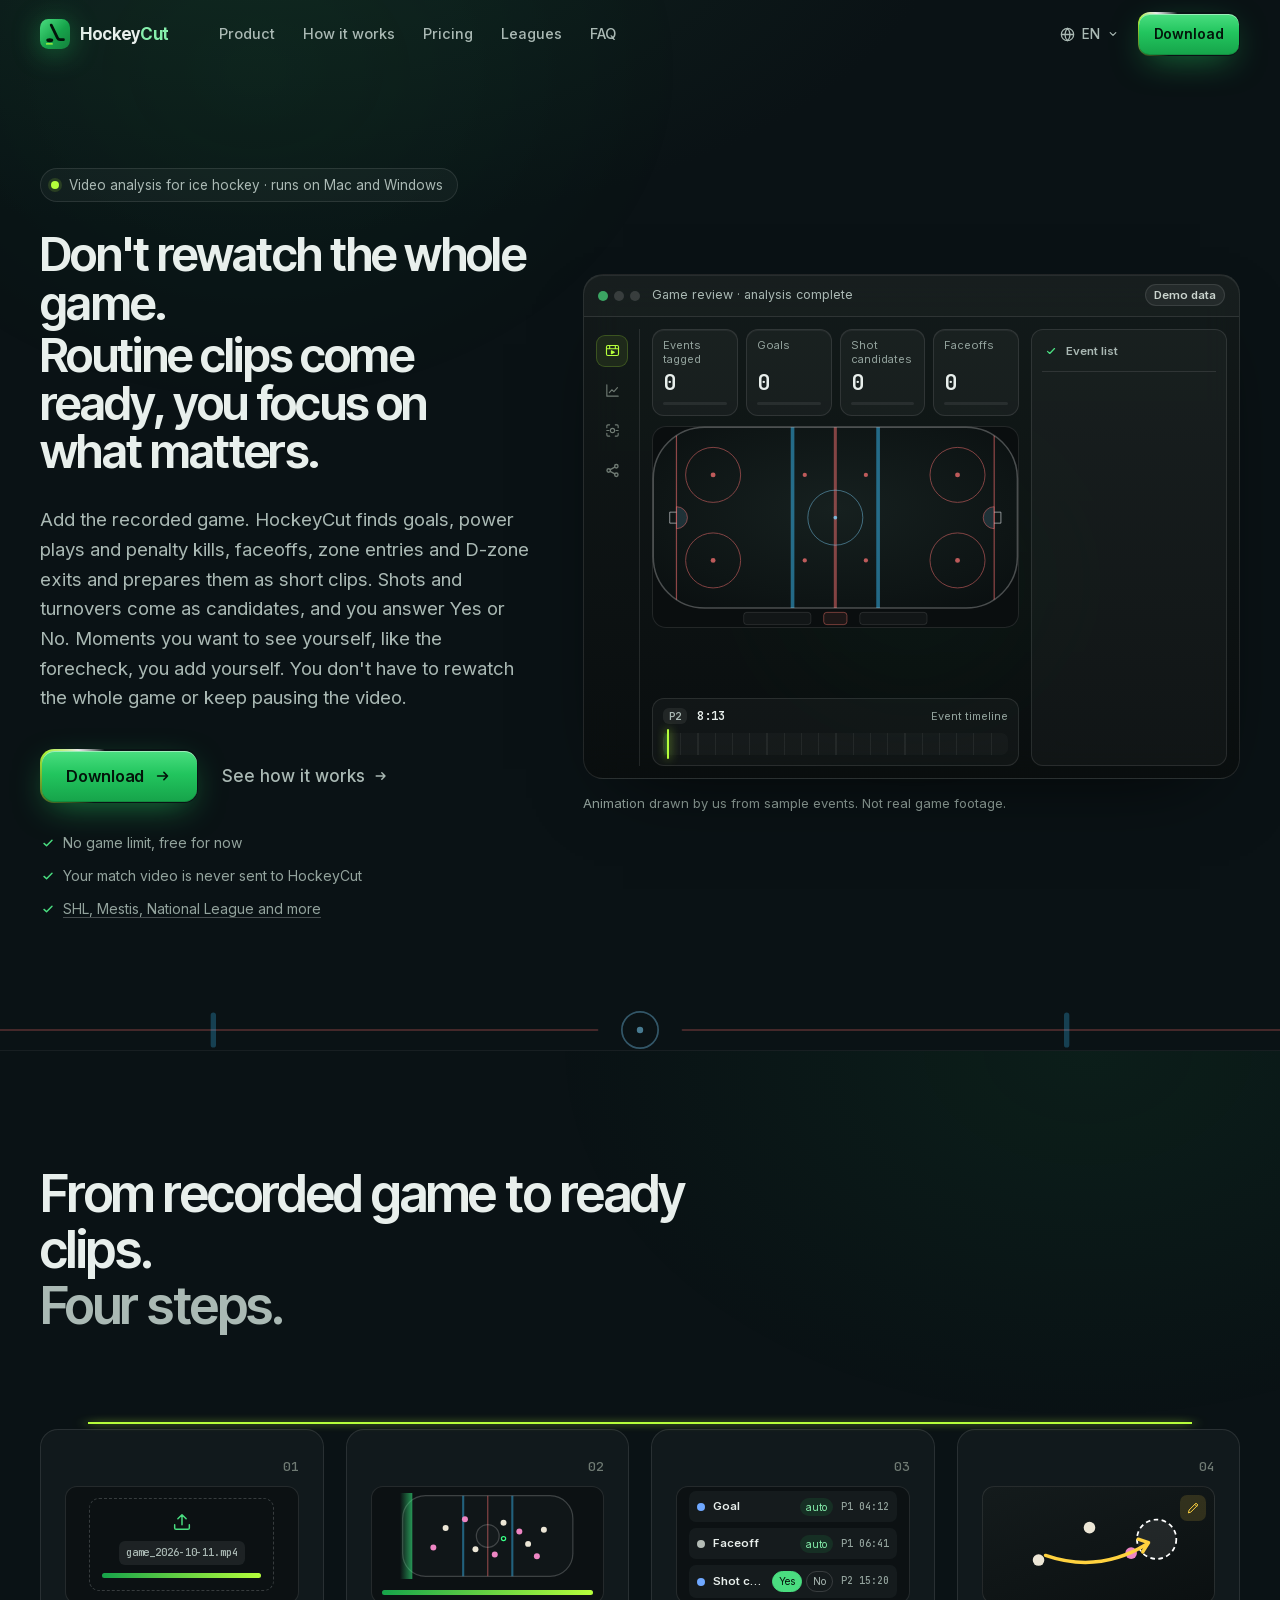
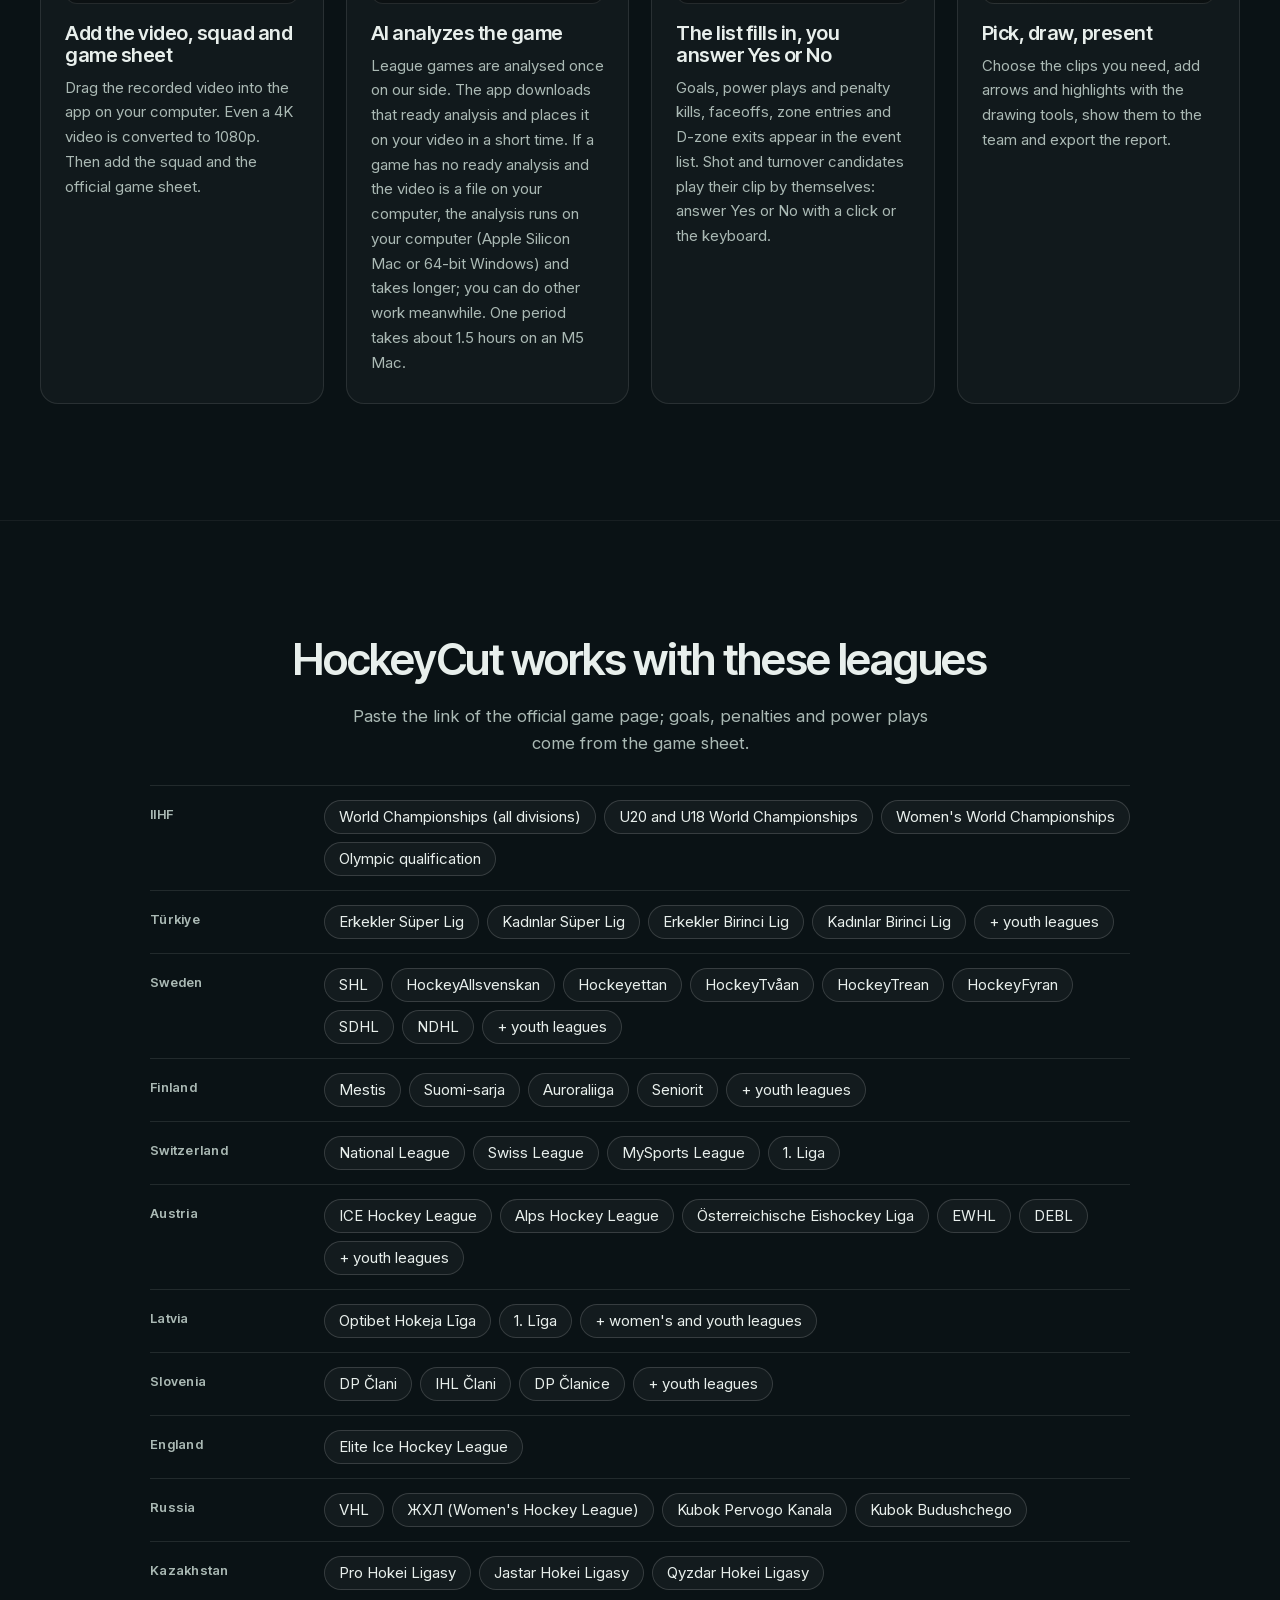
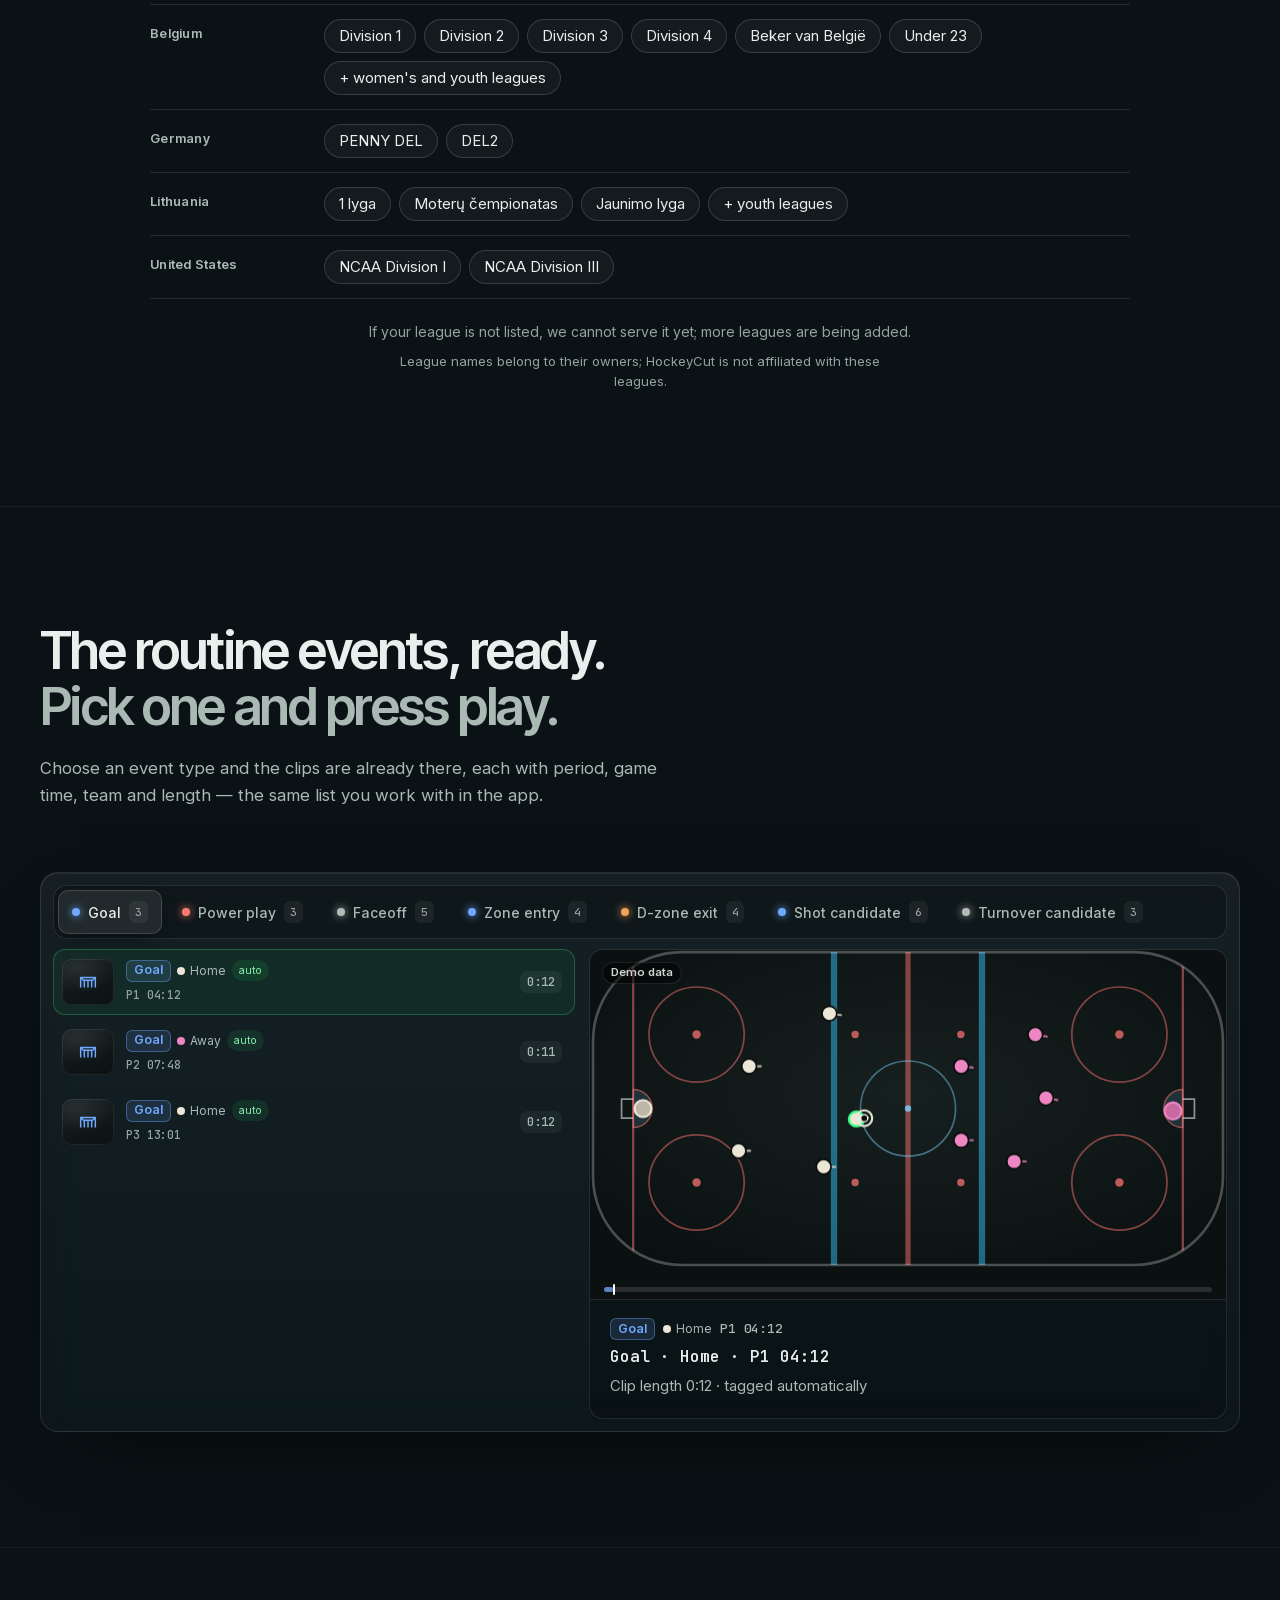
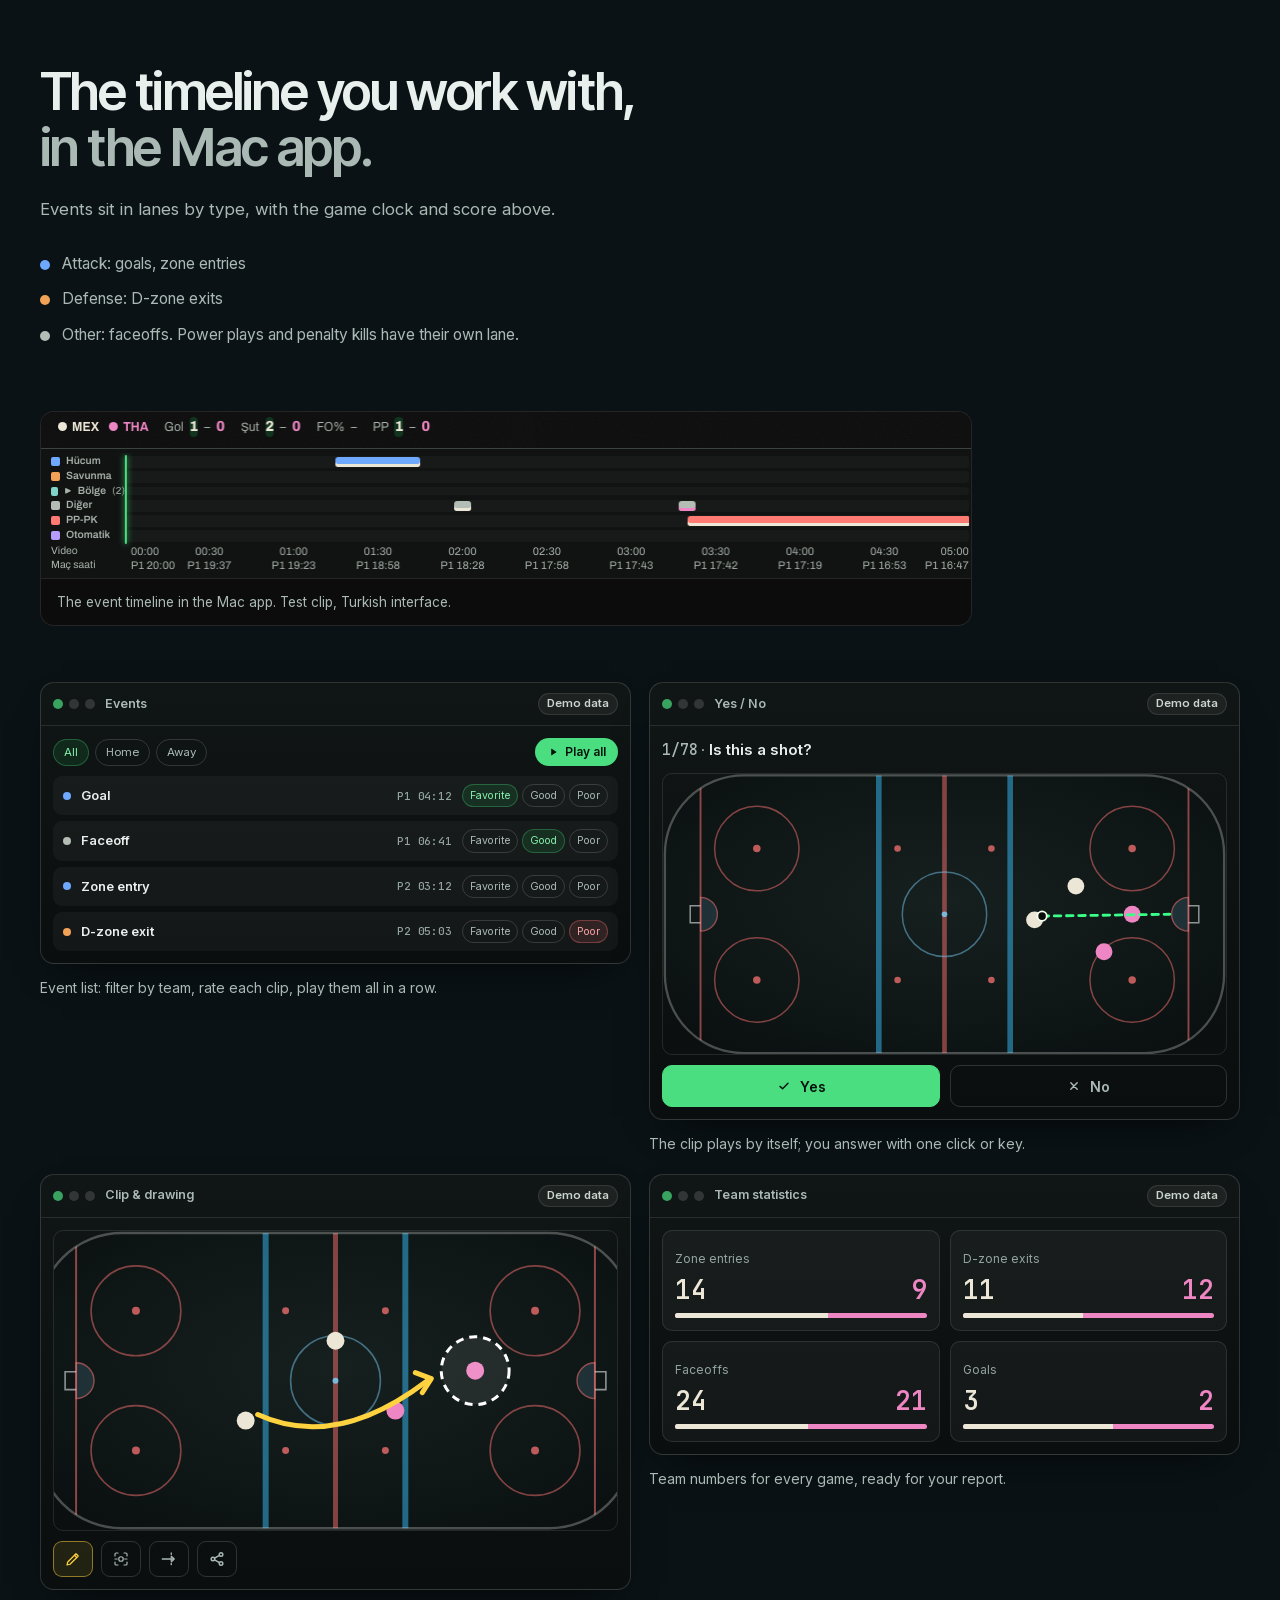
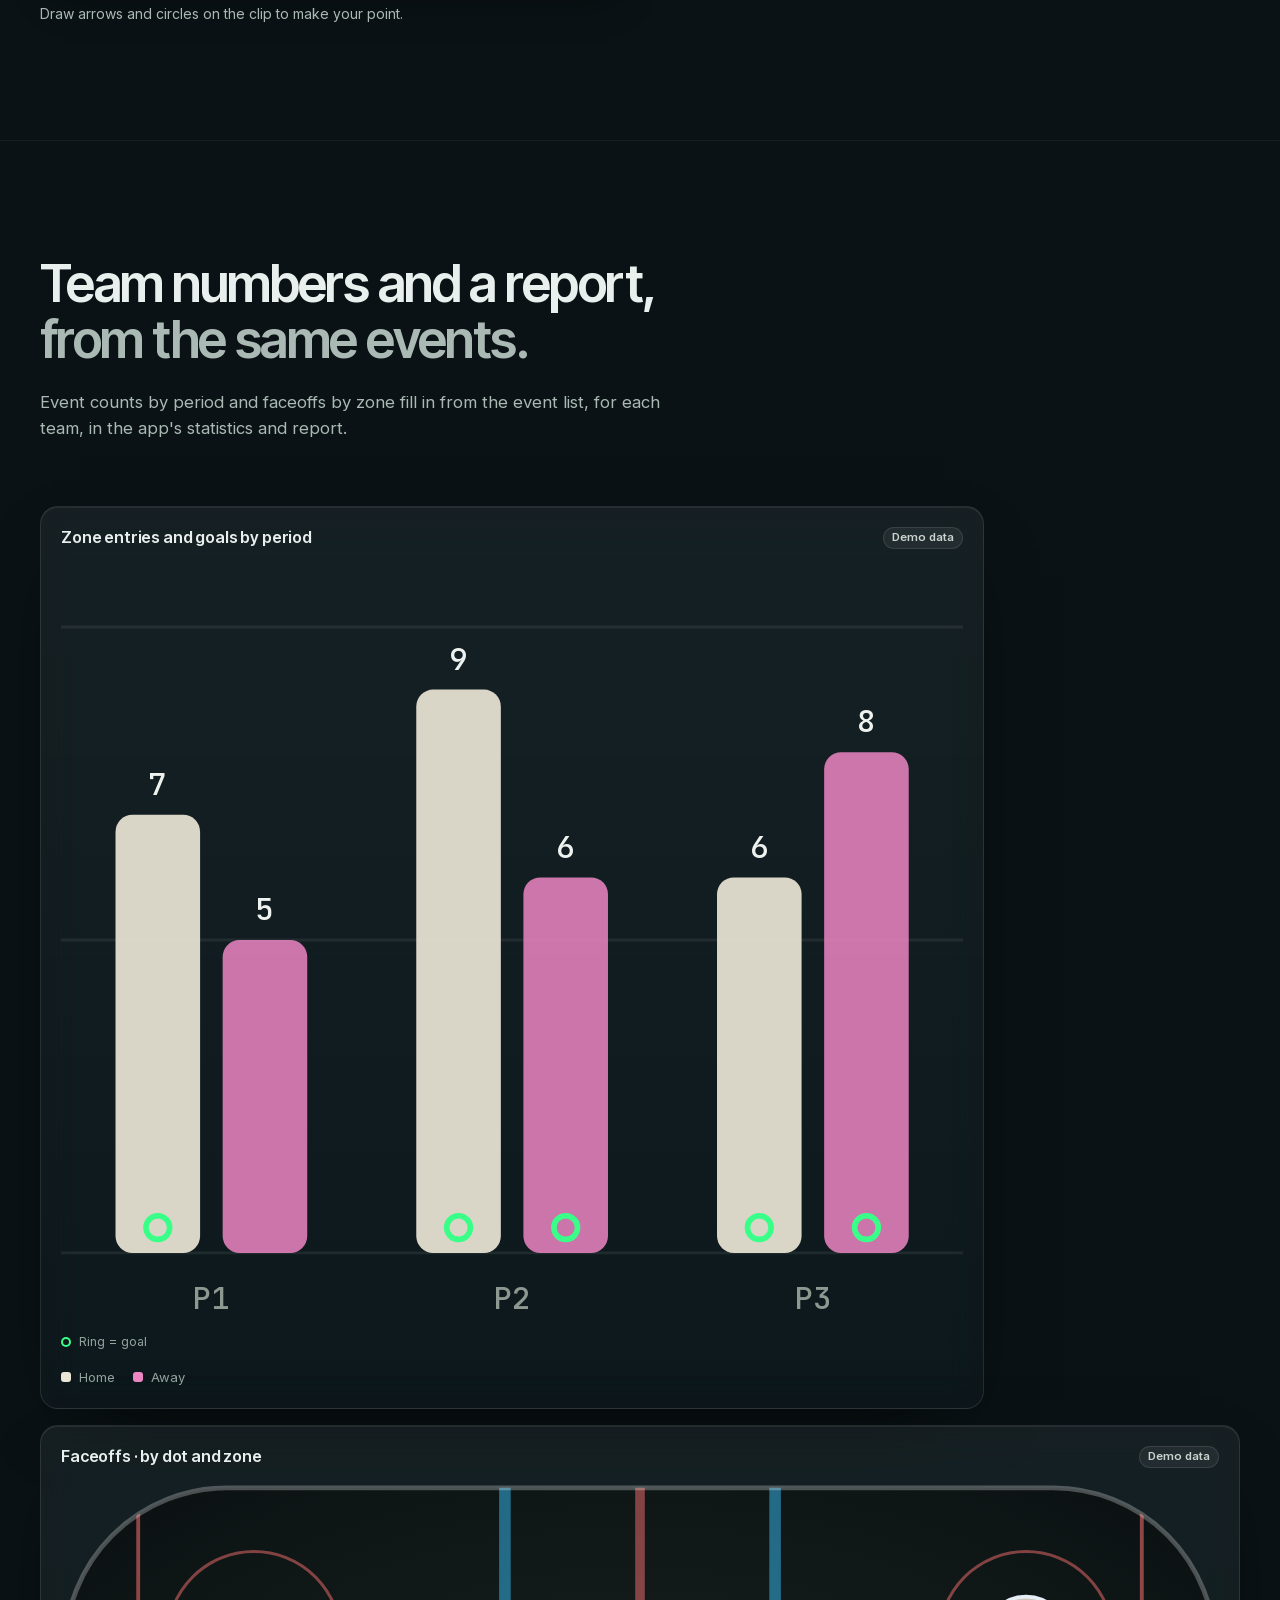
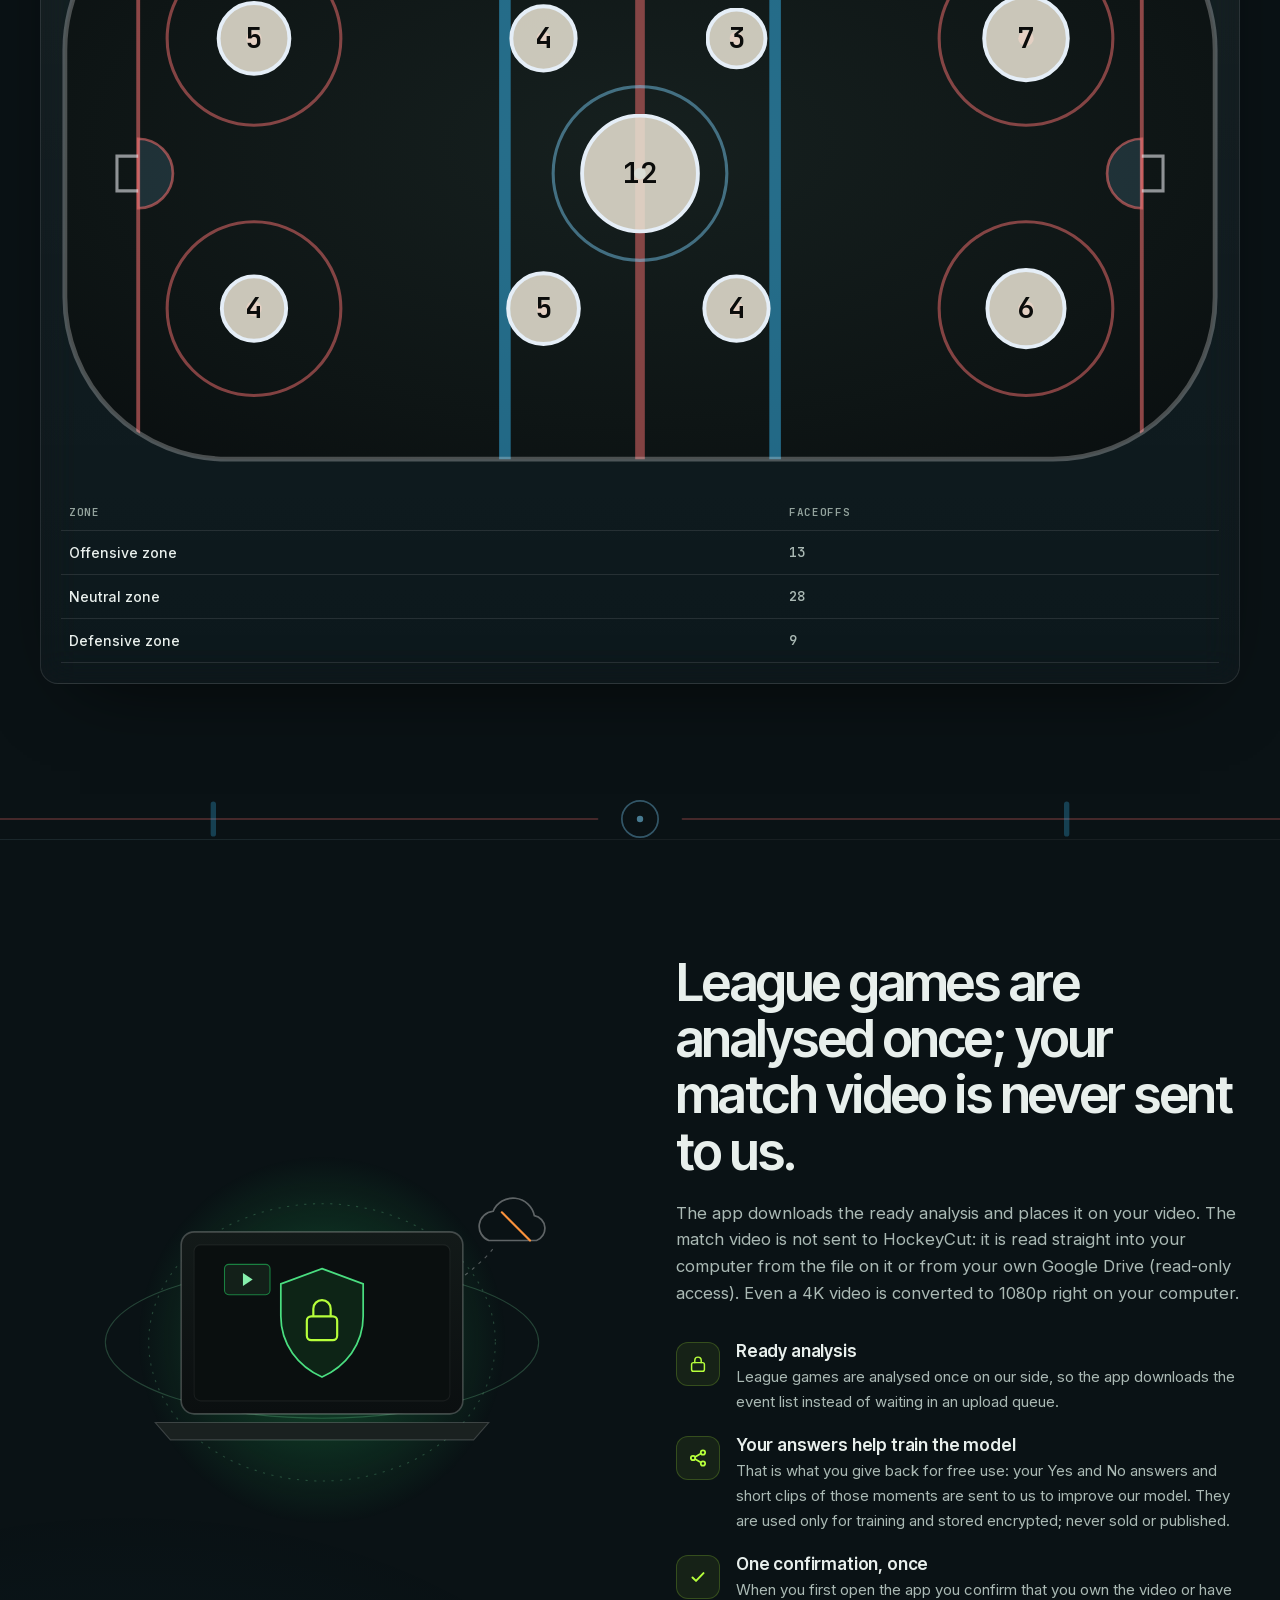
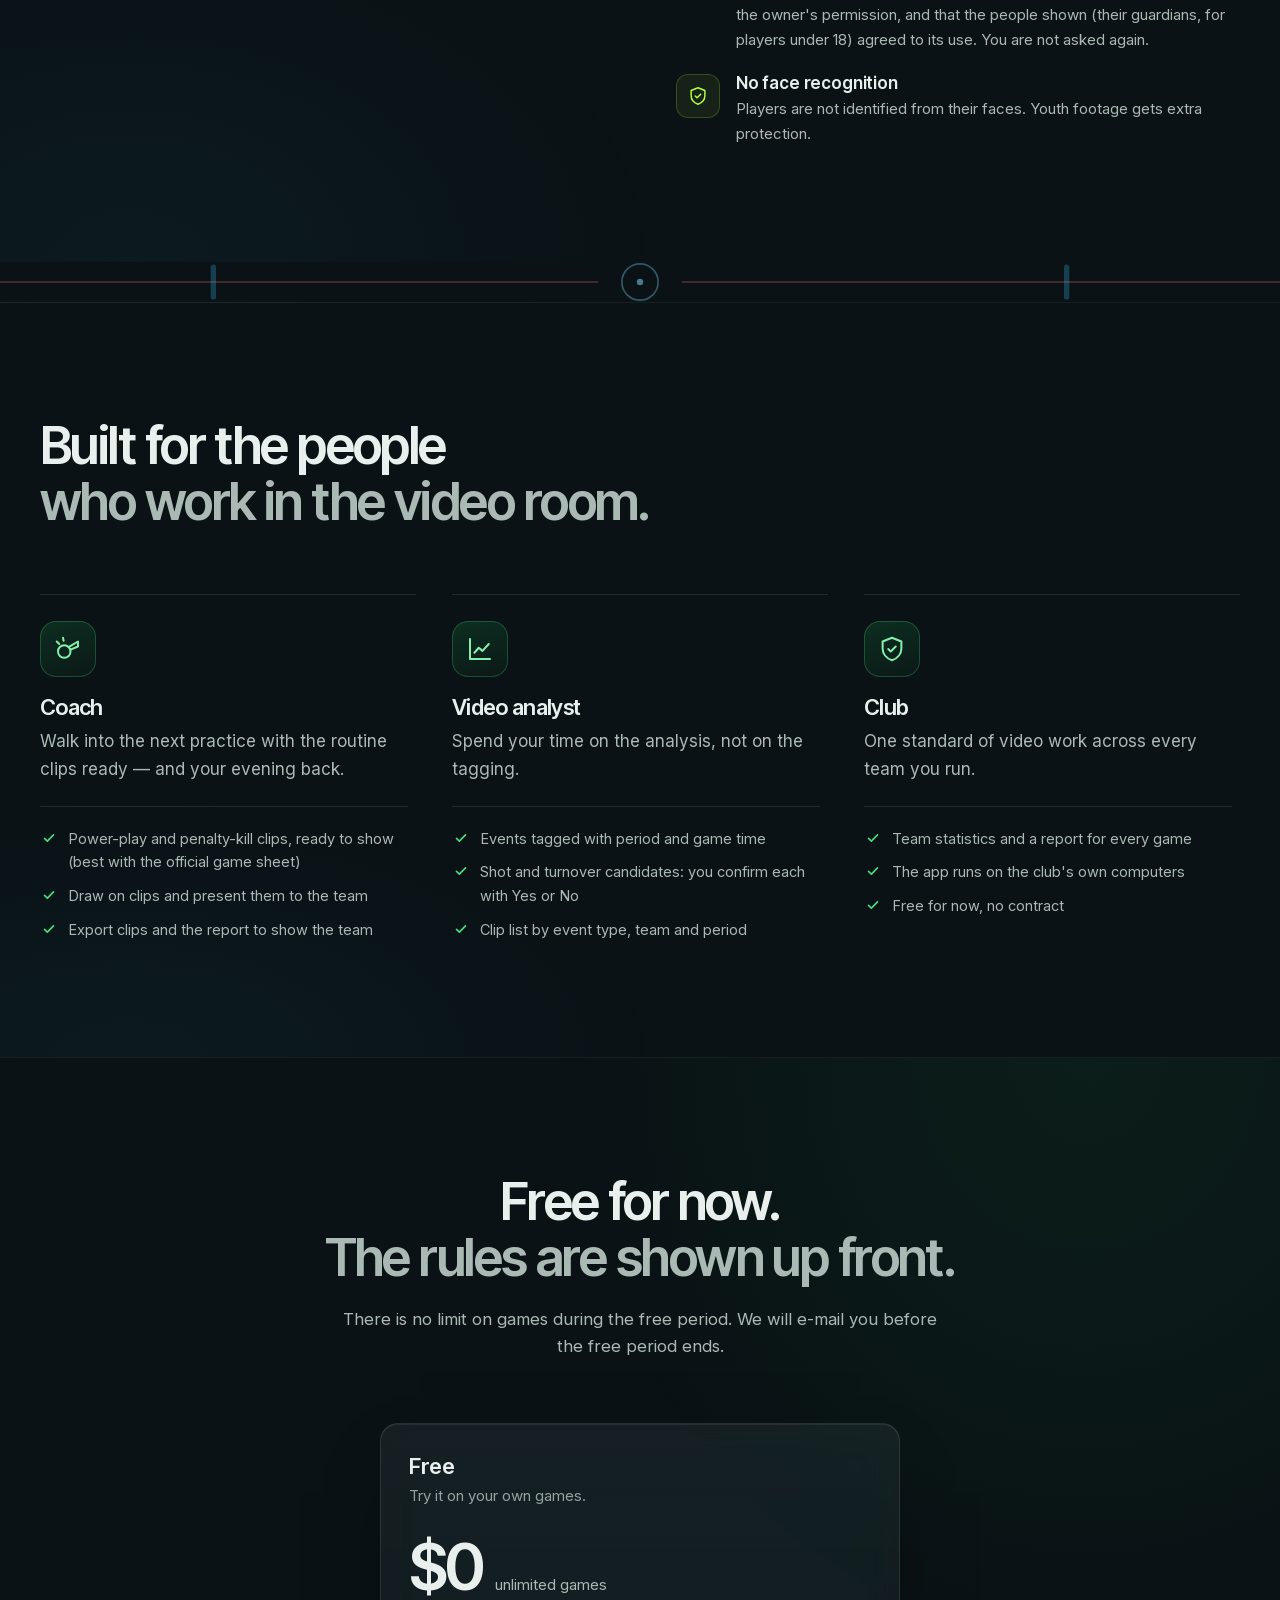
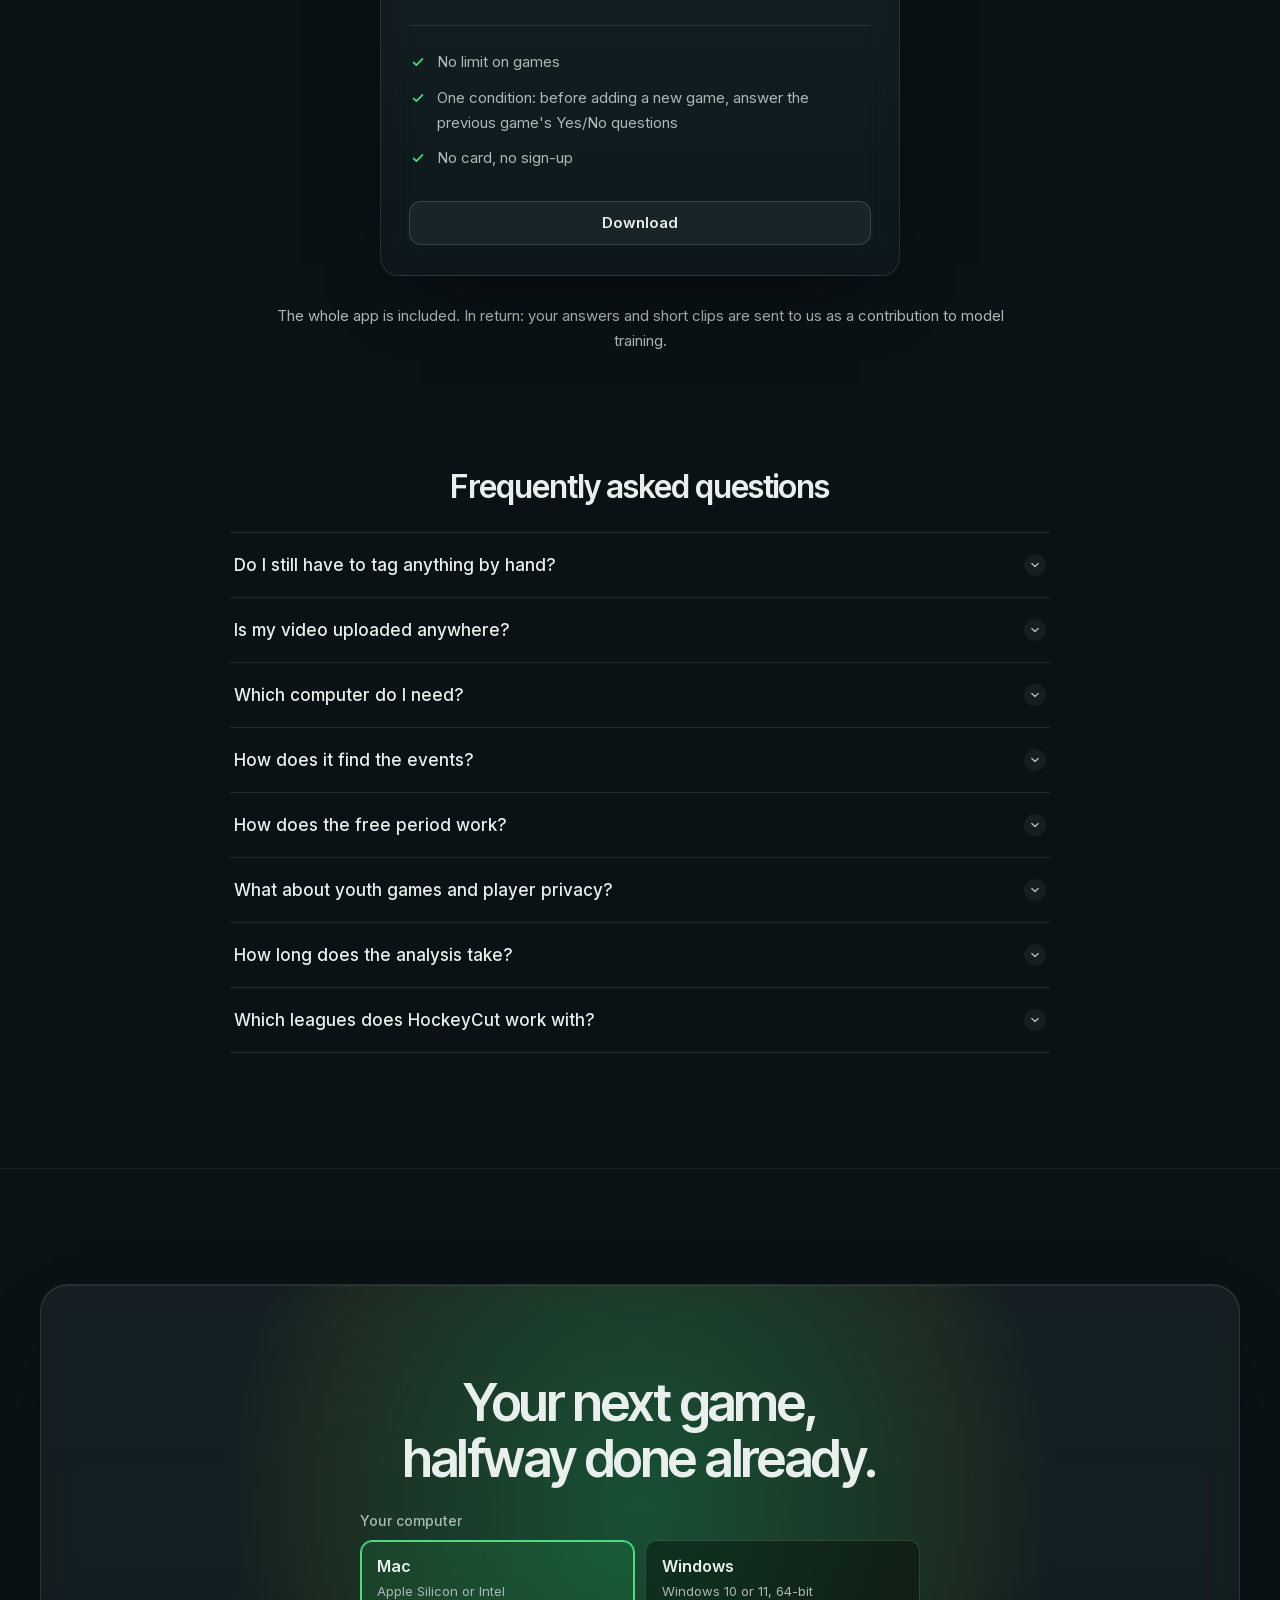
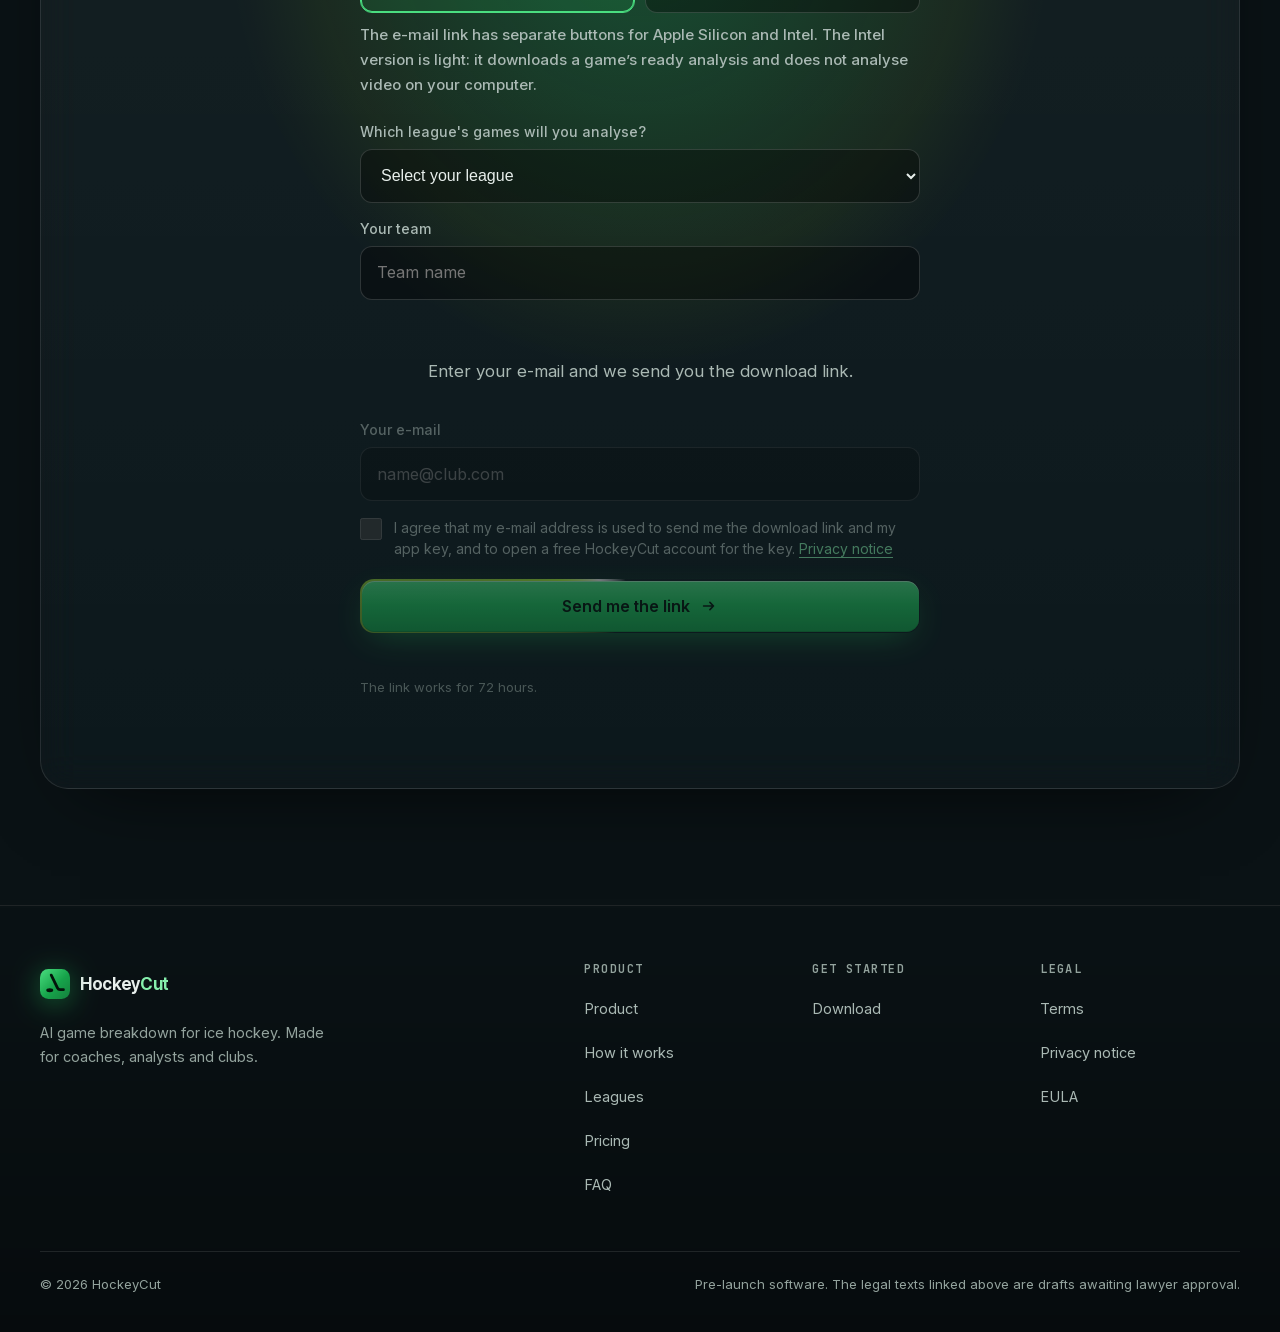
<file: index.html>
<!doctype html>
<html lang="en" dir="ltr">
<head>
<meta charset="utf-8">
<meta http-equiv="Content-Security-Policy" content="default-src 'self'; img-src 'self' data:; style-src 'self' 'unsafe-inline'; script-src 'self' 'unsafe-inline'; font-src 'self'; connect-src 'self' https://portal.hockeycut.com; base-uri 'self'; form-action 'self' https://portal.hockeycut.com">
<meta name="referrer" content="strict-origin-when-cross-origin">
<meta name="viewport" content="width=device-width,initial-scale=1">
<title>HockeyCut — AI game breakdown for ice hockey, on Mac and Windows</title>
<meta name="description" content="Add the recorded game: HockeyCut finds goals, power plays and penalty kills, faceoffs, zone entries and D-zone exits and prepares them as clips. Shots and turnovers come as candidates you confirm with Yes or No; moments you want to see yourself, you add. League games come as a ready analysis; if there is none, the analysis runs on your own computer (Mac or Windows).">
<meta name="theme-color" content="#07090a">
<meta property="og:title" content="HockeyCut — Don't rewatch the whole game.">
<meta property="og:description" content="HockeyCut lists the events of your recorded hockey game as clips. Shots and turnovers come as candidates you confirm. Runs on Mac and Windows.">
<meta property="og:type" content="website">
<link rel="canonical" href="https://hockeycut.com/">
<meta property="og:url" content="https://hockeycut.com/">
<link rel="alternate" hreflang="en" href="https://hockeycut.com/">
<link rel="alternate" hreflang="tr" href="https://hockeycut.com/?lang=tr">
<link rel="alternate" hreflang="de" href="https://hockeycut.com/?lang=de">
<link rel="alternate" hreflang="ru" href="https://hockeycut.com/?lang=ru">
<link rel="alternate" hreflang="es" href="https://hockeycut.com/?lang=es">
<link rel="alternate" hreflang="fr" href="https://hockeycut.com/?lang=fr">
<link rel="alternate" hreflang="it" href="https://hockeycut.com/?lang=it">
<link rel="alternate" hreflang="nl" href="https://hockeycut.com/?lang=nl">
<link rel="alternate" hreflang="cs" href="https://hockeycut.com/?lang=cs">
<link rel="alternate" hreflang="sk" href="https://hockeycut.com/?lang=sk">
<link rel="alternate" hreflang="sl" href="https://hockeycut.com/?lang=sl">
<link rel="alternate" hreflang="hr" href="https://hockeycut.com/?lang=hr">
<link rel="alternate" hreflang="bg" href="https://hockeycut.com/?lang=bg">
<link rel="alternate" hreflang="zh" href="https://hockeycut.com/?lang=zh">
<link rel="alternate" hreflang="ko" href="https://hockeycut.com/?lang=ko">
<link rel="alternate" hreflang="ja" href="https://hockeycut.com/?lang=ja">
<link rel="alternate" hreflang="x-default" href="https://hockeycut.com/">
<link rel="icon" href="img/favicon.svg" type="image/svg+xml">
<link rel="stylesheet" href="css/fonts.css">
<link rel="stylesheet" href="css/site.css">
<link rel="stylesheet" href="css/hareket.css">
<script>document.documentElement.classList.add('js')</script>
</head>
<body>
<svg width="0" height="0" style="position:absolute" aria-hidden="true" focusable="false">
  <symbol id="i-arrow" viewBox="0 0 20 20"><path d="M4 10h11m-4-4 4 4-4 4" fill="none" stroke="currentColor" stroke-width="1.8" stroke-linecap="round" stroke-linejoin="round"/></symbol>
  <symbol id="i-check" viewBox="0 0 20 20"><path d="m5 10.5 3.2 3L15 6.5" fill="none" stroke="currentColor" stroke-width="1.8" stroke-linecap="round" stroke-linejoin="round"/></symbol>
  <symbol id="i-x" viewBox="0 0 20 20"><path d="m6 6 8 8m0-8-8 8" fill="none" stroke="currentColor" stroke-width="1.8" stroke-linecap="round"/></symbol>
  <symbol id="i-dash" viewBox="0 0 20 20"><path d="M6 10h8" fill="none" stroke="currentColor" stroke-width="1.8" stroke-linecap="round"/></symbol>
  <symbol id="i-globe" viewBox="0 0 20 20"><g fill="none" stroke="currentColor" stroke-width="1.5"><circle cx="10" cy="10" r="7.25"/><path d="M2.75 10h14.5M10 2.75c2.2 2.3 3 4.7 3 7.25s-.8 4.95-3 7.25c-2.2-2.3-3-4.7-3-7.25s.8-4.95 3-7.25Z"/></g></symbol>
  <symbol id="i-chev" viewBox="0 0 20 20"><path d="m6 8 4 4 4-4" fill="none" stroke="currentColor" stroke-width="1.7" stroke-linecap="round" stroke-linejoin="round"/></symbol>
  <symbol id="i-menu" viewBox="0 0 20 20"><path d="M3.5 6.5h13M3.5 13.5h13" fill="none" stroke="currentColor" stroke-width="1.7" stroke-linecap="round"/></symbol>
  <symbol id="i-play" viewBox="0 0 20 20"><path d="M7 5.2v9.6a.6.6 0 0 0 .9.5l7.6-4.8a.6.6 0 0 0 0-1L7.9 4.7a.6.6 0 0 0-.9.5Z" fill="currentColor"/></symbol>
  <symbol id="i-upload" viewBox="0 0 24 24"><g fill="none" stroke="currentColor" stroke-width="1.6" stroke-linecap="round" stroke-linejoin="round"><path d="M4 15v3.5A1.5 1.5 0 0 0 5.5 20h13a1.5 1.5 0 0 0 1.5-1.5V15"/><path d="M12 15V4m-4.5 4.5L12 4l4.5 4.5"/></g></symbol>
  <symbol id="i-scan" viewBox="0 0 24 24"><g fill="none" stroke="currentColor" stroke-width="1.6" stroke-linecap="round"><path d="M4 8V5.5A1.5 1.5 0 0 1 5.5 4H8m8 0h2.5A1.5 1.5 0 0 1 20 5.5V8m0 8v2.5a1.5 1.5 0 0 1-1.5 1.5H16m-8 0H5.5A1.5 1.5 0 0 1 4 18.5V16"/><circle cx="12" cy="12" r="3"/><path d="M4 12h3m10 0h3"/></g></symbol>
  <symbol id="i-clips" viewBox="0 0 24 24"><g fill="none" stroke="currentColor" stroke-width="1.6" stroke-linecap="round" stroke-linejoin="round"><rect x="3.5" y="5" width="17" height="14" rx="2"/><path d="M3.5 9.5h17M8 5v4.5m8-4.5v4.5"/><path d="m10.5 12.5 4 2-4 2z" fill="currentColor"/></g></symbol>
  <symbol id="i-whistle" viewBox="0 0 24 24"><g fill="none" stroke="currentColor" stroke-width="1.6" stroke-linecap="round" stroke-linejoin="round"><circle cx="9" cy="14" r="5"/><path d="M12.5 10.5 20 6v4l-6 2.5M3 6l2 2m3-5 .5 2.5"/></g></symbol>
  <symbol id="i-chart" viewBox="0 0 24 24"><g fill="none" stroke="currentColor" stroke-width="1.6" stroke-linecap="round" stroke-linejoin="round"><path d="M4 20V4m0 16h16"/><path d="m7.5 15 3.5-4 3 2.5L19 8"/></g></symbol>
  <symbol id="i-club" viewBox="0 0 24 24"><g fill="none" stroke="currentColor" stroke-width="1.6" stroke-linecap="round" stroke-linejoin="round"><path d="M12 3 4.5 6v5.5c0 4.4 3.1 8 7.5 9.5 4.4-1.5 7.5-5.1 7.5-9.5V6z"/><path d="m9 12 2 2 4-4"/></g></symbol>
  <symbol id="i-lock" viewBox="0 0 24 24"><g fill="none" stroke="currentColor" stroke-width="1.6" stroke-linecap="round" stroke-linejoin="round"><rect x="5" y="10.5" width="14" height="9.5" rx="2"/><path d="M8.5 10.5V8a3.5 3.5 0 0 1 7 0v2.5"/></g></symbol>
  <symbol id="i-ev-shot" viewBox="0 0 24 24"><g fill="none" stroke="currentColor" stroke-width="1.7" stroke-linecap="round"><path d="M3 10h7M5 14h6"/><ellipse cx="16.5" cy="12.5" rx="4.5" ry="2.4"/></g></symbol>
  <symbol id="i-ev-turn" viewBox="0 0 24 24"><g fill="none" stroke="currentColor" stroke-width="1.7" stroke-linecap="round" stroke-linejoin="round"><path d="M4 9h13m-3.5-3.5L17 9l-3.5 3.5M20 15H7m3.5-3.5L7 15l3.5 3.5"/></g></symbol>
  <symbol id="i-ev-goal" viewBox="0 0 24 24"><g fill="none" stroke="currentColor" stroke-width="1.6" stroke-linejoin="round"><path d="M4 18V7h16v11M4 7l3 3h10l3-3M8 10v8m4-8v8m4-8v8"/></g></symbol>
  <symbol id="i-ev-fo" viewBox="0 0 24 24"><g fill="none" stroke="currentColor" stroke-width="1.7"><circle cx="12" cy="12" r="7.5"/><circle cx="12" cy="12" r="1.8" fill="currentColor"/></g></symbol>
  <symbol id="i-ev-pp" viewBox="0 0 24 24"><g fill="none" stroke="currentColor" stroke-width="1.7" stroke-linecap="round"><circle cx="12" cy="13.5" r="7"/><path d="M12 10v3.5l2.5 2M9.5 3.5h5"/></g></symbol>
  <symbol id="i-ev-entry" viewBox="0 0 24 24"><g fill="none" stroke="currentColor" stroke-width="1.7" stroke-linecap="round" stroke-linejoin="round"><path d="M15 4v16" stroke-dasharray="2 2.5"/><path d="M3 12h16m-3.5-3.5L19 12l-3.5 3.5"/></g></symbol>
  <symbol id="i-ev-exit" viewBox="0 0 24 24"><g fill="none" stroke="currentColor" stroke-width="1.7" stroke-linecap="round" stroke-linejoin="round"><path d="M9 4v16" stroke-dasharray="2 2.5"/><path d="M21 12H5m3.5-3.5L5 12l3.5 3.5"/></g></symbol>
  <symbol id="i-pen" viewBox="0 0 24 24"><g fill="none" stroke="currentColor" stroke-width="1.6" stroke-linecap="round" stroke-linejoin="round"><path d="M4 20l1-4L16 5l3 3L8 19z"/><path d="m14 7 3 3"/></g></symbol>
  <symbol id="i-sep" viewBox="0 0 1200 40" preserveAspectRatio="xMidYMid slice"><g fill="none" stroke-linecap="round"><path d="M0 20h560M640 20h560" stroke="#f87171" stroke-opacity=".28" stroke-width="2"/><path d="M200 6v28M1000 6v28" stroke="#38bdf8" stroke-opacity=".3" stroke-width="5"/><circle cx="600" cy="20" r="17" stroke="#7dd3fc" stroke-opacity=".4" stroke-width="1.6"/><circle cx="600" cy="20" r="3" fill="#7dd3fc" fill-opacity=".6" stroke="none"/></g></symbol>
  <symbol id="i-share" viewBox="0 0 20 20"><g fill="none" stroke="currentColor" stroke-width="1.6" stroke-linecap="round" stroke-linejoin="round"><circle cx="14.5" cy="5" r="2"/><circle cx="5.5" cy="10" r="2"/><circle cx="14.5" cy="15" r="2"/><path d="m7.3 9 5.4-3m-5.4 5 5.4 3"/></g></symbol>
</svg>

<div class="bg" aria-hidden="true"><div class="aurora a1"></div><div class="aurora a2"></div><div class="aurora a3"></div><div class="grid"></div><div class="noise"></div></div>

<a class="skip" href="#main" data-i18n="nav.skip">Skip to content</a>

<header class="nav" id="nav">
  <div class="wrap nav-in">
    <a class="brand" href="#top" aria-label="HockeyCut — home">
      <svg class="brand-mark" viewBox="0 0 32 32" aria-hidden="true"><defs><linearGradient id="lg-b" x1="0" y1="0" x2="1" y2="1"><stop offset="0" stop-color="#4ade80"/><stop offset=".55" stop-color="#16a34a"/><stop offset="1" stop-color="#15803d"/></linearGradient></defs><rect width="32" height="32" rx="9" fill="url(#lg-b)"/><path d="M12 6.5l6.6 13.6q.9 1.9 2.9 1.9H25" fill="none" stroke="#03140a" stroke-width="3" stroke-linecap="round" stroke-linejoin="round"/><ellipse cx="10.4" cy="22.6" rx="3.7" ry="2.1" fill="#03140a"/><path d="M7 26.6h6" stroke="#b6ff3b" stroke-width="1.4" stroke-linecap="round"/></svg>
      <span class="brand-name">Hockey<em>Cut</em></span>
    </a>
    <nav class="nav-links" id="navLinks" aria-label="Main">
      <a href="#product" data-i18n="nav.product">Product</a>
      <a href="#how" data-i18n="nav.how">How it works</a>
      <a href="#pricing" data-i18n="nav.pricing">Pricing</a>
      <a href="#leagues" data-i18n="nav.leagues">Leagues</a>
      <a href="#faq" data-i18n="nav.faq">FAQ</a>
    </nav>
    <div class="nav-actions">
      <div class="lang" id="lang">
        <button class="lang-btn" type="button" aria-expanded="false" aria-controls="langList" data-i18n-aria="lang.label" aria-label="Language: English">
          <svg aria-hidden="true"><use href="#i-globe"/></svg><span>EN</span><svg class="chev" aria-hidden="true"><use href="#i-chev"/></svg>
        </button>
        <ul class="lang-list glass" id="langList" hidden>
          <li><a href="?lang=en" lang="en" aria-current="true">English <span class="lc">EN</span></a></li>
          <li><span class="soon" lang="tr" aria-disabled="true">Türkçe <i data-i18n="lang.soon">soon</i></span></li>
          <li><span class="soon" lang="de" aria-disabled="true">Deutsch <i data-i18n="lang.soon">soon</i></span></li>
          <li><span class="soon" lang="ru" aria-disabled="true">Русский <i data-i18n="lang.soon">soon</i></span></li>
          <li><span class="soon" lang="es" aria-disabled="true">Español <i data-i18n="lang.soon">soon</i></span></li>
          <li><span class="soon" lang="fr" aria-disabled="true">Français <i data-i18n="lang.soon">soon</i></span></li>
          <li><span class="soon" lang="it" aria-disabled="true">Italiano <i data-i18n="lang.soon">soon</i></span></li>
          <li><span class="soon" lang="nl" aria-disabled="true">Nederlands <i data-i18n="lang.soon">soon</i></span></li>
          <li><span class="soon" lang="cs" aria-disabled="true">Čeština <i data-i18n="lang.soon">soon</i></span></li>
          <li><span class="soon" lang="sk" aria-disabled="true">Slovenčina <i data-i18n="lang.soon">soon</i></span></li>
          <li><span class="soon" lang="sl" aria-disabled="true">Slovenščina <i data-i18n="lang.soon">soon</i></span></li>
          <li><span class="soon" lang="hr" aria-disabled="true">Hrvatski <i data-i18n="lang.soon">soon</i></span></li>
          <li><span class="soon" lang="bg" aria-disabled="true">Български <i data-i18n="lang.soon">soon</i></span></li>
          <li><span class="soon" lang="zh" aria-disabled="true">中文 <i data-i18n="lang.soon">soon</i></span></li>
          <li><span class="soon" lang="ko" aria-disabled="true">한국어 <i data-i18n="lang.soon">soon</i></span></li>
          <li><span class="soon" lang="ja" aria-disabled="true">日本語 <i data-i18n="lang.soon">soon</i></span></li>
        </ul>
      </div>
      <a class="btn btn-primary btn-sm" href="#download"><span data-i18n="nav.dl">Download</span></a>
      <button class="nav-toggle" type="button" id="navToggle" aria-expanded="false" aria-controls="navLinks" data-i18n-aria="nav.menu" aria-label="Menu"><svg aria-hidden="true"><use href="#i-menu"/></svg></button>
    </div>
  </div>
</header>

<main id="main">

<!-- 1–2 · HERO -->
<section class="hero" id="top" aria-labelledby="hero-title">
  <div class="wrap hero-grid">
    <div class="hero-copy">
      <p class="pill rv"><span class="pill-dot" aria-hidden="true"></span><span data-i18n="hero.eyebrow">Video analysis for ice hockey · runs on your Mac</span></p>
      <h1 id="hero-title" class="hero-title"><span class="ln" data-i18n="hero.title1">Don't rewatch the whole game.</span> <span class="ln" data-i18n="hero.title2">Routine clips come ready, you focus on what matters.</span></h1>
      <p class="lead rv" data-i18n="hero.lead">Add the recorded game. HockeyCut finds goals, power plays and penalty kills, faceoffs, zone entries and D-zone exits and prepares them as short clips. Shots and turnovers come as candidates, and you answer Yes or No. Moments you want to see yourself, like the forecheck, you add yourself. You don't have to rewatch the whole game or keep pausing the video.</p>
      <div class="hero-cta rv">
        <a class="btn btn-primary btn-lg" href="#download"><span data-i18n="cta.dl">Download for Mac</span><svg aria-hidden="true"><use href="#i-arrow"/></svg></a>
        <a class="btn-link" href="#how"><span data-i18n="hero.secondary">See how it works</span><svg aria-hidden="true"><use href="#i-arrow"/></svg></a>
      </div>
      <ul class="hero-meta rv">
        <li><svg aria-hidden="true"><use href="#i-check"/></svg><span data-i18n="hero.meta1">No game limit, free for now</span></li>
        <li><svg aria-hidden="true"><use href="#i-check"/></svg><span data-i18n="hero.meta3">The full game stays on your Mac</span></li>
        <li><svg aria-hidden="true"><use href="#i-check"/></svg><a class="hero-lg" href="#leagues" data-i18n="hero.meta4">SHL, Mestis, National League and more</a></li>
      </ul>
    </div>

    <div class="hero-visual rv">
      <div class="hp glass" id="heroPanel" role="img" data-i18n-aria="panel.aria" aria-label="Animated replay of a finished analysis with demo data: a faceoff, a D-zone exit, a zone entry, a shot candidate and a goal on an ice rink, each shown on a timeline and in an event list.">
        <div class="hp-top">
          <span class="hp-dots"><i></i><i></i><i></i></span>
          <span class="hp-title" data-i18n="panel.title">Game review · analysis complete</span>
          <span class="chip-demo" data-i18n="panel.demo">Demo data</span>
        </div>
        <div class="hp-body">
          <div class="hp-rail">
            <span class="on"><svg><use href="#i-clips"/></svg></span>
            <span><svg><use href="#i-chart"/></svg></span>
            <span><svg><use href="#i-scan"/></svg></span>
            <span><svg><use href="#i-share"/></svg></span>
          </div>
          <div class="hp-main">
            <div class="kpis">
              <div class="kpi"><span class="kpi-l" data-i18n="kpi.events">Events tagged</span><b class="kpi-v" data-kpi="events">0</b><span class="kpi-bar"><i data-kbar="events"></i></span></div>
              <div class="kpi"><span class="kpi-l" data-i18n="kpi.goals">Goals</span><b class="kpi-v" data-kpi="goals">0</b><span class="kpi-bar"><i data-kbar="goals"></i></span></div>
              <div class="kpi"><span class="kpi-l" data-i18n="kpi.sog">Shot candidates</span><b class="kpi-v" data-kpi="sog">0</b><span class="kpi-bar"><i data-kbar="sog"></i></span></div>
              <div class="kpi"><span class="kpi-l" data-i18n="kpi.fo">Faceoffs</span><b class="kpi-v" data-kpi="fo">0</b><span class="kpi-bar"><i data-kbar="fo"></i></span></div>
            </div>
            <div class="rink-wrap" id="rinkWrap">
              <svg class="rink" viewBox="0 0 600 330" preserveAspectRatio="xMidYMid meet"><use href="#rinkArt"/><g class="bench"><rect x="150" y="305" width="110" height="20" rx="5"/><rect x="340" y="305" width="110" height="20" rx="5"/><rect class="pbox" x="281" y="305" width="38" height="20" rx="5"/></g></svg>
              <canvas id="rinkCanvas"></canvas>
              <span class="rink-flash" id="rinkFlash"></span>
            </div>
            <div class="tag-strip" id="tagStrip" aria-hidden="true"></div>
            <div class="tl">
              <div class="tl-row"><span class="tl-p">P2</span><span class="tl-clock" id="tlClock">12:20</span><span class="tl-lbl" data-i18n="panel.timeline">Event timeline</span></div>
              <div class="tl-track" id="tlTrack"><span class="tl-fill" id="tlFill"></span><span class="tl-head" id="tlHead"></span></div>
            </div>
          </div>
          <div class="hp-feed">
            <div class="feed-h"><svg aria-hidden="true"><use href="#i-check"/></svg><span data-i18n="panel.feed">Event list</span></div>
            <ol class="feed" id="feed"></ol>
          </div>
        </div>
      </div>
      <p class="hp-note" data-i18n="panel.note">Animation drawn by us from sample events. Not real game footage.</p>
      <div class="hp-glow" aria-hidden="true"></div>
    </div>
  </div>
</section>

<!-- shared rink artwork -->
<svg width="0" height="0" style="position:absolute" aria-hidden="true" focusable="false">
  <defs>
    <radialGradient id="iceG" cx="50%" cy="45%" r="70%"><stop offset="0" stop-color="#16201f"/><stop offset=".7" stop-color="#0e1515"/><stop offset="1" stop-color="#0a0f10"/></radialGradient>
    <clipPath id="rinkClip"><rect x="2" y="2" width="596" height="296" rx="84"/></clipPath>
    <g id="rinkArt">
      <rect x="2" y="2" width="596" height="296" rx="84" fill="url(#iceG)"/>
      <g clip-path="url(#rinkClip)">
        <rect x="39" y="0" width="2" height="300" fill="#f87171" opacity=".55"/><rect x="559" y="0" width="2" height="300" fill="#f87171" opacity=".55"/>
        <rect x="227" y="0" width="6" height="300" fill="#38bdf8" opacity=".5"/><rect x="367" y="0" width="6" height="300" fill="#38bdf8" opacity=".5"/>
        <rect x="297.5" y="0" width="5" height="300" fill="#f87171" opacity=".5"/>
      </g>
      <g fill="none" stroke-width="1.6">
        <circle cx="300" cy="150" r="45" stroke="#7dd3fc" opacity=".45"/>
        <g stroke="#f87171" opacity=".5"><circle cx="100" cy="80" r="45"/><circle cx="100" cy="220" r="45"/><circle cx="500" cy="80" r="45"/><circle cx="500" cy="220" r="45"/></g>
      </g>
      <g fill="#f87171" opacity=".75"><circle cx="100" cy="80" r="4"/><circle cx="100" cy="220" r="4"/><circle cx="500" cy="80" r="4"/><circle cx="500" cy="220" r="4"/><circle cx="250" cy="80" r="3.5"/><circle cx="250" cy="220" r="3.5"/><circle cx="350" cy="80" r="3.5"/><circle cx="350" cy="220" r="3.5"/></g>
      <circle cx="300" cy="150" r="3" fill="#7dd3fc" opacity=".8"/>
      <path d="M560 132A18 18 0 0 0 560 168Z M40 132A18 18 0 0 1 40 168Z" fill="#7dd3fc" fill-opacity=".14" stroke="#f87171" stroke-opacity=".55" stroke-width="1.4"/>
      <path d="M560 141h11v18h-11M40 141H29v18h11" fill="none" stroke="#e5e7eb" stroke-opacity=".6" stroke-width="1.6"/>
      <rect x="2" y="2" width="596" height="296" rx="84" fill="none" stroke="#ffffff" stroke-opacity=".26" stroke-width="2.5"/>
    </g>
  </defs>
</svg>

<div class="sep" aria-hidden="true"><svg><use href="#i-sep"/></svg></div>

<!-- 4 · HOW IT WORKS -->
<section class="sec how" id="how" aria-labelledby="how-title">
  <div class="wrap">
    <div class="sec-head">
      <h2 id="how-title"><span data-i18n="how.title1">From recorded game to ready clips.</span> <span class="dim" data-i18n="how.title2">Four steps.</span></h2>
    </div>
    <div class="steps" id="steps">
      <svg class="steps-line" id="stepsLine" viewBox="0 0 1000 100" preserveAspectRatio="none" aria-hidden="true">
        <path class="track" d="M40 50 H 960"/>
        <path class="draw" id="stepsPath" d="M40 50 H 960" pathLength="1"/>
      </svg>
      <ol class="steps-list">
        <li class="step glass rv">
          <span class="step-n mono">01</span>
          <div class="sv sv-up" aria-hidden="true"><div class="up-zone"><svg><use href="#i-upload"/></svg><span class="up-file mono">game_2026-10-11.mp4</span><span class="up-bar"><i></i></span></div></div>
          <h3 data-i18n="how.s1t">Add the video, squad and game sheet</h3>
          <p data-i18n="how.s1p">Drag the recorded video into the app on your computer. Even a 4K video is converted to 1080p. Then add the squad and the official game sheet.</p>
        </li>
        <li class="step glass rv">
          <span class="step-n mono">02</span>
          <div class="sv sv-an" aria-hidden="true"><svg viewBox="0 0 200 106"><defs><linearGradient id="scanG" x1="0" x2="1"><stop offset="0" stop-color="#39FF88" stop-opacity="0"/><stop offset="1" stop-color="#39FF88" stop-opacity=".55"/></linearGradient></defs><rect class="rk" x="3" y="3" width="194" height="92" rx="26"/><path class="rl" d="M100 3v92"/><path class="bl" d="M72 3v92M128 3v92"/><circle class="rk" cx="100" cy="49" r="13"/><g class="dots"><circle class="d h" cx="52" cy="40" r="3.4"/><circle class="d h" cx="86" cy="64" r="3.4"/><circle class="d h" cx="118" cy="34" r="3.4"/><circle class="d h" cx="146" cy="58" r="3.4"/><circle class="d h" cx="164" cy="42" r="3.4"/><circle class="d a" cx="38" cy="62" r="3.4"/><circle class="d a" cx="74" cy="30" r="3.4"/><circle class="d a" cx="108" cy="70" r="3.4"/><circle class="d a" cx="136" cy="44" r="3.4"/><circle class="d a" cx="156" cy="72" r="3.4"/></g><circle class="pk" cx="118" cy="52" r="2.4"/><rect class="scan" x="0" y="0" width="14" height="98"/></svg><span class="an-bar"><i></i></span></div>
          <h3 data-i18n="how.s2t">AI analyzes the game</h3>
          <p data-i18n="how.s2p">League games are analysed once on our side. The app downloads that ready analysis and places it on your video in a short time. If a game has no ready analysis and the video is a file on your computer, the analysis runs on your computer (Apple Silicon Mac or 64-bit Windows) and takes longer; you can do other work meanwhile. One period takes about 1.5 hours on an M5 Mac.</p>
        </li>
        <li class="step glass rv">
          <span class="step-n mono">03</span>
          <div class="sv sv-cl" aria-hidden="true"><span class="row" style="--c:#6FA8FF"><i></i><b data-i18n="type.goal">Goal</b><em data-i18n="js.auto">auto</em><small class="mono">P1 04:12</small></span><span class="row" style="--c:#B4BCB6"><i></i><b data-i18n="type.faceoff">Faceoff</b><em data-i18n="js.auto">auto</em><small class="mono">P1 06:41</small></span><span class="row cand" style="--c:#6FA8FF"><i></i><b data-i18n="type.shotc">Shot candidate</b><span class="mini-yn"><u class="y" data-i18n="yn.yes">Yes</u><u data-i18n="yn.no">No</u></span><small class="mono">P2 15:20</small></span></div>
          <h3 data-i18n="how.s3t">The list fills in, you answer Yes or No</h3>
          <p data-i18n="how.s3p">Goals, power plays and penalty kills, faceoffs, zone entries and D-zone exits appear in the event list. Shot and turnover candidates play their clip by themselves: answer Yes or No with a click or the keyboard.</p>
        </li>
        <li class="step glass rv">
          <span class="step-n mono">04</span>
          <div class="sv sv-dr" aria-hidden="true"><svg viewBox="0 0 200 90"><circle class="pl a" cx="48" cy="58" r="5"/><circle class="pl a" cx="92" cy="30" r="5"/><circle class="pl b" cx="128" cy="52" r="5"/><circle class="spot" cx="150" cy="40" r="17"/><path class="arw" d="M54 54 Q 100 70 142 44" pathLength="1"/><path class="arh" d="M134 40 l9 3 -5 8"/></svg><span class="dr-tools"><svg><use href="#i-pen"/></svg></span></div>
          <h3 data-i18n="how.s4t">Pick, draw, present</h3>
          <p data-i18n="how.s4p">Choose the clips you need, add arrows and highlights with the drawing tools, show them to the team and export the report.</p>
        </li>
      </ol>
    </div>
  </div>
</section>

<!-- 4b · KT-528/528b: MAÇ KÂĞIDI DESTEKLENEN LİGLER. Liste TEK yerde: aşağıdaki .lg-row satırları. Ülke başına bir satır: solda ülke (data-i18n lg.c.<kod>, çevrilir), sağda ligin ADI çipleri (özel ad: çevrilmez, data-i18n YOK); "+ gençlik ligleri" gibi genel çipler data-i18n lg.g.<anahtar> ile çevrilir.
     YENİ ÜLKE/LİG: bir <li class="lg-row"> ekle (ya da mevcut satıra bir <li class="lg-chip">LigAdı</li>) + yeni ülke için lg.c.<kod> anahtarını dil dosyalarına yaz. SSS cevabı bu satırlardan js/main.js ile otomatik dolar. Lig adı yalnız düz metin (logo yok); "bağlantılı değil" notu aşağıda. -->
<section class="sec leagues" id="leagues" aria-labelledby="lg-title">
  <div class="wrap">
    <div class="sec-head center">
      <h2 id="lg-title" data-i18n="lg.title">HockeyCut works with these leagues</h2>
      <p class="sub" data-i18n="lg.sub">Paste the link of the official game page; goals, penalties and power plays come from the game sheet.</p>
    </div>
    <ul class="lg-rows" id="lgRows">
      <li class="lg-row" data-lg="iihf"><h3 class="lg-ulke" data-i18n="lg.c.iihf">IIHF</h3><ul class="lg-chips"><li class="lg-chip" data-i18n="lg.g.wc">World Championships (all divisions)</li><li class="lg-chip" data-i18n="lg.g.wcy">U20 and U18 World Championships</li><li class="lg-chip" data-i18n="lg.g.wcw">Women's World Championships</li><li class="lg-chip" data-i18n="lg.g.olq">Olympic qualification</li></ul></li>
      <li class="lg-row" data-lg="tr"><h3 class="lg-ulke" data-i18n="lg.c.tr">Türkiye</h3><ul class="lg-chips"><li class="lg-chip">Erkekler Süper Lig</li><li class="lg-chip">Kadınlar Süper Lig</li><li class="lg-chip">Erkekler Birinci Lig</li><li class="lg-chip">Kadınlar Birinci Lig</li><li class="lg-chip" data-i18n="lg.g.youth">+ youth leagues</li></ul></li>
      <li class="lg-row" data-lg="se"><h3 class="lg-ulke" data-i18n="lg.c.se">Sweden</h3><ul class="lg-chips"><li class="lg-chip">SHL</li><li class="lg-chip">HockeyAllsvenskan</li><li class="lg-chip">Hockeyettan</li><li class="lg-chip">HockeyTvåan</li><li class="lg-chip">HockeyTrean</li><li class="lg-chip">HockeyFyran</li><li class="lg-chip">SDHL</li><li class="lg-chip">NDHL</li><li class="lg-chip" data-i18n="lg.g.youth">+ youth leagues</li></ul></li>
      <li class="lg-row" data-lg="fi"><h3 class="lg-ulke" data-i18n="lg.c.fi">Finland</h3><ul class="lg-chips"><li class="lg-chip">Mestis</li><li class="lg-chip">Suomi-sarja</li><li class="lg-chip">Auroraliiga</li><li class="lg-chip">Seniorit</li><li class="lg-chip" data-i18n="lg.g.youth">+ youth leagues</li></ul></li>
      <li class="lg-row" data-lg="ch"><h3 class="lg-ulke" data-i18n="lg.c.ch">Switzerland</h3><ul class="lg-chips"><li class="lg-chip">National League</li><li class="lg-chip">Swiss League</li><li class="lg-chip">MySports League</li><li class="lg-chip">1. Liga</li></ul></li>
      <li class="lg-row" data-lg="at"><h3 class="lg-ulke" data-i18n="lg.c.at">Austria</h3><ul class="lg-chips"><li class="lg-chip">ICE Hockey League</li><li class="lg-chip">Alps Hockey League</li><li class="lg-chip">Österreichische Eishockey Liga</li><li class="lg-chip">EWHL</li><li class="lg-chip">DEBL</li><li class="lg-chip" data-i18n="lg.g.youth">+ youth leagues</li></ul></li>
      <li class="lg-row" data-lg="lv"><h3 class="lg-ulke" data-i18n="lg.c.lv">Latvia</h3><ul class="lg-chips"><li class="lg-chip">Optibet Hokeja Līga</li><li class="lg-chip">1. Līga</li><li class="lg-chip" data-i18n="lg.g.youthw">+ women's and youth leagues</li></ul></li>
      <li class="lg-row" data-lg="si"><h3 class="lg-ulke" data-i18n="lg.c.si">Slovenia</h3><ul class="lg-chips"><li class="lg-chip">DP Člani</li><li class="lg-chip">IHL Člani</li><li class="lg-chip">DP Članice</li><li class="lg-chip" data-i18n="lg.g.youth">+ youth leagues</li></ul></li>
      <li class="lg-row" data-lg="gb"><h3 class="lg-ulke" data-i18n="lg.c.gb">England</h3><ul class="lg-chips"><li class="lg-chip">Elite Ice Hockey League</li></ul></li>
      <li class="lg-row" data-lg="ru"><h3 class="lg-ulke" data-i18n="lg.c.ru">Russia</h3><ul class="lg-chips"><li class="lg-chip">VHL</li><li class="lg-chip">ЖХЛ (Women's Hockey League)</li><li class="lg-chip">Kubok Pervogo Kanala</li><li class="lg-chip">Kubok Budushchego</li></ul></li>
      <li class="lg-row" data-lg="kz"><h3 class="lg-ulke" data-i18n="lg.c.kz">Kazakhstan</h3><ul class="lg-chips"><li class="lg-chip">Pro Hokei Ligasy</li><li class="lg-chip">Jastar Hokei Ligasy</li><li class="lg-chip">Qyzdar Hokei Ligasy</li></ul></li>
      <li class="lg-row" data-lg="be"><h3 class="lg-ulke" data-i18n="lg.c.be">Belgium</h3><ul class="lg-chips"><li class="lg-chip">Division 1</li><li class="lg-chip">Division 2</li><li class="lg-chip">Division 3</li><li class="lg-chip">Division 4</li><li class="lg-chip">Beker van België</li><li class="lg-chip">Under 23</li><li class="lg-chip" data-i18n="lg.g.youthw">+ women's and youth leagues</li></ul></li>
      <li class="lg-row" data-lg="de"><h3 class="lg-ulke" data-i18n="lg.c.de">Germany</h3><ul class="lg-chips"><li class="lg-chip">PENNY DEL</li><li class="lg-chip">DEL2</li></ul></li>
      <li class="lg-row" data-lg="lt"><h3 class="lg-ulke" data-i18n="lg.c.lt">Lithuania</h3><ul class="lg-chips"><li class="lg-chip">1 lyga</li><li class="lg-chip">Moterų čempionatas</li><li class="lg-chip">Jaunimo lyga</li><li class="lg-chip" data-i18n="lg.g.youth">+ youth leagues</li></ul></li>
      <li class="lg-row" data-lg="us"><h3 class="lg-ulke" data-i18n="lg.c.us">United States</h3><ul class="lg-chips"><li class="lg-chip">NCAA Division I</li><li class="lg-chip">NCAA Division III</li></ul></li>
    </ul>
    <p class="lg-note" data-i18n="lg.note">If your league is not listed, we cannot serve it yet; more leagues are being added.</p>
    <p class="lg-aff" data-i18n="lg.g.aff">League names belong to their owners; HockeyCut is not affiliated with these leagues.</p>
  </div>
</section>

<!-- 5 · CLIP LIST -->
<section class="sec clips" id="product" aria-labelledby="clips-title">
  <div class="wrap">
    <div class="sec-head">
      <h2 id="clips-title"><span data-i18n="clips.title1">The routine events, ready.</span> <span class="dim" data-i18n="clips.title2">Pick one and press play.</span></h2>
      <p class="sub" data-i18n="clips.sub">Choose an event type and the clips are already there, each with period, game time, team and length — the same list you work with in the app.</p>
    </div>
    <div class="clipbox glass">
      <div class="clip-tabs" role="tablist" aria-labelledby="clips-title" id="clipTabs">
        <button role="tab" type="button" id="tab-goal" aria-controls="clipPanel" aria-selected="true" data-type="goal"><i class="dot goal"></i><span data-i18n="type.goal">Goal</span><span class="cnt mono">3</span></button>
        <button role="tab" type="button" id="tab-pp" aria-controls="clipPanel" aria-selected="false" tabindex="-1" data-type="pp"><i class="dot pp"></i><span data-i18n="type.pp">Power play</span><span class="cnt mono">3</span></button>
        <button role="tab" type="button" id="tab-faceoff" aria-controls="clipPanel" aria-selected="false" tabindex="-1" data-type="faceoff"><i class="dot faceoff"></i><span data-i18n="type.faceoff">Faceoff</span><span class="cnt mono">5</span></button>
        <button role="tab" type="button" id="tab-entry" aria-controls="clipPanel" aria-selected="false" tabindex="-1" data-type="entry"><i class="dot entry"></i><span data-i18n="type.entry">Zone entry</span><span class="cnt mono">4</span></button>
        <button role="tab" type="button" id="tab-exit" aria-controls="clipPanel" aria-selected="false" tabindex="-1" data-type="exit"><i class="dot exit"></i><span data-i18n="type.exit">D-zone exit</span><span class="cnt mono">4</span></button>
        <button role="tab" type="button" id="tab-shot" aria-controls="clipPanel" aria-selected="false" tabindex="-1" data-type="shot"><i class="dot shot"></i><span data-i18n="type.shotc">Shot candidate</span><span class="cnt mono">6</span></button>
        <button role="tab" type="button" id="tab-turn" aria-controls="clipPanel" aria-selected="false" tabindex="-1" data-type="turn"><i class="dot turn"></i><span data-i18n="type.turnc">Turnover candidate</span><span class="cnt mono">3</span></button>
      </div>
      <div class="clip-body" id="clipPanel" role="tabpanel" aria-labelledby="tab-goal">
        <ul class="clip-list" id="clipList" aria-label="Clips"></ul>
        <div class="clip-preview" id="clipPreview" aria-live="polite">
          <div class="cp-media" id="cpMedia" role="img" aria-label="Animated demo scene" data-scene="goal">
            <svg class="cp-ice" viewBox="0 0 600 330" preserveAspectRatio="xMidYMid meet" aria-hidden="true"><use href="#rinkArt"/><g class="bench"><rect x="150" y="305" width="110" height="20" rx="5"/><rect x="340" y="305" width="110" height="20" rx="5"/><rect class="pbox" x="281" y="305" width="38" height="20" rx="5"/></g></svg>
            <canvas class="cp-cv" id="cpCanvas" aria-hidden="true"></canvas>
            <div class="cp-q" id="cpQ" hidden aria-hidden="true"><span class="cp-ql"></span><span class="cp-qy">Yes</span><span class="cp-qn">No</span></div>
            <span class="chip-demo" data-i18n="panel.demo">Demo data</span>
            <span class="cp-scrub" aria-hidden="true"><i class="cp-range"></i><i class="cp-head"></i></span>
          </div>
          <div class="cp-info">
            <p class="cp-kicker"><span class="tbadge" id="cpType">Shot</span><span class="team" id="cpTeam">Home</span><span class="mono" id="cpWhen">P1 04:12</span></p>
            <h3 class="cp-title mono" id="cpTitle">Shot · Home · P1 04:12</h3>
            <p class="cp-desc" id="cpDesc"></p>
            <div class="cp-actions" id="cpYn" hidden aria-hidden="true"><span class="cp-btn y"><svg><use href="#i-check"/></svg><span data-i18n="yn.yes">Yes</span></span><span class="cp-btn n"><svg><use href="#i-x"/></svg><span data-i18n="yn.no">No</span></span></div>
          </div>
        </div>
      </div>
    </div>
  </div>
</section>

<!-- 5b · UYGULAMADAN GERÇEK EKRAN (video alanı kırpıldı: maç görüntüsü yok) -->
<section class="sec app" id="app" aria-labelledby="app-title">
  <div class="wrap app-grid">
    <div class="sec-head">
      <h2 id="app-title"><span data-i18n="app.title1">The timeline you work with,</span> <span class="dim" data-i18n="app.title2">in the Mac app.</span></h2>
      <p class="sub" data-i18n="app.sub">Events sit in lanes by type, with the game clock and score above.</p>
      <ul class="app-list">
        <li style="--c:#6FA8FF"><i></i><span data-i18n="app.l1">Attack: goals, zone entries</span></li>
        <li style="--c:#F2A256"><i></i><span data-i18n="app.l2">Defense: D-zone exits</span></li>
        <li style="--c:#B4BCB6"><i></i><span data-i18n="app.l3">Other: faceoffs. Power plays and penalty kills have their own lane.</span></li>
      </ul>
    </div>
    <figure class="app-fig">
      <img src="img/app-zaman-cizelgesi.png" width="932" height="166" loading="lazy" decoding="async" data-i18n-alt="app.alt" alt="Screenshot of the Mac app: score row and event timeline with lanes for attack, defense, zone, other, and power play / penalty kill.">
      <figcaption data-i18n="app.cap">The event timeline in the Mac app. Test clip, Turkish interface.</figcaption>
    </figure>
  </div>
  <div class="wrap">
    <div class="mock-grid" id="mocks">
      <figure class="mock rv">
        <div class="mock-win" aria-hidden="true">
          <div class="mw-top"><span class="hp-dots"><i></i><i></i><i></i></span><b data-i18n="mock.ev.t">Events</b><span class="chip-demo" data-i18n="panel.demo">Demo data</span></div>
          <div class="mw-body">
            <div class="mw-pills"><u class="on" data-i18n="mock.all">All</u><u data-i18n="js.home">Home</u><u data-i18n="js.away">Away</u><span class="mw-play"><svg><use href="#i-play"/></svg><span data-i18n="mock.playall">Play all</span></span></div>
            <ul class="mw-rows">
              <li style="--c:#6FA8FF"><i></i><b data-i18n="js.goal">Goal</b><small class="mono">P1 04:12</small><span class="mw-rate"><u class="on" data-i18n="mock.fav">Favorite</u><u data-i18n="mock.good">Good</u><u data-i18n="mock.bad">Poor</u></span></li>
              <li style="--c:#B4BCB6"><i></i><b data-i18n="js.faceoff">Faceoff</b><small class="mono">P1 06:41</small><span class="mw-rate"><u data-i18n="mock.fav">Favorite</u><u class="on" data-i18n="mock.good">Good</u><u data-i18n="mock.bad">Poor</u></span></li>
              <li style="--c:#6FA8FF"><i></i><b data-i18n="js.entry">Zone entry</b><small class="mono">P2 03:12</small><span class="mw-rate"><u data-i18n="mock.fav">Favorite</u><u data-i18n="mock.good">Good</u><u data-i18n="mock.bad">Poor</u></span></li>
              <li style="--c:#F2A256"><i></i><b data-i18n="js.exit">D-zone exit</b><small class="mono">P2 05:03</small><span class="mw-rate"><u data-i18n="mock.fav">Favorite</u><u data-i18n="mock.good">Good</u><u class="on bad" data-i18n="mock.bad">Poor</u></span></li>
            </ul>
          </div>
        </div>
        <figcaption data-i18n="mock.ev.cap">Event list: filter by team, rate each clip, play them all in a row.</figcaption>
      </figure>
      <figure class="mock rv">
        <div class="mock-win" aria-hidden="true">
          <div class="mw-top"><span class="hp-dots"><i></i><i></i><i></i></span><b data-i18n="mock.yn.t">Yes / No</b><span class="chip-demo" data-i18n="panel.demo">Demo data</span></div>
          <div class="mw-body mw-yn">
            <p class="mw-q"><span class="mono">1/78</span> · <b data-i18n="mock.yn.q">Is this a shot?</b></p>
            <div class="mw-clip"><svg viewBox="0 0 600 300" preserveAspectRatio="xMidYMid slice"><use href="#rinkArt"/><circle cx="440" cy="120" r="9" fill="#ECE6D6"/><circle cx="470" cy="190" r="9" fill="#EE86C4"/><circle cx="500" cy="150" r="9" fill="#EE86C4"/><circle cx="396" cy="156" r="9" fill="#ECE6D6"/><path d="M404 152 L540 150" stroke="#39FF88" stroke-width="3" stroke-dasharray="7 6" stroke-linecap="round"/><circle cx="404" cy="152" r="5" fill="#0a0a0a" stroke="#f4fff0" stroke-width="2"/></svg></div>
            <div class="mw-btns"><span class="mw-b y"><svg><use href="#i-check"/></svg><span data-i18n="yn.yes">Yes</span></span><span class="mw-b n"><svg><use href="#i-x"/></svg><span data-i18n="yn.no">No</span></span></div>
          </div>
        </div>
        <figcaption data-i18n="mock.yn.cap">The clip plays by itself; you answer with one click or key.</figcaption>
      </figure>
      <figure class="mock rv">
        <div class="mock-win" aria-hidden="true">
          <div class="mw-top"><span class="hp-dots"><i></i><i></i><i></i></span><b data-i18n="mock.dr.t">Clip &amp; drawing</b><span class="chip-demo" data-i18n="panel.demo">Demo data</span></div>
          <div class="mw-body">
            <div class="mw-clip tall"><svg viewBox="0 0 600 300" preserveAspectRatio="xMidYMid slice"><use href="#rinkArt"/><circle cx="210" cy="190" r="9" fill="#ECE6D6"/><circle cx="300" cy="110" r="9" fill="#ECE6D6"/><circle cx="360" cy="180" r="9" fill="#EE86C4"/><circle cx="440" cy="140" r="9" fill="#EE86C4"/><path d="M222 184 Q 300 220 392 150" fill="none" stroke="#ffd23f" stroke-width="5" stroke-linecap="round"/><path d="M380 142 l16 6 -9 14" fill="none" stroke="#ffd23f" stroke-width="5" stroke-linecap="round" stroke-linejoin="round"/><circle cx="440" cy="140" r="34" fill="rgba(255,255,255,.08)" stroke="#fff" stroke-width="3" stroke-dasharray="8 6"/></svg></div>
            <div class="mw-tools"><span class="mw-tool on"><svg><use href="#i-pen"/></svg></span><span class="mw-tool"><svg><use href="#i-scan"/></svg></span><span class="mw-tool"><svg><use href="#i-ev-entry"/></svg></span><span class="mw-tool"><svg><use href="#i-share"/></svg></span></div>
          </div>
        </div>
        <figcaption data-i18n="mock.dr.cap">Draw arrows and circles on the clip to make your point.</figcaption>
      </figure>
      <figure class="mock rv">
        <div class="mock-win" aria-hidden="true">
          <div class="mw-top"><span class="hp-dots"><i></i><i></i><i></i></span><b data-i18n="mock.st.t">Team statistics</b><span class="chip-demo" data-i18n="panel.demo">Demo data</span></div>
          <div class="mw-body mw-stats">
            <div class="mw-card"><small data-i18n="mock.st.entry">Zone entries</small><div class="mw-pair"><b class="h">14</b><b class="a">9</b></div><span class="mw-bar"><i style="width:61%"></i></span></div>
            <div class="mw-card"><small data-i18n="mock.st.exit">D-zone exits</small><div class="mw-pair"><b class="h">11</b><b class="a">12</b></div><span class="mw-bar"><i style="width:48%"></i></span></div>
            <div class="mw-card"><small data-i18n="mock.st.fo">Faceoffs</small><div class="mw-pair"><b class="h">24</b><b class="a">21</b></div><span class="mw-bar"><i style="width:53%"></i></span></div>
            <div class="mw-card"><small data-i18n="mock.st.goal">Goals</small><div class="mw-pair"><b class="h">3</b><b class="a">2</b></div><span class="mw-bar"><i style="width:60%"></i></span></div>
          </div>
        </div>
        <figcaption data-i18n="mock.st.cap">Team numbers for every game, ready for your report.</figcaption>
      </figure>
    </div>
  </div>
</section>

<!-- 6 · ANALYTICS (KT-512: nokta haritası yok; yalnız bölge girişi/gol ve faceoff bölgesi sayıları, demo veri) -->
<section class="sec analytics" id="analytics" aria-labelledby="an-title">
  <div class="wrap">
    <div class="sec-head">
      <h2 id="an-title"><span data-i18n="an.title1">Team numbers and a report,</span> <span class="dim" data-i18n="an.title2">from the same events.</span></h2>
      <p class="sub" data-i18n="an.sub">Event counts by period and faceoffs by zone fill in from the event list, for each team, in the app's statistics and report.</p>
    </div>
    <div class="an-grid">
      <article class="card glass rv an-per">
        <header class="card-h"><h3 data-i18n="an.perT">Zone entries and goals by period</h3><span class="chip-demo" data-i18n="panel.demo">Demo data</span></header>
        <div class="per-wrap" id="perBars"></div>
        <ul class="legend">
          <li><i class="lg home"></i><span data-i18n="an.home">Home</span></li>
          <li><i class="lg away"></i><span data-i18n="an.away">Away</span></li>
        </ul>
      </article>
      <article class="card glass rv an-fo">
        <header class="card-h"><h3 data-i18n="an.foT">Faceoffs · by dot and zone</h3><span class="chip-demo" data-i18n="panel.demo">Demo data</span></header>
        <div class="fo-wrap"><div class="fo-rink" id="foRink"></div><div class="fo-tab" id="foTab"></div></div>
      </article>
    </div>
  </div>
</section>

<div class="sep" aria-hidden="true"><svg><use href="#i-sep"/></svg></div>

<!-- 7 · PRIVACY -->
<section class="sec privacy" id="privacy" aria-labelledby="pv-title">
  <div class="wrap pv-grid">
    <div class="pv-art" aria-hidden="true">
      <svg viewBox="0 0 480 360" class="pv-svg">
        <defs>
          <radialGradient id="pvGlow" cx="50%" cy="50%" r="50%"><stop offset="0" stop-color="#22c55e" stop-opacity=".35"/><stop offset="1" stop-color="#22c55e" stop-opacity="0"/></radialGradient>
          <linearGradient id="pvScreen" x1="0" y1="0" x2="0" y2="1"><stop offset="0" stop-color="#131a19"/><stop offset="1" stop-color="#0b0f10"/></linearGradient>
        </defs>
        <circle cx="240" cy="170" r="170" fill="url(#pvGlow)"/>
        <g class="pv-orbit" fill="none" stroke="#86efac" stroke-opacity=".22"><ellipse cx="240" cy="172" rx="200" ry="70"/><ellipse cx="240" cy="172" rx="160" ry="128" stroke-dasharray="2 6"/></g>
        <rect x="110" y="70" width="260" height="168" rx="12" fill="url(#pvScreen)" stroke="#ffffff" stroke-opacity=".22" stroke-width="1.5"/>
        <rect x="122" y="82" width="236" height="144" rx="6" fill="#0a0f0f" stroke="#ffffff" stroke-opacity=".06"/>
        <path d="M86 246h308l-14 16H100z" fill="#1a2120" stroke="#ffffff" stroke-opacity=".18"/>
        <g transform="translate(240 154)">
          <path d="M0-50 38-36v30c0 26-16 46-38 56-22-10-38-30-38-56v-30z" fill="#0d2416" stroke="#4ade80" stroke-width="1.6"/>
          <rect x="-14" y="-6" width="28" height="22" rx="4" fill="none" stroke="#b6ff3b" stroke-width="2"/>
          <path d="M-8-6v-7a8 8 0 0 1 16 0v7" fill="none" stroke="#b6ff3b" stroke-width="2"/>
        </g>
        <g transform="translate(150 100)"><rect width="42" height="28" rx="4" fill="#132019" stroke="#22c55e" stroke-opacity=".6"/><path d="m17 8 9 6-9 6z" fill="#86efac"/></g>
        <g class="pv-blocked" transform="translate(420 70)"><path d="M-26 8a14 14 0 0 1 4-27 20 20 0 0 1 38 4 12 12 0 0 1 2 23z" fill="none" stroke="#ffffff" stroke-opacity=".35" stroke-width="1.6"/><path d="m-14-18 26 26" stroke="#fb923c" stroke-width="2" stroke-linecap="round"/></g>
        <path d="M372 110 Q 395 92 400 82" fill="none" stroke="#ffffff" stroke-opacity=".3" stroke-dasharray="3 5"/>
      </svg>
    </div>
    <div class="pv-copy">
      <h2 id="pv-title" ><span data-i18n="pv.title1">League games are analysed once;</span> <span data-i18n="pv.title2">your match video is never sent to us.</span></h2>
      <p class="sub" data-i18n="pv.sub">The app downloads the ready analysis and places it on your video. The match video is not sent to HockeyCut: it is read straight into your computer from the file on it or from your own Google Drive (read-only access). Even a 4K video is converted to 1080p right on your computer.</p>
      <ul class="pv-list">
        <li><svg aria-hidden="true"><use href="#i-lock"/></svg><div><h3 data-i18n="pv.l1t">Ready analysis</h3><p data-i18n="pv.l1p">League games are analysed once on our side, so the app downloads the event list instead of waiting in an upload queue.</p></div></li>
        <li><svg aria-hidden="true"><use href="#i-share"/></svg><div><h3 data-i18n="pv.l2t">Your answers help train the model</h3><p data-i18n="pv.l2p">That is what you give back for free use: your Yes and No answers and short clips of those moments are sent to us to improve our model. They are used only for training and stored encrypted; never sold or published.</p></div></li>
        <li><svg aria-hidden="true"><use href="#i-check"/></svg><div><h3 data-i18n="pv.l4t">One confirmation, once</h3><p data-i18n="pv.l4p">When you first open the app you confirm that you own the video or have the owner's permission, and that the people shown (their guardians, for players under 18) agreed to its use. You are not asked again.</p></div></li>
        <li><svg aria-hidden="true"><use href="#i-club"/></svg><div><h3 data-i18n="pv.l3t">No face recognition</h3><p data-i18n="pv.l3p">Players are not identified from their faces. Youth footage gets extra protection.</p></div></li>
      </ul>
    </div>
  </div>
</section>

<div class="sep" aria-hidden="true"><svg><use href="#i-sep"/></svg></div>

<!-- 8 · ROLES -->
<section class="sec roles" id="roles" aria-labelledby="roles-title">
  <div class="wrap">
    <div class="sec-head">
      <h2 id="roles-title"><span data-i18n="roles.title1">Built for the people</span> <span class="dim" data-i18n="roles.title2">who work in the video room.</span></h2>
    </div>
    <div class="roles-grid">
      <article class="role glass">
        <span class="role-ic"><svg aria-hidden="true"><use href="#i-whistle"/></svg></span>
        <h3 data-i18n="roles.c.t">Coach</h3>
        <p data-i18n="roles.c.p">Walk into the next practice with the routine clips ready — and your evening back.</p>
        <ul>
          <li><svg aria-hidden="true"><use href="#i-check"/></svg><span data-i18n="roles.c.1">Power-play and penalty-kill clips, ready to show (best with the official game sheet)</span></li>
          <li><svg aria-hidden="true"><use href="#i-check"/></svg><span data-i18n="roles.c.2">Draw on clips and present them to the team</span></li>
          <li><svg aria-hidden="true"><use href="#i-check"/></svg><span data-i18n="roles.c.3">Export clips and the report to show the team</span></li>
        </ul>
      </article>
      <article class="role glass">
        <span class="role-ic"><svg aria-hidden="true"><use href="#i-chart"/></svg></span>
        <h3 data-i18n="roles.a.t">Video analyst</h3>
        <p data-i18n="roles.a.p">Spend your time on the analysis, not on the tagging.</p>
        <ul>
          <li><svg aria-hidden="true"><use href="#i-check"/></svg><span data-i18n="roles.a.1">Events tagged with period and game time</span></li>
          <li><svg aria-hidden="true"><use href="#i-check"/></svg><span data-i18n="roles.a.2">Shot and turnover candidates: you confirm each with Yes or No</span></li>
          <li><svg aria-hidden="true"><use href="#i-check"/></svg><span data-i18n="roles.a.3">Clip list by event type, team and period</span></li>
        </ul>
      </article>
      <article class="role glass">
        <span class="role-ic"><svg aria-hidden="true"><use href="#i-club"/></svg></span>
        <h3 data-i18n="roles.k.t">Club</h3>
        <p data-i18n="roles.k.p">One standard of video work across every team you run.</p>
        <ul>
          <li><svg aria-hidden="true"><use href="#i-check"/></svg><span data-i18n="roles.k.1">Team statistics and a report for every game</span></li>
          <li><svg aria-hidden="true"><use href="#i-check"/></svg><span data-i18n="roles.k.2">The app runs on the club's own computers</span></li>
          <li><svg aria-hidden="true"><use href="#i-check"/></svg><span data-i18n="roles.k.3">Free for now, no contract</span></li>
        </ul>
      </article>
    </div>
  </div>
</section>

<!-- 9 · PRICING + FAQ -->
<section class="sec pricing" id="pricing" aria-labelledby="pr-title">
  <div class="wrap">
    <div class="sec-head center">
      <h2 id="pr-title"><span data-i18n="pr.title1">Free for now.</span> <span class="dim" data-i18n="pr.title2">The rules are shown up front.</span></h2>
      <p class="sub" data-i18n="pr.sub">There is no limit on games during the free period. We will e-mail you before the free period ends.</p>
    </div>
    <div class="plans">
      <article class="plan glass">
        <h3 data-i18n="pr.free.t">Free</h3>
        <p class="plan-desc" data-i18n="pr.free.d">Try it on your own games.</p>
        <p class="price"><b class="mono" data-i18n="pr.free.price">$0</b><span data-i18n="pr.free.unit">unlimited games</span></p>
        <ul>
          <li><svg aria-hidden="true"><use href="#i-check"/></svg><span data-i18n="pr.free.1">No limit on games</span></li>
          <li><svg aria-hidden="true"><use href="#i-check"/></svg><span data-i18n="pr.free.2">One condition: before adding a new game, answer the previous game's Yes/No questions</span></li>
          <li><svg aria-hidden="true"><use href="#i-check"/></svg><span data-i18n="pr.free.3">No card, no sign-up</span></li>
        </ul>
        <a class="btn btn-ghost" href="#download"><span data-i18n="pr.free.cta">Download for Mac</span></a>
      </article>
    </div>
    <div class="pr-notes">
      <p data-i18n="pr.foot">The whole app is included. In return: your answers and short clips are sent to us as a contribution to model training.</p>
    </div>

    <div class="faq" id="faq">
      <h3 class="faq-title" data-i18n="faq.title">Frequently asked questions</h3>
      <div class="faq-list">
        <div class="qa"><h4><button type="button" aria-expanded="false" aria-controls="qa1" id="qa1b"><span data-i18n="faq.q1">Do I still have to tag anything by hand?</span><svg aria-hidden="true"><use href="#i-chev"/></svg></button></h4><div class="qa-a" id="qa1" role="region" aria-labelledby="qa1b"><div><p data-i18n="faq.a1">Goals and power plays / penalty kills come from the official game sheet and the scoreboard. Faceoffs, zone entries and D-zone exits are listed automatically. Shots and turnovers come as candidates: the clip plays by itself and you answer Yes or No with a click or the keyboard.</p></div></div></div>
        <div class="qa"><h4><button type="button" aria-expanded="false" aria-controls="qa2" id="qa2b"><span data-i18n="faq.q2">Is my video uploaded anywhere?</span><svg aria-hidden="true"><use href="#i-chev"/></svg></button></h4><div class="qa-a" id="qa2" role="region" aria-labelledby="qa2b"><div><p data-i18n="faq.a2">The match video is not sent to HockeyCut: it is read straight into your computer from the file on it or from your own Google Drive. League games are analysed once on our side, and the app downloads the ready analysis. If a game has no ready analysis and the video is a file on your computer, the analysis runs on your computer. The Google Drive permission is read-only; Google makes this permission type cover all files in your Drive, and the app reads only the video you select. You can remove the permission in your Google account at any time. What is sent to us are your Yes and No answers and short clips of those moments, to improve our model. They are used only for training and stored encrypted; never sold or published.</p></div></div></div>
        <div class="qa"><h4><button type="button" aria-expanded="false" aria-controls="qa3" id="qa3b"><span data-i18n="faq.q3">Which computer do I need?</span><svg aria-hidden="true"><use href="#i-chev"/></svg></button></h4><div class="qa-a" id="qa3" role="region" aria-labelledby="qa3b"><div><p data-i18n="faq.a3">A Mac with Apple Silicon (M1 or newer). There is no Windows version yet — join the Windows waitlist below and we will tell you when it is ready.</p></div></div></div>
        <div class="qa"><h4><button type="button" aria-expanded="false" aria-controls="qa4" id="qa4b"><span data-i18n="faq.q4">How does it find the events?</span><svg aria-hidden="true"><use href="#i-chev"/></svg></button></h4><div class="qa-a" id="qa4" role="region" aria-labelledby="qa4b"><div><p data-i18n="faq.a4">Goals and power plays / penalty kills (penalty details included) come from the official game sheet and the scoreboard. Faceoffs with their zone, zone entries and D-zone exits are listed automatically. Shots and turnovers come as candidates that you confirm with Yes or No. Statistics are for the team. Supported leagues are listed under “Which leagues does HockeyCut work with?” below.</p></div></div></div>
        <div class="qa"><h4><button type="button" aria-expanded="false" aria-controls="qa5" id="qa5b"><span data-i18n="faq.q5">How does the free period work?</span><svg aria-hidden="true"><use href="#i-chev"/></svg></button></h4><div class="qa-a" id="qa5" role="region" aria-labelledby="qa5b"><div><p data-i18n="faq.a5">Free for now: there is no limit on the number of games. One condition: before adding a new game, answer all the pending Yes/No questions of your previous game. In return, your answers and short clips are sent to us for model training. We will e-mail you before the free period ends.</p></div></div></div>
        <div class="qa"><h4><button type="button" aria-expanded="false" aria-controls="qa6" id="qa6b"><span data-i18n="faq.q6">What about youth games and player privacy?</span><svg aria-hidden="true"><use href="#i-chev"/></svg></button></h4><div class="qa-a" id="qa6" role="region" aria-labelledby="qa6b"><div><p data-i18n="faq.a6">There is no face recognition. For youth games (under 18) and games without a confirmed age category, player names are not stored. Single frames go to an outside AI service (Anthropic, USA) only if you switch on the optional Cloud verification and confirm that guardian consent was obtained for that game.</p></div></div></div>
        <div class="qa"><h4><button type="button" aria-expanded="false" aria-controls="qa7" id="qa7b"><span data-i18n="faq.q7">How long does the analysis take?</span><svg aria-hidden="true"><use href="#i-chev"/></svg></button></h4><div class="qa-a" id="qa7" role="region" aria-labelledby="qa7b"><div><p data-i18n="faq.a7">A game with a ready analysis is ready in a short time. Without one, a period takes about 1.5 hours on an M5 Mac. The analysis runs by itself, so you can work on something else meanwhile.</p></div></div></div>
        <div class="qa"><h4><button type="button" aria-expanded="false" aria-controls="qa8" id="qa8b"><span data-i18n="faq.q8">Which leagues does HockeyCut work with?</span><svg aria-hidden="true"><use href="#i-chev"/></svg></button></h4><div class="qa-a" id="qa8" role="region" aria-labelledby="qa8b"><div><p><span data-i18n="faq.a8a">Supported:</span> <span data-lig-liste></span>. <span data-i18n="faq.a8b">Just paste the link.</span></p></div></div></div>
      </div>
    </div>
  </div>
</section>

<!-- 12 · İNDİR (KT-512 §5: e-postayla indirme bağlantısı; açık rıza) -->
<section class="sec closing" id="download" aria-labelledby="end-title">
  <div class="wrap">
    <div class="end glass">
      <div class="end-glow" aria-hidden="true"></div>
      <h2 id="end-title"><span data-i18n="end.title1">Your next game,</span> <span data-i18n="end.title2">halfway done already.</span></h2>
      <!-- 16 Kasım 2026: platform seçimi (Mac / Windows). Windows yalnız js/ayar.js WINDOWS_ACIK=true iken indirilir; kapalıyken "yakında" notu, form gizlenir. Varsayılan: ziyaretçinin işletim sistemi. -->
      <div class="dl-plat" id="dlPlat">
        <p class="dl-lbl" id="dlPlatL" data-i18n="dl.plat.q">Your computer</p>
        <div class="dl-plat-row" role="radiogroup" aria-labelledby="dlPlatL">
          <button type="button" class="dl-plat-b" role="radio" aria-checked="true" data-plat="mac"><b>Mac</b><small data-i18n="dl.plat.macS">Apple Silicon (M1 or newer)</small></button>
          <button type="button" class="dl-plat-b" role="radio" aria-checked="false" tabindex="-1" data-plat="win"><b>Windows</b><small id="dlPlatWinS" data-i18n="dl.plat.winS">Windows 10 or 11, 64-bit</small></button>
        </div>
        <p class="dl-msg note dl-plat-not" id="dlPlatYok" data-i18n="dl.plat.winYok">The Windows version is not available yet. For now the download is for Mac only.</p>
        <p class="dl-msg note dl-plat-not" id="dlPlatUyari" data-i18n="dl.plat.winUyari">Windows may show a warning when you open the installer: click “More info”, then “Run anyway”.</p>
        <!-- Intel (M1 öncesi) Mac: sürüm hazırlanırken dürüst not. surum.json'a "mac_intel": {"son","adres"} eklenince js/indir.js html'e .intel-hazir sınıfı koyar; Mac alt yazısı (macS → macSI) ve bu not (macIntel → macIntelOk: "e-postada iki düğme var" + hafif sürüm sınırı) kendiliğinden değişir. -->
        <p class="dl-msg note dl-plat-not" id="dlPlatIntel" data-i18n="dl.plat.macIntel">Intel Macs (made before M1): a version is being prepared and is not available yet.</p>
      </div>
      <!-- KT-532: lig kapısı. Seçenekler #lgRows satırlarından js/lig.js ile üretilir (ikinci liste YOK). Seçim: listedeki lig → akış sürer; "listede yok" → form ve Premium/İndir kilitli. Kapalı kipte de görünür. -->
      <div class="dl-lig" id="dlLigBox">
        <div class="dl-field">
          <label class="dl-lbl" for="dlLig" data-i18n="dl.lig.q">Which league's games will you analyse?</label>
          <select id="dlLig" name="lig" aria-describedby="dlLigMsg"><option value="" data-i18n="dl.lig.ph">Select your league</option></select>
        </div>
        <div class="dl-field">
          <label class="dl-lbl" for="dlTakim" data-i18n="dl.takim">Your team</label>
          <input id="dlTakim" name="takim" type="text" maxlength="80" autocomplete="organization" required data-i18n-ph="dl.takim.ph" placeholder="Team name" aria-describedby="dlLigMsg" list="dlTakimListe">
          <datalist id="dlTakimListe"></datalist><!-- KT-546: seçili ligin takımları (data/takimlar.json); yalnız öneri, elle yazmak serbest -->
        </div>
        <p class="dl-msg" id="dlLigMsg" role="status" aria-live="polite"></p>
      </div>
      <p class="sub" id="dlSub" data-i18n="end.sub">Enter your e-mail and we send you the download link for the Mac app.</p>
      <!-- İndirme kapalıyken (js/ayar.js INDIRME_ACIK=false) form ve bekleme listesi kaldırılır, bu satır görünür -->
      <p class="dl-soon" id="dlSoon" data-i18n="dl.soon">Downloads open very soon.</p>
      <form class="dl" id="dlForm" novalidate>
       <fieldset class="dl-set" id="dlSet" disabled>
        <div class="dl-field">
          <label class="dl-lbl" for="dlEmail" data-i18n="dl.email">Your e-mail</label>
          <input id="dlEmail" name="eposta" type="email" inputmode="email" autocomplete="email" required maxlength="254" placeholder="name@club.com" aria-describedby="dlMsg">
        </div>
        <div class="dl-consent">
          <input id="dlRiza" name="riza" type="checkbox" required aria-describedby="dlMsg">
          <span><label for="dlRiza" data-i18n="dl.riza">I agree that my e-mail address is used to send me the download link and my app key, and to open a free HockeyCut account for the key.</label> <a id="dlNotice" href="yasal/en/privacy.html" data-tr="yasal/aydinlatma.html" data-i18n="dl.notice">Privacy notice</a></span>
        </div>
        <button class="btn btn-primary btn-lg" type="submit" id="dlBtn"><span data-i18n="dl.btn">Send me the link</span><svg aria-hidden="true"><use href="#i-arrow"/></svg></button>
        <p class="dl-msg" id="dlMsg" role="status" aria-live="polite"></p>
        <p class="dl-note" data-i18n="dl.note">The link works for 72 hours. Mac only for now: Apple Silicon (M1 or newer).</p>
       </fieldset>
      </form>
      <div class="wait" aria-labelledby="wait-title">
        <h3 id="wait-title" data-i18n="end.waitT">On Windows? Join the waitlist.</h3>
        <div class="wait-row">
          <a class="btn btn-ghost" id="waitLink" data-portal="/bekleme" href="#download"><span data-i18n="end.waitBtn">Join the waitlist</span><svg aria-hidden="true"><use href="#i-arrow"/></svg></a>
        </div>
        <p class="wait-note" id="waitNote" data-i18n="end.waitNote">Mac comes first. Leave your e-mail on the next page; consent and privacy notice are shown there.</p>
      </div>
    </div>
  </div>
</section>

</main>

<footer class="foot">
  <div class="wrap foot-in">
    <div class="foot-brand">
      <a class="brand" href="#top" aria-label="HockeyCut — back to top">
        <svg class="brand-mark" viewBox="0 0 32 32" aria-hidden="true"><rect width="32" height="32" rx="9" fill="url(#lg-b)"/><path d="M12 6.5l6.6 13.6q.9 1.9 2.9 1.9H25" fill="none" stroke="#03140a" stroke-width="3" stroke-linecap="round" stroke-linejoin="round"/><ellipse cx="10.4" cy="22.6" rx="3.7" ry="2.1" fill="#03140a"/></svg>
        <span class="brand-name">Hockey<em>Cut</em></span>
      </a>
      <p data-i18n="foot.tag">AI game breakdown for ice hockey. Made for coaches, analysts and clubs.</p>
    </div>
    <nav class="foot-nav" aria-label="Footer">
      <div><h2 data-i18n="foot.product">Product</h2><a href="#product" data-i18n="nav.product">Product</a><a href="#how" data-i18n="nav.how">How it works</a><a href="#leagues" data-i18n="nav.leagues">Leagues</a><a href="#pricing" data-i18n="nav.pricing">Pricing</a><a href="#faq" data-i18n="nav.faq">FAQ</a></div>
      <div><h2 data-i18n="foot.account">Get started</h2><a href="#download" data-i18n="nav.dl">Download</a><a data-portal="/kayit?plan=pro" href="#download" data-i18n="pr.pro.t">Premium</a></div>
      <div><h2 data-i18n="foot.legal">Legal</h2><a href="yasal/en/terms.html" data-tr="yasal/kosullar.html" data-i18n="foot.terms">Terms</a><a href="yasal/en/privacy.html" data-tr="yasal/gizlilik.html" data-i18n="foot.privacy">Privacy notice</a><a href="yasal/en/eula.html" data-tr="yasal/aydinlatma.html" data-i18n-tr="foot.notice" data-i18n="foot.eula">EULA</a></div>
    </nav>
  </div>
  <div class="wrap foot-base">
    <p data-i18n="foot.copy">© 2026 HockeyCut</p>
    <p data-i18n="foot.na">Pre-launch software. The legal texts linked above are drafts awaiting lawyer approval.</p>
  </div>
</footer>

<script src="js/ayar.js"></script>
<script src="js/i18n.js"></script>
<script src="js/main.js" defer></script>
<script src="js/lig.js" defer></script>
<script src="js/indir.js" defer></script>
<script src="js/hero.js" defer></script>
<script src="js/klip-anim.js" defer></script>
<script src="js/charts.js" defer></script>
<script src="js/hareket.js" defer></script>
<script src="js/hareket-site.js" defer></script>
</body>
</html>
</file>
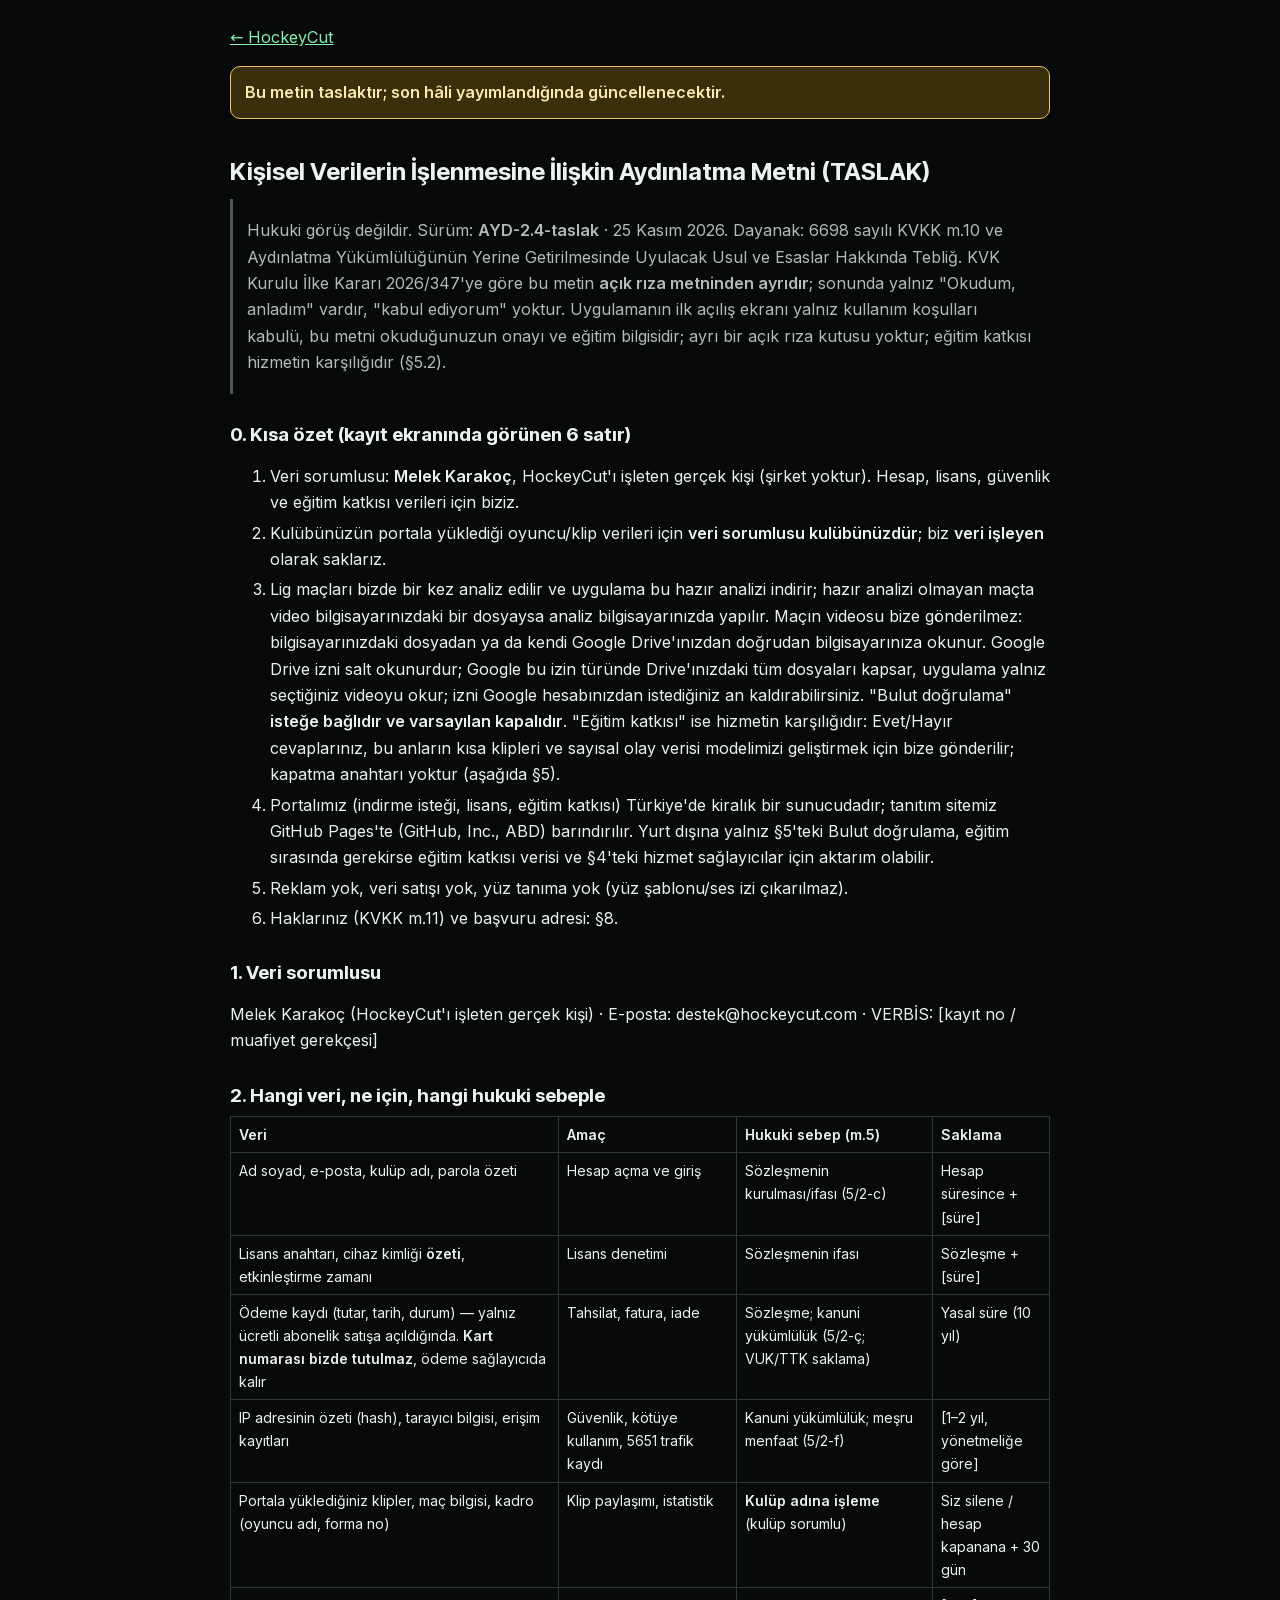
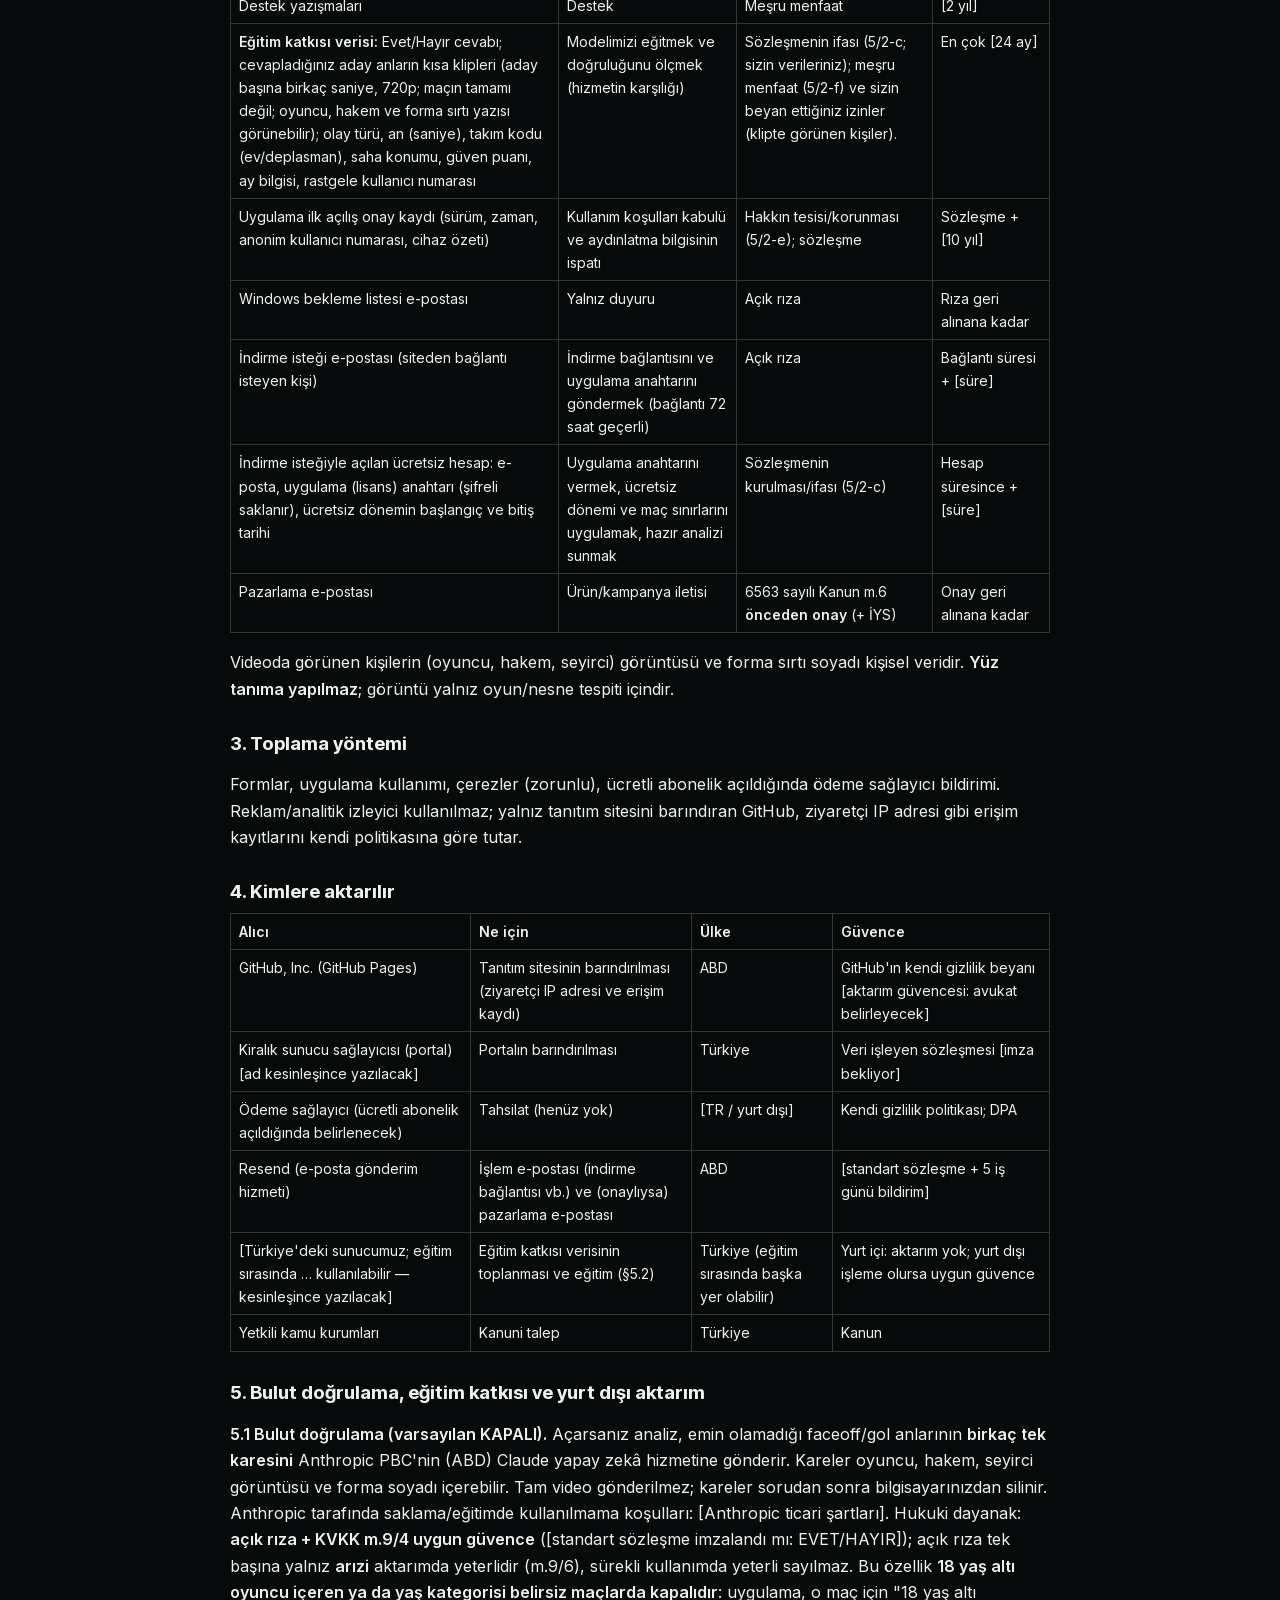
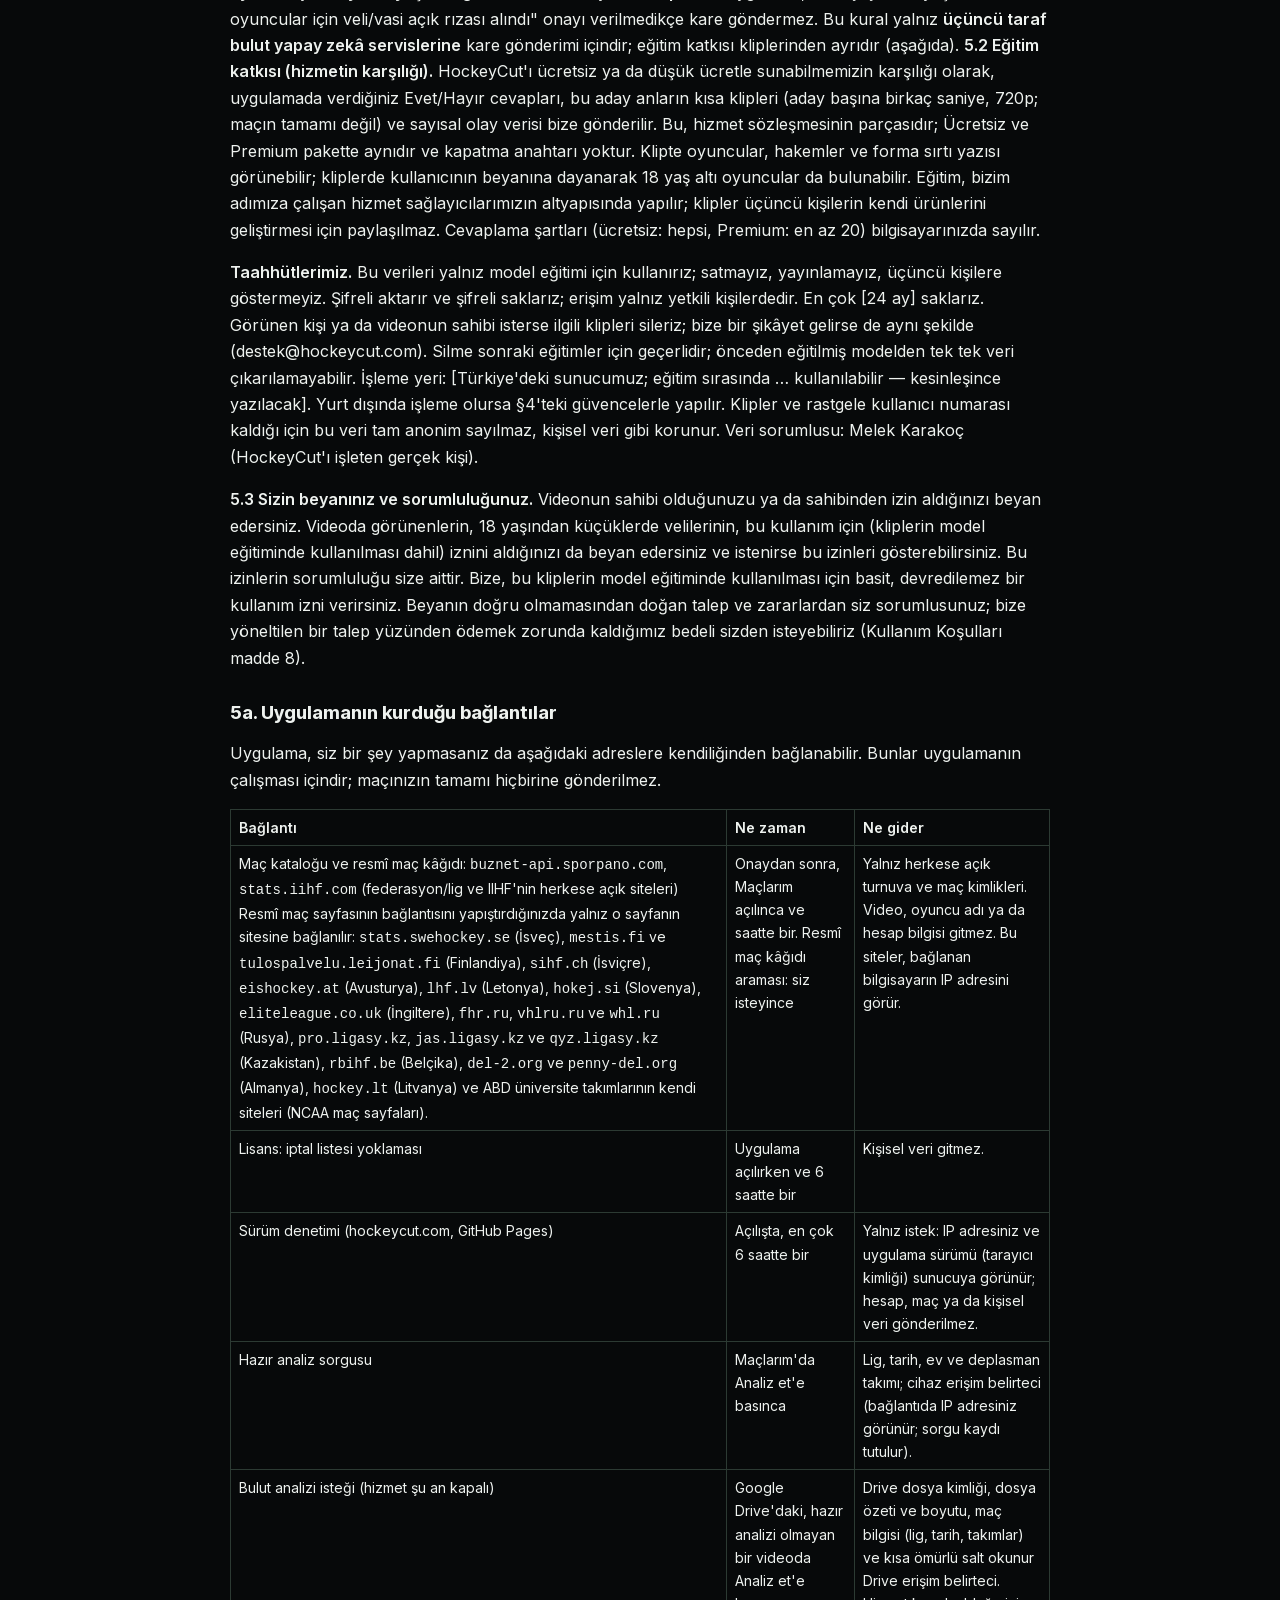
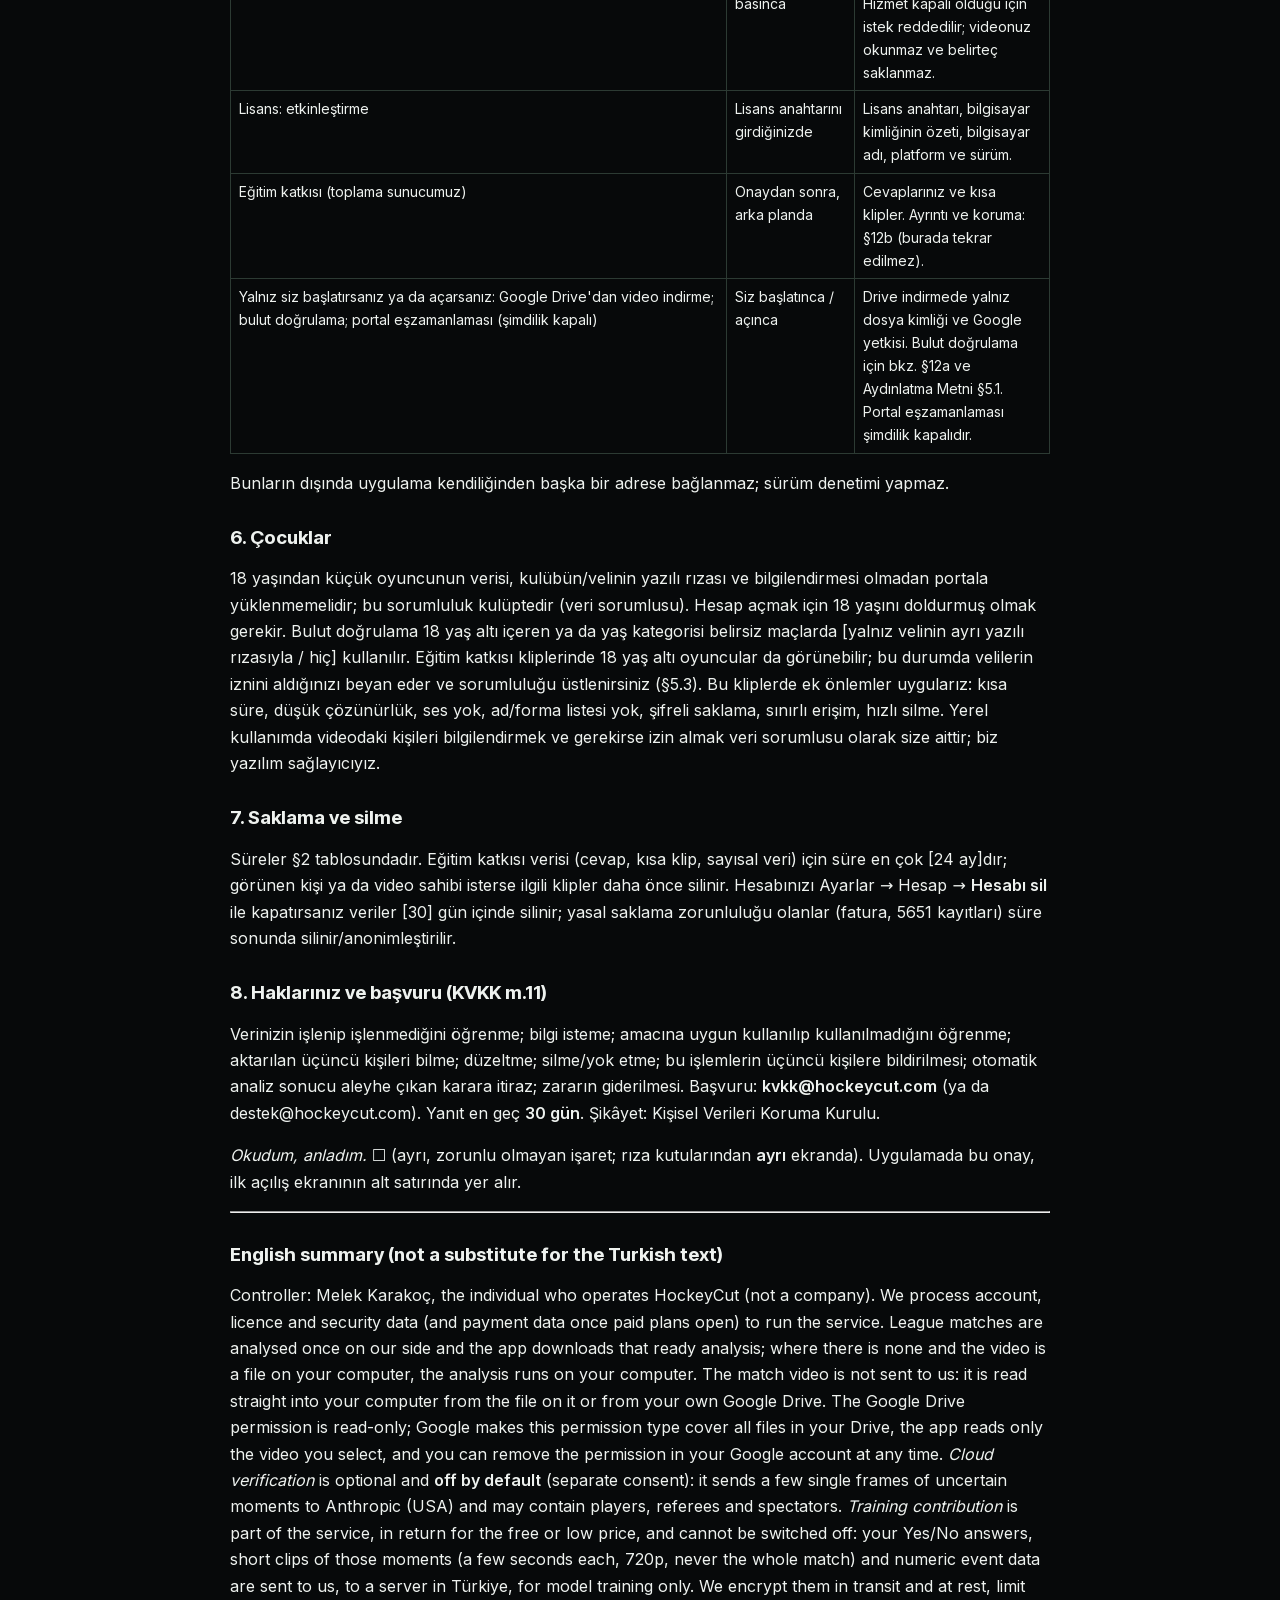
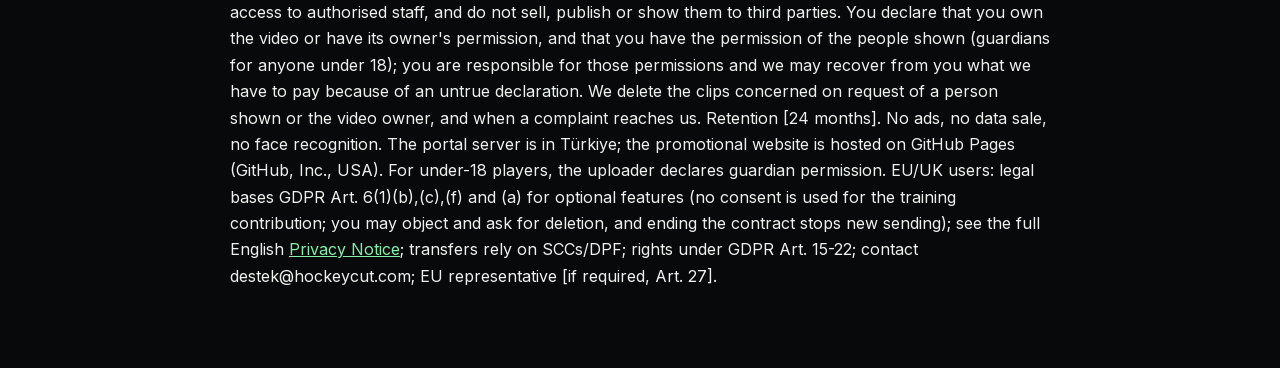
<file: yasal/aydinlatma.html>
<!doctype html>
<html lang="tr"><head><meta charset="utf-8">
<meta http-equiv="Content-Security-Policy" content="default-src 'self'; img-src 'self' data:; style-src 'self' 'unsafe-inline'; script-src 'self' 'unsafe-inline'; font-src 'self'; connect-src 'self' https://portal.hockeycut.com; base-uri 'self'; form-action 'self' https://portal.hockeycut.com">
<meta name="referrer" content="strict-origin-when-cross-origin"><meta name="viewport" content="width=device-width,initial-scale=1">
<meta name="robots" content="noindex">
<title>Aydınlatma metni (KVKK) / Privacy notice · HockeyCut</title>
<link rel="stylesheet" href="../css/fonts.css">
<style>
body{margin:0;background:#07090a;color:#eef2ef;font:16px/1.65 Inter,system-ui,-apple-system,"Segoe UI",sans-serif}
main{max-width:820px;margin:0 auto;padding:24px 20px 72px}
.geri{display:inline-block;margin-bottom:16px;color:#86efac}
.taslak{background:#3a2f0b;border:1px solid #E9C46A;color:#fbe9b0;padding:12px 14px;border-radius:10px;margin-bottom:20px;font-weight:600}
h1,h2,h3,h4,h5{font-family:"Inter Tight",Inter,sans-serif;line-height:1.25;margin:1.6em 0 .5em}a{color:#86efac}
blockquote{margin:12px 0;padding:2px 14px;border-left:3px solid #4b5a52;color:#b3bdb6}
.tablo-kap{overflow-x:auto}table{border-collapse:collapse;width:100%;font-size:14px}th,td{border:1px solid #2c3a33;padding:6px 8px;text-align:left;vertical-align:top}
li{margin:.25em 0}
</style></head><body><main>
<a class="geri" href="../index.html">&larr; HockeyCut</a>
<div class="taslak" role="note">Bu metin taslaktır; son hâli yayımlandığında güncellenecektir.</div>
<h2 id="kişisel-verilerin-i-şlenmesine-i-lişkin-aydınlatma-metni-tas">Kişisel Verilerin İşlenmesine İlişkin Aydınlatma Metni (TASLAK)</h2>
<blockquote><p>Hukuki görüş değildir. Sürüm: <strong>AYD-2.4-taslak</strong> · 25 Kasım 2026. Dayanak: 6698 sayılı KVKK m.10 ve Aydınlatma Yükümlülüğünün Yerine Getirilmesinde Uyulacak Usul ve Esaslar Hakkında Tebliğ. KVK Kurulu İlke Kararı 2026/347&#39;ye göre bu metin <strong>açık rıza metninden ayrıdır</strong>; sonunda yalnız &quot;Okudum, anladım&quot; vardır, &quot;kabul ediyorum&quot; yoktur. Uygulamanın ilk açılış ekranı yalnız kullanım koşulları kabulü, bu metni okuduğunuzun onayı ve eğitim bilgisidir; ayrı bir açık rıza kutusu yoktur; eğitim katkısı hizmetin karşılığıdır (§5.2).</p></blockquote>
<h3 id="0-kısa-özet-kayıt-ekranında-görünen-6-satır">0. Kısa özet (kayıt ekranında görünen 6 satır)</h3>
<ol>
<li>Veri sorumlusu: <strong>Melek Karakoç</strong>, HockeyCut&#39;ı işleten gerçek kişi (şirket yoktur). Hesap, lisans, güvenlik ve eğitim katkısı verileri için biziz.</li>
<li>Kulübünüzün portala yüklediği oyuncu/klip verileri için <strong>veri sorumlusu kulübünüzdür</strong>; biz <strong>veri işleyen</strong> olarak saklarız.</li>
<li>Lig maçları bizde bir kez analiz edilir ve uygulama bu hazır analizi indirir; hazır analizi olmayan maçta video bilgisayarınızdaki bir dosyaysa analiz bilgisayarınızda yapılır. Maçın videosu bize gönderilmez: bilgisayarınızdaki dosyadan ya da kendi Google Drive&#39;ınızdan doğrudan bilgisayarınıza okunur. Google Drive izni salt okunurdur; Google bu izin türünde Drive&#39;ınızdaki tüm dosyaları kapsar, uygulama yalnız seçtiğiniz videoyu okur; izni Google hesabınızdan istediğiniz an kaldırabilirsiniz. &quot;Bulut doğrulama&quot; <strong>isteğe bağlıdır ve varsayılan kapalıdır</strong>. &quot;Eğitim katkısı&quot; ise hizmetin karşılığıdır: Evet/Hayır cevaplarınız, bu anların kısa klipleri ve sayısal olay verisi modelimizi geliştirmek için bize gönderilir; kapatma anahtarı yoktur (aşağıda §5).</li>
<li>Portalımız (indirme isteği, lisans, eğitim katkısı) Türkiye&#39;de kiralık bir sunucudadır; tanıtım sitemiz GitHub Pages&#39;te (GitHub, Inc., ABD) barındırılır. Yurt dışına yalnız §5&#39;teki Bulut doğrulama, eğitim sırasında gerekirse eğitim katkısı verisi ve §4&#39;teki hizmet sağlayıcılar için aktarım olabilir.</li>
<li>Reklam yok, veri satışı yok, yüz tanıma yok (yüz şablonu/ses izi çıkarılmaz).</li>
<li>Haklarınız (KVKK m.11) ve başvuru adresi: §8.</li>
</ol>
<h3 id="1-veri-sorumlusu">1. Veri sorumlusu</h3>
<p>Melek Karakoç (HockeyCut&#39;ı işleten gerçek kişi) · E-posta: destek@hockeycut.com · VERBİS: [kayıt no / muafiyet gerekçesi]</p>
<h3 id="2-hangi-veri-ne-için-hangi-hukuki-sebeple">2. Hangi veri, ne için, hangi hukuki sebeple</h3>
<div class="tablo-kap"><table><thead><tr><th>Veri</th><th>Amaç</th><th>Hukuki sebep (m.5)</th><th>Saklama</th></tr></thead><tbody><tr><td>Ad soyad, e-posta, kulüp adı, parola özeti</td><td>Hesap açma ve giriş</td><td>Sözleşmenin kurulması/ifası (5/2-c)</td><td>Hesap süresince + [süre]</td></tr><tr><td>Lisans anahtarı, cihaz kimliği <strong>özeti</strong>, etkinleştirme zamanı</td><td>Lisans denetimi</td><td>Sözleşmenin ifası</td><td>Sözleşme + [süre]</td></tr><tr><td>Ödeme kaydı (tutar, tarih, durum) &mdash; yalnız ücretli abonelik satışa açıldığında. <strong>Kart numarası bizde tutulmaz</strong>, ödeme sağlayıcıda kalır</td><td>Tahsilat, fatura, iade</td><td>Sözleşme; kanuni yükümlülük (5/2-ç; VUK/TTK saklama)</td><td>Yasal süre (10 yıl)</td></tr><tr><td>IP adresinin özeti (hash), tarayıcı bilgisi, erişim kayıtları</td><td>Güvenlik, kötüye kullanım, 5651 trafik kaydı</td><td>Kanuni yükümlülük; meşru menfaat (5/2-f)</td><td>[1–2 yıl, yönetmeliğe göre]</td></tr><tr><td>Portala yüklediğiniz klipler, maç bilgisi, kadro (oyuncu adı, forma no)</td><td>Klip paylaşımı, istatistik</td><td><strong>Kulüp adına işleme</strong> (kulüp sorumlu)</td><td>Siz silene / hesap kapanana + 30 gün</td></tr><tr><td>Destek yazışmaları</td><td>Destek</td><td>Meşru menfaat</td><td>[2 yıl]</td></tr><tr><td><strong>Eğitim katkısı verisi:</strong> Evet/Hayır cevabı; cevapladığınız aday anların kısa klipleri (aday başına birkaç saniye, 720p; maçın tamamı değil; oyuncu, hakem ve forma sırtı yazısı görünebilir); olay türü, an (saniye), takım kodu (ev/deplasman), saha konumu, güven puanı, ay bilgisi, rastgele kullanıcı numarası</td><td>Modelimizi eğitmek ve doğruluğunu ölçmek (hizmetin karşılığı)</td><td>Sözleşmenin ifası (5/2-c; sizin verileriniz); meşru menfaat (5/2-f) ve sizin beyan ettiğiniz izinler (klipte görünen kişiler).</td><td>En çok [24 ay]</td></tr><tr><td>Uygulama ilk açılış onay kaydı (sürüm, zaman, anonim kullanıcı numarası, cihaz özeti)</td><td>Kullanım koşulları kabulü ve aydınlatma bilgisinin ispatı</td><td>Hakkın tesisi/korunması (5/2-e); sözleşme</td><td>Sözleşme + [10 yıl]</td></tr><tr><td>Windows bekleme listesi e-postası</td><td>Yalnız duyuru</td><td>Açık rıza</td><td>Rıza geri alınana kadar</td></tr><tr><td>İndirme isteği e-postası (siteden bağlantı isteyen kişi)</td><td>İndirme bağlantısını ve uygulama anahtarını göndermek (bağlantı 72 saat geçerli)</td><td>Açık rıza</td><td>Bağlantı süresi + [süre]</td></tr><tr><td>İndirme isteğiyle açılan ücretsiz hesap: e-posta, uygulama (lisans) anahtarı (şifreli saklanır), ücretsiz dönemin başlangıç ve bitiş tarihi</td><td>Uygulama anahtarını vermek, ücretsiz dönemi ve maç sınırlarını uygulamak, hazır analizi sunmak</td><td>Sözleşmenin kurulması/ifası (5/2-c)</td><td>Hesap süresince + [süre]</td></tr><tr><td>Pazarlama e-postası</td><td>Ürün/kampanya iletisi</td><td>6563 sayılı Kanun m.6 <strong>önceden onay</strong> (+ İYS)</td><td>Onay geri alınana kadar</td></tr></tbody></table></div>
<p>Videoda görünen kişilerin (oyuncu, hakem, seyirci) görüntüsü ve forma sırtı soyadı kişisel veridir. <strong>Yüz tanıma yapılmaz</strong>; görüntü yalnız oyun/nesne tespiti içindir.</p>
<h3 id="3-toplama-yöntemi">3. Toplama yöntemi</h3>
<p>Formlar, uygulama kullanımı, çerezler (zorunlu), ücretli abonelik açıldığında ödeme sağlayıcı bildirimi. Reklam/analitik izleyici kullanılmaz; yalnız tanıtım sitesini barındıran GitHub, ziyaretçi IP adresi gibi erişim kayıtlarını kendi politikasına göre tutar.</p>
<h3 id="4-kimlere-aktarılır">4. Kimlere aktarılır</h3>
<div class="tablo-kap"><table><thead><tr><th>Alıcı</th><th>Ne için</th><th>Ülke</th><th>Güvence</th></tr></thead><tbody><tr><td>GitHub, Inc. (GitHub Pages)</td><td>Tanıtım sitesinin barındırılması (ziyaretçi IP adresi ve erişim kaydı)</td><td>ABD</td><td>GitHub&#39;ın kendi gizlilik beyanı [aktarım güvencesi: avukat belirleyecek]</td></tr><tr><td>Kiralık sunucu sağlayıcısı (portal) [ad kesinleşince yazılacak]</td><td>Portalın barındırılması</td><td>Türkiye</td><td>Veri işleyen sözleşmesi [imza bekliyor]</td></tr><tr><td>Ödeme sağlayıcı (ücretli abonelik açıldığında belirlenecek)</td><td>Tahsilat (henüz yok)</td><td>[TR / yurt dışı]</td><td>Kendi gizlilik politikası; DPA</td></tr><tr><td>Resend (e-posta gönderim hizmeti)</td><td>İşlem e-postası (indirme bağlantısı vb.) ve (onaylıysa) pazarlama e-postası</td><td>ABD</td><td>[standart sözleşme + 5 iş günü bildirim]</td></tr><tr><td>[Türkiye&#39;deki sunucumuz; eğitim sırasında … kullanılabilir — kesinleşince yazılacak]</td><td>Eğitim katkısı verisinin toplanması ve eğitim (§5.2)</td><td>Türkiye (eğitim sırasında başka yer olabilir)</td><td>Yurt içi: aktarım yok; yurt dışı işleme olursa uygun güvence</td></tr><tr><td>Yetkili kamu kurumları</td><td>Kanuni talep</td><td>Türkiye</td><td>Kanun</td></tr></tbody></table></div>
<h3 id="5-i-steğe-bağlı-özellikler-ve-yurt-dışı-aktarım-ayrı-rıza-ge">5. Bulut doğrulama, eğitim katkısı ve yurt dışı aktarım</h3>
<p><strong>5.1 Bulut doğrulama (varsayılan KAPALI).</strong> Açarsanız analiz, emin olamadığı faceoff/gol anlarının <strong>birkaç tek karesini</strong> Anthropic PBC&#39;nin (ABD) Claude yapay zekâ hizmetine gönderir. Kareler oyuncu, hakem, seyirci görüntüsü ve forma soyadı içerebilir. Tam video gönderilmez; kareler sorudan sonra bilgisayarınızdan silinir. Anthropic tarafında saklama/eğitimde kullanılmama koşulları: [Anthropic ticari şartları]. Hukuki dayanak: <strong>açık rıza + KVKK m.9/4 uygun güvence</strong> ([standart sözleşme imzalandı mı: EVET/HAYIR]); açık rıza tek başına yalnız <strong>arızi</strong> aktarımda yeterlidir (m.9/6), sürekli kullanımda yeterli sayılmaz. Bu özellik <strong>18 yaş altı oyuncu içeren ya da yaş kategorisi belirsiz maçlarda kapalıdır</strong>: uygulama, o maç için &quot;18 yaş altı oyuncular için veli/vasi açık rızası alındı&quot; onayı verilmedikçe kare göndermez. Bu kural yalnız <strong>üçüncü taraf bulut yapay zekâ servislerine</strong> kare gönderimi içindir; eğitim katkısı kliplerinden ayrıdır (aşağıda). <strong>5.2 Eğitim katkısı (hizmetin karşılığı).</strong> HockeyCut&#39;ı ücretsiz ya da düşük ücretle sunabilmemizin karşılığı olarak, uygulamada verdiğiniz Evet/Hayır cevapları, bu aday anların kısa klipleri (aday başına birkaç saniye, 720p; maçın tamamı değil) ve sayısal olay verisi bize gönderilir. Bu, hizmet sözleşmesinin parçasıdır; Ücretsiz ve Premium pakette aynıdır ve kapatma anahtarı yoktur. Klipte oyuncular, hakemler ve forma sırtı yazısı görünebilir; kliplerde kullanıcının beyanına dayanarak 18 yaş altı oyuncular da bulunabilir. Eğitim, bizim adımıza çalışan hizmet sağlayıcılarımızın altyapısında yapılır; klipler üçüncü kişilerin kendi ürünlerini geliştirmesi için paylaşılmaz. Cevaplama şartları (ücretsiz: hepsi, Premium: en az 20) bilgisayarınızda sayılır.</p><p><strong>Taahhütlerimiz.</strong> Bu verileri yalnız model eğitimi için kullanırız; satmayız, yayınlamayız, üçüncü kişilere göstermeyiz. Şifreli aktarır ve şifreli saklarız; erişim yalnız yetkili kişilerdedir. En çok [24 ay] saklarız. Görünen kişi ya da videonun sahibi isterse ilgili klipleri sileriz; bize bir şikâyet gelirse de aynı şekilde (destek@hockeycut.com). Silme sonraki eğitimler için geçerlidir; önceden eğitilmiş modelden tek tek veri çıkarılamayabilir. İşleme yeri: [Türkiye&#39;deki sunucumuz; eğitim sırasında … kullanılabilir — kesinleşince yazılacak]. Yurt dışında işleme olursa §4&#39;teki güvencelerle yapılır. Klipler ve rastgele kullanıcı numarası kaldığı için bu veri tam anonim sayılmaz, kişisel veri gibi korunur. Veri sorumlusu: Melek Karakoç (HockeyCut&#39;ı işleten gerçek kişi).</p><p><strong>5.3 Sizin beyanınız ve sorumluluğunuz.</strong> Videonun sahibi olduğunuzu ya da sahibinden izin aldığınızı beyan edersiniz. Videoda görünenlerin, 18 yaşından küçüklerde velilerinin, bu kullanım için (kliplerin model eğitiminde kullanılması dahil) iznini aldığınızı da beyan edersiniz ve istenirse bu izinleri gösterebilirsiniz. Bu izinlerin sorumluluğu size aittir. Bize, bu kliplerin model eğitiminde kullanılması için basit, devredilemez bir kullanım izni verirsiniz. Beyanın doğru olmamasından doğan talep ve zararlardan siz sorumlusunuz; bize yöneltilen bir talep yüzünden ödemek zorunda kaldığımız bedeli sizden isteyebiliriz (Kullanım Koşulları madde 8).</p>
<h3 id="5a-uygulamanın-kurduğu-bağlantılar">5a. Uygulamanın kurduğu bağlantılar</h3>
<p>Uygulama, siz bir şey yapmasanız da aşağıdaki adreslere kendiliğinden bağlanabilir. Bunlar uygulamanın çalışması içindir; maçınızın tamamı hiçbirine gönderilmez.</p>
<div class="tablo-kap"><table><thead><tr><th>Bağlantı</th><th>Ne zaman</th><th>Ne gider</th></tr></thead><tbody><tr><td>Maç kataloğu ve resmî maç kâğıdı: <code>buznet-api.sporpano.com</code>, <code>stats.iihf.com</code> (federasyon/lig ve IIHF'nin herkese açık siteleri) Resmî maç sayfasının bağlantısını yapıştırdığınızda yalnız o sayfanın sitesine bağlanılır: <code>stats.swehockey.se</code> (İsveç), <code>mestis.fi</code> ve <code>tulospalvelu.leijonat.fi</code> (Finlandiya), <code>sihf.ch</code> (İsviçre), <code>eishockey.at</code> (Avusturya), <code>lhf.lv</code> (Letonya), <code>hokej.si</code> (Slovenya), <code>eliteleague.co.uk</code> (İngiltere), <code>fhr.ru</code>, <code>vhlru.ru</code> ve <code>whl.ru</code> (Rusya), <code>pro.ligasy.kz</code>, <code>jas.ligasy.kz</code> ve <code>qyz.ligasy.kz</code> (Kazakistan), <code>rbihf.be</code> (Belçika), <code>del-2.org</code> ve <code>penny-del.org</code> (Almanya), <code>hockey.lt</code> (Litvanya) ve ABD üniversite takımlarının kendi siteleri (NCAA maç sayfaları).</td><td>Onaydan sonra, Maçlarım açılınca ve saatte bir. Resmî maç kâğıdı araması: siz isteyince</td><td>Yalnız herkese açık turnuva ve maç kimlikleri. Video, oyuncu adı ya da hesap bilgisi gitmez. Bu siteler, bağlanan bilgisayarın IP adresini görür.</td></tr><tr><td>Lisans: iptal listesi yoklaması</td><td>Uygulama açılırken ve 6 saatte bir</td><td>Kişisel veri gitmez.</td></tr><tr><td>Sürüm denetimi (hockeycut.com, GitHub Pages)</td><td>Açılışta, en çok 6 saatte bir</td><td>Yalnız istek: IP adresiniz ve uygulama sürümü (tarayıcı kimliği) sunucuya görünür; hesap, maç ya da kişisel veri gönderilmez.</td></tr><tr><td>Hazır analiz sorgusu</td><td>Maçlarım&#39;da Analiz et&#39;e basınca</td><td>Lig, tarih, ev ve deplasman takımı; cihaz erişim belirteci (bağlantıda IP adresiniz görünür; sorgu kaydı tutulur).</td></tr><tr><td>Bulut analizi isteği (hizmet şu an kapalı)</td><td>Google Drive'daki, hazır analizi olmayan bir videoda Analiz et'e basınca</td><td>Drive dosya kimliği, dosya özeti ve boyutu, maç bilgisi (lig, tarih, takımlar) ve kısa ömürlü salt okunur Drive erişim belirteci. Hizmet kapalı olduğu için istek reddedilir; videonuz okunmaz ve belirteç saklanmaz.</td></tr><tr><td>Lisans: etkinleştirme</td><td>Lisans anahtarını girdiğinizde</td><td>Lisans anahtarı, bilgisayar kimliğinin özeti, bilgisayar adı, platform ve sürüm.</td></tr><tr><td>Eğitim katkısı (toplama sunucumuz)</td><td>Onaydan sonra, arka planda</td><td>Cevaplarınız ve kısa klipler. Ayrıntı ve koruma: §12b (burada tekrar edilmez).</td></tr><tr><td>Yalnız siz başlatırsanız ya da açarsanız: Google Drive'dan video indirme; bulut doğrulama; portal eşzamanlaması (şimdilik kapalı)</td><td>Siz başlatınca / açınca</td><td>Drive indirmede yalnız dosya kimliği ve Google yetkisi. Bulut doğrulama için bkz. §12a ve Aydınlatma Metni §5.1. Portal eşzamanlaması şimdilik kapalıdır.</td></tr></tbody></table></div>
<p>Bunların dışında uygulama kendiliğinden başka bir adrese bağlanmaz; sürüm denetimi yapmaz.</p>
<h3 id="6-çocuklar">6. Çocuklar</h3>
<p>18 yaşından küçük oyuncunun verisi, kulübün/velinin yazılı rızası ve bilgilendirmesi olmadan portala yüklenmemelidir; bu sorumluluk kulüptedir (veri sorumlusu). Hesap açmak için 18 yaşını doldurmuş olmak gerekir. Bulut doğrulama 18 yaş altı içeren ya da yaş kategorisi belirsiz maçlarda [yalnız velinin ayrı yazılı rızasıyla / hiç] kullanılır. Eğitim katkısı kliplerinde 18 yaş altı oyuncular da görünebilir; bu durumda velilerin iznini aldığınızı beyan eder ve sorumluluğu üstlenirsiniz (§5.3). Bu kliplerde ek önlemler uygularız: kısa süre, düşük çözünürlük, ses yok, ad/forma listesi yok, şifreli saklama, sınırlı erişim, hızlı silme. Yerel kullanımda videodaki kişileri bilgilendirmek ve gerekirse izin almak veri sorumlusu olarak size aittir; biz yazılım sağlayıcıyız.</p>
<h3 id="7-saklama-ve-silme">7. Saklama ve silme</h3>
<p>Süreler §2 tablosundadır. Eğitim katkısı verisi (cevap, kısa klip, sayısal veri) için süre en çok [24 ay]dır; görünen kişi ya da video sahibi isterse ilgili klipler daha önce silinir. Hesabınızı Ayarlar → Hesap → <strong>Hesabı sil</strong> ile kapatırsanız veriler [30] gün içinde silinir; yasal saklama zorunluluğu olanlar (fatura, 5651 kayıtları) süre sonunda silinir/anonimleştirilir.</p>
<h3 id="8-haklarınız-ve-başvuru-kvkk-m-11">8. Haklarınız ve başvuru (KVKK m.11)</h3>
<p>Verinizin işlenip işlenmediğini öğrenme; bilgi isteme; amacına uygun kullanılıp kullanılmadığını öğrenme; aktarılan üçüncü kişileri bilme; düzeltme; silme/yok etme; bu işlemlerin üçüncü kişilere bildirilmesi; otomatik analiz sonucu aleyhe çıkan karara itiraz; zararın giderilmesi. Başvuru: <strong>kvkk@hockeycut.com</strong> (ya da destek@hockeycut.com). Yanıt en geç <strong>30 gün</strong>. Şikâyet: Kişisel Verileri Koruma Kurulu.</p>
<p><em>Okudum, anladım.</em> ☐ (ayrı, zorunlu olmayan işaret; rıza kutularından <strong>ayrı</strong> ekranda). Uygulamada bu onay, ilk açılış ekranının alt satırında yer alır.</p>
<hr>
<h3 id="english-summary-not-a-substitute-for-the-turkish-text">English summary (not a substitute for the Turkish text)</h3>
<p>Controller: Melek Karakoç, the individual who operates HockeyCut (not a company). We process account, licence and security data (and payment data once paid plans open) to run the service. League matches are analysed once on our side and the app downloads that ready analysis; where there is none and the video is a file on your computer, the analysis runs on your computer. The match video is not sent to us: it is read straight into your computer from the file on it or from your own Google Drive. The Google Drive permission is read-only; Google makes this permission type cover all files in your Drive, the app reads only the video you select, and you can remove the permission in your Google account at any time. <em>Cloud verification</em> is optional and <strong>off by default</strong> (separate consent): it sends a few single frames of uncertain moments to Anthropic (USA) and may contain players, referees and spectators. <em>Training contribution</em> is part of the service, in return for the free or low price, and cannot be switched off: your Yes/No answers, short clips of those moments (a few seconds each, 720p, never the whole match) and numeric event data are sent to us, to a server in Türkiye, for model training only. We encrypt them in transit and at rest, limit access to authorised staff, and do not sell, publish or show them to third parties. You declare that you own the video or have its owner&#39;s permission, and that you have the permission of the people shown (guardians for anyone under 18); you are responsible for those permissions and we may recover from you what we have to pay because of an untrue declaration. We delete the clips concerned on request of a person shown or the video owner, and when a complaint reaches us. Retention [24 months]. No ads, no data sale, no face recognition. The portal server is in Türkiye; the promotional website is hosted on GitHub Pages (GitHub, Inc., USA). For under-18 players, the uploader declares guardian permission. EU/UK users: legal bases GDPR Art. 6(1)(b),(c),(f) and (a) for optional features (no consent is used for the training contribution; you may object and ask for deletion, and ending the contract stops new sending); see the full English <a href="en/privacy.html">Privacy Notice</a>; transfers rely on SCCs/DPF; rights under GDPR Art. 15-22; contact destek@hockeycut.com; EU representative [if required, Art. 27].</p>
</main></body></html>
</file>
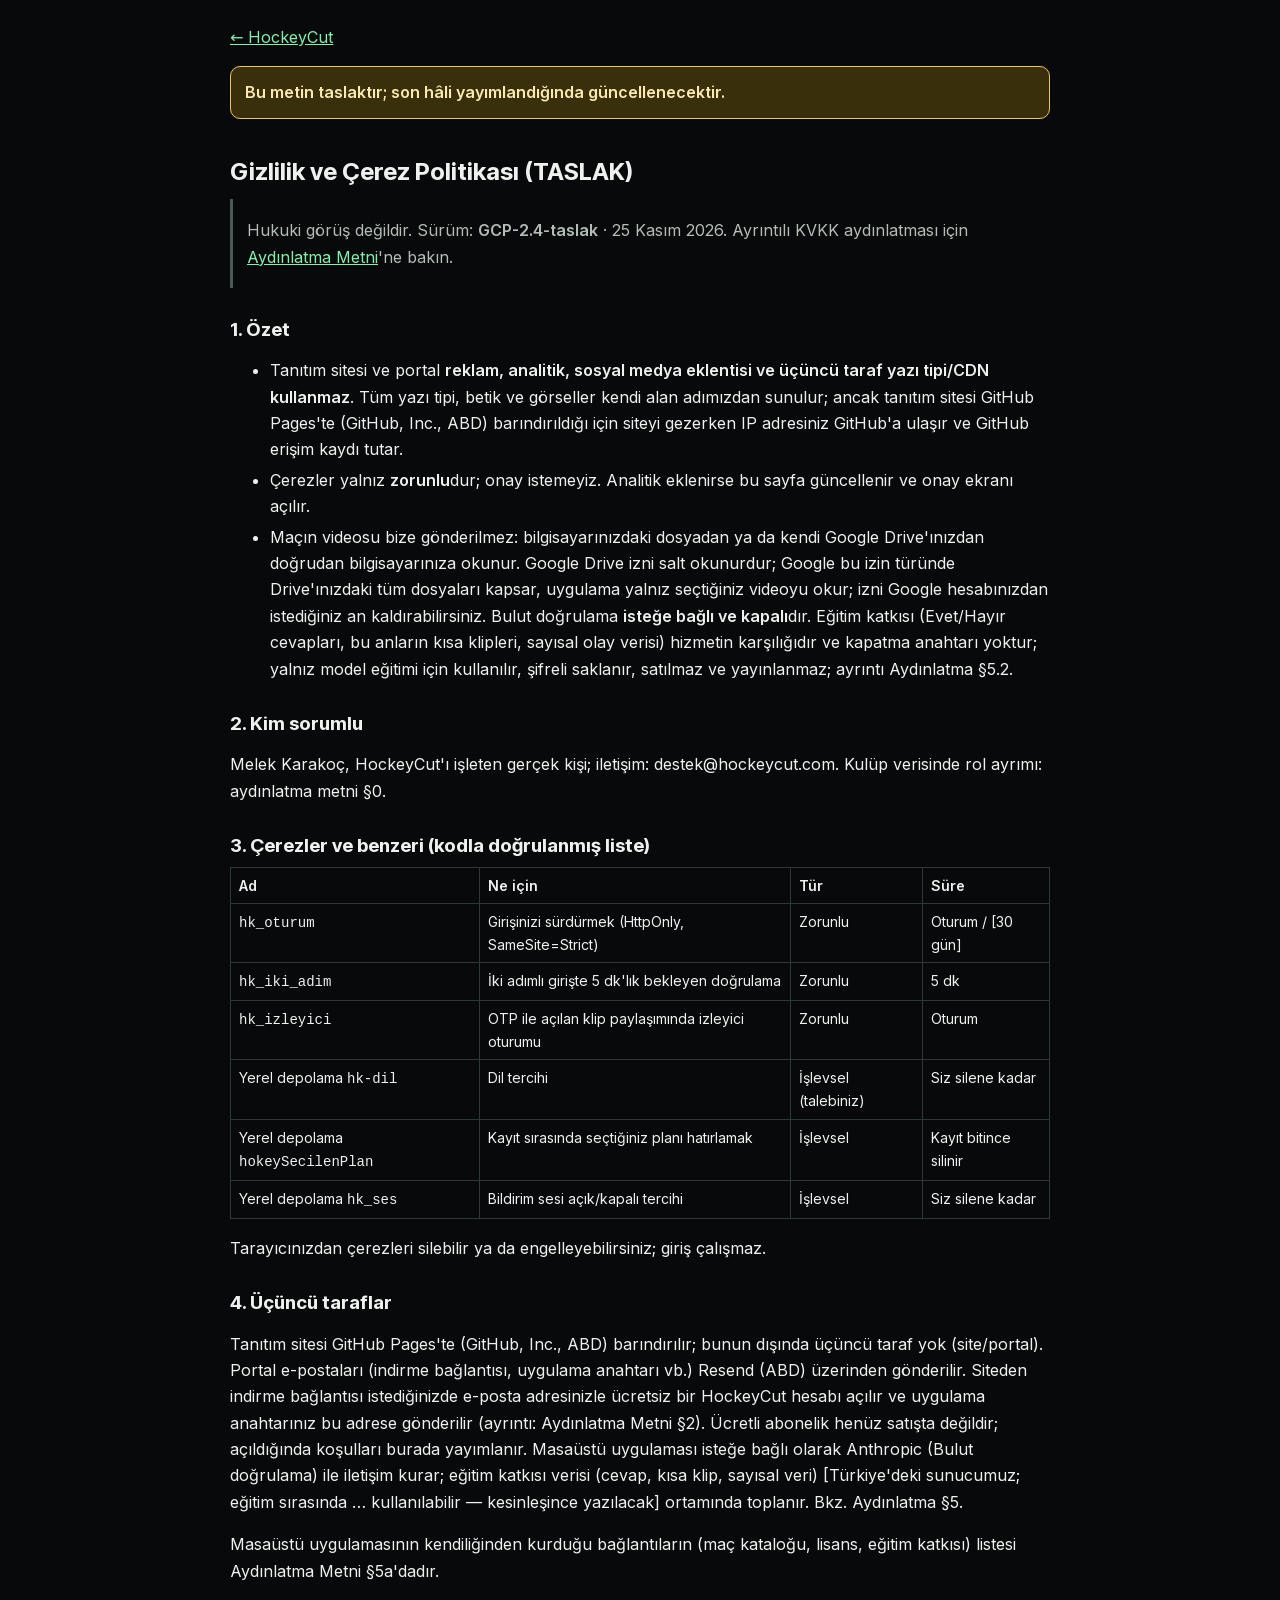
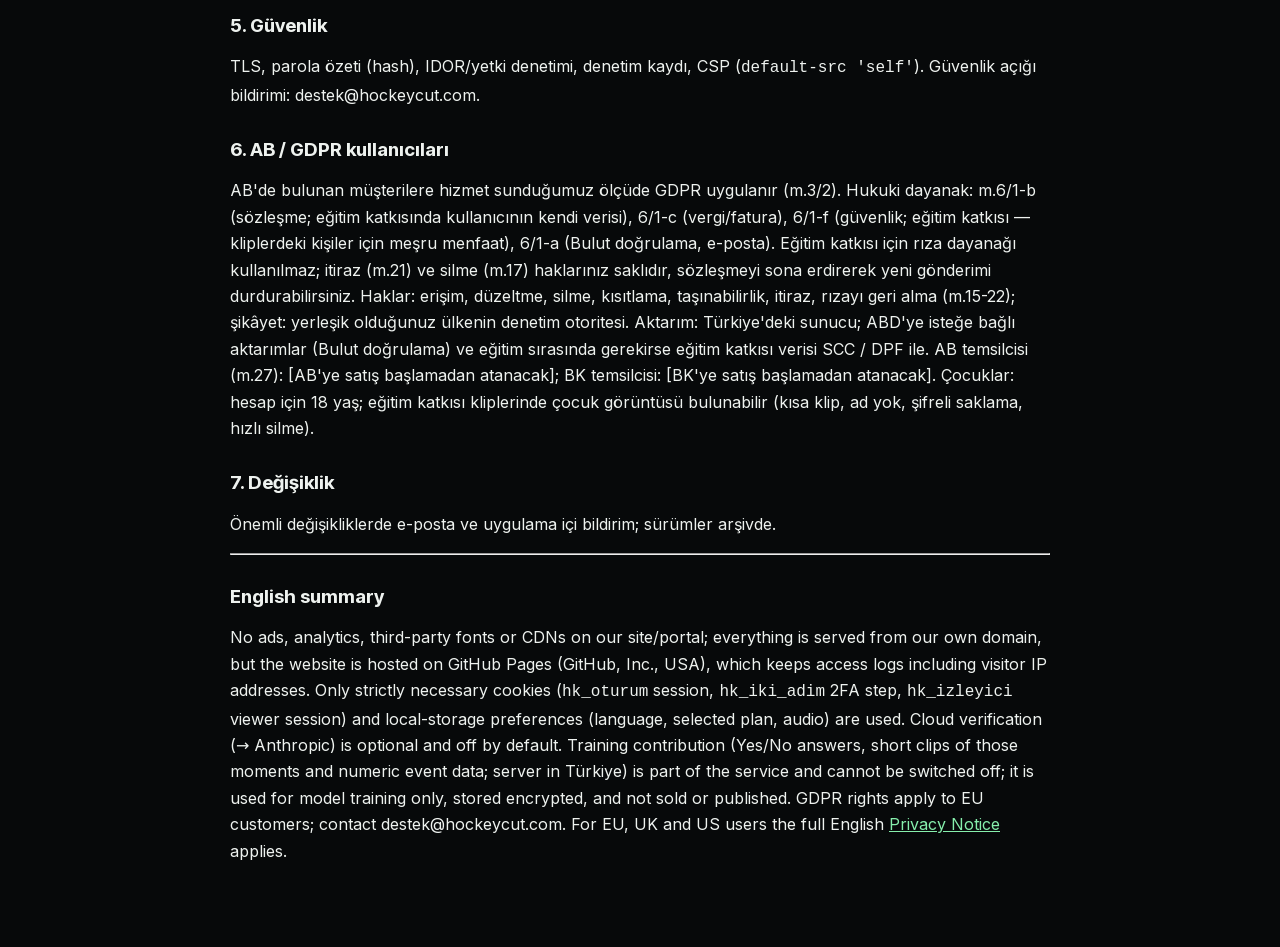
<file: yasal/gizlilik.html>
<!doctype html>
<html lang="tr"><head><meta charset="utf-8">
<meta http-equiv="Content-Security-Policy" content="default-src 'self'; img-src 'self' data:; style-src 'self' 'unsafe-inline'; script-src 'self' 'unsafe-inline'; font-src 'self'; connect-src 'self' https://portal.hockeycut.com; base-uri 'self'; form-action 'self' https://portal.hockeycut.com">
<meta name="referrer" content="strict-origin-when-cross-origin"><meta name="viewport" content="width=device-width,initial-scale=1">
<meta name="robots" content="noindex">
<title>Gizlilik ve çerez politikası / Privacy and cookies · HockeyCut</title>
<link rel="stylesheet" href="../css/fonts.css">
<style>
body{margin:0;background:#07090a;color:#eef2ef;font:16px/1.65 Inter,system-ui,-apple-system,"Segoe UI",sans-serif}
main{max-width:820px;margin:0 auto;padding:24px 20px 72px}
.geri{display:inline-block;margin-bottom:16px;color:#86efac}
.taslak{background:#3a2f0b;border:1px solid #E9C46A;color:#fbe9b0;padding:12px 14px;border-radius:10px;margin-bottom:20px;font-weight:600}
h1,h2,h3,h4,h5{font-family:"Inter Tight",Inter,sans-serif;line-height:1.25;margin:1.6em 0 .5em}a{color:#86efac}
blockquote{margin:12px 0;padding:2px 14px;border-left:3px solid #4b5a52;color:#b3bdb6}
.tablo-kap{overflow-x:auto}table{border-collapse:collapse;width:100%;font-size:14px}th,td{border:1px solid #2c3a33;padding:6px 8px;text-align:left;vertical-align:top}
li{margin:.25em 0}
</style></head><body><main>
<a class="geri" href="../index.html">&larr; HockeyCut</a>
<div class="taslak" role="note">Bu metin taslaktır; son hâli yayımlandığında güncellenecektir.</div>
<h2 id="gizlilik-ve-çerez-politikası-taslak">Gizlilik ve Çerez Politikası (TASLAK)</h2>
<blockquote><p>Hukuki görüş değildir. Sürüm: <strong>GCP-2.4-taslak</strong> · 25 Kasım 2026. Ayrıntılı KVKK aydınlatması için <a href="aydinlatma.html">Aydınlatma Metni</a>&#39;ne bakın.</p></blockquote>
<h3 id="1-özet">1. Özet</h3>
<ul>
<li>Tanıtım sitesi ve portal <strong>reklam, analitik, sosyal medya eklentisi ve üçüncü taraf yazı tipi/CDN kullanmaz</strong>. Tüm yazı tipi, betik ve görseller kendi alan adımızdan sunulur; ancak tanıtım sitesi GitHub Pages&#39;te (GitHub, Inc., ABD) barındırıldığı için siteyi gezerken IP adresiniz GitHub&#39;a ulaşır ve GitHub erişim kaydı tutar.</li>
<li>Çerezler yalnız <strong>zorunlu</strong>dur; onay istemeyiz. Analitik eklenirse bu sayfa güncellenir ve onay ekranı açılır.</li>
<li>Maçın videosu bize gönderilmez: bilgisayarınızdaki dosyadan ya da kendi Google Drive&#39;ınızdan doğrudan bilgisayarınıza okunur. Google Drive izni salt okunurdur; Google bu izin türünde Drive&#39;ınızdaki tüm dosyaları kapsar, uygulama yalnız seçtiğiniz videoyu okur; izni Google hesabınızdan istediğiniz an kaldırabilirsiniz. Bulut doğrulama <strong>isteğe bağlı ve kapalı</strong>dır. Eğitim katkısı (Evet/Hayır cevapları, bu anların kısa klipleri, sayısal olay verisi) hizmetin karşılığıdır ve kapatma anahtarı yoktur; yalnız model eğitimi için kullanılır, şifreli saklanır, satılmaz ve yayınlanmaz; ayrıntı Aydınlatma §5.2.</li>
</ul>
<h3 id="2-kim-sorumlu">2. Kim sorumlu</h3>
<p>Melek Karakoç, HockeyCut&#39;ı işleten gerçek kişi; iletişim: destek@hockeycut.com. Kulüp verisinde rol ayrımı: aydınlatma metni §0.</p>
<h3 id="3-çerezler-ve-benzeri-kodla-doğrulanmış-liste">3. Çerezler ve benzeri (kodla doğrulanmış liste)</h3>
<div class="tablo-kap"><table><thead><tr><th>Ad</th><th>Ne için</th><th>Tür</th><th>Süre</th></tr></thead><tbody><tr><td><code>hk_oturum</code></td><td>Girişinizi sürdürmek (HttpOnly, SameSite=Strict)</td><td>Zorunlu</td><td>Oturum / [30 gün]</td></tr><tr><td><code>hk_iki_adim</code></td><td>İki adımlı girişte 5 dk&#39;lık bekleyen doğrulama</td><td>Zorunlu</td><td>5 dk</td></tr><tr><td><code>hk_izleyici</code></td><td>OTP ile açılan klip paylaşımında izleyici oturumu</td><td>Zorunlu</td><td>Oturum</td></tr><tr><td>Yerel depolama <code>hk-dil</code></td><td>Dil tercihi</td><td>İşlevsel (talebiniz)</td><td>Siz silene kadar</td></tr><tr><td>Yerel depolama <code>hokeySecilenPlan</code></td><td>Kayıt sırasında seçtiğiniz planı hatırlamak</td><td>İşlevsel</td><td>Kayıt bitince silinir</td></tr><tr><td>Yerel depolama <code>hk_ses</code></td><td>Bildirim sesi açık/kapalı tercihi</td><td>İşlevsel</td><td>Siz silene kadar</td></tr></tbody></table></div>
<p>Tarayıcınızdan çerezleri silebilir ya da engelleyebilirsiniz; giriş çalışmaz.</p>
<h3 id="4-üçüncü-taraflar">4. Üçüncü taraflar</h3>
<p>Tanıtım sitesi GitHub Pages&#39;te (GitHub, Inc., ABD) barındırılır; bunun dışında üçüncü taraf yok (site/portal). Portal e-postaları (indirme bağlantısı, uygulama anahtarı vb.) Resend (ABD) üzerinden gönderilir. Siteden indirme bağlantısı istediğinizde e-posta adresinizle ücretsiz bir HockeyCut hesabı açılır ve uygulama anahtarınız bu adrese gönderilir (ayrıntı: Aydınlatma Metni §2). Ücretli abonelik henüz satışta değildir; açıldığında koşulları burada yayımlanır. Masaüstü uygulaması isteğe bağlı olarak Anthropic (Bulut doğrulama) ile iletişim kurar; eğitim katkısı verisi (cevap, kısa klip, sayısal veri) [Türkiye&#39;deki sunucumuz; eğitim sırasında … kullanılabilir — kesinleşince yazılacak] ortamında toplanır. Bkz. Aydınlatma §5.</p>
<p>Masaüstü uygulamasının kendiliğinden kurduğu bağlantıların (maç kataloğu, lisans, eğitim katkısı) listesi Aydınlatma Metni §5a'dadır.</p>
<h3 id="5-güvenlik">5. Güvenlik</h3>
<p>TLS, parola özeti (hash), IDOR/yetki denetimi, denetim kaydı, CSP (<code>default-src &#39;self&#39;</code>). Güvenlik açığı bildirimi: destek@hockeycut.com.</p>
<h3 id="6-ab-gdpr-kullanıcıları">6. AB / GDPR kullanıcıları</h3>
<p>AB&#39;de bulunan müşterilere hizmet sunduğumuz ölçüde GDPR uygulanır (m.3/2). Hukuki dayanak: m.6/1-b (sözleşme; eğitim katkısında kullanıcının kendi verisi), 6/1-c (vergi/fatura), 6/1-f (güvenlik; eğitim katkısı — kliplerdeki kişiler için meşru menfaat), 6/1-a (Bulut doğrulama, e-posta). Eğitim katkısı için rıza dayanağı kullanılmaz; itiraz (m.21) ve silme (m.17) haklarınız saklıdır, sözleşmeyi sona erdirerek yeni gönderimi durdurabilirsiniz. Haklar: erişim, düzeltme, silme, kısıtlama, taşınabilirlik, itiraz, rızayı geri alma (m.15-22); şikâyet: yerleşik olduğunuz ülkenin denetim otoritesi. Aktarım: Türkiye&#39;deki sunucu; ABD&#39;ye isteğe bağlı aktarımlar (Bulut doğrulama) ve eğitim sırasında gerekirse eğitim katkısı verisi SCC / DPF ile. AB temsilcisi (m.27): [AB&#39;ye satış başlamadan atanacak]; BK temsilcisi: [BK&#39;ye satış başlamadan atanacak]. Çocuklar: hesap için 18 yaş; eğitim katkısı kliplerinde çocuk görüntüsü bulunabilir (kısa klip, ad yok, şifreli saklama, hızlı silme).</p>
<h3 id="7-değişiklik">7. Değişiklik</h3>
<p>Önemli değişikliklerde e-posta ve uygulama içi bildirim; sürümler arşivde.</p>
<hr>
<h3 id="english-summary">English summary</h3>
<p>No ads, analytics, third-party fonts or CDNs on our site/portal; everything is served from our own domain, but the website is hosted on GitHub Pages (GitHub, Inc., USA), which keeps access logs including visitor IP addresses. Only strictly necessary cookies (<code>hk_oturum</code> session, <code>hk_iki_adim</code> 2FA step, <code>hk_izleyici</code> viewer session) and local-storage preferences (language, selected plan, audio) are used. Cloud verification (→ Anthropic) is optional and off by default. Training contribution (Yes/No answers, short clips of those moments and numeric event data; server in Türkiye) is part of the service and cannot be switched off; it is used for model training only, stored encrypted, and not sold or published. GDPR rights apply to EU customers; contact destek@hockeycut.com. For EU, UK and US users the full English <a href="en/privacy.html">Privacy Notice</a> applies.</p>
</main></body></html>
</file>
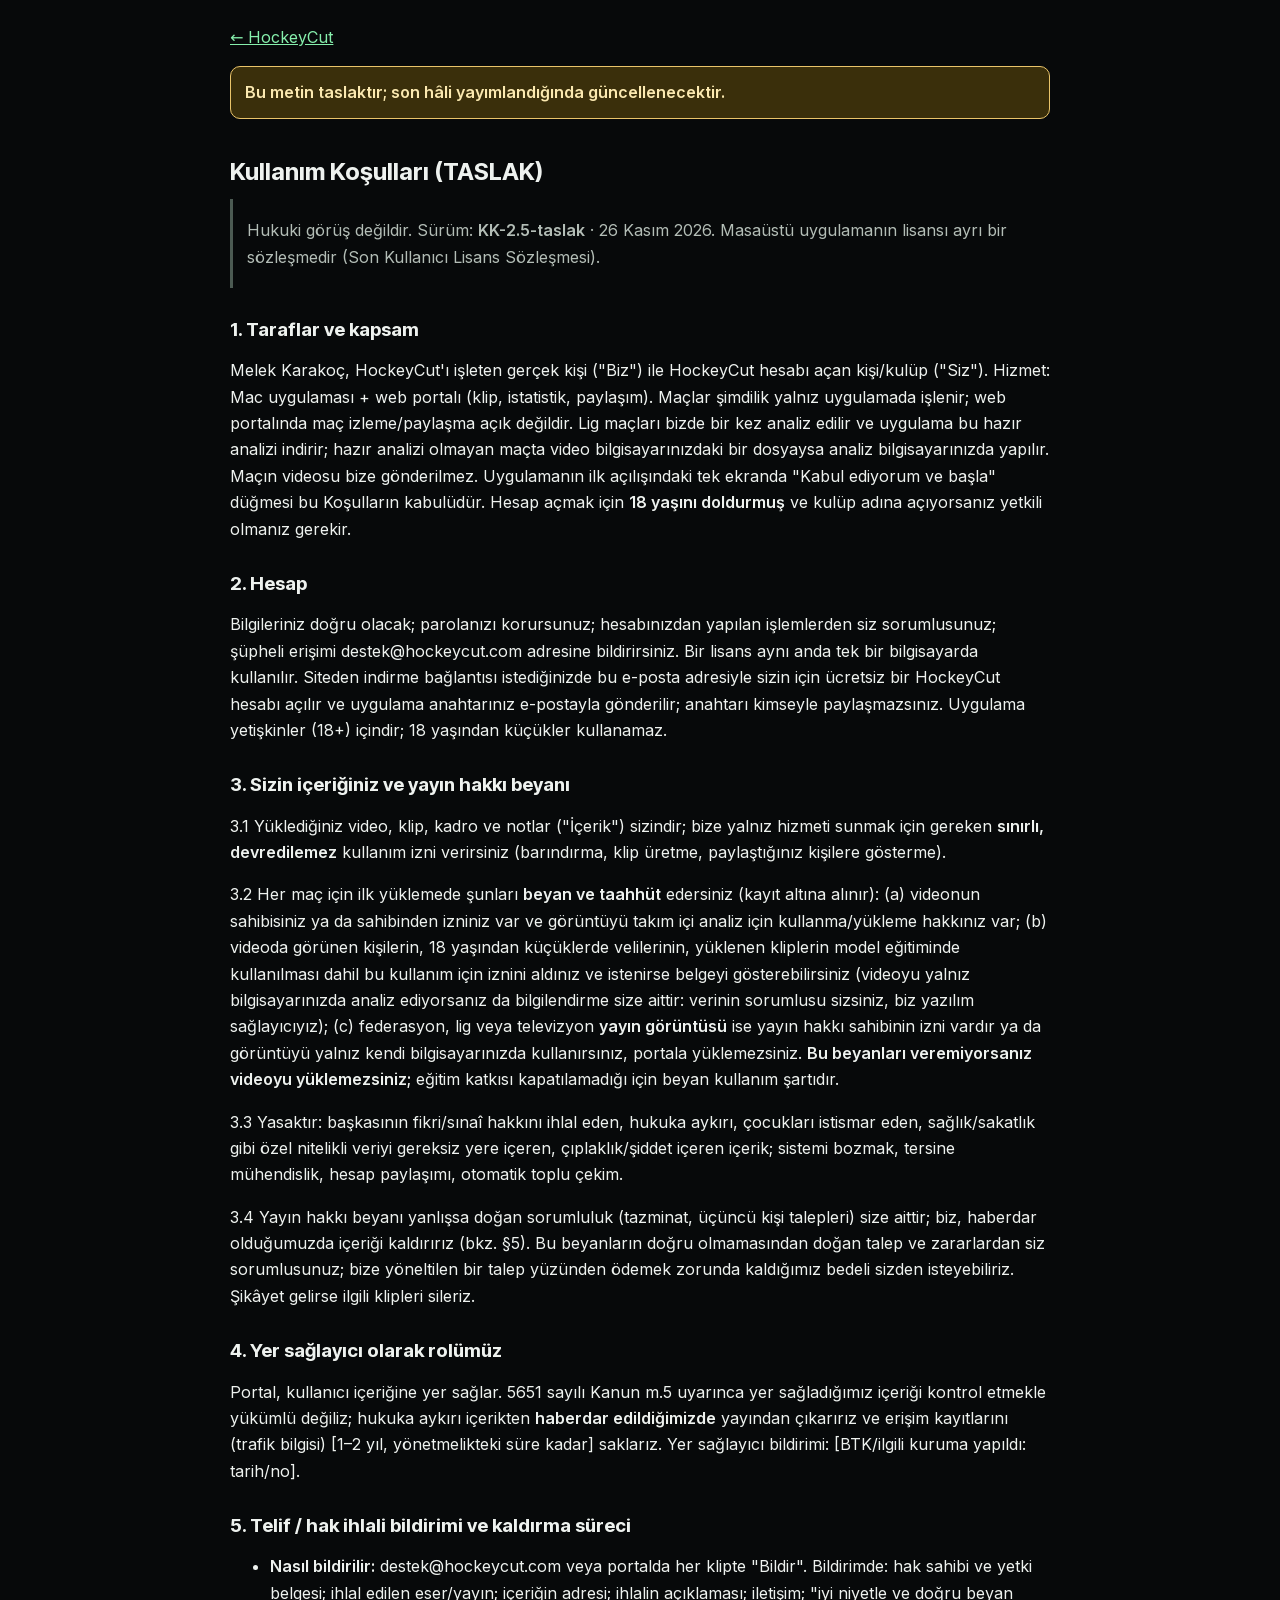
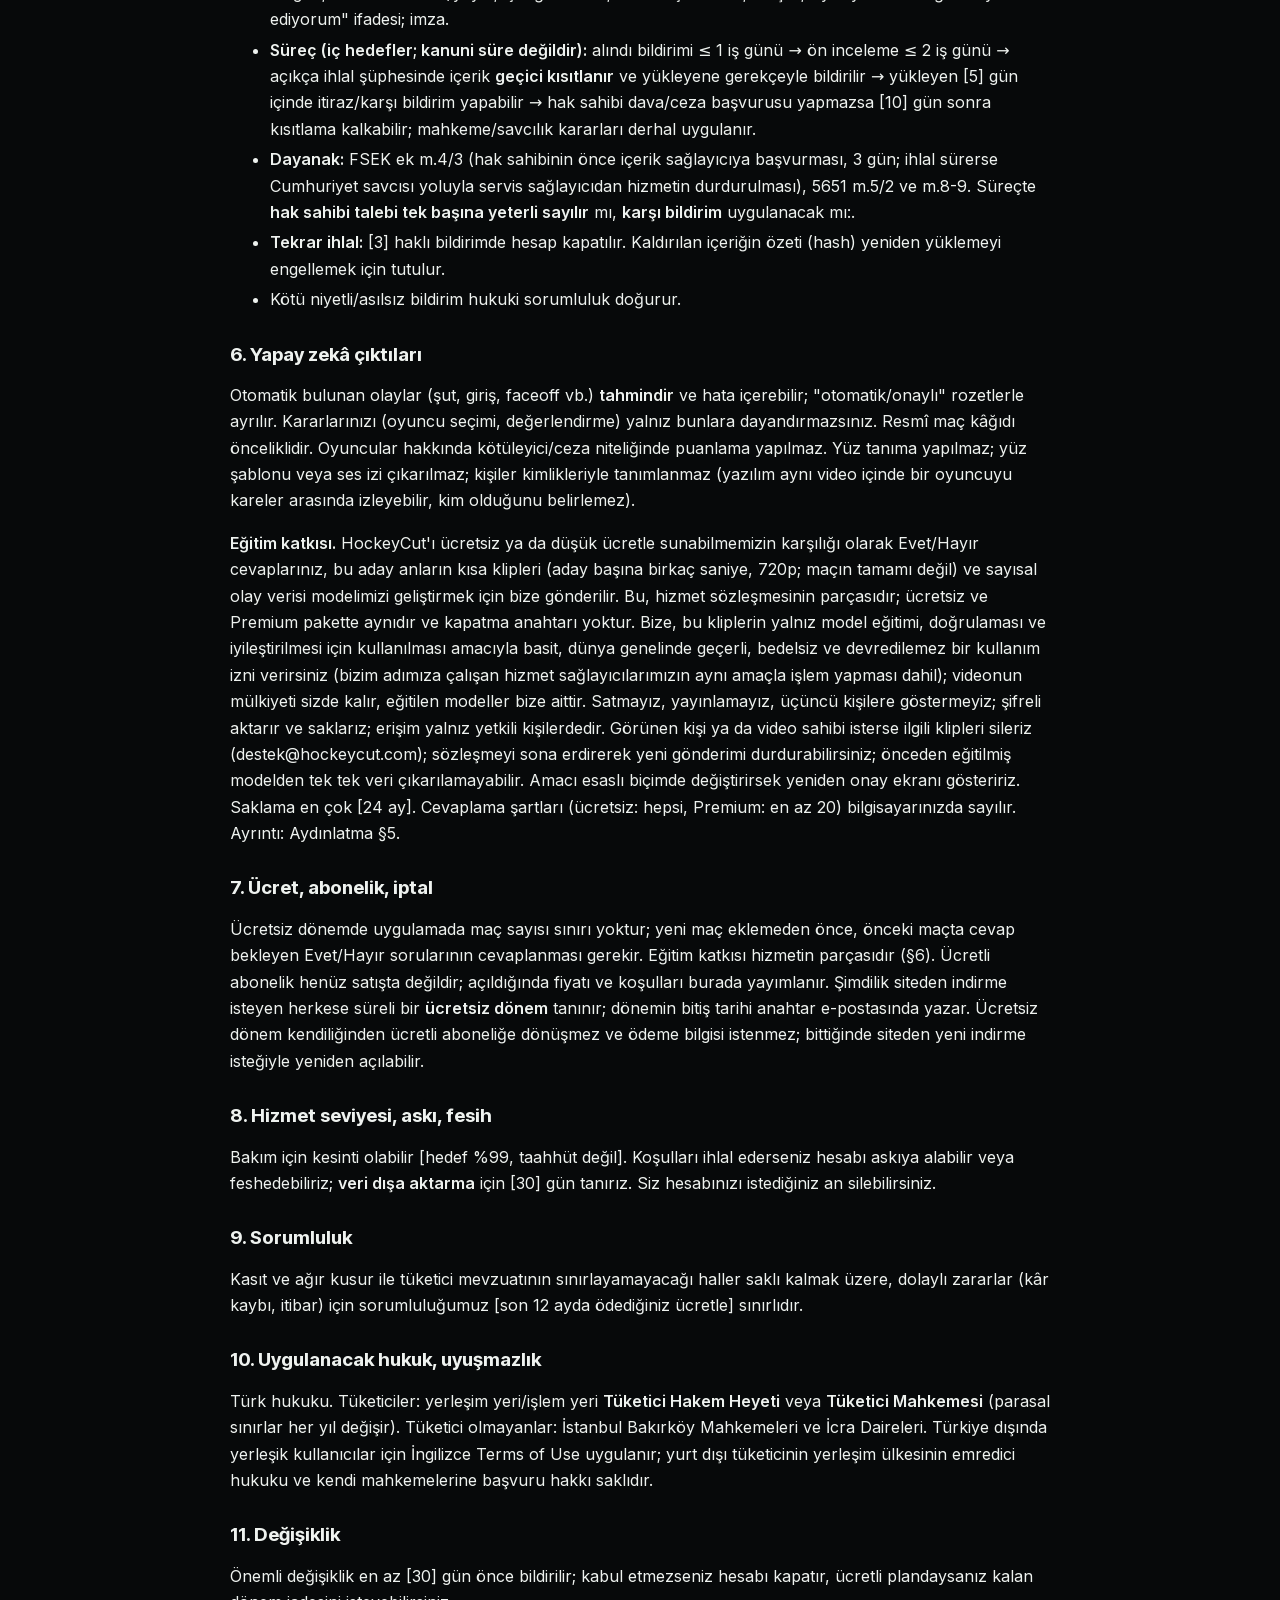
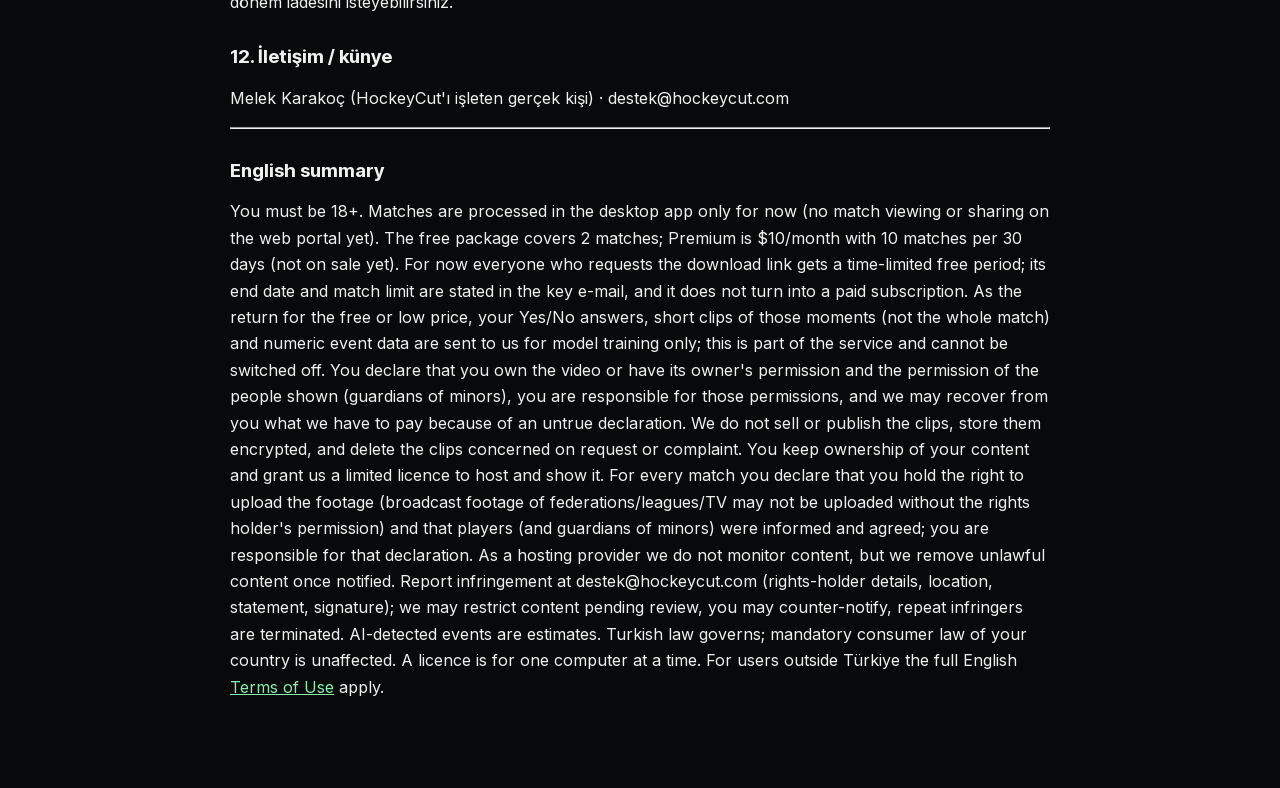
<file: yasal/kosullar.html>
<!doctype html>
<html lang="tr"><head><meta charset="utf-8">
<meta http-equiv="Content-Security-Policy" content="default-src 'self'; img-src 'self' data:; style-src 'self' 'unsafe-inline'; script-src 'self' 'unsafe-inline'; font-src 'self'; connect-src 'self' https://portal.hockeycut.com; base-uri 'self'; form-action 'self' https://portal.hockeycut.com">
<meta name="referrer" content="strict-origin-when-cross-origin"><meta name="viewport" content="width=device-width,initial-scale=1">
<meta name="robots" content="noindex">
<title>Kullanım koşulları / Terms of use · HockeyCut</title>
<link rel="stylesheet" href="../css/fonts.css">
<style>
body{margin:0;background:#07090a;color:#eef2ef;font:16px/1.65 Inter,system-ui,-apple-system,"Segoe UI",sans-serif}
main{max-width:820px;margin:0 auto;padding:24px 20px 72px}
.geri{display:inline-block;margin-bottom:16px;color:#86efac}
.taslak{background:#3a2f0b;border:1px solid #E9C46A;color:#fbe9b0;padding:12px 14px;border-radius:10px;margin-bottom:20px;font-weight:600}
h1,h2,h3,h4,h5{font-family:"Inter Tight",Inter,sans-serif;line-height:1.25;margin:1.6em 0 .5em}a{color:#86efac}
blockquote{margin:12px 0;padding:2px 14px;border-left:3px solid #4b5a52;color:#b3bdb6}
.tablo-kap{overflow-x:auto}table{border-collapse:collapse;width:100%;font-size:14px}th,td{border:1px solid #2c3a33;padding:6px 8px;text-align:left;vertical-align:top}
li{margin:.25em 0}
</style></head><body><main>
<a class="geri" href="../index.html">&larr; HockeyCut</a>
<div class="taslak" role="note">Bu metin taslaktır; son hâli yayımlandığında güncellenecektir.</div>
<h2 id="kullanım-koşulları-taslak">Kullanım Koşulları (TASLAK)</h2>
<blockquote><p>Hukuki görüş değildir. Sürüm: <strong>KK-2.5-taslak</strong> · 26 Kasım 2026. Masaüstü uygulamanın lisansı ayrı bir sözleşmedir (Son Kullanıcı Lisans Sözleşmesi).</p></blockquote>
<h3 id="1-taraflar-ve-kapsam">1. Taraflar ve kapsam</h3>
<p>Melek Karakoç, HockeyCut&#39;ı işleten gerçek kişi (&quot;Biz&quot;) ile HockeyCut hesabı açan kişi/kulüp (&quot;Siz&quot;). Hizmet: Mac uygulaması + web portalı (klip, istatistik, paylaşım). Maçlar şimdilik yalnız uygulamada işlenir; web portalında maç izleme/paylaşma açık değildir. Lig maçları bizde bir kez analiz edilir ve uygulama bu hazır analizi indirir; hazır analizi olmayan maçta video bilgisayarınızdaki bir dosyaysa analiz bilgisayarınızda yapılır. Maçın videosu bize gönderilmez. Uygulamanın ilk açılışındaki tek ekranda &quot;Kabul ediyorum ve başla&quot; düğmesi bu Koşulların kabulüdür. Hesap açmak için <strong>18 yaşını doldurmuş</strong> ve kulüp adına açıyorsanız yetkili olmanız gerekir.</p>
<h3 id="2-hesap">2. Hesap</h3>
<p>Bilgileriniz doğru olacak; parolanızı korursunuz; hesabınızdan yapılan işlemlerden siz sorumlusunuz; şüpheli erişimi destek@hockeycut.com adresine bildirirsiniz. Bir lisans aynı anda tek bir bilgisayarda kullanılır. Siteden indirme bağlantısı istediğinizde bu e-posta adresiyle sizin için ücretsiz bir HockeyCut hesabı açılır ve uygulama anahtarınız e-postayla gönderilir; anahtarı kimseyle paylaşmazsınız. Uygulama yetişkinler (18+) içindir; 18 yaşından küçükler kullanamaz.</p>
<h3 id="3-sizin-içeriğiniz-ve-yayın-hakkı-beyanı">3. Sizin içeriğiniz ve <strong>yayın hakkı beyanı</strong></h3>
<p>3.1 Yüklediğiniz video, klip, kadro ve notlar (&quot;İçerik&quot;) sizindir; bize yalnız hizmeti sunmak için gereken <strong>sınırlı, devredilemez</strong> kullanım izni verirsiniz (barındırma, klip üretme, paylaştığınız kişilere gösterme).</p>
<p>3.2 Her maç için ilk yüklemede şunları <strong>beyan ve taahhüt</strong> edersiniz (kayıt altına alınır): (a) videonun sahibisiniz ya da sahibinden izniniz var ve görüntüyü takım içi analiz için kullanma/yükleme hakkınız var; (b) videoda görünen kişilerin, 18 yaşından küçüklerde velilerinin, yüklenen kliplerin model eğitiminde kullanılması dahil bu kullanım için iznini aldınız ve istenirse belgeyi gösterebilirsiniz (videoyu yalnız bilgisayarınızda analiz ediyorsanız da bilgilendirme size aittir: verinin sorumlusu sizsiniz, biz yazılım sağlayıcıyız); (c) federasyon, lig veya televizyon <strong>yayın görüntüsü</strong> ise yayın hakkı sahibinin izni vardır ya da görüntüyü yalnız kendi bilgisayarınızda kullanırsınız, portala yüklemezsiniz. <strong>Bu beyanları veremiyorsanız videoyu yüklemezsiniz;</strong> eğitim katkısı kapatılamadığı için beyan kullanım şartıdır.</p>
<p>3.3 Yasaktır: başkasının fikri/sınaî hakkını ihlal eden, hukuka aykırı, çocukları istismar eden, sağlık/sakatlık gibi özel nitelikli veriyi gereksiz yere içeren, çıplaklık/şiddet içeren içerik; sistemi bozmak, tersine mühendislik, hesap paylaşımı, otomatik toplu çekim.</p>
<p>3.4 Yayın hakkı beyanı yanlışsa doğan sorumluluk (tazminat, üçüncü kişi talepleri) size aittir; biz, haberdar olduğumuzda içeriği kaldırırız (bkz. §5). Bu beyanların doğru olmamasından doğan talep ve zararlardan siz sorumlusunuz; bize yöneltilen bir talep yüzünden ödemek zorunda kaldığımız bedeli sizden isteyebiliriz. Şikâyet gelirse ilgili klipleri sileriz.</p>
<h3 id="4-yer-sağlayıcı-olarak-rolümüz">4. Yer sağlayıcı olarak rolümüz</h3>
<p>Portal, kullanıcı içeriğine yer sağlar. 5651 sayılı Kanun m.5 uyarınca yer sağladığımız içeriği kontrol etmekle yükümlü değiliz; hukuka aykırı içerikten <strong>haberdar edildiğimizde</strong> yayından çıkarırız ve erişim kayıtlarını (trafik bilgisi) [1–2 yıl, yönetmelikteki süre kadar] saklarız. Yer sağlayıcı bildirimi: [BTK/ilgili kuruma yapıldı: tarih/no].</p>
<h3 id="5-telif-hak-ihlali-bildirimi-ve-kaldırma-süreci">5. Telif / hak ihlali bildirimi ve kaldırma süreci</h3>
<ul>
<li><strong>Nasıl bildirilir:</strong> destek@hockeycut.com veya portalda her klipte &quot;Bildir&quot;. Bildirimde: hak sahibi ve yetki belgesi; ihlal edilen eser/yayın; içeriğin adresi; ihlalin açıklaması; iletişim; &quot;iyi niyetle ve doğru beyan ediyorum&quot; ifadesi; imza.</li>
<li><strong>Süreç (iç hedefler; kanuni süre değildir):</strong> alındı bildirimi ≤ 1 iş günü → ön inceleme ≤ 2 iş günü → açıkça ihlal şüphesinde içerik <strong>geçici kısıtlanır</strong> ve yükleyene gerekçeyle bildirilir → yükleyen [5] gün içinde itiraz/karşı bildirim yapabilir → hak sahibi dava/ceza başvurusu yapmazsa [10] gün sonra kısıtlama kalkabilir; mahkeme/savcılık kararları derhal uygulanır.</li>
<li><strong>Dayanak:</strong> FSEK ek m.4/3 (hak sahibinin önce içerik sağlayıcıya başvurması, 3 gün; ihlal sürerse Cumhuriyet savcısı yoluyla servis sağlayıcıdan hizmetin durdurulması), 5651 m.5/2 ve m.8-9. Süreçte <strong>hak sahibi talebi tek başına yeterli sayılır</strong> mı, <strong>karşı bildirim</strong> uygulanacak mı:.</li>
<li><strong>Tekrar ihlal:</strong> [3] haklı bildirimde hesap kapatılır. Kaldırılan içeriğin özeti (hash) yeniden yüklemeyi engellemek için tutulur.</li>
<li>Kötü niyetli/asılsız bildirim hukuki sorumluluk doğurur.</li>
</ul>
<h3 id="6-yapay-zek-çıktıları">6. Yapay zekâ çıktıları</h3>
<p>Otomatik bulunan olaylar (şut, giriş, faceoff vb.) <strong>tahmindir</strong> ve hata içerebilir; &quot;otomatik/onaylı&quot; rozetlerle ayrılır. Kararlarınızı (oyuncu seçimi, değerlendirme) yalnız bunlara dayandırmazsınız. Resmî maç kâğıdı önceliklidir. Oyuncular hakkında kötüleyici/ceza niteliğinde puanlama yapılmaz. Yüz tanıma yapılmaz; yüz şablonu veya ses izi çıkarılmaz; kişiler kimlikleriyle tanımlanmaz (yazılım aynı video içinde bir oyuncuyu kareler arasında izleyebilir, kim olduğunu belirlemez).</p><p><strong>Eğitim katkısı.</strong> HockeyCut&#39;ı ücretsiz ya da düşük ücretle sunabilmemizin karşılığı olarak Evet/Hayır cevaplarınız, bu aday anların kısa klipleri (aday başına birkaç saniye, 720p; maçın tamamı değil) ve sayısal olay verisi modelimizi geliştirmek için bize gönderilir. Bu, hizmet sözleşmesinin parçasıdır; ücretsiz ve Premium pakette aynıdır ve kapatma anahtarı yoktur. Bize, bu kliplerin yalnız model eğitimi, doğrulaması ve iyileştirilmesi için kullanılması amacıyla basit, dünya genelinde geçerli, bedelsiz ve devredilemez bir kullanım izni verirsiniz (bizim adımıza çalışan hizmet sağlayıcılarımızın aynı amaçla işlem yapması dahil); videonun mülkiyeti sizde kalır, eğitilen modeller bize aittir. Satmayız, yayınlamayız, üçüncü kişilere göstermeyiz; şifreli aktarır ve saklarız; erişim yalnız yetkili kişilerdedir. Görünen kişi ya da video sahibi isterse ilgili klipleri sileriz (destek@hockeycut.com); sözleşmeyi sona erdirerek yeni gönderimi durdurabilirsiniz; önceden eğitilmiş modelden tek tek veri çıkarılamayabilir. Amacı esaslı biçimde değiştirirsek yeniden onay ekranı gösteririz. Saklama en çok [24 ay]. Cevaplama şartları (ücretsiz: hepsi, Premium: en az 20) bilgisayarınızda sayılır. Ayrıntı: Aydınlatma §5.</p>
<h3 id="7-ücret-abonelik-iptal">7. Ücret, abonelik, iptal</h3>
<p>Ücretsiz dönemde uygulamada maç sayısı sınırı yoktur; yeni maç eklemeden önce, önceki maçta cevap bekleyen Evet/Hayır sorularının cevaplanması gerekir. Eğitim katkısı hizmetin parçasıdır (§6). Ücretli abonelik henüz satışta değildir; açıldığında fiyatı ve koşulları burada yayımlanır. Şimdilik siteden indirme isteyen herkese süreli bir <strong>ücretsiz dönem</strong> tanınır; dönemin bitiş tarihi anahtar e-postasında yazar. Ücretsiz dönem kendiliğinden ücretli aboneliğe dönüşmez ve ödeme bilgisi istenmez; bittiğinde siteden yeni indirme isteğiyle yeniden açılabilir.</p>
<h3 id="8-hizmet-seviyesi-askı-fesih">8. Hizmet seviyesi, askı, fesih</h3>
<p>Bakım için kesinti olabilir [hedef %99, taahhüt değil]. Koşulları ihlal ederseniz hesabı askıya alabilir veya feshedebiliriz; <strong>veri dışa aktarma</strong> için [30] gün tanırız. Siz hesabınızı istediğiniz an silebilirsiniz.</p>
<h3 id="9-sorumluluk">9. Sorumluluk</h3>
<p>Kasıt ve ağır kusur ile tüketici mevzuatının sınırlayamayacağı haller saklı kalmak üzere, dolaylı zararlar (kâr kaybı, itibar) için sorumluluğumuz [son 12 ayda ödediğiniz ücretle] sınırlıdır.</p>
<h3 id="10-uygulanacak-hukuk-uyuşmazlık">10. Uygulanacak hukuk, uyuşmazlık</h3>
<p>Türk hukuku. Tüketiciler: yerleşim yeri/işlem yeri <strong>Tüketici Hakem Heyeti</strong> veya <strong>Tüketici Mahkemesi</strong> (parasal sınırlar her yıl değişir). Tüketici olmayanlar: İstanbul Bakırköy Mahkemeleri ve İcra Daireleri. Türkiye dışında yerleşik kullanıcılar için İngilizce Terms of Use uygulanır; yurt dışı tüketicinin yerleşim ülkesinin emredici hukuku ve kendi mahkemelerine başvuru hakkı saklıdır.</p>
<h3 id="11-değişiklik">11. Değişiklik</h3>
<p>Önemli değişiklik en az [30] gün önce bildirilir; kabul etmezseniz hesabı kapatır, ücretli plandaysanız kalan dönem iadesini isteyebilirsiniz.</p>
<h3 id="12-i-letişim-künye">12. İletişim / künye</h3>
<p>Melek Karakoç (HockeyCut&#39;ı işleten gerçek kişi) · destek@hockeycut.com</p>
<hr>
<h3 id="english-summary">English summary</h3>
<p>You must be 18+. Matches are processed in the desktop app only for now (no match viewing or sharing on the web portal yet). The free package covers 2 matches; Premium is $10/month with 10 matches per 30 days (not on sale yet). For now everyone who requests the download link gets a time-limited free period; its end date and match limit are stated in the key e-mail, and it does not turn into a paid subscription. As the return for the free or low price, your Yes/No answers, short clips of those moments (not the whole match) and numeric event data are sent to us for model training only; this is part of the service and cannot be switched off. You declare that you own the video or have its owner&#39;s permission and the permission of the people shown (guardians of minors), you are responsible for those permissions, and we may recover from you what we have to pay because of an untrue declaration. We do not sell or publish the clips, store them encrypted, and delete the clips concerned on request or complaint. You keep ownership of your content and grant us a limited licence to host and show it. For every match you declare that you hold the right to upload the footage (broadcast footage of federations/leagues/TV may not be uploaded without the rights holder&#39;s permission) and that players (and guardians of minors) were informed and agreed; you are responsible for that declaration. As a hosting provider we do not monitor content, but we remove unlawful content once notified. Report infringement at destek@hockeycut.com (rights-holder details, location, statement, signature); we may restrict content pending review, you may counter-notify, repeat infringers are terminated. AI-detected events are estimates. Turkish law governs; mandatory consumer law of your country is unaffected. A licence is for one computer at a time. For users outside Türkiye the full English <a href="en/terms.html">Terms of Use</a> apply.</p>
</main></body></html>
</file>
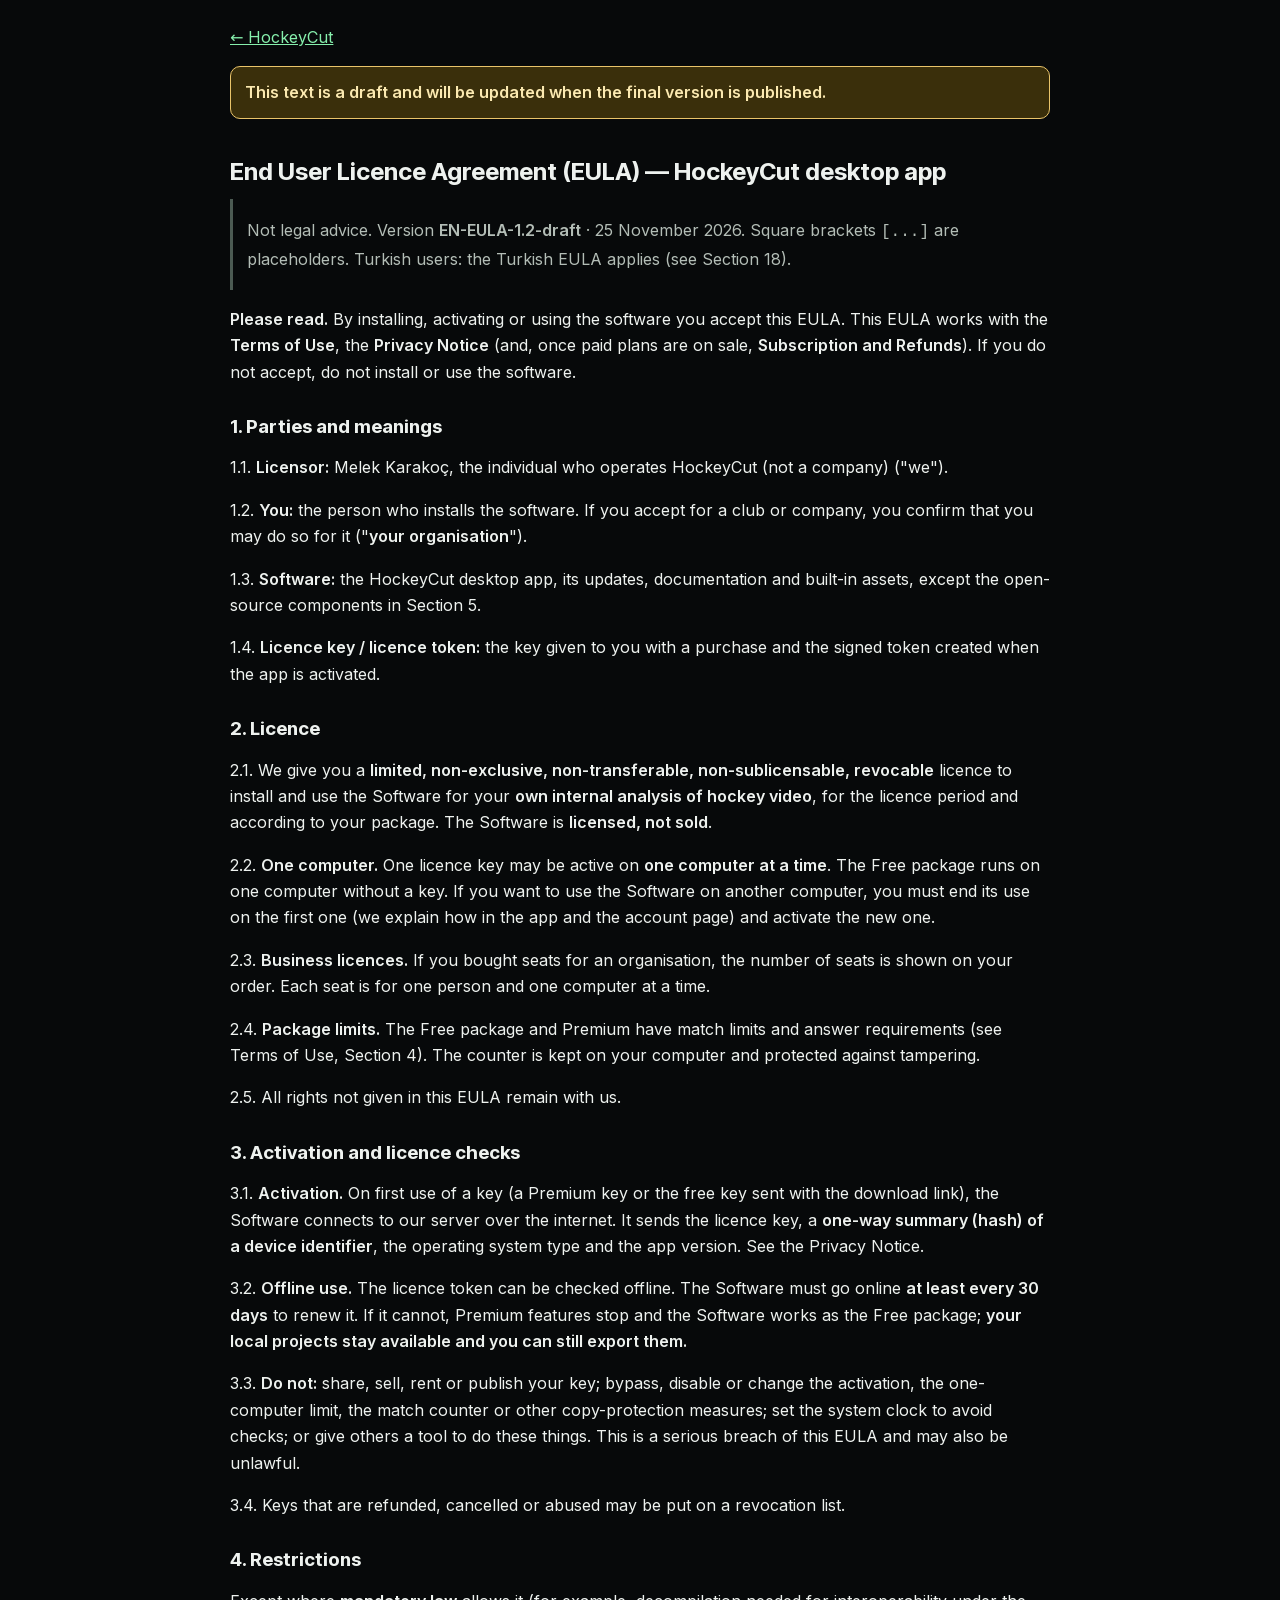
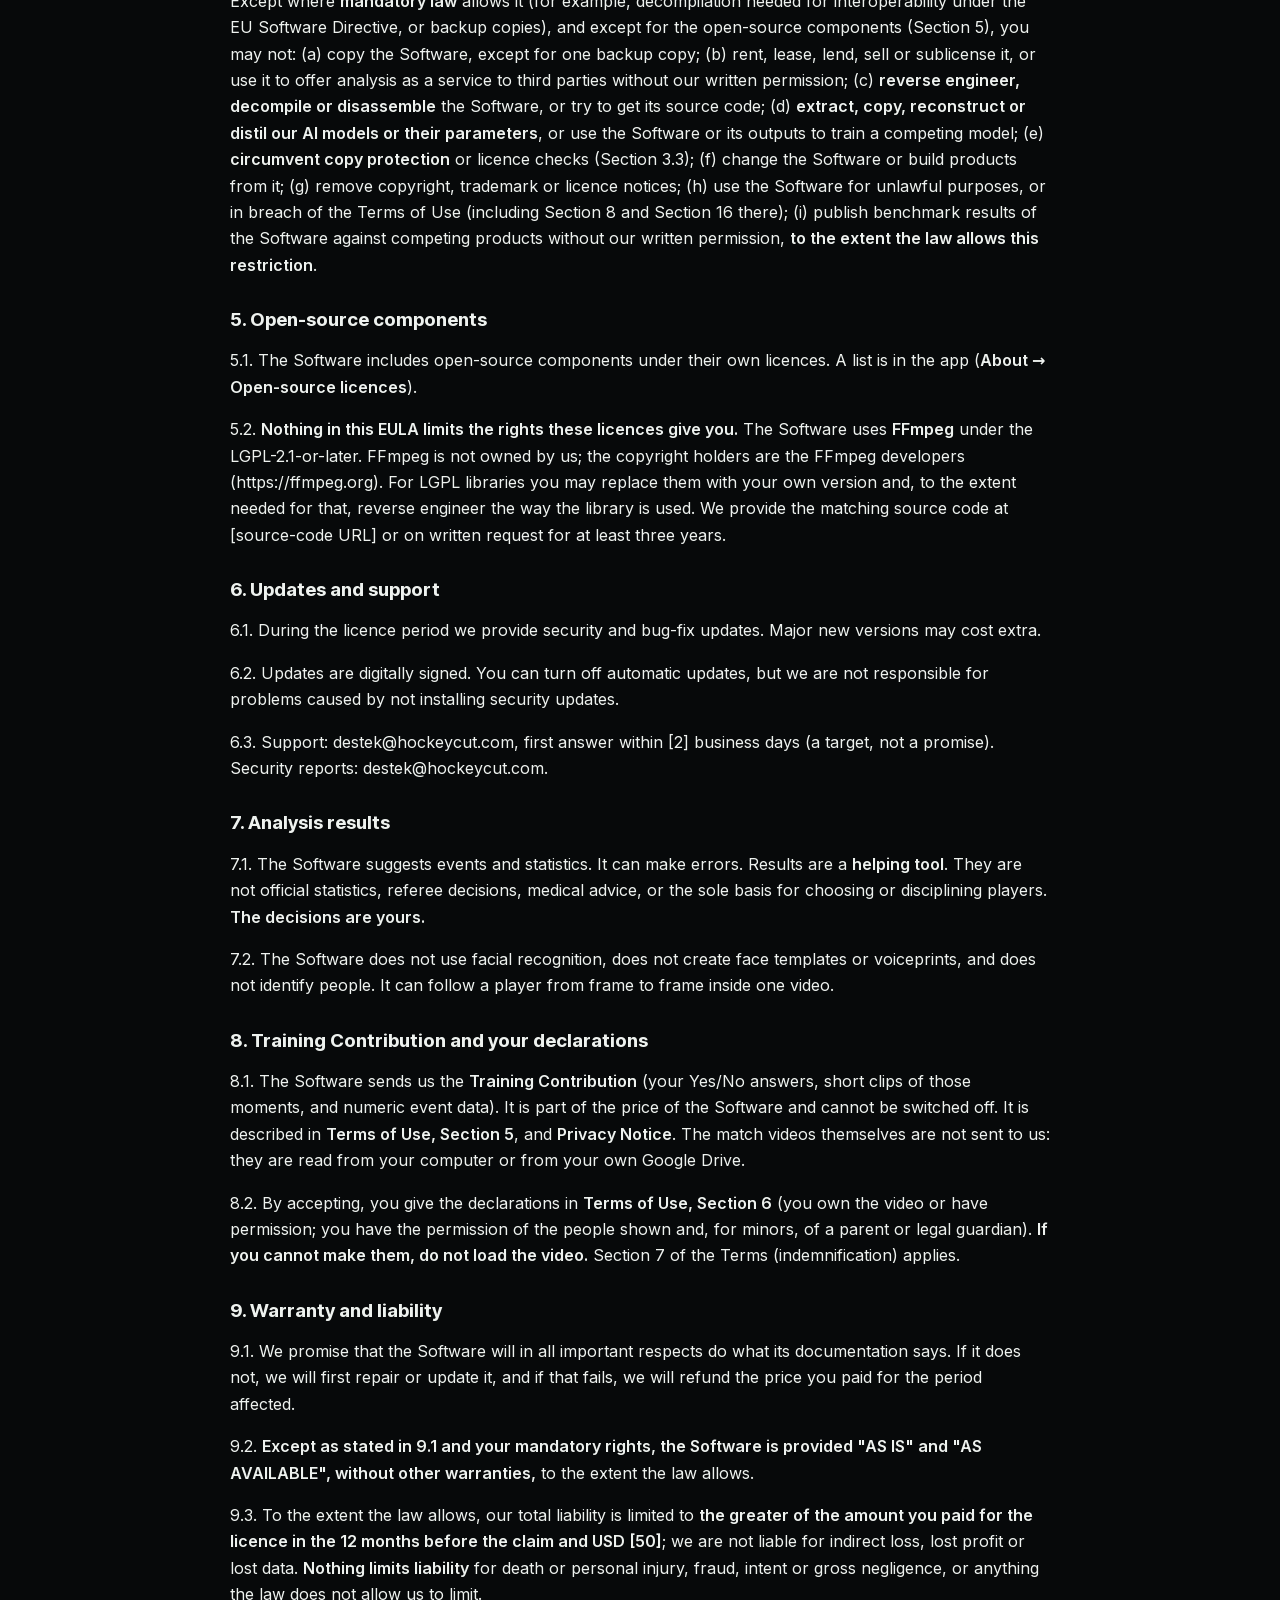
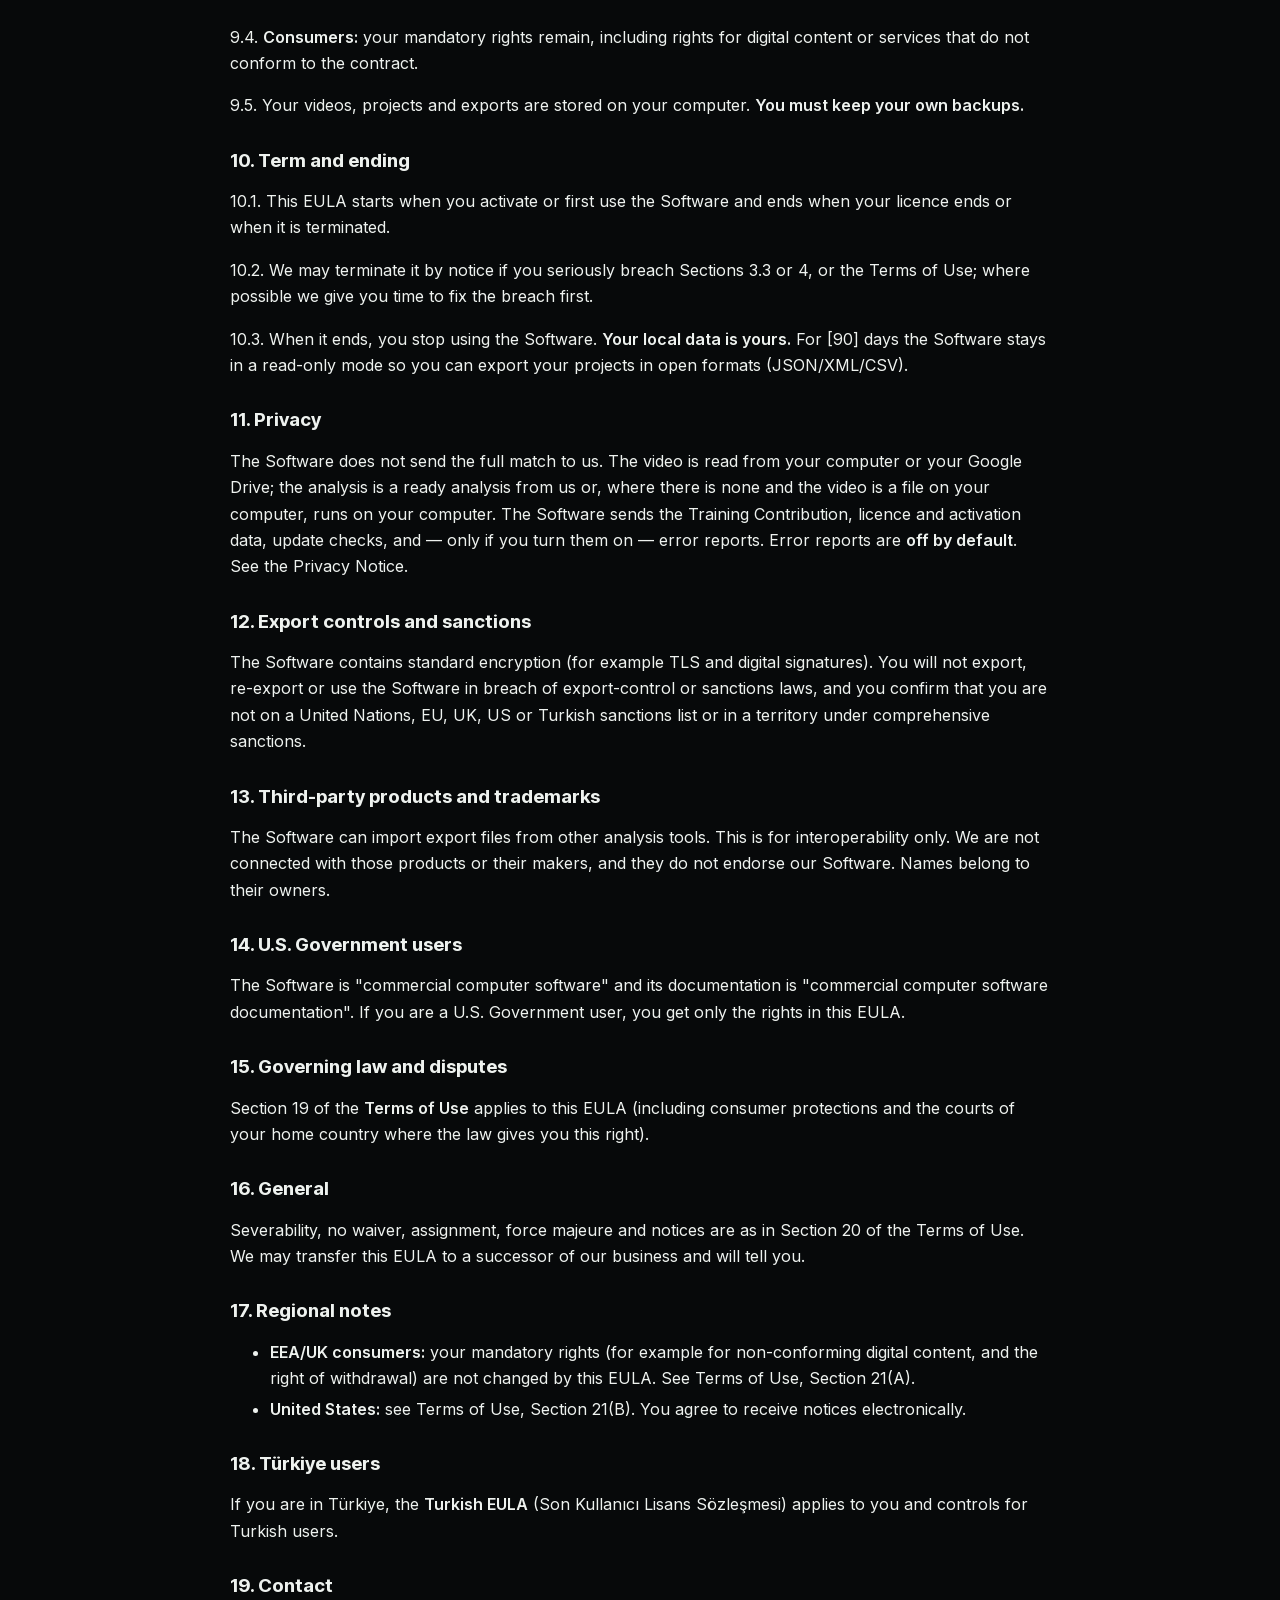
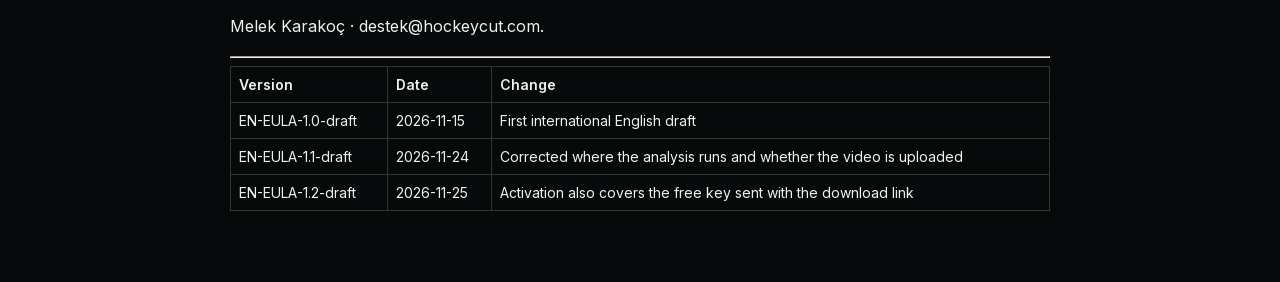
<file: yasal/en/eula.html>
<!doctype html>
<html lang="en"><head><meta charset="utf-8">
<meta http-equiv="Content-Security-Policy" content="default-src 'self'; img-src 'self' data:; style-src 'self' 'unsafe-inline'; script-src 'self' 'unsafe-inline'; font-src 'self'; connect-src 'self' https://portal.hockeycut.com; base-uri 'self'; form-action 'self' https://portal.hockeycut.com">
<meta name="referrer" content="strict-origin-when-cross-origin"><meta name="viewport" content="width=device-width,initial-scale=1">
<meta name="robots" content="noindex">
<title>End User Licence Agreement &middot; HockeyCut</title>
<link rel="stylesheet" href="../../css/fonts.css">
<style>
body{margin:0;background:#07090a;color:#eef2ef;font:16px/1.65 Inter,system-ui,-apple-system,"Segoe UI",sans-serif}
main{max-width:820px;margin:0 auto;padding:24px 20px 72px}
.geri{display:inline-block;margin-bottom:16px;color:#86efac}
.taslak{background:#3a2f0b;border:1px solid #E9C46A;color:#fbe9b0;padding:12px 14px;border-radius:10px;margin-bottom:20px;font-weight:600}
h1,h2,h3,h4,h5{font-family:"Inter Tight",Inter,sans-serif;line-height:1.25;margin:1.6em 0 .5em}a{color:#86efac}
blockquote{margin:12px 0;padding:2px 14px;border-left:3px solid #4b5a52;color:#b3bdb6}
.tablo-kap{overflow-x:auto}table{border-collapse:collapse;width:100%;font-size:14px}th,td{border:1px solid #2c3a33;padding:6px 8px;text-align:left;vertical-align:top}
li{margin:.25em 0}
</style></head><body><main>
<a class="geri" href="../../index.html">&larr; HockeyCut</a>
<div class="taslak" role="note">This text is a draft and will be updated when the final version is published.</div>
<h2 id="end-user-licence-agreement-eula-hokey-analiz-desktop-app">End User Licence Agreement (EULA) — HockeyCut desktop app</h2>
<blockquote><p>Not legal advice. Version <strong>EN-EULA-1.2-draft</strong> · 25 November 2026. Square brackets <code>[...]</code> are placeholders. Turkish users: the Turkish EULA applies (see Section 18).</p></blockquote>
<p><strong>Please read.</strong> By installing, activating or using the software you accept this EULA. This EULA works with the <strong>Terms of Use</strong>, the <strong>Privacy Notice</strong> (and, once paid plans are on sale, <strong>Subscription and Refunds</strong>). If you do not accept, do not install or use the software.</p>
<h3 id="1-parties-and-meanings">1. Parties and meanings</h3>
<p>1.1. <strong>Licensor:</strong> Melek Karakoç, the individual who operates HockeyCut (not a company) ("we").</p>
<p>1.2. <strong>You:</strong> the person who installs the software. If you accept for a club or company, you confirm that you may do so for it ("<strong>your organisation</strong>").</p>
<p>1.3. <strong>Software:</strong> the HockeyCut desktop app, its updates, documentation and built-in assets, except the open-source components in Section 5.</p>
<p>1.4. <strong>Licence key / licence token:</strong> the key given to you with a purchase and the signed token created when the app is activated.</p>
<h3 id="2-licence">2. Licence</h3>
<p>2.1. We give you a <strong>limited, non-exclusive, non-transferable, non-sublicensable, revocable</strong> licence to install and use the Software for your <strong>own internal analysis of hockey video</strong>, for the licence period and according to your package. The Software is <strong>licensed, not sold</strong>.</p>
<p>2.2. <strong>One computer.</strong> One licence key may be active on <strong>one computer at a time</strong>. The Free package runs on one computer without a key. If you want to use the Software on another computer, you must end its use on the first one (we explain how in the app and the account page) and activate the new one.</p>
<p>2.3. <strong>Business licences.</strong> If you bought seats for an organisation, the number of seats is shown on your order. Each seat is for one person and one computer at a time.</p>
<p>2.4. <strong>Package limits.</strong> The Free package and Premium have match limits and answer requirements (see Terms of Use, Section 4). The counter is kept on your computer and protected against tampering.</p>
<p>2.5. All rights not given in this EULA remain with us.</p>
<h3 id="3-activation-and-licence-checks">3. Activation and licence checks</h3>
<p>3.1. <strong>Activation.</strong> On first use of a key (a Premium key or the free key sent with the download link), the Software connects to our server over the internet. It sends the licence key, a <strong>one-way summary (hash) of a device identifier</strong>, the operating system type and the app version. See the Privacy Notice.</p>
<p>3.2. <strong>Offline use.</strong> The licence token can be checked offline. The Software must go online <strong>at least every 30 days</strong> to renew it. If it cannot, Premium features stop and the Software works as the Free package; <strong>your local projects stay available and you can still export them.</strong></p>
<p>3.3. <strong>Do not:</strong> share, sell, rent or publish your key; bypass, disable or change the activation, the one-computer limit, the match counter or other copy-protection measures; set the system clock to avoid checks; or give others a tool to do these things. This is a serious breach of this EULA and may also be unlawful.</p>
<p>3.4. Keys that are refunded, cancelled or abused may be put on a revocation list.</p>
<h3 id="4-restrictions">4. Restrictions</h3>
<p>Except where <strong>mandatory law</strong> allows it (for example, decompilation needed for interoperability under the EU Software Directive, or backup copies), and except for the open-source components (Section 5), you may not: (a) copy the Software, except for one backup copy; (b) rent, lease, lend, sell or sublicense it, or use it to offer analysis as a service to third parties without our written permission; (c) <strong>reverse engineer, decompile or disassemble</strong> the Software, or try to get its source code; (d) <strong>extract, copy, reconstruct or distil our AI models or their parameters</strong>, or use the Software or its outputs to train a competing model; (e) <strong>circumvent copy protection</strong> or licence checks (Section 3.3); (f) change the Software or build products from it; (g) remove copyright, trademark or licence notices; (h) use the Software for unlawful purposes, or in breach of the Terms of Use (including Section 8 and Section 16 there); (i) publish benchmark results of the Software against competing products without our written permission, <strong>to the extent the law allows this restriction</strong>.</p>
<h3 id="5-open-source-components">5. Open-source components</h3>
<p>5.1. The Software includes open-source components under their own licences. A list is in the app (<strong>About → Open-source licences</strong>).</p>
<p>5.2. <strong>Nothing in this EULA limits the rights these licences give you.</strong> The Software uses <strong>FFmpeg</strong> under the LGPL-2.1-or-later. FFmpeg is not owned by us; the copyright holders are the FFmpeg developers (https://ffmpeg.org). For LGPL libraries you may replace them with your own version and, to the extent needed for that, reverse engineer the way the library is used. We provide the matching source code at [source-code URL] or on written request for at least three years.</p>
<h3 id="6-updates-and-support">6. Updates and support</h3>
<p>6.1. During the licence period we provide security and bug-fix updates. Major new versions may cost extra.</p>
<p>6.2. Updates are digitally signed. You can turn off automatic updates, but we are not responsible for problems caused by not installing security updates.</p>
<p>6.3. Support: destek@hockeycut.com, first answer within [2] business days (a target, not a promise). Security reports: destek@hockeycut.com.</p>
<h3 id="7-analysis-results">7. Analysis results</h3>
<p>7.1. The Software suggests events and statistics. It can make errors. Results are a <strong>helping tool</strong>. They are not official statistics, referee decisions, medical advice, or the sole basis for choosing or disciplining players. <strong>The decisions are yours.</strong></p>
<p>7.2. The Software does not use facial recognition, does not create face templates or voiceprints, and does not identify people. It can follow a player from frame to frame inside one video.</p>
<h3 id="8-training-contribution-and-your-declarations">8. Training Contribution and your declarations</h3>
<p>8.1. The Software sends us the <strong>Training Contribution</strong> (your Yes/No answers, short clips of those moments, and numeric event data). It is part of the price of the Software and cannot be switched off. It is described in <strong>Terms of Use, Section 5</strong>, and <strong>Privacy Notice</strong>. The match videos themselves are not sent to us: they are read from your computer or from your own Google Drive.</p>
<p>8.2. By accepting, you give the declarations in <strong>Terms of Use, Section 6</strong> (you own the video or have permission; you have the permission of the people shown and, for minors, of a parent or legal guardian). <strong>If you cannot make them, do not load the video.</strong> Section 7 of the Terms (indemnification) applies.</p>
<h3 id="9-warranty-and-liability">9. Warranty and liability</h3>
<p>9.1. We promise that the Software will in all important respects do what its documentation says. If it does not, we will first repair or update it, and if that fails, we will refund the price you paid for the period affected.</p>
<p>9.2. <strong>Except as stated in 9.1 and your mandatory rights, the Software is provided "AS IS" and "AS AVAILABLE", without other warranties,</strong> to the extent the law allows.</p>
<p>9.3. To the extent the law allows, our total liability is limited to <strong>the greater of the amount you paid for the licence in the 12 months before the claim and USD [50]</strong>; we are not liable for indirect loss, lost profit or lost data. <strong>Nothing limits liability</strong> for death or personal injury, fraud, intent or gross negligence, or anything the law does not allow us to limit.</p>
<p>9.4. <strong>Consumers:</strong> your mandatory rights remain, including rights for digital content or services that do not conform to the contract.</p>
<p>9.5. Your videos, projects and exports are stored on your computer. <strong>You must keep your own backups.</strong></p>
<h3 id="10-term-and-ending">10. Term and ending</h3>
<p>10.1. This EULA starts when you activate or first use the Software and ends when your licence ends or when it is terminated.</p>
<p>10.2. We may terminate it by notice if you seriously breach Sections 3.3 or 4, or the Terms of Use; where possible we give you time to fix the breach first.</p>
<p>10.3. When it ends, you stop using the Software. <strong>Your local data is yours.</strong> For [90] days the Software stays in a read-only mode so you can export your projects in open formats (JSON/XML/CSV).</p>
<h3 id="11-privacy">11. Privacy</h3>
<p>The Software does not send the full match to us. The video is read from your computer or your Google Drive; the analysis is a ready analysis from us or, where there is none and the video is a file on your computer, runs on your computer. The Software sends the Training Contribution, licence and activation data, update checks, and — only if you turn them on — error reports. Error reports are <strong>off by default</strong>. See the Privacy Notice.</p>
<h3 id="12-export-controls-and-sanctions">12. Export controls and sanctions</h3>
<p>The Software contains standard encryption (for example TLS and digital signatures). You will not export, re-export or use the Software in breach of export-control or sanctions laws, and you confirm that you are not on a United Nations, EU, UK, US or Turkish sanctions list or in a territory under comprehensive sanctions.</p>
<h3 id="13-third-party-products-and-trademarks">13. Third-party products and trademarks</h3>
<p>The Software can import export files from other analysis tools. This is for interoperability only. We are not connected with those products or their makers, and they do not endorse our Software. Names belong to their owners.</p>
<h3 id="14-u-s-government-users">14. U.S. Government users</h3>
<p>The Software is "commercial computer software" and its documentation is "commercial computer software documentation". If you are a U.S. Government user, you get only the rights in this EULA.</p>
<h3 id="15-governing-law-and-disputes">15. Governing law and disputes</h3>
<p>Section 19 of the <strong>Terms of Use</strong> applies to this EULA (including consumer protections and the courts of your home country where the law gives you this right).</p>
<h3 id="16-general">16. General</h3>
<p>Severability, no waiver, assignment, force majeure and notices are as in Section 20 of the Terms of Use. We may transfer this EULA to a successor of our business and will tell you.</p>
<h3 id="17-regional-notes">17. Regional notes</h3>
<ul><li><strong>EEA/UK consumers:</strong> your mandatory rights (for example for non-conforming digital content, and the right of withdrawal) are not changed by this EULA. See Terms of Use, Section 21(A).</li><li><strong>United States:</strong> see Terms of Use, Section 21(B). You agree to receive notices electronically.</li></ul>
<h3 id="18-t-rkiye-users">18. Türkiye users</h3>
<p>If you are in Türkiye, the <strong>Turkish EULA</strong> (Son Kullanıcı Lisans Sözleşmesi) applies to you and controls for Turkish users.</p>
<h3 id="19-contact">19. Contact</h3>
<p>Melek Karakoç · destek@hockeycut.com.</p>
<hr>
<div class="tablo-kap"><table><thead><tr><th>Version</th><th>Date</th><th>Change</th></tr></thead><tbody><tr><td>EN-EULA-1.0-draft</td><td>2026-11-15</td><td>First international English draft</td></tr><tr><td>EN-EULA-1.1-draft</td><td>2026-11-24</td><td>Corrected where the analysis runs and whether the video is uploaded</td></tr><tr><td>EN-EULA-1.2-draft</td><td>2026-11-25</td><td>Activation also covers the free key sent with the download link</td></tr></tbody></table></div>
</main></body></html>
</file>
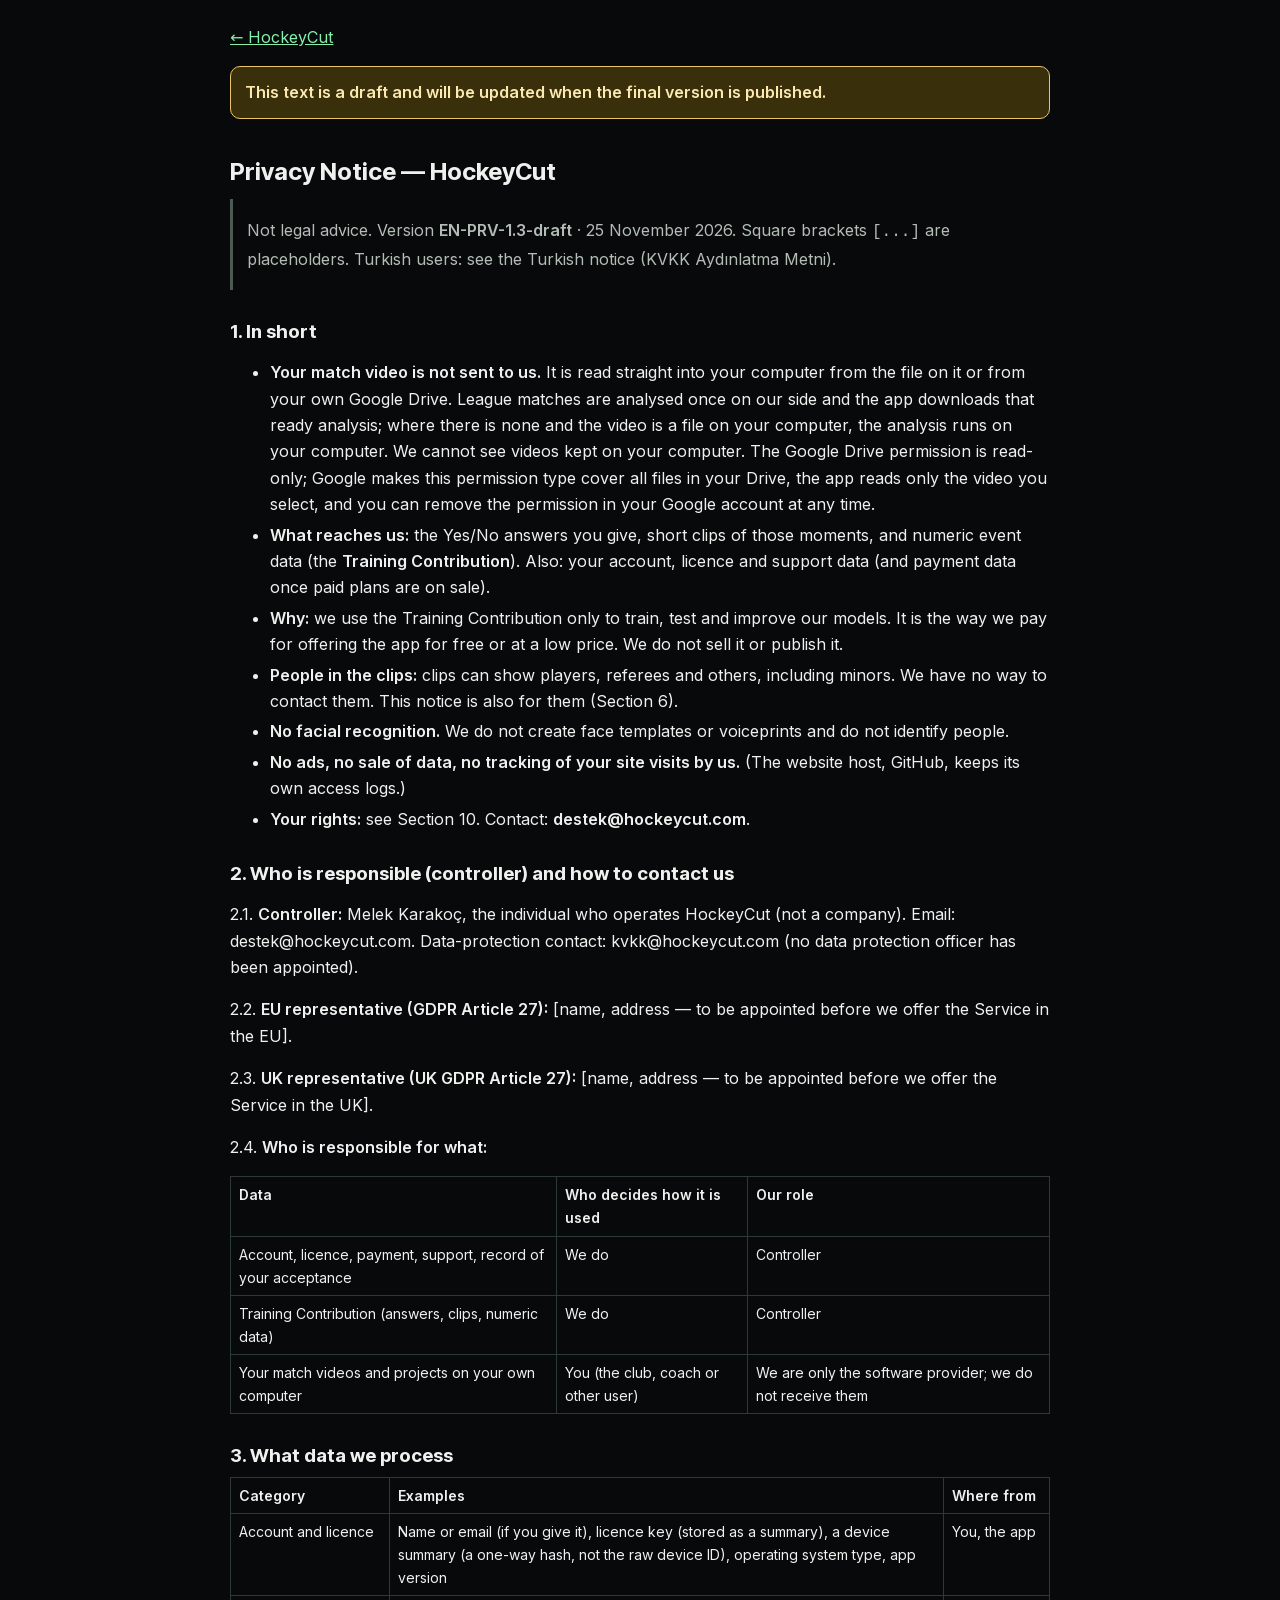
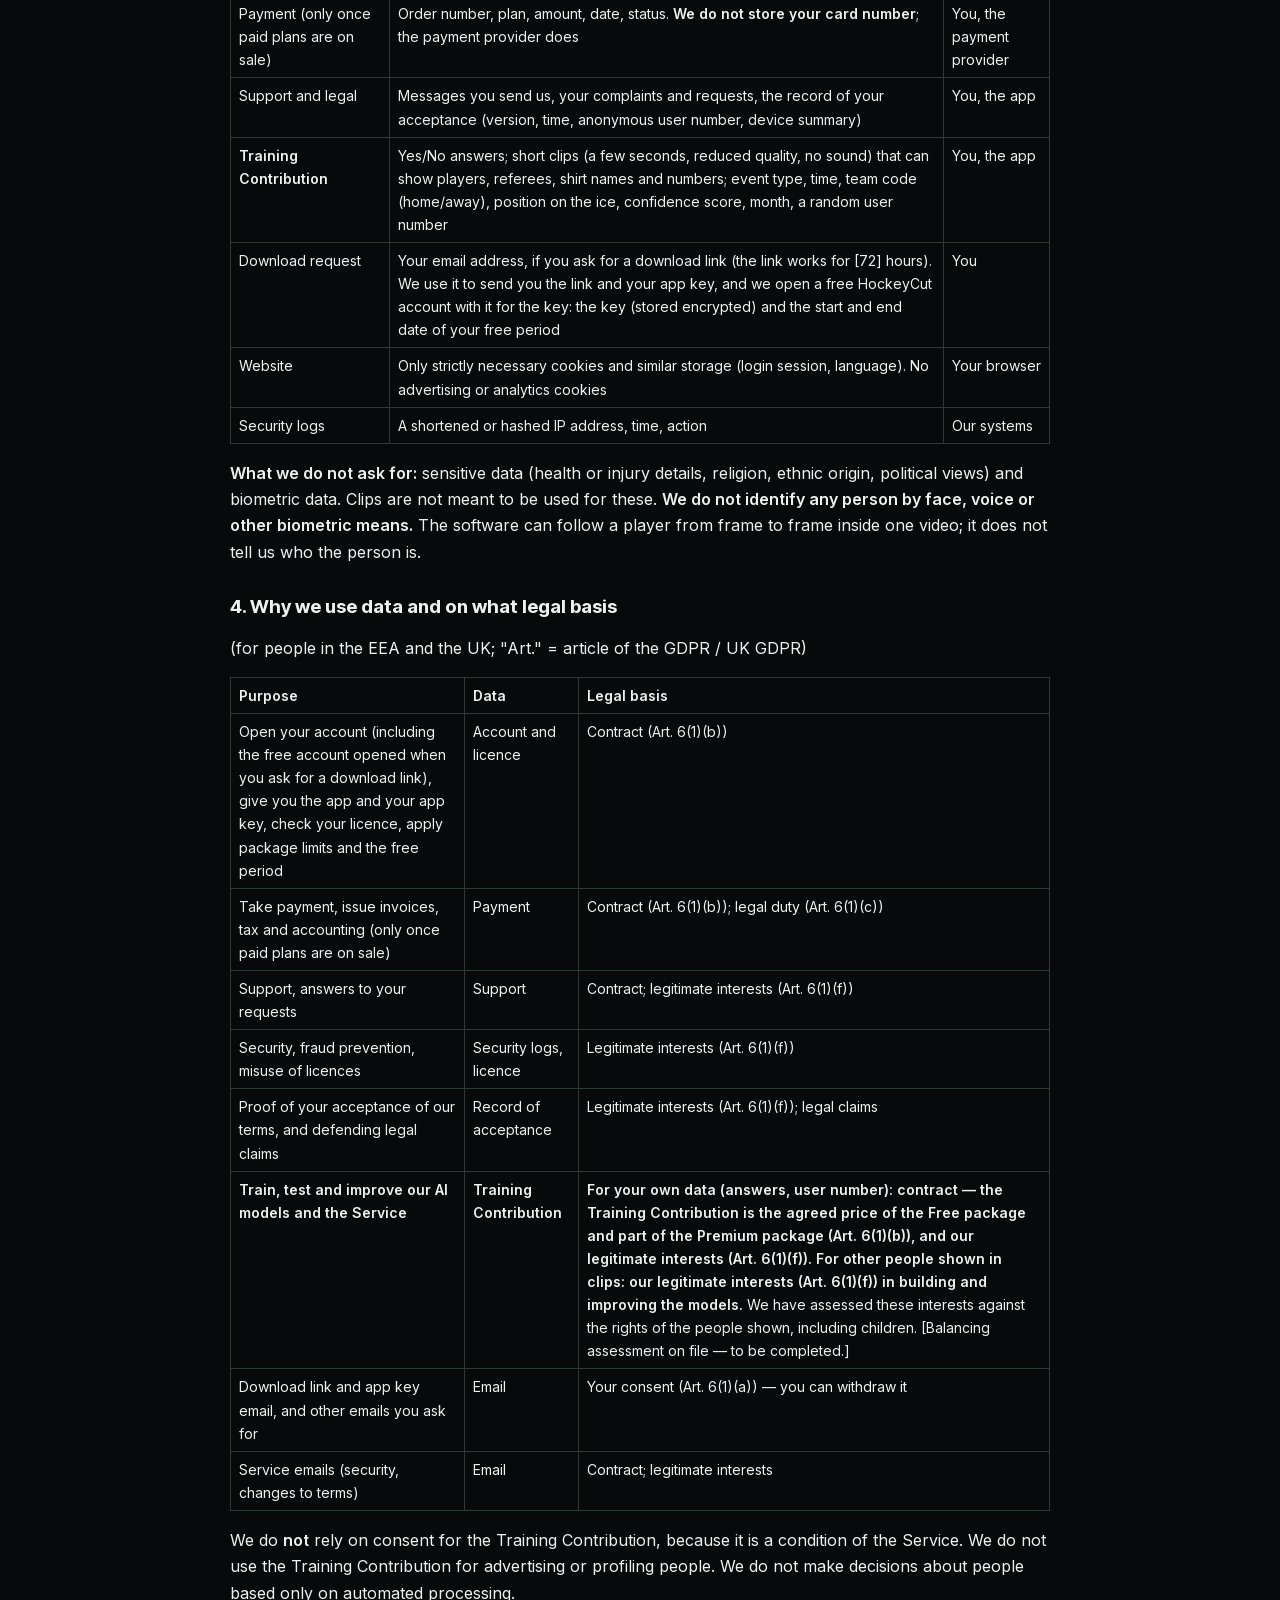
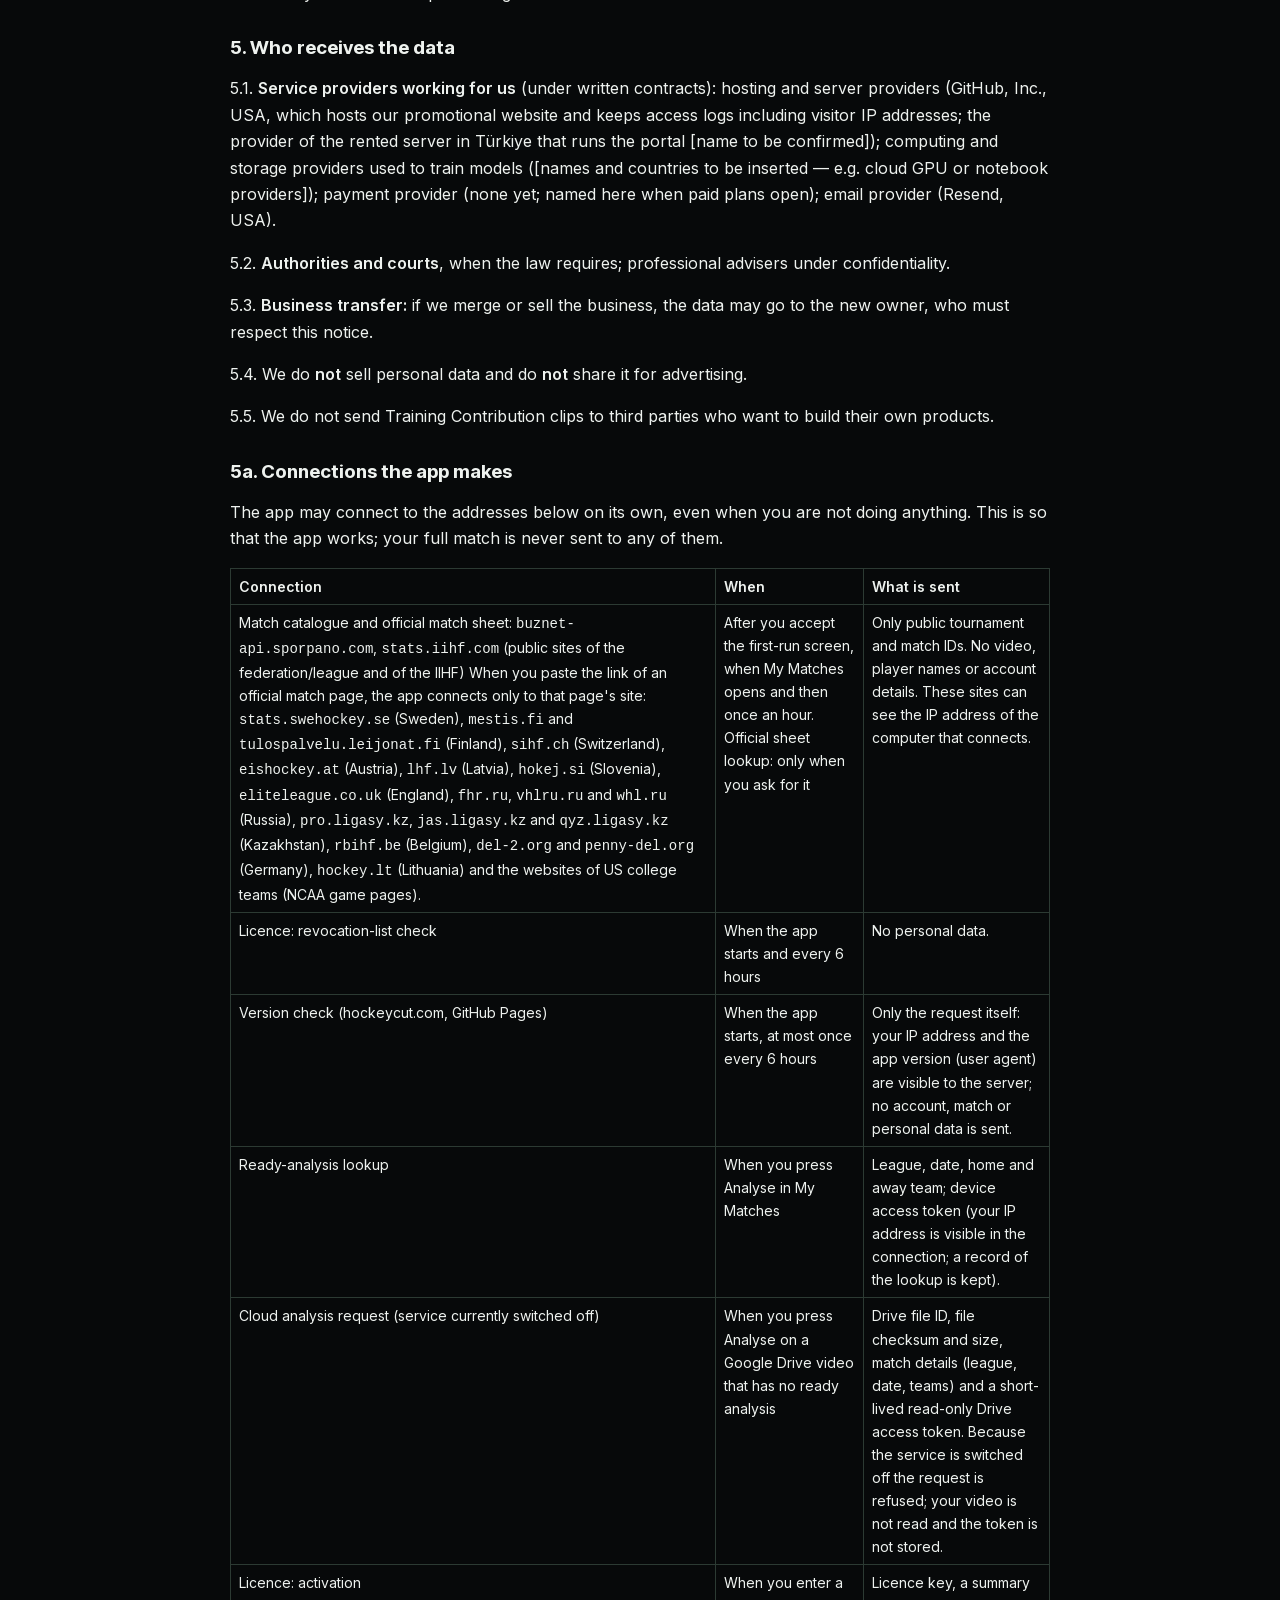
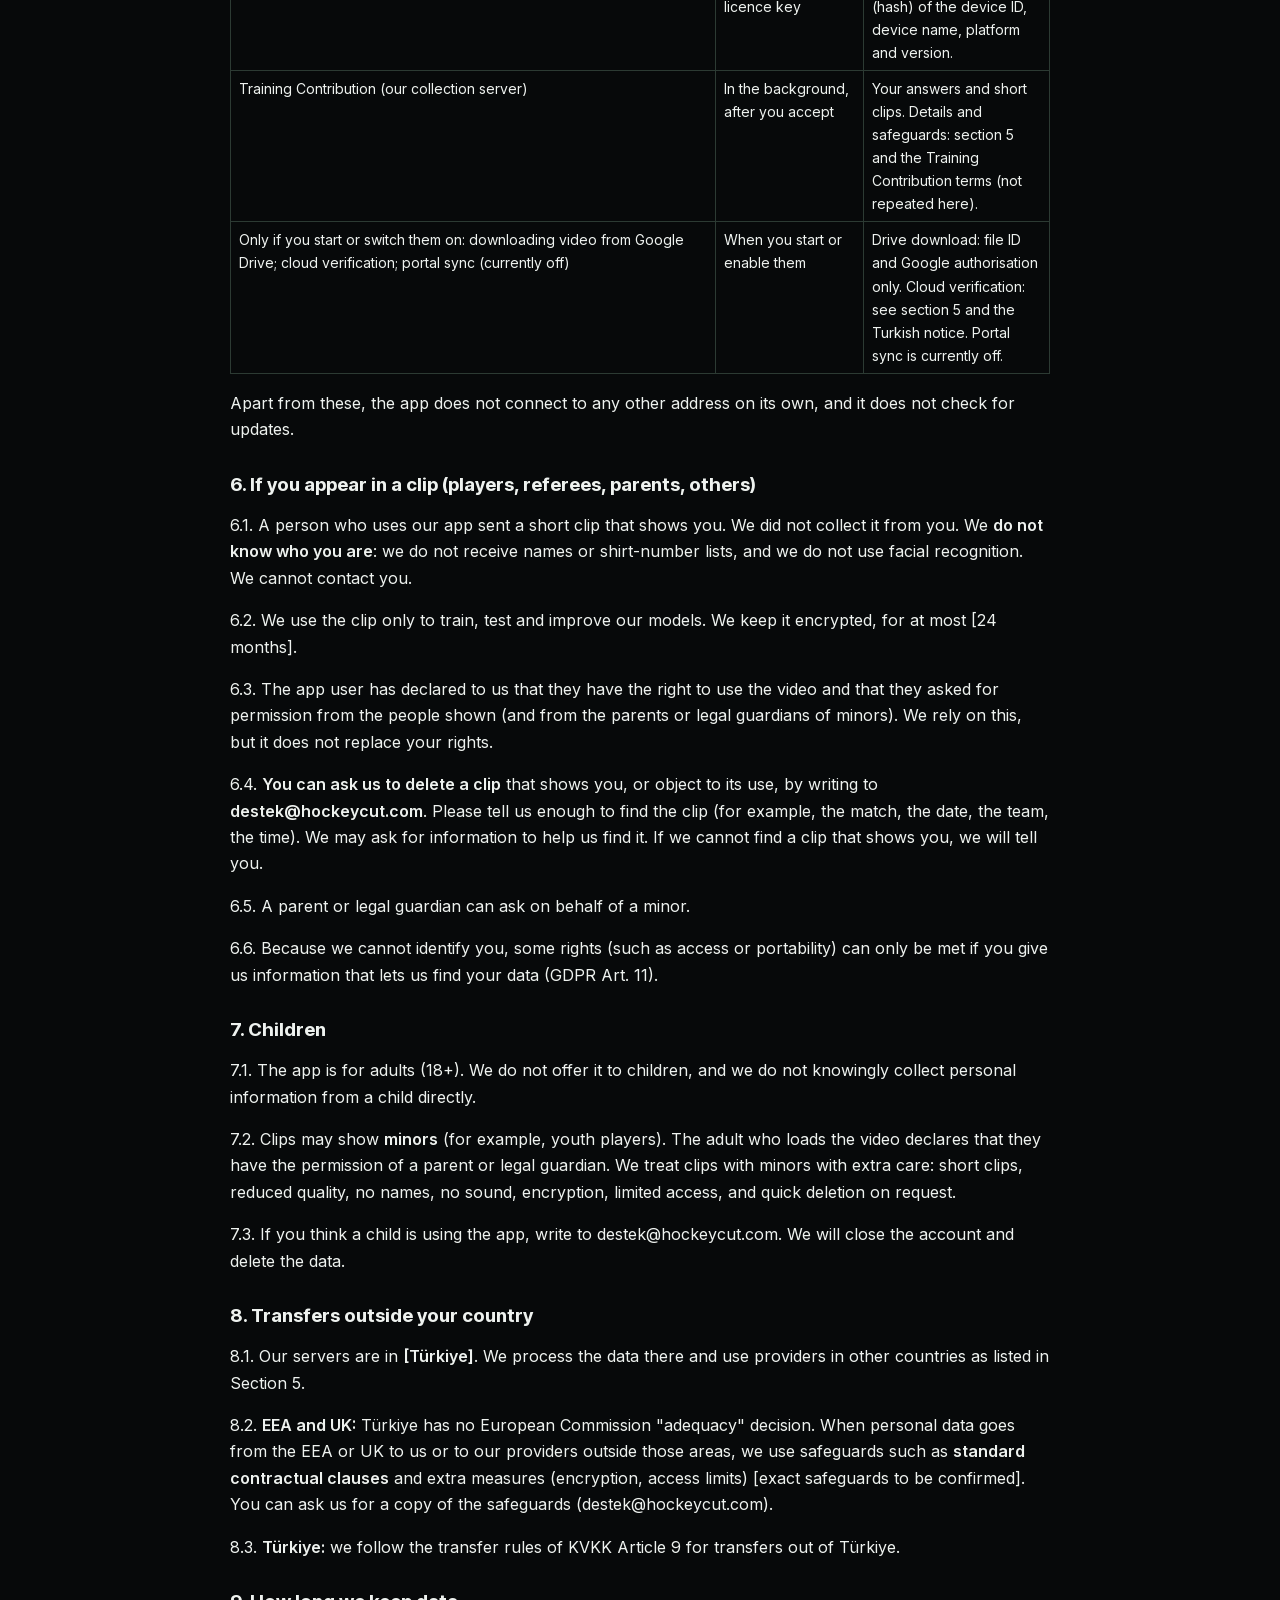
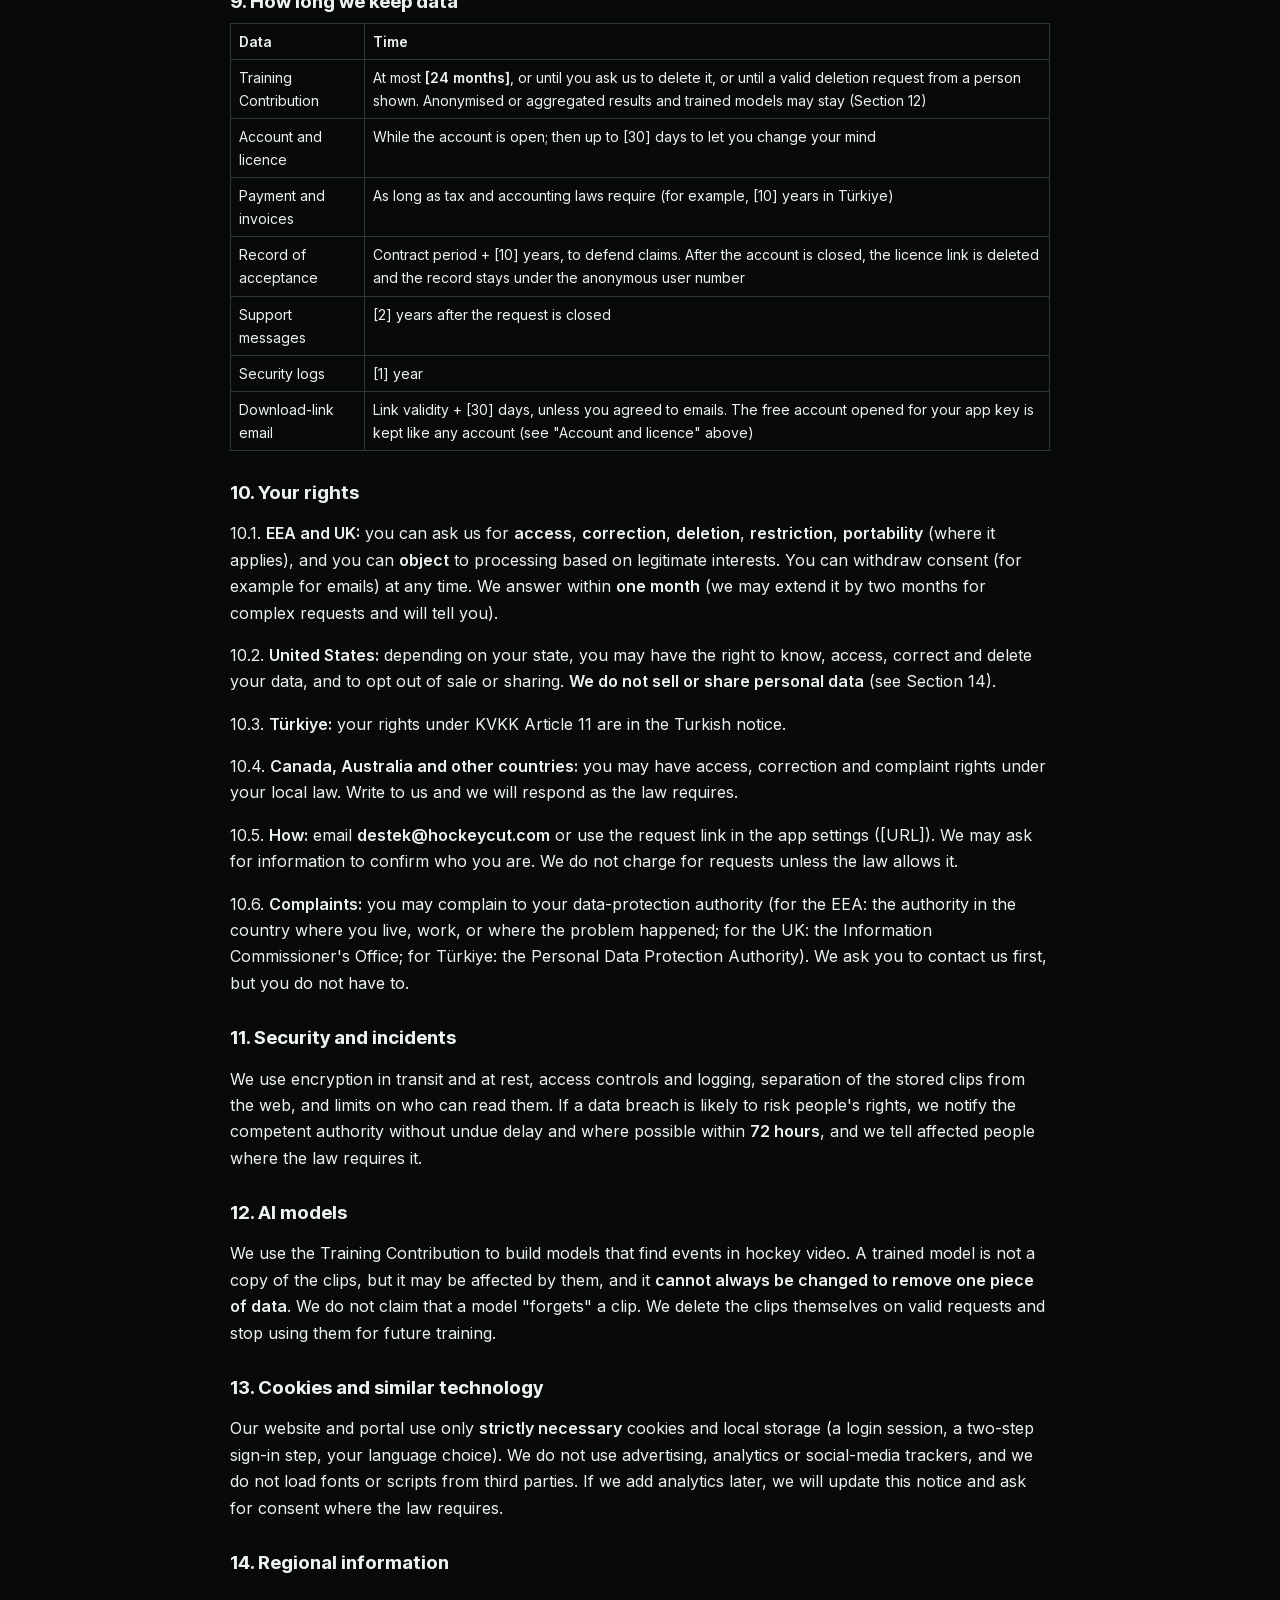
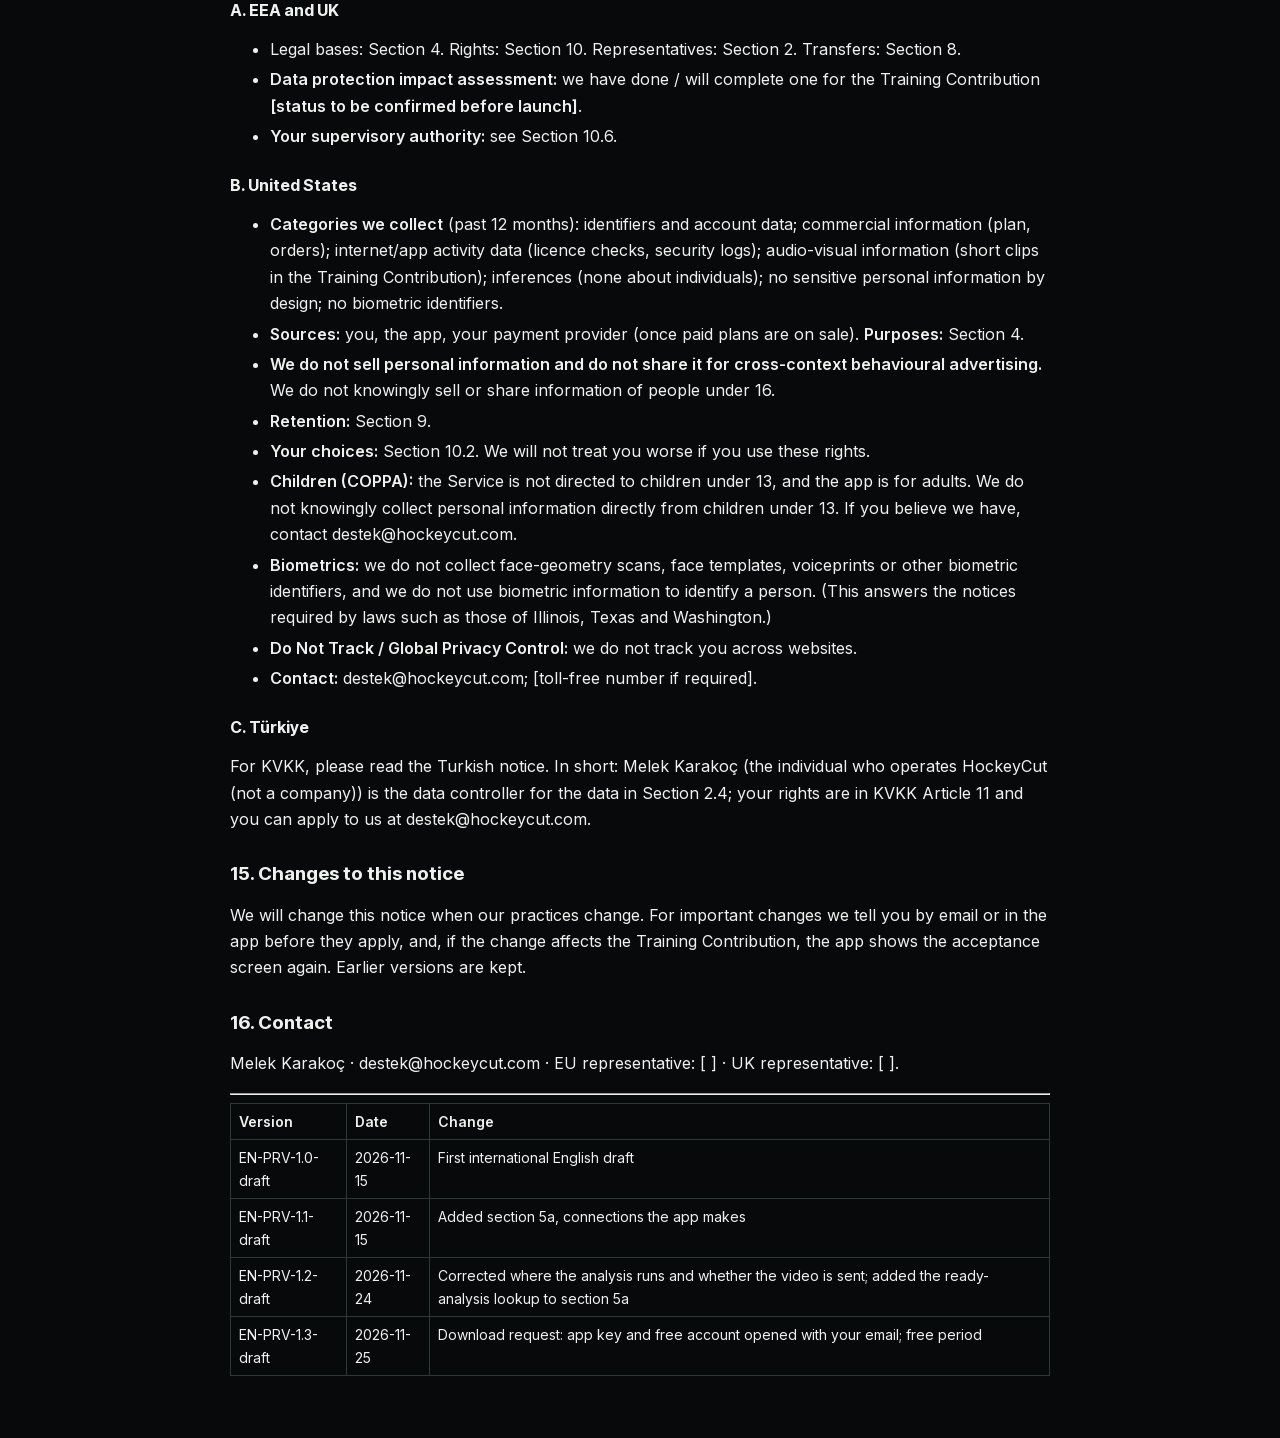
<file: yasal/en/privacy.html>
<!doctype html>
<html lang="en"><head><meta charset="utf-8">
<meta http-equiv="Content-Security-Policy" content="default-src 'self'; img-src 'self' data:; style-src 'self' 'unsafe-inline'; script-src 'self' 'unsafe-inline'; font-src 'self'; connect-src 'self' https://portal.hockeycut.com; base-uri 'self'; form-action 'self' https://portal.hockeycut.com">
<meta name="referrer" content="strict-origin-when-cross-origin"><meta name="viewport" content="width=device-width,initial-scale=1">
<meta name="robots" content="noindex">
<title>Privacy Notice &middot; HockeyCut</title>
<link rel="stylesheet" href="../../css/fonts.css">
<style>
body{margin:0;background:#07090a;color:#eef2ef;font:16px/1.65 Inter,system-ui,-apple-system,"Segoe UI",sans-serif}
main{max-width:820px;margin:0 auto;padding:24px 20px 72px}
.geri{display:inline-block;margin-bottom:16px;color:#86efac}
.taslak{background:#3a2f0b;border:1px solid #E9C46A;color:#fbe9b0;padding:12px 14px;border-radius:10px;margin-bottom:20px;font-weight:600}
h1,h2,h3,h4,h5{font-family:"Inter Tight",Inter,sans-serif;line-height:1.25;margin:1.6em 0 .5em}a{color:#86efac}
blockquote{margin:12px 0;padding:2px 14px;border-left:3px solid #4b5a52;color:#b3bdb6}
.tablo-kap{overflow-x:auto}table{border-collapse:collapse;width:100%;font-size:14px}th,td{border:1px solid #2c3a33;padding:6px 8px;text-align:left;vertical-align:top}
li{margin:.25em 0}
</style></head><body><main>
<a class="geri" href="../../index.html">&larr; HockeyCut</a>
<div class="taslak" role="note">This text is a draft and will be updated when the final version is published.</div>
<h2 id="privacy-notice-hokey-analiz">Privacy Notice — HockeyCut</h2>
<blockquote><p>Not legal advice. Version <strong>EN-PRV-1.3-draft</strong> · 25 November 2026. Square brackets <code>[...]</code> are placeholders. Turkish users: see the Turkish notice (KVKK Aydınlatma Metni).</p></blockquote>
<h3 id="1-in-short">1. In short</h3>
<ul><li><strong>Your match video is not sent to us.</strong> It is read straight into your computer from the file on it or from your own Google Drive. League matches are analysed once on our side and the app downloads that ready analysis; where there is none and the video is a file on your computer, the analysis runs on your computer. We cannot see videos kept on your computer. The Google Drive permission is read-only; Google makes this permission type cover all files in your Drive, the app reads only the video you select, and you can remove the permission in your Google account at any time.</li><li><strong>What reaches us:</strong> the Yes/No answers you give, short clips of those moments, and numeric event data (the <strong>Training Contribution</strong>). Also: your account, licence and support data (and payment data once paid plans are on sale).</li><li><strong>Why:</strong> we use the Training Contribution only to train, test and improve our models. It is the way we pay for offering the app for free or at a low price. We do not sell it or publish it.</li><li><strong>People in the clips:</strong> clips can show players, referees and others, including minors. We have no way to contact them. This notice is also for them (Section 6).</li><li><strong>No facial recognition.</strong> We do not create face templates or voiceprints and do not identify people.</li><li><strong>No ads, no sale of data, no tracking of your site visits by us.</strong> (The website host, GitHub, keeps its own access logs.)</li><li><strong>Your rights:</strong> see Section 10. Contact: <strong>destek@hockeycut.com</strong>.</li></ul>
<h3 id="2-who-is-responsible-controller-and-how-to-contact-us">2. Who is responsible (controller) and how to contact us</h3>
<p>2.1. <strong>Controller:</strong> Melek Karakoç, the individual who operates HockeyCut (not a company). Email: destek@hockeycut.com. Data-protection contact: kvkk@hockeycut.com (no data protection officer has been appointed).</p>
<p>2.2. <strong>EU representative (GDPR Article 27):</strong> [name, address — to be appointed before we offer the Service in the EU].</p>
<p>2.3. <strong>UK representative (UK GDPR Article 27):</strong> [name, address — to be appointed before we offer the Service in the UK].</p>
<p>2.4. <strong>Who is responsible for what:</strong></p>
<div class="tablo-kap"><table><thead><tr><th>Data</th><th>Who decides how it is used</th><th>Our role</th></tr></thead><tbody><tr><td>Account, licence, payment, support, record of your acceptance</td><td>We do</td><td>Controller</td></tr><tr><td>Training Contribution (answers, clips, numeric data)</td><td>We do</td><td>Controller</td></tr><tr><td>Your match videos and projects on your own computer</td><td>You (the club, coach or other user)</td><td>We are only the software provider; we do not receive them</td></tr></tbody></table></div>
<h3 id="3-what-data-we-process">3. What data we process</h3>
<div class="tablo-kap"><table><thead><tr><th>Category</th><th>Examples</th><th>Where from</th></tr></thead><tbody><tr><td>Account and licence</td><td>Name or email (if you give it), licence key (stored as a summary), a device summary (a one-way hash, not the raw device ID), operating system type, app version</td><td>You, the app</td></tr><tr><td>Payment (only once paid plans are on sale)</td><td>Order number, plan, amount, date, status. <strong>We do not store your card number</strong>; the payment provider does</td><td>You, the payment provider</td></tr><tr><td>Support and legal</td><td>Messages you send us, your complaints and requests, the record of your acceptance (version, time, anonymous user number, device summary)</td><td>You, the app</td></tr><tr><td><strong>Training Contribution</strong></td><td>Yes/No answers; short clips (a few seconds, reduced quality, no sound) that can show players, referees, shirt names and numbers; event type, time, team code (home/away), position on the ice, confidence score, month, a random user number</td><td>You, the app</td></tr><tr><td>Download request</td><td>Your email address, if you ask for a download link (the link works for [72] hours). We use it to send you the link and your app key, and we open a free HockeyCut account with it for the key: the key (stored encrypted) and the start and end date of your free period</td><td>You</td></tr><tr><td>Website</td><td>Only strictly necessary cookies and similar storage (login session, language). No advertising or analytics cookies</td><td>Your browser</td></tr><tr><td>Security logs</td><td>A shortened or hashed IP address, time, action</td><td>Our systems</td></tr></tbody></table></div>
<p><strong>What we do not ask for:</strong> sensitive data (health or injury details, religion, ethnic origin, political views) and biometric data. Clips are not meant to be used for these. <strong>We do not identify any person by face, voice or other biometric means.</strong> The software can follow a player from frame to frame inside one video; it does not tell us who the person is.</p>
<h3 id="4-why-we-use-data-and-on-what-legal-basis">4. Why we use data and on what legal basis</h3>
<p>(for people in the EEA and the UK; "Art." = article of the GDPR / UK GDPR)</p>
<div class="tablo-kap"><table><thead><tr><th>Purpose</th><th>Data</th><th>Legal basis</th></tr></thead><tbody><tr><td>Open your account (including the free account opened when you ask for a download link), give you the app and your app key, check your licence, apply package limits and the free period</td><td>Account and licence</td><td>Contract (Art. 6(1)(b))</td></tr><tr><td>Take payment, issue invoices, tax and accounting (only once paid plans are on sale)</td><td>Payment</td><td>Contract (Art. 6(1)(b)); legal duty (Art. 6(1)(c))</td></tr><tr><td>Support, answers to your requests</td><td>Support</td><td>Contract; legitimate interests (Art. 6(1)(f))</td></tr><tr><td>Security, fraud prevention, misuse of licences</td><td>Security logs, licence</td><td>Legitimate interests (Art. 6(1)(f))</td></tr><tr><td>Proof of your acceptance of our terms, and defending legal claims</td><td>Record of acceptance</td><td>Legitimate interests (Art. 6(1)(f)); legal claims</td></tr><tr><td><strong>Train, test and improve our AI models and the Service</strong></td><td><strong>Training Contribution</strong></td><td><strong>For your own data (answers, user number): contract — the Training Contribution is the agreed price of the Free package and part of the Premium package (Art. 6(1)(b)), and our legitimate interests (Art. 6(1)(f)). For other people shown in clips: our legitimate interests (Art. 6(1)(f)) in building and improving the models.</strong> We have assessed these interests against the rights of the people shown, including children. [Balancing assessment on file — to be completed.]</td></tr><tr><td>Download link and app key email, and other emails you ask for</td><td>Email</td><td>Your consent (Art. 6(1)(a)) — you can withdraw it</td></tr><tr><td>Service emails (security, changes to terms)</td><td>Email</td><td>Contract; legitimate interests</td></tr></tbody></table></div>
<p>We do <strong>not</strong> rely on consent for the Training Contribution, because it is a condition of the Service. We do not use the Training Contribution for advertising or profiling people. We do not make decisions about people based only on automated processing.</p>
<h3 id="5-who-receives-the-data">5. Who receives the data</h3>
<p>5.1. <strong>Service providers working for us</strong> (under written contracts): hosting and server providers (GitHub, Inc., USA, which hosts our promotional website and keeps access logs including visitor IP addresses; the provider of the rented server in Türkiye that runs the portal [name to be confirmed]); computing and storage providers used to train models ([names and countries to be inserted — e.g. cloud GPU or notebook providers]); payment provider (none yet; named here when paid plans open); email provider (Resend, USA).</p>
<p>5.2. <strong>Authorities and courts</strong>, when the law requires; professional advisers under confidentiality.</p>
<p>5.3. <strong>Business transfer:</strong> if we merge or sell the business, the data may go to the new owner, who must respect this notice.</p>
<p>5.4. We do <strong>not</strong> sell personal data and do <strong>not</strong> share it for advertising.</p>
<p>5.5. We do not send Training Contribution clips to third parties who want to build their own products.</p>
<h3 id="5a-connections-the-app-makes">5a. Connections the app makes</h3>
<p>The app may connect to the addresses below on its own, even when you are not doing anything. This is so that the app works; your full match is never sent to any of them.</p>
<div class="tablo-kap"><table><thead><tr><th>Connection</th><th>When</th><th>What is sent</th></tr></thead><tbody><tr><td>Match catalogue and official match sheet: <code>buznet-api.sporpano.com</code>, <code>stats.iihf.com</code> (public sites of the federation/league and of the IIHF) When you paste the link of an official match page, the app connects only to that page's site: <code>stats.swehockey.se</code> (Sweden), <code>mestis.fi</code> and <code>tulospalvelu.leijonat.fi</code> (Finland), <code>sihf.ch</code> (Switzerland), <code>eishockey.at</code> (Austria), <code>lhf.lv</code> (Latvia), <code>hokej.si</code> (Slovenia), <code>eliteleague.co.uk</code> (England), <code>fhr.ru</code>, <code>vhlru.ru</code> and <code>whl.ru</code> (Russia), <code>pro.ligasy.kz</code>, <code>jas.ligasy.kz</code> and <code>qyz.ligasy.kz</code> (Kazakhstan), <code>rbihf.be</code> (Belgium), <code>del-2.org</code> and <code>penny-del.org</code> (Germany), <code>hockey.lt</code> (Lithuania) and the websites of US college teams (NCAA game pages).</td><td>After you accept the first-run screen, when My Matches opens and then once an hour. Official sheet lookup: only when you ask for it</td><td>Only public tournament and match IDs. No video, player names or account details. These sites can see the IP address of the computer that connects.</td></tr><tr><td>Licence: revocation-list check</td><td>When the app starts and every 6 hours</td><td>No personal data.</td></tr><tr><td>Version check (hockeycut.com, GitHub Pages)</td><td>When the app starts, at most once every 6 hours</td><td>Only the request itself: your IP address and the app version (user agent) are visible to the server; no account, match or personal data is sent.</td></tr><tr><td>Ready-analysis lookup</td><td>When you press Analyse in My Matches</td><td>League, date, home and away team; device access token (your IP address is visible in the connection; a record of the lookup is kept).</td></tr><tr><td>Cloud analysis request (service currently switched off)</td><td>When you press Analyse on a Google Drive video that has no ready analysis</td><td>Drive file ID, file checksum and size, match details (league, date, teams) and a short-lived read-only Drive access token. Because the service is switched off the request is refused; your video is not read and the token is not stored.</td></tr><tr><td>Licence: activation</td><td>When you enter a licence key</td><td>Licence key, a summary (hash) of the device ID, device name, platform and version.</td></tr><tr><td>Training Contribution (our collection server)</td><td>In the background, after you accept</td><td>Your answers and short clips. Details and safeguards: section 5 and the Training Contribution terms (not repeated here).</td></tr><tr><td>Only if you start or switch them on: downloading video from Google Drive; cloud verification; portal sync (currently off)</td><td>When you start or enable them</td><td>Drive download: file ID and Google authorisation only. Cloud verification: see section 5 and the Turkish notice. Portal sync is currently off.</td></tr></tbody></table></div>
<p>Apart from these, the app does not connect to any other address on its own, and it does not check for updates.</p>
<h3 id="6-if-you-appear-in-a-clip-players-referees-parents-others">6. If you appear in a clip (players, referees, parents, others)</h3>
<p>6.1. A person who uses our app sent a short clip that shows you. We did not collect it from you. We <strong>do not know who you are</strong>: we do not receive names or shirt-number lists, and we do not use facial recognition. We cannot contact you.</p>
<p>6.2. We use the clip only to train, test and improve our models. We keep it encrypted, for at most [24 months].</p>
<p>6.3. The app user has declared to us that they have the right to use the video and that they asked for permission from the people shown (and from the parents or legal guardians of minors). We rely on this, but it does not replace your rights.</p>
<p>6.4. <strong>You can ask us to delete a clip</strong> that shows you, or object to its use, by writing to <strong>destek@hockeycut.com</strong>. Please tell us enough to find the clip (for example, the match, the date, the team, the time). We may ask for information to help us find it. If we cannot find a clip that shows you, we will tell you.</p>
<p>6.5. A parent or legal guardian can ask on behalf of a minor.</p>
<p>6.6. Because we cannot identify you, some rights (such as access or portability) can only be met if you give us information that lets us find your data (GDPR Art. 11).</p>
<h3 id="7-children">7. Children</h3>
<p>7.1. The app is for adults (18+). We do not offer it to children, and we do not knowingly collect personal information from a child directly.</p>
<p>7.2. Clips may show <strong>minors</strong> (for example, youth players). The adult who loads the video declares that they have the permission of a parent or legal guardian. We treat clips with minors with extra care: short clips, reduced quality, no names, no sound, encryption, limited access, and quick deletion on request.</p>
<p>7.3. If you think a child is using the app, write to destek@hockeycut.com. We will close the account and delete the data.</p>
<h3 id="8-transfers-outside-your-country">8. Transfers outside your country</h3>
<p>8.1. Our servers are in <strong>[Türkiye]</strong>. We process the data there and use providers in other countries as listed in Section 5.</p>
<p>8.2. <strong>EEA and UK:</strong> Türkiye has no European Commission "adequacy" decision. When personal data goes from the EEA or UK to us or to our providers outside those areas, we use safeguards such as <strong>standard contractual clauses</strong> and extra measures (encryption, access limits) [exact safeguards to be confirmed]. You can ask us for a copy of the safeguards (destek@hockeycut.com).</p>
<p>8.3. <strong>Türkiye:</strong> we follow the transfer rules of KVKK Article 9 for transfers out of Türkiye.</p>
<h3 id="9-how-long-we-keep-data">9. How long we keep data</h3>
<div class="tablo-kap"><table><thead><tr><th>Data</th><th>Time</th></tr></thead><tbody><tr><td>Training Contribution</td><td>At most <strong>[24 months]</strong>, or until you ask us to delete it, or until a valid deletion request from a person shown. Anonymised or aggregated results and trained models may stay (Section 12)</td></tr><tr><td>Account and licence</td><td>While the account is open; then up to [30] days to let you change your mind</td></tr><tr><td>Payment and invoices</td><td>As long as tax and accounting laws require (for example, [10] years in Türkiye)</td></tr><tr><td>Record of acceptance</td><td>Contract period + [10] years, to defend claims. After the account is closed, the licence link is deleted and the record stays under the anonymous user number</td></tr><tr><td>Support messages</td><td>[2] years after the request is closed</td></tr><tr><td>Security logs</td><td>[1] year</td></tr><tr><td>Download-link email</td><td>Link validity + [30] days, unless you agreed to emails. The free account opened for your app key is kept like any account (see "Account and licence" above)</td></tr></tbody></table></div>
<h3 id="10-your-rights">10. Your rights</h3>
<p>10.1. <strong>EEA and UK:</strong> you can ask us for <strong>access</strong>, <strong>correction</strong>, <strong>deletion</strong>, <strong>restriction</strong>, <strong>portability</strong> (where it applies), and you can <strong>object</strong> to processing based on legitimate interests. You can withdraw consent (for example for emails) at any time. We answer within <strong>one month</strong> (we may extend it by two months for complex requests and will tell you).</p>
<p>10.2. <strong>United States:</strong> depending on your state, you may have the right to know, access, correct and delete your data, and to opt out of sale or sharing. <strong>We do not sell or share personal data</strong> (see Section 14).</p>
<p>10.3. <strong>Türkiye:</strong> your rights under KVKK Article 11 are in the Turkish notice.</p>
<p>10.4. <strong>Canada, Australia and other countries:</strong> you may have access, correction and complaint rights under your local law. Write to us and we will respond as the law requires.</p>
<p>10.5. <strong>How:</strong> email <strong>destek@hockeycut.com</strong> or use the request link in the app settings ([URL]). We may ask for information to confirm who you are. We do not charge for requests unless the law allows it.</p>
<p>10.6. <strong>Complaints:</strong> you may complain to your data-protection authority (for the EEA: the authority in the country where you live, work, or where the problem happened; for the UK: the Information Commissioner's Office; for Türkiye: the Personal Data Protection Authority). We ask you to contact us first, but you do not have to.</p>
<h3 id="11-security-and-incidents">11. Security and incidents</h3>
<p>We use encryption in transit and at rest, access controls and logging, separation of the stored clips from the web, and limits on who can read them. If a data breach is likely to risk people's rights, we notify the competent authority without undue delay and where possible within <strong>72 hours</strong>, and we tell affected people where the law requires it.</p>
<h3 id="12-ai-models">12. AI models</h3>
<p>We use the Training Contribution to build models that find events in hockey video. A trained model is not a copy of the clips, but it may be affected by them, and it <strong>cannot always be changed to remove one piece of data</strong>. We do not claim that a model "forgets" a clip. We delete the clips themselves on valid requests and stop using them for future training.</p>
<h3 id="13-cookies-and-similar-technology">13. Cookies and similar technology</h3>
<p>Our website and portal use only <strong>strictly necessary</strong> cookies and local storage (a login session, a two-step sign-in step, your language choice). We do not use advertising, analytics or social-media trackers, and we do not load fonts or scripts from third parties. If we add analytics later, we will update this notice and ask for consent where the law requires.</p>
<h3 id="14-regional-information">14. Regional information</h3>
<h4 id="a-eea-and-uk">A. EEA and UK</h4>
<ul><li>Legal bases: Section 4. Rights: Section 10. Representatives: Section 2. Transfers: Section 8.</li><li><strong>Data protection impact assessment:</strong> we have done / will complete one for the Training Contribution <strong>[status to be confirmed before launch]</strong>.</li><li><strong>Your supervisory authority:</strong> see Section 10.6.</li></ul>
<h4 id="b-united-states">B. United States</h4>
<ul><li><strong>Categories we collect</strong> (past 12 months): identifiers and account data; commercial information (plan, orders); internet/app activity data (licence checks, security logs); audio-visual information (short clips in the Training Contribution); inferences (none about individuals); no sensitive personal information by design; no biometric identifiers.</li><li><strong>Sources:</strong> you, the app, your payment provider (once paid plans are on sale). <strong>Purposes:</strong> Section 4.</li><li><strong>We do not sell personal information and do not share it for cross-context behavioural advertising.</strong> We do not knowingly sell or share information of people under 16.</li><li><strong>Retention:</strong> Section 9.</li><li><strong>Your choices:</strong> Section 10.2. We will not treat you worse if you use these rights.</li><li><strong>Children (COPPA):</strong> the Service is not directed to children under 13, and the app is for adults. We do not knowingly collect personal information directly from children under 13. If you believe we have, contact destek@hockeycut.com.</li><li><strong>Biometrics:</strong> we do not collect face-geometry scans, face templates, voiceprints or other biometric identifiers, and we do not use biometric information to identify a person. (This answers the notices required by laws such as those of Illinois, Texas and Washington.)</li><li><strong>Do Not Track / Global Privacy Control:</strong> we do not track you across websites.</li><li><strong>Contact:</strong> destek@hockeycut.com; [toll-free number if required].</li></ul>
<h4 id="c-t-rkiye">C. Türkiye</h4>
<p>For KVKK, please read the Turkish notice. In short: Melek Karakoç (the individual who operates HockeyCut (not a company)) is the data controller for the data in Section 2.4; your rights are in KVKK Article 11 and you can apply to us at destek@hockeycut.com.</p>
<h3 id="15-changes-to-this-notice">15. Changes to this notice</h3>
<p>We will change this notice when our practices change. For important changes we tell you by email or in the app before they apply, and, if the change affects the Training Contribution, the app shows the acceptance screen again. Earlier versions are kept.</p>
<h3 id="16-contact">16. Contact</h3>
<p>Melek Karakoç · destek@hockeycut.com · EU representative: [ ] · UK representative: [ ].</p>
<hr>
<div class="tablo-kap"><table><thead><tr><th>Version</th><th>Date</th><th>Change</th></tr></thead><tbody><tr><td>EN-PRV-1.0-draft</td><td>2026-11-15</td><td>First international English draft</td></tr><tr><td>EN-PRV-1.1-draft</td><td>2026-11-15</td><td>Added section 5a, connections the app makes</td></tr><tr><td>EN-PRV-1.2-draft</td><td>2026-11-24</td><td>Corrected where the analysis runs and whether the video is sent; added the ready-analysis lookup to section 5a</td></tr><tr><td>EN-PRV-1.3-draft</td><td>2026-11-25</td><td>Download request: app key and free account opened with your email; free period</td></tr></tbody></table></div>
</main></body></html>
</file>
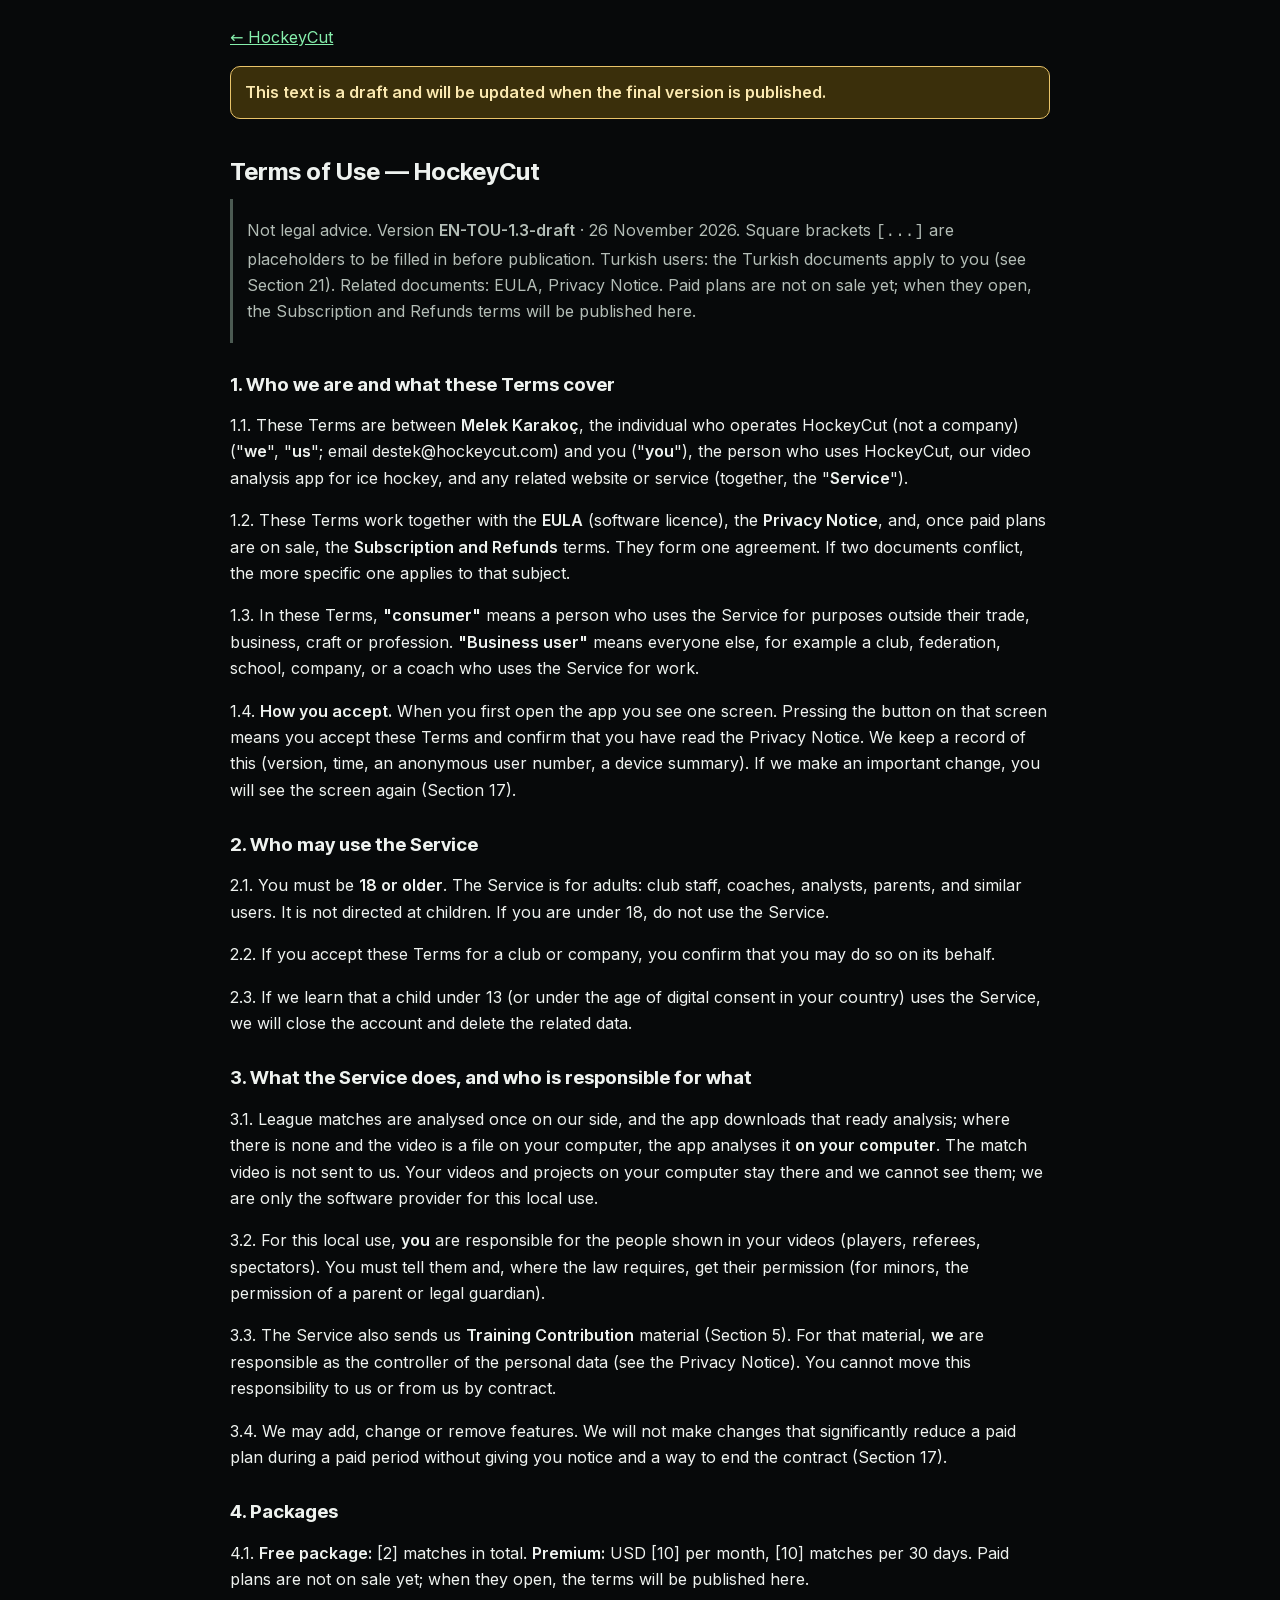
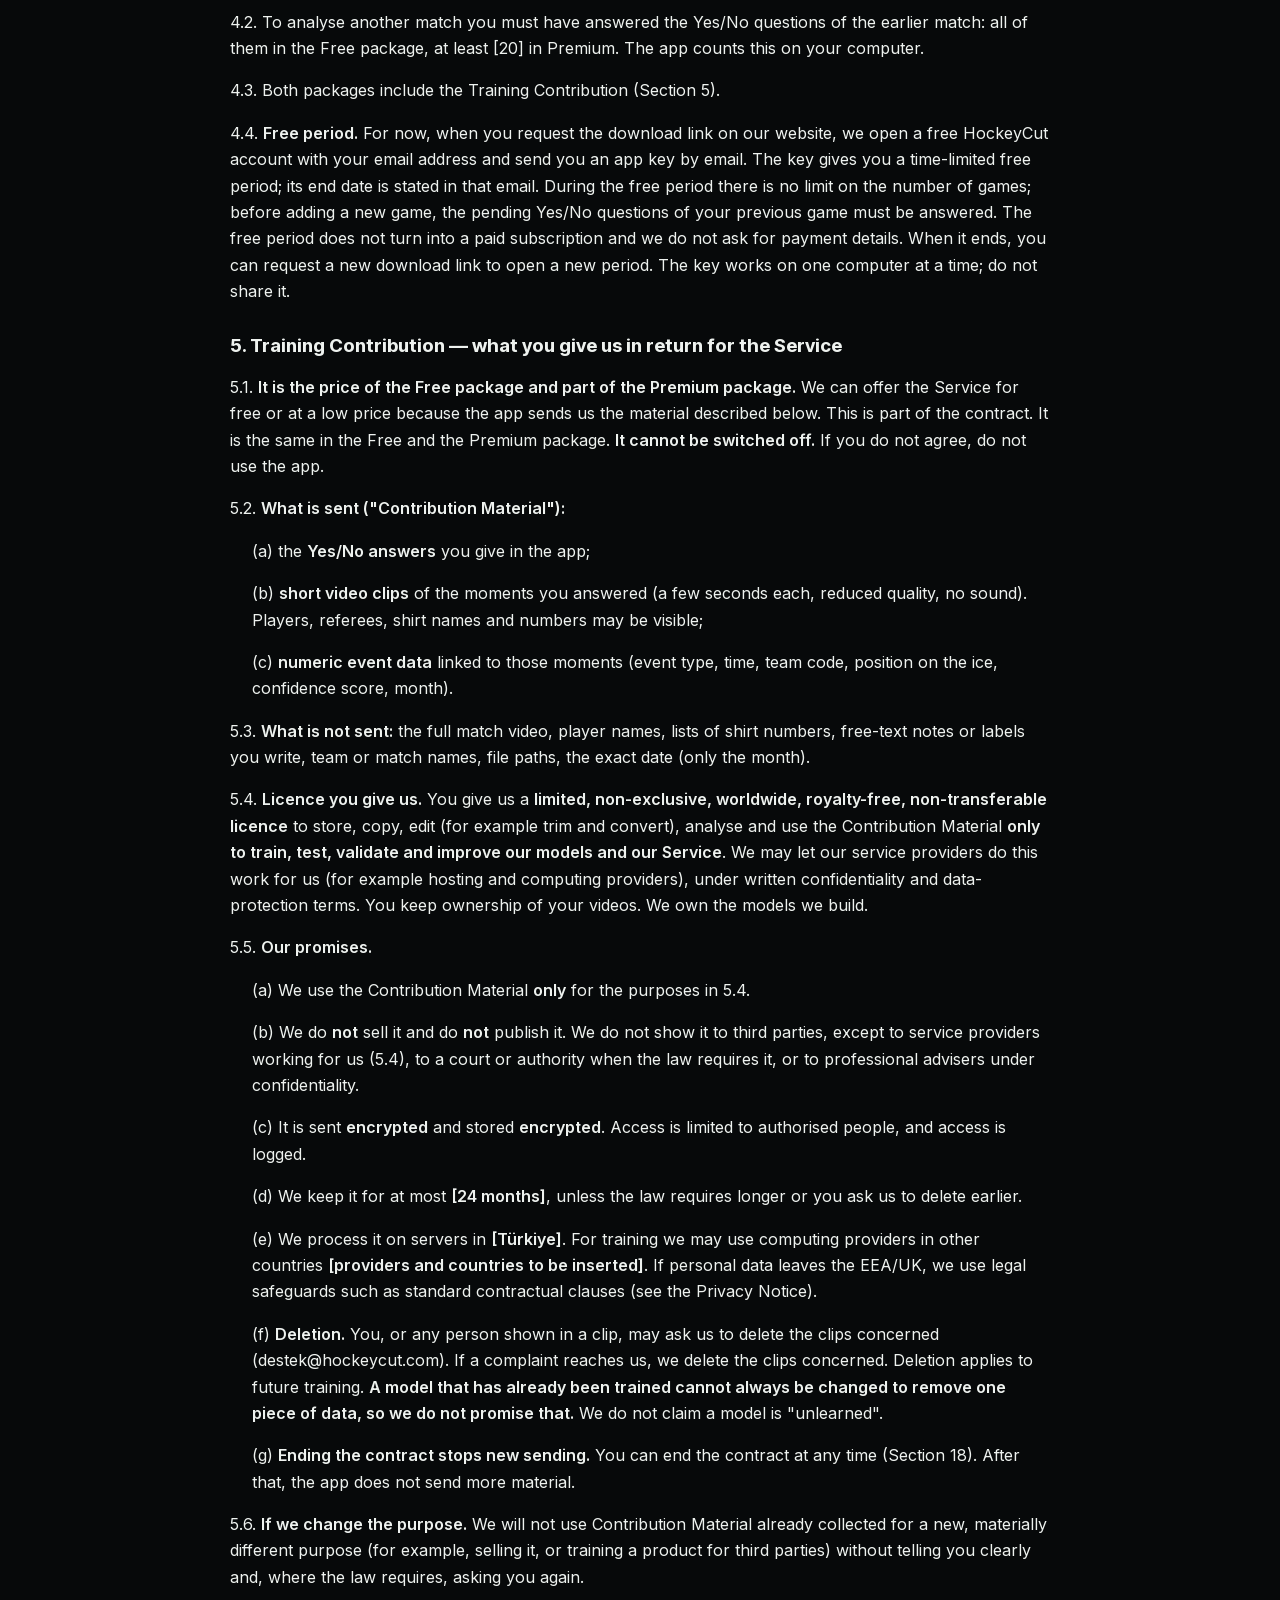
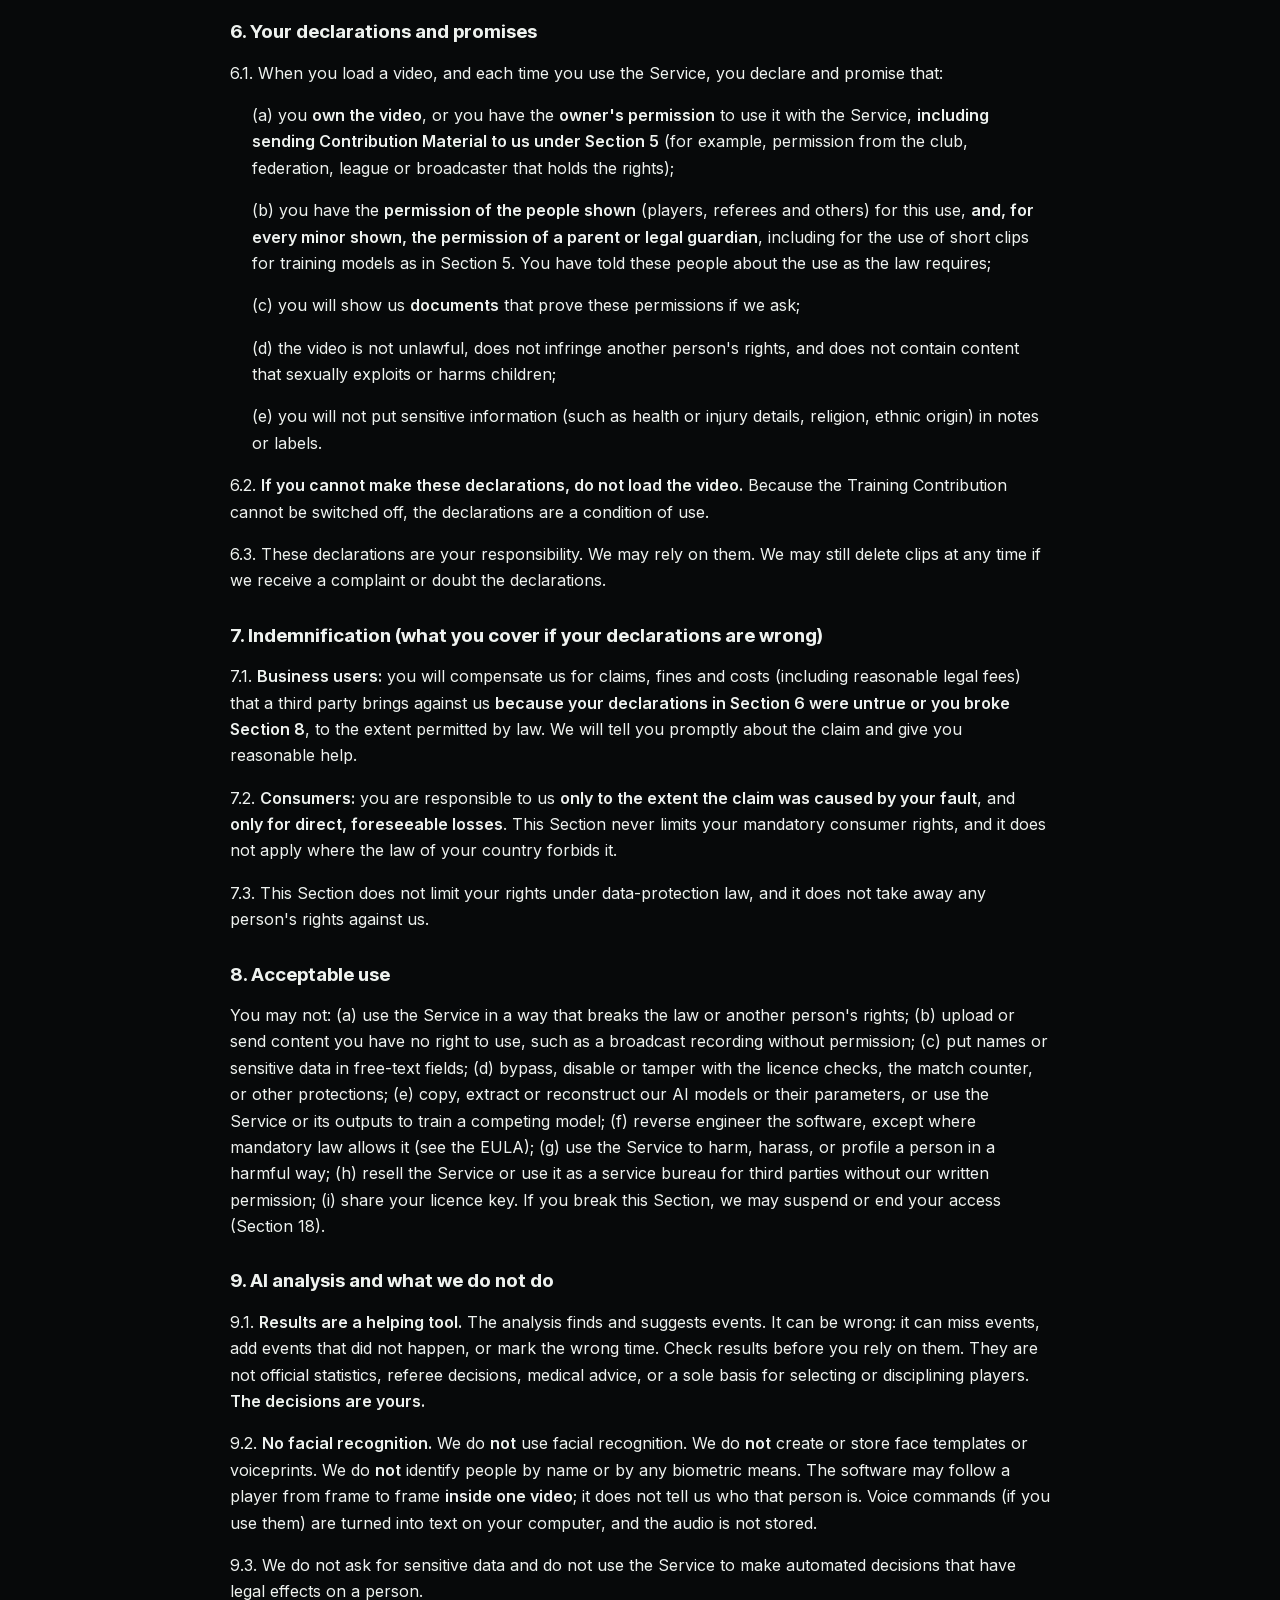
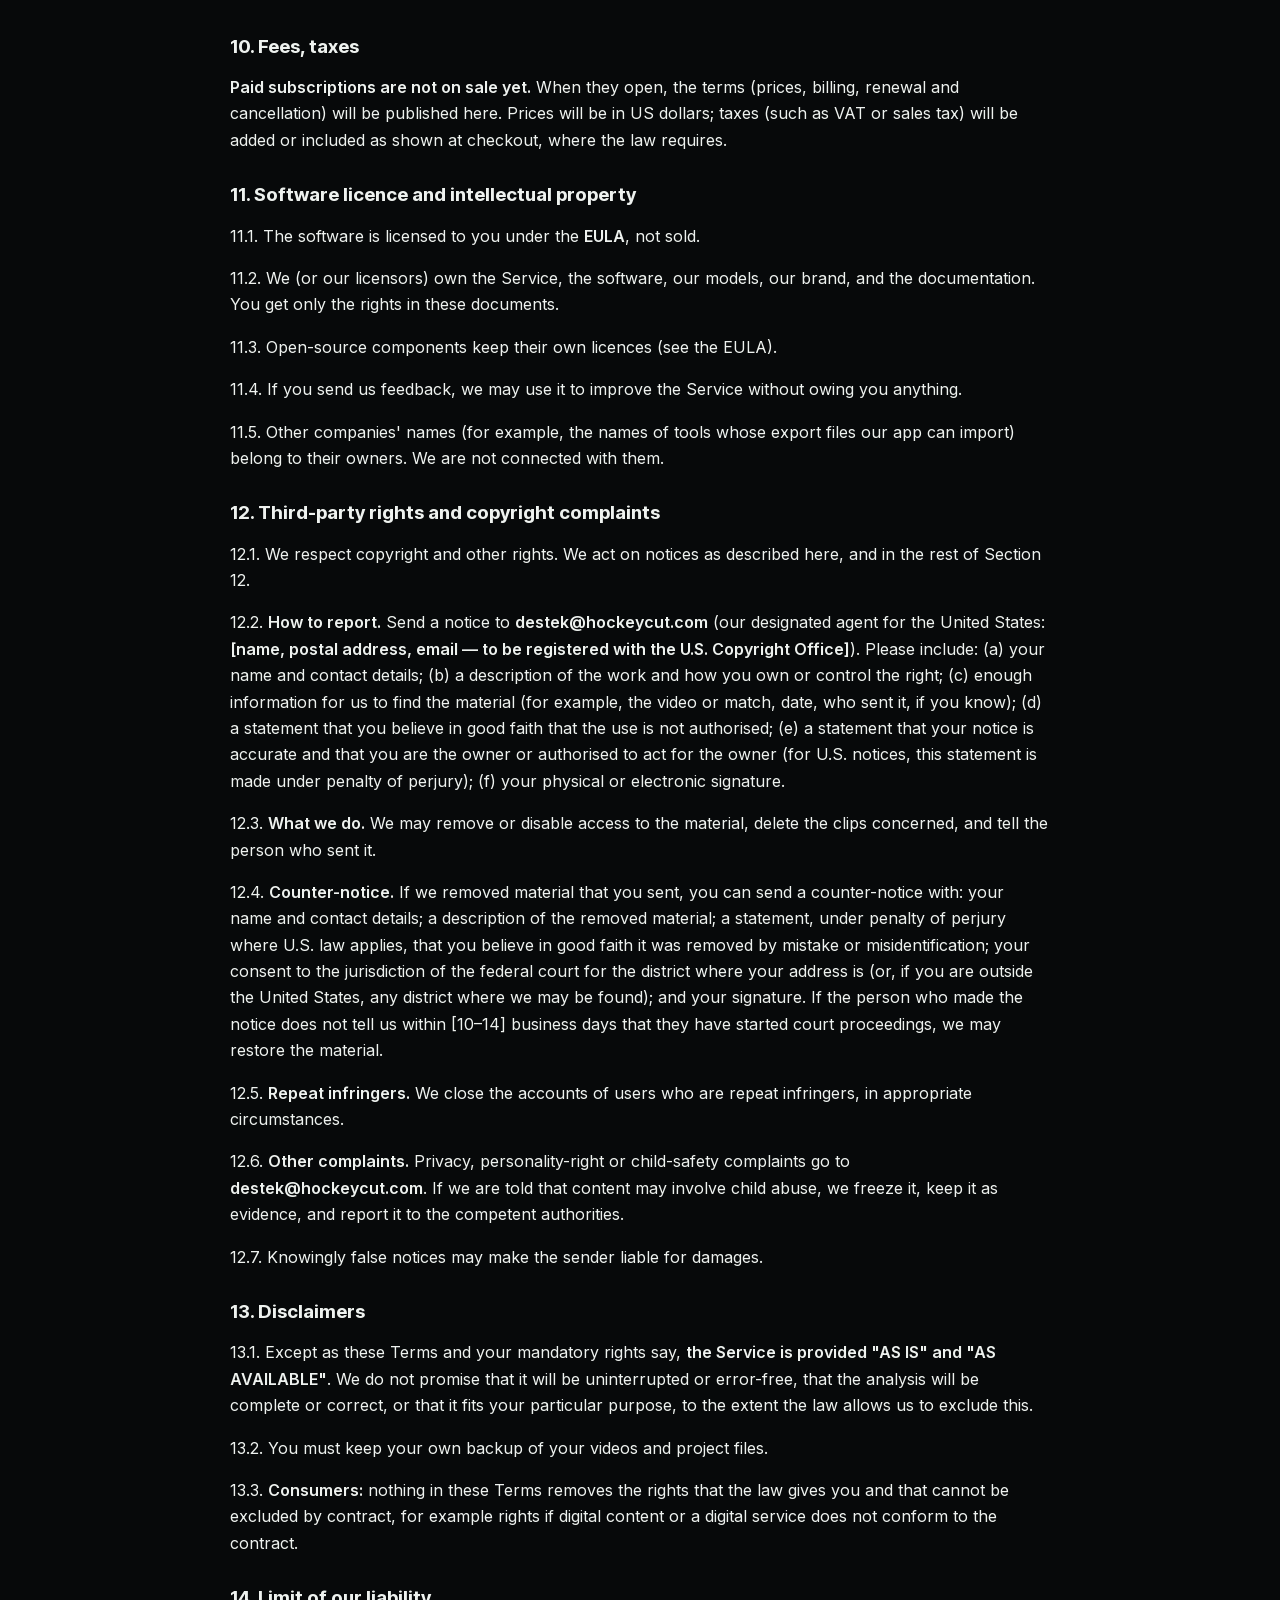
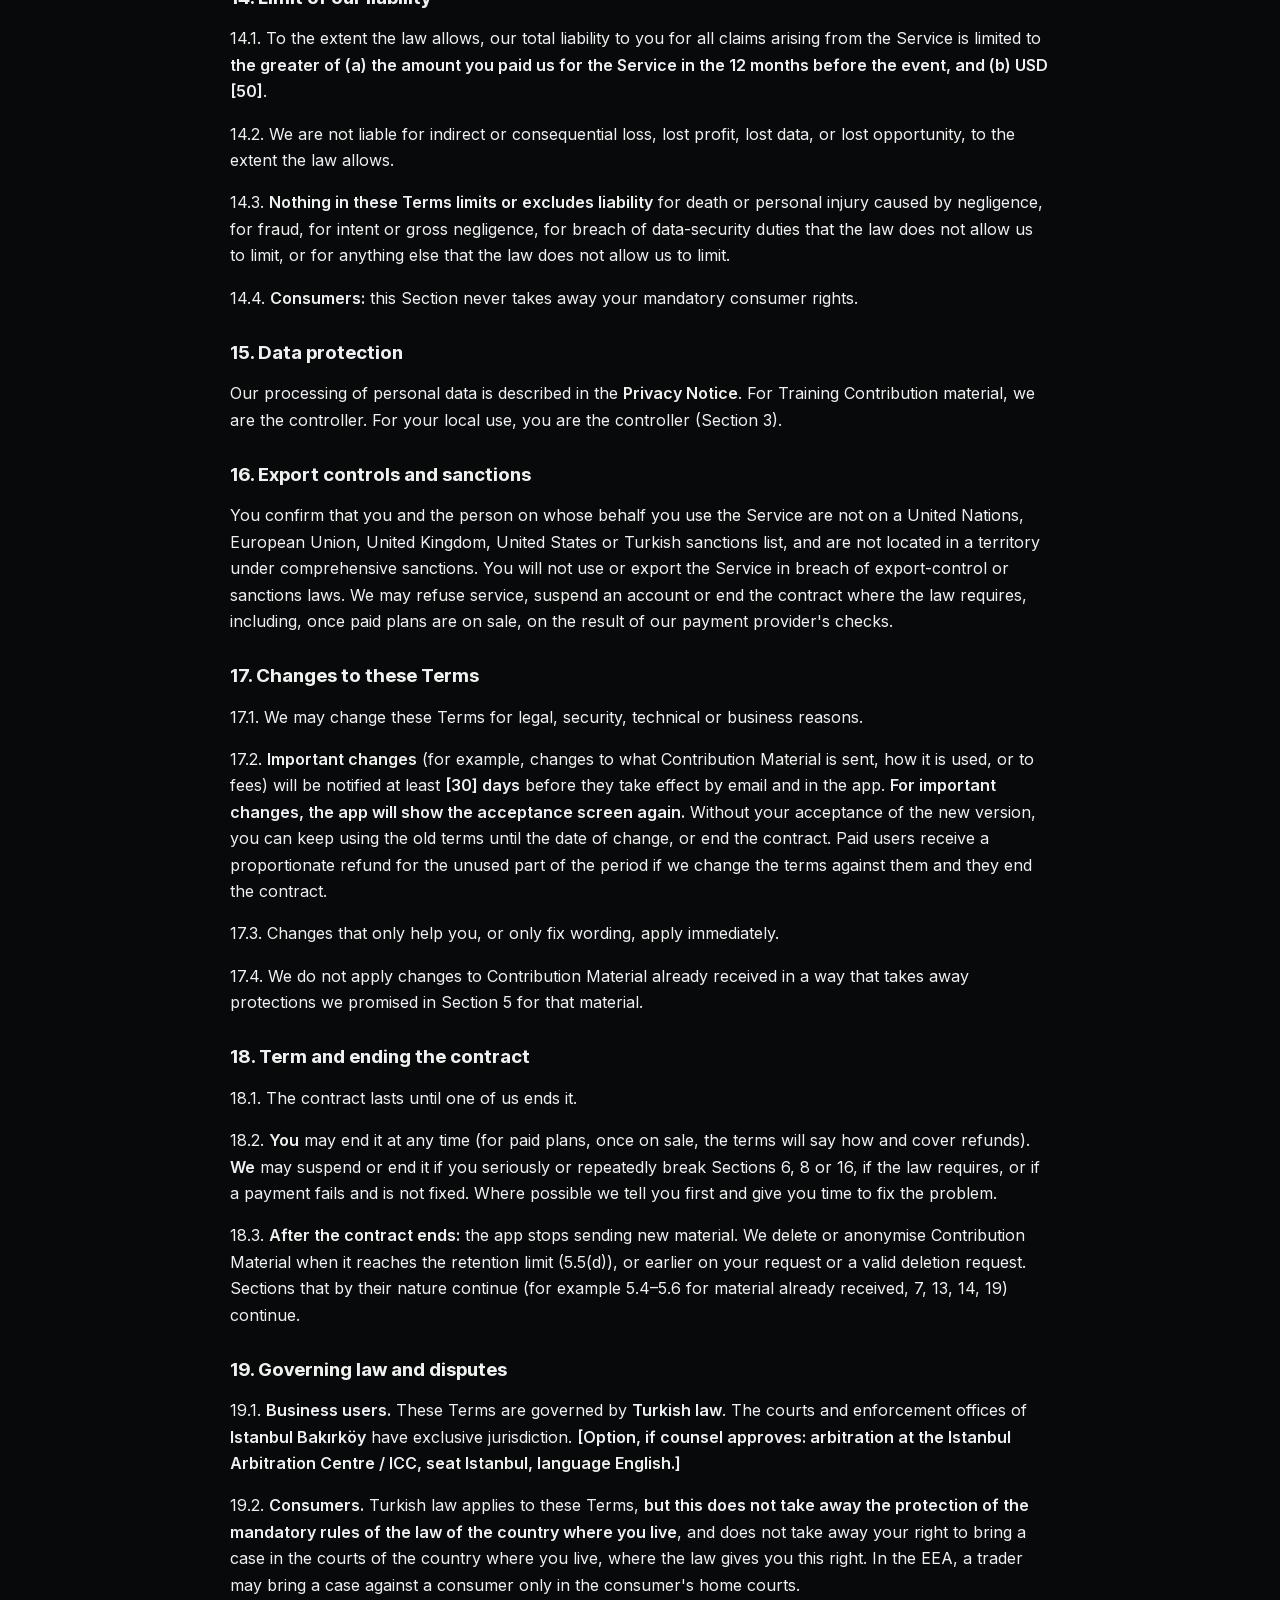
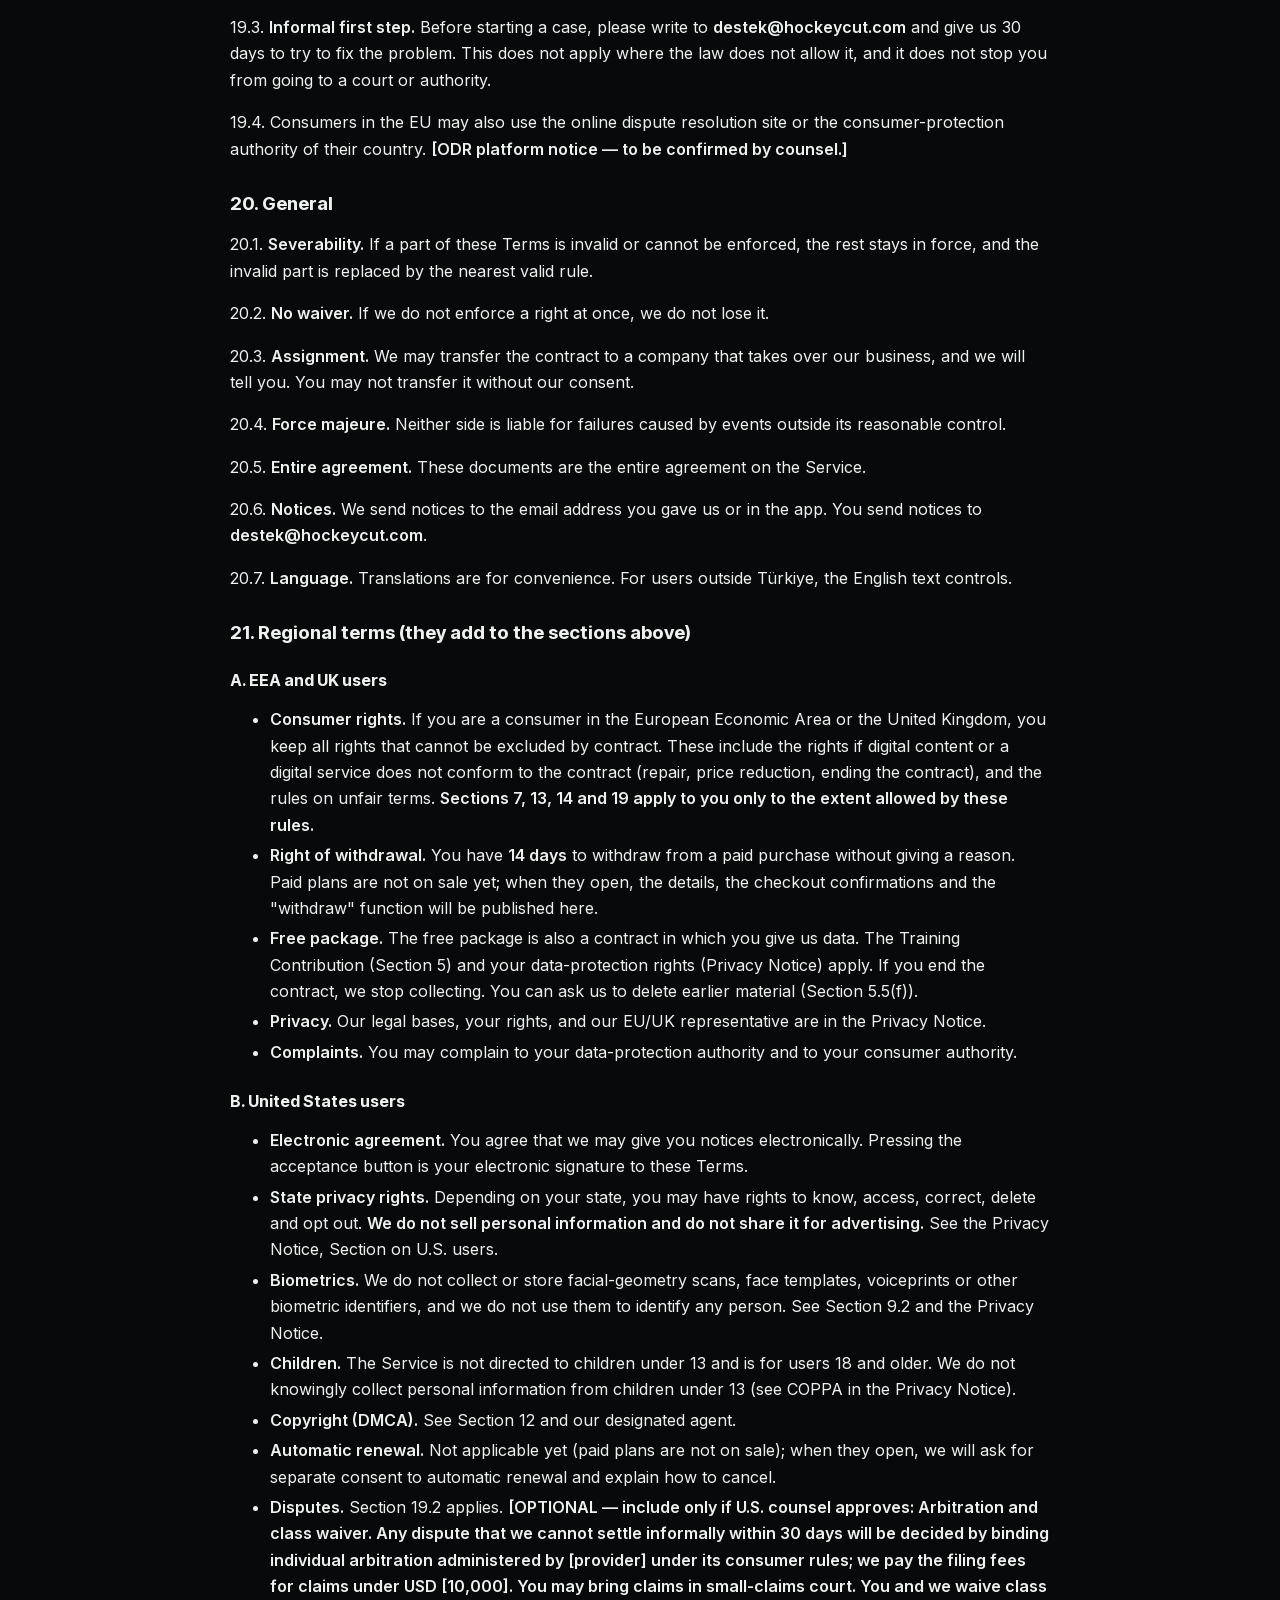
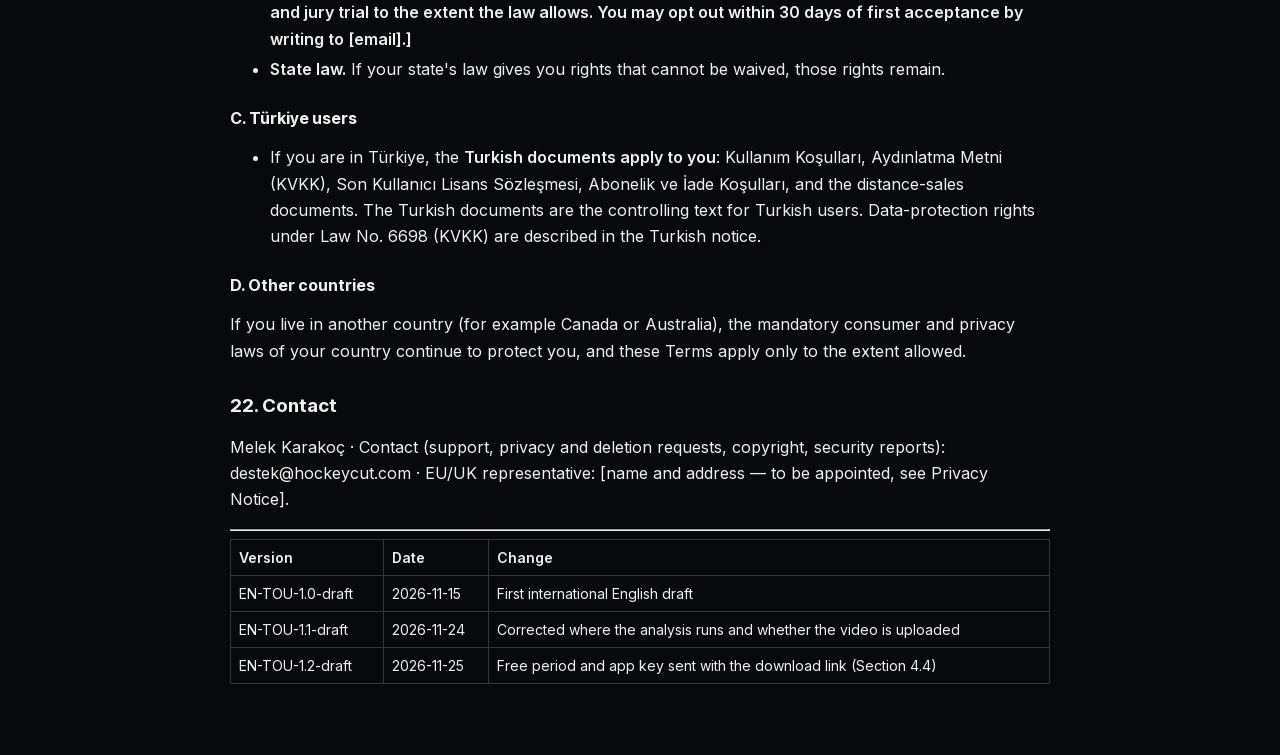
<file: yasal/en/terms.html>
<!doctype html>
<html lang="en"><head><meta charset="utf-8">
<meta http-equiv="Content-Security-Policy" content="default-src 'self'; img-src 'self' data:; style-src 'self' 'unsafe-inline'; script-src 'self' 'unsafe-inline'; font-src 'self'; connect-src 'self' https://portal.hockeycut.com; base-uri 'self'; form-action 'self' https://portal.hockeycut.com">
<meta name="referrer" content="strict-origin-when-cross-origin"><meta name="viewport" content="width=device-width,initial-scale=1">
<meta name="robots" content="noindex">
<title>Terms of Use &middot; HockeyCut</title>
<link rel="stylesheet" href="../../css/fonts.css">
<style>
body{margin:0;background:#07090a;color:#eef2ef;font:16px/1.65 Inter,system-ui,-apple-system,"Segoe UI",sans-serif}
main{max-width:820px;margin:0 auto;padding:24px 20px 72px}
.geri{display:inline-block;margin-bottom:16px;color:#86efac}
.taslak{background:#3a2f0b;border:1px solid #E9C46A;color:#fbe9b0;padding:12px 14px;border-radius:10px;margin-bottom:20px;font-weight:600}
h1,h2,h3,h4,h5{font-family:"Inter Tight",Inter,sans-serif;line-height:1.25;margin:1.6em 0 .5em}a{color:#86efac}
blockquote{margin:12px 0;padding:2px 14px;border-left:3px solid #4b5a52;color:#b3bdb6}
.tablo-kap{overflow-x:auto}table{border-collapse:collapse;width:100%;font-size:14px}th,td{border:1px solid #2c3a33;padding:6px 8px;text-align:left;vertical-align:top}
li{margin:.25em 0}
</style></head><body><main>
<a class="geri" href="../../index.html">&larr; HockeyCut</a>
<div class="taslak" role="note">This text is a draft and will be updated when the final version is published.</div>
<h2 id="terms-of-use-hokey-analiz">Terms of Use — HockeyCut</h2>
<blockquote><p>Not legal advice. Version <strong>EN-TOU-1.3-draft</strong> · 26 November 2026. Square brackets <code>[...]</code> are placeholders to be filled in before publication. Turkish users: the Turkish documents apply to you (see Section 21). Related documents: EULA, Privacy Notice. Paid plans are not on sale yet; when they open, the Subscription and Refunds terms will be published here.</p></blockquote>
<h3 id="1-who-we-are-and-what-these-terms-cover">1. Who we are and what these Terms cover</h3>
<p>1.1. These Terms are between <strong>Melek Karakoç</strong>, the individual who operates HockeyCut (not a company) ("<strong>we</strong>", "<strong>us</strong>"; email destek@hockeycut.com) and you ("<strong>you</strong>"), the person who uses HockeyCut, our video analysis app for ice hockey, and any related website or service (together, the "<strong>Service</strong>").</p>
<p>1.2. These Terms work together with the <strong>EULA</strong> (software licence), the <strong>Privacy Notice</strong>, and, once paid plans are on sale, the <strong>Subscription and Refunds</strong> terms. They form one agreement. If two documents conflict, the more specific one applies to that subject.</p>
<p>1.3. In these Terms, <strong>"consumer"</strong> means a person who uses the Service for purposes outside their trade, business, craft or profession. <strong>"Business user"</strong> means everyone else, for example a club, federation, school, company, or a coach who uses the Service for work.</p>
<p>1.4. <strong>How you accept.</strong> When you first open the app you see one screen. Pressing the button on that screen means you accept these Terms and confirm that you have read the Privacy Notice. We keep a record of this (version, time, an anonymous user number, a device summary). If we make an important change, you will see the screen again (Section 17).</p>
<h3 id="2-who-may-use-the-service">2. Who may use the Service</h3>
<p>2.1. You must be <strong>18 or older</strong>. The Service is for adults: club staff, coaches, analysts, parents, and similar users. It is not directed at children. If you are under 18, do not use the Service.</p>
<p>2.2. If you accept these Terms for a club or company, you confirm that you may do so on its behalf.</p>
<p>2.3. If we learn that a child under 13 (or under the age of digital consent in your country) uses the Service, we will close the account and delete the related data.</p>
<h3 id="3-what-the-service-does-and-who-is-responsible-for-what">3. What the Service does, and who is responsible for what</h3>
<p>3.1. League matches are analysed once on our side, and the app downloads that ready analysis; where there is none and the video is a file on your computer, the app analyses it <strong>on your computer</strong>. The match video is not sent to us. Your videos and projects on your computer stay there and we cannot see them; we are only the software provider for this local use.</p>
<p>3.2. For this local use, <strong>you</strong> are responsible for the people shown in your videos (players, referees, spectators). You must tell them and, where the law requires, get their permission (for minors, the permission of a parent or legal guardian).</p>
<p>3.3. The Service also sends us <strong>Training Contribution</strong> material (Section 5). For that material, <strong>we</strong> are responsible as the controller of the personal data (see the Privacy Notice). You cannot move this responsibility to us or from us by contract.</p>
<p>3.4. We may add, change or remove features. We will not make changes that significantly reduce a paid plan during a paid period without giving you notice and a way to end the contract (Section 17).</p>
<h3 id="4-packages">4. Packages</h3>
<p>4.1. <strong>Free package:</strong> [2] matches in total. <strong>Premium:</strong> USD [10] per month, [10] matches per 30 days. Paid plans are not on sale yet; when they open, the terms will be published here.</p>
<p>4.2. To analyse another match you must have answered the Yes/No questions of the earlier match: all of them in the Free package, at least [20] in Premium. The app counts this on your computer.</p>
<p>4.3. Both packages include the Training Contribution (Section 5).</p>
<p>4.4. <strong>Free period.</strong> For now, when you request the download link on our website, we open a free HockeyCut account with your email address and send you an app key by email. The key gives you a time-limited free period; its end date is stated in that email. During the free period there is no limit on the number of games; before adding a new game, the pending Yes/No questions of your previous game must be answered. The free period does not turn into a paid subscription and we do not ask for payment details. When it ends, you can request a new download link to open a new period. The key works on one computer at a time; do not share it.</p>
<h3 id="5-training-contribution-what-you-give-us-in-return-for-the-s">5. Training Contribution — what you give us in return for the Service</h3>
<p>5.1. <strong>It is the price of the Free package and part of the Premium package.</strong> We can offer the Service for free or at a low price because the app sends us the material described below. This is part of the contract. It is the same in the Free and the Premium package. <strong>It cannot be switched off.</strong> If you do not agree, do not use the app.</p>
<p>5.2. <strong>What is sent ("Contribution Material"):</strong></p>
<p style="margin-left:1.4em">(a) the <strong>Yes/No answers</strong> you give in the app;</p>
<p style="margin-left:1.4em">(b) <strong>short video clips</strong> of the moments you answered (a few seconds each, reduced quality, no sound). Players, referees, shirt names and numbers may be visible;</p>
<p style="margin-left:1.4em">(c) <strong>numeric event data</strong> linked to those moments (event type, time, team code, position on the ice, confidence score, month).</p>
<p>5.3. <strong>What is not sent:</strong> the full match video, player names, lists of shirt numbers, free-text notes or labels you write, team or match names, file paths, the exact date (only the month).</p>
<p>5.4. <strong>Licence you give us.</strong> You give us a <strong>limited, non-exclusive, worldwide, royalty-free, non-transferable licence</strong> to store, copy, edit (for example trim and convert), analyse and use the Contribution Material <strong>only to train, test, validate and improve our models and our Service</strong>. We may let our service providers do this work for us (for example hosting and computing providers), under written confidentiality and data-protection terms. You keep ownership of your videos. We own the models we build.</p>
<p>5.5. <strong>Our promises.</strong></p>
<p style="margin-left:1.4em">(a) We use the Contribution Material <strong>only</strong> for the purposes in 5.4.</p>
<p style="margin-left:1.4em">(b) We do <strong>not</strong> sell it and do <strong>not</strong> publish it. We do not show it to third parties, except to service providers working for us (5.4), to a court or authority when the law requires it, or to professional advisers under confidentiality.</p>
<p style="margin-left:1.4em">(c) It is sent <strong>encrypted</strong> and stored <strong>encrypted</strong>. Access is limited to authorised people, and access is logged.</p>
<p style="margin-left:1.4em">(d) We keep it for at most <strong>[24 months]</strong>, unless the law requires longer or you ask us to delete earlier.</p>
<p style="margin-left:1.4em">(e) We process it on servers in <strong>[Türkiye]</strong>. For training we may use computing providers in other countries <strong>[providers and countries to be inserted]</strong>. If personal data leaves the EEA/UK, we use legal safeguards such as standard contractual clauses (see the Privacy Notice).</p>
<p style="margin-left:1.4em">(f) <strong>Deletion.</strong> You, or any person shown in a clip, may ask us to delete the clips concerned (destek@hockeycut.com). If a complaint reaches us, we delete the clips concerned. Deletion applies to future training. <strong>A model that has already been trained cannot always be changed to remove one piece of data, so we do not promise that.</strong> We do not claim a model is "unlearned".</p>
<p style="margin-left:1.4em">(g) <strong>Ending the contract stops new sending.</strong> You can end the contract at any time (Section 18). After that, the app does not send more material.</p>
<p>5.6. <strong>If we change the purpose.</strong> We will not use Contribution Material already collected for a new, materially different purpose (for example, selling it, or training a product for third parties) without telling you clearly and, where the law requires, asking you again.</p>
<h3 id="6-your-declarations-and-promises">6. Your declarations and promises</h3>
<p>6.1. When you load a video, and each time you use the Service, you declare and promise that:</p>
<p style="margin-left:1.4em">(a) you <strong>own the video</strong>, or you have the <strong>owner's permission</strong> to use it with the Service, <strong>including sending Contribution Material to us under Section 5</strong> (for example, permission from the club, federation, league or broadcaster that holds the rights);</p>
<p style="margin-left:1.4em">(b) you have the <strong>permission of the people shown</strong> (players, referees and others) for this use, <strong>and, for every minor shown, the permission of a parent or legal guardian</strong>, including for the use of short clips for training models as in Section 5. You have told these people about the use as the law requires;</p>
<p style="margin-left:1.4em">(c) you will show us <strong>documents</strong> that prove these permissions if we ask;</p>
<p style="margin-left:1.4em">(d) the video is not unlawful, does not infringe another person's rights, and does not contain content that sexually exploits or harms children;</p>
<p style="margin-left:1.4em">(e) you will not put sensitive information (such as health or injury details, religion, ethnic origin) in notes or labels.</p>
<p>6.2. <strong>If you cannot make these declarations, do not load the video.</strong> Because the Training Contribution cannot be switched off, the declarations are a condition of use.</p>
<p>6.3. These declarations are your responsibility. We may rely on them. We may still delete clips at any time if we receive a complaint or doubt the declarations.</p>
<h3 id="7-indemnification-what-you-cover-if-your-declarations-are-wr">7. Indemnification (what you cover if your declarations are wrong)</h3>
<p>7.1. <strong>Business users:</strong> you will compensate us for claims, fines and costs (including reasonable legal fees) that a third party brings against us <strong>because your declarations in Section 6 were untrue or you broke Section 8</strong>, to the extent permitted by law. We will tell you promptly about the claim and give you reasonable help.</p>
<p>7.2. <strong>Consumers:</strong> you are responsible to us <strong>only to the extent the claim was caused by your fault</strong>, and <strong>only for direct, foreseeable losses</strong>. This Section never limits your mandatory consumer rights, and it does not apply where the law of your country forbids it.</p>
<p>7.3. This Section does not limit your rights under data-protection law, and it does not take away any person's rights against us.</p>
<h3 id="8-acceptable-use">8. Acceptable use</h3>
<p>You may not: (a) use the Service in a way that breaks the law or another person's rights; (b) upload or send content you have no right to use, such as a broadcast recording without permission; (c) put names or sensitive data in free-text fields; (d) bypass, disable or tamper with the licence checks, the match counter, or other protections; (e) copy, extract or reconstruct our AI models or their parameters, or use the Service or its outputs to train a competing model; (f) reverse engineer the software, except where mandatory law allows it (see the EULA); (g) use the Service to harm, harass, or profile a person in a harmful way; (h) resell the Service or use it as a service bureau for third parties without our written permission; (i) share your licence key. If you break this Section, we may suspend or end your access (Section 18).</p>
<h3 id="9-ai-analysis-and-what-we-do-not-do">9. AI analysis and what we do not do</h3>
<p>9.1. <strong>Results are a helping tool.</strong> The analysis finds and suggests events. It can be wrong: it can miss events, add events that did not happen, or mark the wrong time. Check results before you rely on them. They are not official statistics, referee decisions, medical advice, or a sole basis for selecting or disciplining players. <strong>The decisions are yours.</strong></p>
<p>9.2. <strong>No facial recognition.</strong> We do <strong>not</strong> use facial recognition. We do <strong>not</strong> create or store face templates or voiceprints. We do <strong>not</strong> identify people by name or by any biometric means. The software may follow a player from frame to frame <strong>inside one video</strong>; it does not tell us who that person is. Voice commands (if you use them) are turned into text on your computer, and the audio is not stored.</p>
<p>9.3. We do not ask for sensitive data and do not use the Service to make automated decisions that have legal effects on a person.</p>
<h3 id="10-fees-taxes">10. Fees, taxes</h3>
<p><strong>Paid subscriptions are not on sale yet.</strong> When they open, the terms (prices, billing, renewal and cancellation) will be published here. Prices will be in US dollars; taxes (such as VAT or sales tax) will be added or included as shown at checkout, where the law requires.</p>
<h3 id="11-software-licence-and-intellectual-property">11. Software licence and intellectual property</h3>
<p>11.1. The software is licensed to you under the <strong>EULA</strong>, not sold.</p>
<p>11.2. We (or our licensors) own the Service, the software, our models, our brand, and the documentation. You get only the rights in these documents.</p>
<p>11.3. Open-source components keep their own licences (see the EULA).</p>
<p>11.4. If you send us feedback, we may use it to improve the Service without owing you anything.</p>
<p>11.5. Other companies' names (for example, the names of tools whose export files our app can import) belong to their owners. We are not connected with them.</p>
<h3 id="12-third-party-rights-and-copyright-complaints">12. Third-party rights and copyright complaints</h3>
<p>12.1. We respect copyright and other rights. We act on notices as described here, and in the rest of Section 12.</p>
<p>12.2. <strong>How to report.</strong> Send a notice to <strong>destek@hockeycut.com</strong> (our designated agent for the United States: <strong>[name, postal address, email — to be registered with the U.S. Copyright Office]</strong>). Please include: (a) your name and contact details; (b) a description of the work and how you own or control the right; (c) enough information for us to find the material (for example, the video or match, date, who sent it, if you know); (d) a statement that you believe in good faith that the use is not authorised; (e) a statement that your notice is accurate and that you are the owner or authorised to act for the owner (for U.S. notices, this statement is made under penalty of perjury); (f) your physical or electronic signature.</p>
<p>12.3. <strong>What we do.</strong> We may remove or disable access to the material, delete the clips concerned, and tell the person who sent it.</p>
<p>12.4. <strong>Counter-notice.</strong> If we removed material that you sent, you can send a counter-notice with: your name and contact details; a description of the removed material; a statement, under penalty of perjury where U.S. law applies, that you believe in good faith it was removed by mistake or misidentification; your consent to the jurisdiction of the federal court for the district where your address is (or, if you are outside the United States, any district where we may be found); and your signature. If the person who made the notice does not tell us within [10–14] business days that they have started court proceedings, we may restore the material.</p>
<p>12.5. <strong>Repeat infringers.</strong> We close the accounts of users who are repeat infringers, in appropriate circumstances.</p>
<p>12.6. <strong>Other complaints.</strong> Privacy, personality-right or child-safety complaints go to <strong>destek@hockeycut.com</strong>. If we are told that content may involve child abuse, we freeze it, keep it as evidence, and report it to the competent authorities.</p>
<p>12.7. Knowingly false notices may make the sender liable for damages.</p>
<h3 id="13-disclaimers">13. Disclaimers</h3>
<p>13.1. Except as these Terms and your mandatory rights say, <strong>the Service is provided "AS IS" and "AS AVAILABLE"</strong>. We do not promise that it will be uninterrupted or error-free, that the analysis will be complete or correct, or that it fits your particular purpose, to the extent the law allows us to exclude this.</p>
<p>13.2. You must keep your own backup of your videos and project files.</p>
<p>13.3. <strong>Consumers:</strong> nothing in these Terms removes the rights that the law gives you and that cannot be excluded by contract, for example rights if digital content or a digital service does not conform to the contract.</p>
<h3 id="14-limit-of-our-liability">14. Limit of our liability</h3>
<p>14.1. To the extent the law allows, our total liability to you for all claims arising from the Service is limited to <strong>the greater of (a) the amount you paid us for the Service in the 12 months before the event, and (b) USD [50]</strong>.</p>
<p>14.2. We are not liable for indirect or consequential loss, lost profit, lost data, or lost opportunity, to the extent the law allows.</p>
<p>14.3. <strong>Nothing in these Terms limits or excludes liability</strong> for death or personal injury caused by negligence, for fraud, for intent or gross negligence, for breach of data-security duties that the law does not allow us to limit, or for anything else that the law does not allow us to limit.</p>
<p>14.4. <strong>Consumers:</strong> this Section never takes away your mandatory consumer rights.</p>
<h3 id="15-data-protection">15. Data protection</h3>
<p>Our processing of personal data is described in the <strong>Privacy Notice</strong>. For Training Contribution material, we are the controller. For your local use, you are the controller (Section 3).</p>
<h3 id="16-export-controls-and-sanctions">16. Export controls and sanctions</h3>
<p>You confirm that you and the person on whose behalf you use the Service are not on a United Nations, European Union, United Kingdom, United States or Turkish sanctions list, and are not located in a territory under comprehensive sanctions. You will not use or export the Service in breach of export-control or sanctions laws. We may refuse service, suspend an account or end the contract where the law requires, including, once paid plans are on sale, on the result of our payment provider's checks.</p>
<h3 id="17-changes-to-these-terms">17. Changes to these Terms</h3>
<p>17.1. We may change these Terms for legal, security, technical or business reasons.</p>
<p>17.2. <strong>Important changes</strong> (for example, changes to what Contribution Material is sent, how it is used, or to fees) will be notified at least <strong>[30] days</strong> before they take effect by email and in the app. <strong>For important changes, the app will show the acceptance screen again.</strong> Without your acceptance of the new version, you can keep using the old terms until the date of change, or end the contract. Paid users receive a proportionate refund for the unused part of the period if we change the terms against them and they end the contract.</p>
<p>17.3. Changes that only help you, or only fix wording, apply immediately.</p>
<p>17.4. We do not apply changes to Contribution Material already received in a way that takes away protections we promised in Section 5 for that material.</p>
<h3 id="18-term-and-ending-the-contract">18. Term and ending the contract</h3>
<p>18.1. The contract lasts until one of us ends it.</p>
<p>18.2. <strong>You</strong> may end it at any time (for paid plans, once on sale, the terms will say how and cover refunds). <strong>We</strong> may suspend or end it if you seriously or repeatedly break Sections 6, 8 or 16, if the law requires, or if a payment fails and is not fixed. Where possible we tell you first and give you time to fix the problem.</p>
<p>18.3. <strong>After the contract ends:</strong> the app stops sending new material. We delete or anonymise Contribution Material when it reaches the retention limit (5.5(d)), or earlier on your request or a valid deletion request. Sections that by their nature continue (for example 5.4–5.6 for material already received, 7, 13, 14, 19) continue.</p>
<h3 id="19-governing-law-and-disputes">19. Governing law and disputes</h3>
<p>19.1. <strong>Business users.</strong> These Terms are governed by <strong>Turkish law</strong>. The courts and enforcement offices of <strong>Istanbul Bakırköy</strong> have exclusive jurisdiction. <strong>[Option, if counsel approves: arbitration at the Istanbul Arbitration Centre / ICC, seat Istanbul, language English.]</strong></p>
<p>19.2. <strong>Consumers.</strong> Turkish law applies to these Terms, <strong>but this does not take away the protection of the mandatory rules of the law of the country where you live</strong>, and does not take away your right to bring a case in the courts of the country where you live, where the law gives you this right. In the EEA, a trader may bring a case against a consumer only in the consumer's home courts.</p>
<p>19.3. <strong>Informal first step.</strong> Before starting a case, please write to <strong>destek@hockeycut.com</strong> and give us 30 days to try to fix the problem. This does not apply where the law does not allow it, and it does not stop you from going to a court or authority.</p>
<p>19.4. Consumers in the EU may also use the online dispute resolution site or the consumer-protection authority of their country. <strong>[ODR platform notice — to be confirmed by counsel.]</strong></p>
<h3 id="20-general">20. General</h3>
<p>20.1. <strong>Severability.</strong> If a part of these Terms is invalid or cannot be enforced, the rest stays in force, and the invalid part is replaced by the nearest valid rule.</p>
<p>20.2. <strong>No waiver.</strong> If we do not enforce a right at once, we do not lose it.</p>
<p>20.3. <strong>Assignment.</strong> We may transfer the contract to a company that takes over our business, and we will tell you. You may not transfer it without our consent.</p>
<p>20.4. <strong>Force majeure.</strong> Neither side is liable for failures caused by events outside its reasonable control.</p>
<p>20.5. <strong>Entire agreement.</strong> These documents are the entire agreement on the Service.</p>
<p>20.6. <strong>Notices.</strong> We send notices to the email address you gave us or in the app. You send notices to <strong>destek@hockeycut.com</strong>.</p>
<p>20.7. <strong>Language.</strong> Translations are for convenience. For users outside Türkiye, the English text controls.</p>
<h3 id="21-regional-terms-they-add-to-the-sections-above">21. Regional terms (they add to the sections above)</h3>
<h4 id="a-eea-and-uk-users">A. EEA and UK users</h4>
<ul><li><strong>Consumer rights.</strong> If you are a consumer in the European Economic Area or the United Kingdom, you keep all rights that cannot be excluded by contract. These include the rights if digital content or a digital service does not conform to the contract (repair, price reduction, ending the contract), and the rules on unfair terms. <strong>Sections 7, 13, 14 and 19 apply to you only to the extent allowed by these rules.</strong></li><li><strong>Right of withdrawal.</strong> You have <strong>14 days</strong> to withdraw from a paid purchase without giving a reason. Paid plans are not on sale yet; when they open, the details, the checkout confirmations and the "withdraw" function will be published here.</li><li><strong>Free package.</strong> The free package is also a contract in which you give us data. The Training Contribution (Section 5) and your data-protection rights (Privacy Notice) apply. If you end the contract, we stop collecting. You can ask us to delete earlier material (Section 5.5(f)).</li><li><strong>Privacy.</strong> Our legal bases, your rights, and our EU/UK representative are in the Privacy Notice.</li><li><strong>Complaints.</strong> You may complain to your data-protection authority and to your consumer authority.</li></ul>
<h4 id="b-united-states-users">B. United States users</h4>
<ul><li><strong>Electronic agreement.</strong> You agree that we may give you notices electronically. Pressing the acceptance button is your electronic signature to these Terms.</li><li><strong>State privacy rights.</strong> Depending on your state, you may have rights to know, access, correct, delete and opt out. <strong>We do not sell personal information and do not share it for advertising.</strong> See the Privacy Notice, Section on U.S. users.</li><li><strong>Biometrics.</strong> We do not collect or store facial-geometry scans, face templates, voiceprints or other biometric identifiers, and we do not use them to identify any person. See Section 9.2 and the Privacy Notice.</li><li><strong>Children.</strong> The Service is not directed to children under 13 and is for users 18 and older. We do not knowingly collect personal information from children under 13 (see COPPA in the Privacy Notice).</li><li><strong>Copyright (DMCA).</strong> See Section 12 and our designated agent.</li><li><strong>Automatic renewal.</strong> Not applicable yet (paid plans are not on sale); when they open, we will ask for separate consent to automatic renewal and explain how to cancel.</li><li><strong>Disputes.</strong> Section 19.2 applies. <strong>[OPTIONAL — include only if U.S. counsel approves: Arbitration and class waiver. Any dispute that we cannot settle informally within 30 days will be decided by binding individual arbitration administered by [provider] under its consumer rules; we pay the filing fees for claims under USD [10,000]. You may bring claims in small-claims court. You and we waive class and jury trial to the extent the law allows. You may opt out within 30 days of first acceptance by writing to [email].]</strong></li><li><strong>State law.</strong> If your state's law gives you rights that cannot be waived, those rights remain.</li></ul>
<h4 id="c-t-rkiye-users">C. Türkiye users</h4>
<ul><li>If you are in Türkiye, the <strong>Turkish documents apply to you</strong>: Kullanım Koşulları, Aydınlatma Metni (KVKK), Son Kullanıcı Lisans Sözleşmesi, Abonelik ve İade Koşulları, and the distance-sales documents. The Turkish documents are the controlling text for Turkish users. Data-protection rights under Law No. 6698 (KVKK) are described in the Turkish notice.</li></ul>
<h4 id="d-other-countries">D. Other countries</h4>
<p>If you live in another country (for example Canada or Australia), the mandatory consumer and privacy laws of your country continue to protect you, and these Terms apply only to the extent allowed.</p>
<h3 id="22-contact">22. Contact</h3>
<p>Melek Karakoç · Contact (support, privacy and deletion requests, copyright, security reports): destek@hockeycut.com · EU/UK representative: [name and address — to be appointed, see Privacy Notice].</p>
<hr>
<div class="tablo-kap"><table><thead><tr><th>Version</th><th>Date</th><th>Change</th></tr></thead><tbody><tr><td>EN-TOU-1.0-draft</td><td>2026-11-15</td><td>First international English draft</td></tr><tr><td>EN-TOU-1.1-draft</td><td>2026-11-24</td><td>Corrected where the analysis runs and whether the video is uploaded</td></tr><tr><td>EN-TOU-1.2-draft</td><td>2026-11-25</td><td>Free period and app key sent with the download link (Section 4.4)</td></tr></tbody></table></div>
</main></body></html>
</file>
<file: css/fonts.css>
/* Yerel barındırılan yazı tipleri (KT-395). Lisans: SIL OFL 1.1, bkz. fonts/OFL-*.txt. Google Fonts'tan bir kez indirildi; çalışma anında dış istek YOK. */
@font-face{font-family:'Inter';font-style:normal;font-weight:400 600;font-display:swap;src:url('../fonts/inter-cyrillic.woff2') format('woff2');unicode-range:U+0301, U+0400-045F, U+0490-0491, U+04B0-04B1, U+2116}
@font-face{font-family:'Inter';font-style:normal;font-weight:400 600;font-display:swap;src:url('../fonts/inter-latin-ext.woff2') format('woff2');unicode-range:U+0100-02BA, U+02BD-02C5, U+02C7-02CC, U+02CE-02D7, U+02DD-02FF, U+0304, U+0308, U+0329, U+1D00-1DBF, U+1E00-1E9F, U+1EF2-1EFF, U+2020, U+20A0-20AB, U+20AD-20C4, U+2113, U+2C60-2C7F, U+A720-A7FF}
@font-face{font-family:'Inter';font-style:normal;font-weight:400 600;font-display:swap;src:url('../fonts/inter-latin.woff2') format('woff2');unicode-range:U+0000-00FF, U+0131, U+0152-0153, U+02BB-02BC, U+02C6, U+02DA, U+02DC, U+0304, U+0308, U+0329, U+2000-206F, U+20AC, U+2122, U+2191, U+2193, U+2212, U+2215, U+FEFF, U+FFFD}
@font-face{font-family:'Inter Tight';font-style:normal;font-weight:500 700;font-display:swap;src:url('../fonts/inter-tight-cyrillic.woff2') format('woff2');unicode-range:U+0301, U+0400-045F, U+0490-0491, U+04B0-04B1, U+2116}
@font-face{font-family:'Inter Tight';font-style:normal;font-weight:500 700;font-display:swap;src:url('../fonts/inter-tight-latin-ext.woff2') format('woff2');unicode-range:U+0100-02BA, U+02BD-02C5, U+02C7-02CC, U+02CE-02D7, U+02DD-02FF, U+0304, U+0308, U+0329, U+1D00-1DBF, U+1E00-1E9F, U+1EF2-1EFF, U+2020, U+20A0-20AB, U+20AD-20C4, U+2113, U+2C60-2C7F, U+A720-A7FF}
@font-face{font-family:'Inter Tight';font-style:normal;font-weight:500 700;font-display:swap;src:url('../fonts/inter-tight-latin.woff2') format('woff2');unicode-range:U+0000-00FF, U+0131, U+0152-0153, U+02BB-02BC, U+02C6, U+02DA, U+02DC, U+0304, U+0308, U+0329, U+2000-206F, U+20AC, U+2122, U+2191, U+2193, U+2212, U+2215, U+FEFF, U+FFFD}
@font-face{font-family:'JetBrains Mono';font-style:normal;font-weight:500 600;font-display:swap;src:url('../fonts/jetbrains-mono-cyrillic.woff2') format('woff2');unicode-range:U+0301, U+0400-045F, U+0490-0491, U+04B0-04B1, U+2116}
@font-face{font-family:'JetBrains Mono';font-style:normal;font-weight:500 600;font-display:swap;src:url('../fonts/jetbrains-mono-latin-ext.woff2') format('woff2');unicode-range:U+0100-02BA, U+02BD-02C5, U+02C7-02CC, U+02CE-02D7, U+02DD-02FF, U+0304, U+0308, U+0329, U+1D00-1DBF, U+1E00-1E9F, U+1EF2-1EFF, U+2020, U+20A0-20AB, U+20AD-20C4, U+2113, U+2C60-2C7F, U+A720-A7FF}
@font-face{font-family:'JetBrains Mono';font-style:normal;font-weight:500 600;font-display:swap;src:url('../fonts/jetbrains-mono-latin.woff2') format('woff2');unicode-range:U+0000-00FF, U+0131, U+0152-0153, U+02BB-02BC, U+02C6, U+02DA, U+02DC, U+0304, U+0308, U+0329, U+2000-206F, U+20AC, U+2122, U+2191, U+2193, U+2212, U+2215, U+FEFF, U+FFFD}
</file>
<file: css/site.css>
/* HockeyCut — pazarlama sitesi v2 · koyu cam, sinematik, sakin güç
   Renkler: portal/public/css/tema.css yeşil ailesi (700 #15803D · 600 #16A34A · 500 #22C55E · 400 #4ADE80) + fosforlu vurgu */
:root{
  color-scheme:dark;
  --bg:#07090a;--bg-2:#0c0f10;
  --glass:rgba(255,255,255,.045);--glass-2:rgba(255,255,255,.07);
  --line:rgba(255,255,255,.09);--line-2:rgba(255,255,255,.15);
  --tx:#eef2ef;--tx-2:#b3bdb6;--tx-3:#8d9891;
  --g700:#15803d;--g600:#16a34a;--g500:#22c55e;--g400:#4ade80;--g300:#86efac;
  --fos:#b6ff3b;--fos-2:#a3ff12;--ice:#7dd3fc;--pen:#fb923c;
  --home:#ECE6D6;--away:#EE86C4;--c-goal:#b6ff3b;--c-shot:#4ade80;--c-fo:#7dd3fc;--c-pen:#fb923c;--c-pp:#c4b5fd;--c-entry:#e5e7eb;
  --r:18px;--r-s:12px;
  --ease:cubic-bezier(.2,.8,.2,1);
  --f:"Inter",ui-sans-serif,system-ui,-apple-system,"Segoe UI",sans-serif;
  --fh:"Inter Tight","Inter",ui-sans-serif,system-ui,-apple-system,sans-serif;
  --fm:"JetBrains Mono",ui-monospace,"SF Mono",Menlo,monospace;
  --wrap:1200px;--gut:16px;
}
@media (min-width:640px){:root{--gut:28px}}
@media (min-width:1700px){:root{--wrap:1320px}}
*,*::before,*::after{box-sizing:border-box}
html{-webkit-text-size-adjust:100%;scroll-behavior:smooth;scroll-padding-top:84px}
body{margin:0;background:var(--bg);color:var(--tx);font:400 16px/1.6 var(--f);-webkit-font-smoothing:antialiased;-moz-osx-font-smoothing:grayscale;overflow-x:hidden;font-feature-settings:"cv11","ss01"}
@supports (overflow:clip){body{overflow-x:clip}}
img,svg,canvas{display:block;max-width:100%}
svg:not([fill]){fill:currentColor}
a{color:inherit;text-decoration:none}
button,input{font:inherit;color:inherit}
button{cursor:pointer;background:none;border:0;padding:0}
h1,h2,h3,h4{margin:0;font-family:var(--fh);font-weight:600;letter-spacing:-.02em;line-height:1.1;overflow-wrap:break-word}
p{margin:0}
ul,ol{margin:0;padding:0;list-style:none}
.mono{font-family:var(--fm);font-variant-numeric:tabular-nums;letter-spacing:-.01em}
.sr-only{position:absolute!important;width:1px;height:1px;padding:0;margin:-1px;overflow:hidden;clip:rect(0 0 0 0);white-space:nowrap;border:0}
:focus-visible{outline:2px solid var(--fos);outline-offset:3px;border-radius:8px}
.skip{position:fixed;left:16px;top:-60px;z-index:100;background:var(--fos);color:#06140a;padding:10px 16px;border-radius:10px;font-weight:600;transition:top .2s}
.skip:focus{top:12px}
.wrap{width:min(var(--wrap),100% - var(--gut)*2);margin-inline:auto}
/* ---------- Arka plan: aurora + nokta ızgara + tane ---------- */
.bg{position:fixed;inset:0;z-index:-1;pointer-events:none;overflow:hidden;background:radial-gradient(120% 80% at 50% -10%,#0d1512 0%,var(--bg) 55%)}
.aurora{position:absolute;border-radius:50%;opacity:.55;will-change:transform}
.a1{width:70vw;height:55vw;left:-15vw;top:-22vw;background:radial-gradient(closest-side,rgba(34,197,94,.20),transparent);animation:drift1 38s ease-in-out infinite alternate}
.a2{width:60vw;height:50vw;right:-20vw;top:8vh;background:radial-gradient(closest-side,rgba(125,211,252,.10),transparent);animation:drift2 46s ease-in-out infinite alternate}
.a3{width:55vw;height:45vw;left:20vw;bottom:-30vw;background:radial-gradient(closest-side,rgba(163,255,18,.07),transparent);animation:drift1 52s ease-in-out infinite alternate-reverse}
@keyframes drift1{to{transform:translate3d(8vw,6vh,0) scale(1.12)}}
@keyframes drift2{to{transform:translate3d(-10vw,10vh,0) scale(.92)}}
.grid{position:absolute;inset:0;background-image:radial-gradient(rgba(255,255,255,.085) 1px,transparent 1.2px);background-size:28px 28px;-webkit-mask-image:radial-gradient(90% 70% at 50% 20%,#000 20%,transparent 75%);mask-image:radial-gradient(90% 70% at 50% 20%,#000 20%,transparent 75%)}
.noise{position:absolute;inset:0;opacity:.06;mix-blend-mode:overlay;background-image:url("data:image/svg+xml,%3Csvg xmlns='http://www.w3.org/2000/svg' width='160' height='160'%3E%3Cfilter id='n'%3E%3CfeTurbulence type='fractalNoise' baseFrequency='.85' numOctaves='2' stitchTiles='stitch'/%3E%3C/filter%3E%3Crect width='100%25' height='100%25' filter='url(%23n)'/%3E%3C/svg%3E")}
/* ---------- Cam yüzey + ışık takibi ---------- */
.glass{position:relative;background:linear-gradient(180deg,rgba(255,255,255,.06),rgba(255,255,255,.022));border:1px solid var(--line);border-radius:var(--r);box-shadow:inset 0 1px 0 rgba(255,255,255,.07),0 30px 80px -40px rgba(0,0,0,.8);-webkit-backdrop-filter:blur(18px) saturate(140%);backdrop-filter:blur(18px) saturate(140%)}
.glass::before,.glass::after{content:"";position:absolute;inset:0;border-radius:inherit;pointer-events:none;opacity:0;transition:opacity .4s var(--ease)}
.glass::before{background:radial-gradient(520px circle at var(--mx,50%) var(--my,0%),rgba(182,255,59,.06),transparent 45%)}
.glass::after{inset:-1px;padding:1px;background:radial-gradient(260px circle at var(--mx,50%) var(--my,0%),rgba(182,255,59,.5),transparent 65%);-webkit-mask:linear-gradient(#000 0 0) content-box,linear-gradient(#000 0 0);-webkit-mask-composite:xor;mask:linear-gradient(#000 0 0) content-box exclude,linear-gradient(#000 0 0)}
.glass.lit::before,.glass.lit::after{opacity:1}
/* ---------- Düğmeler ---------- */
@property --a{syntax:"<angle>";inherits:false;initial-value:0deg}
.btn{position:relative;isolation:isolate;display:inline-flex;align-items:center;justify-content:center;gap:10px;min-height:44px;padding:0 20px;border-radius:12px;font-weight:600;font-size:15px;letter-spacing:-.005em;white-space:nowrap;transition:transform .25s var(--ease),box-shadow .25s var(--ease),background-color .25s}
.btn svg{width:18px;height:18px;transition:transform .25s var(--ease)}
.btn:hover svg{transform:translateX(3px)}
.btn-primary{color:#03140a;box-shadow:0 10px 34px -10px rgba(34,197,94,.65)}
.btn-primary::before{content:"";position:absolute;inset:0;border-radius:12px;z-index:-2;background:conic-gradient(from var(--a),rgba(182,255,59,0) 0 62%,rgba(182,255,59,.95) 80%,rgba(255,255,255,.9) 84%,rgba(182,255,59,0) 92%);animation:spin 4.5s linear infinite}
.btn-primary::after{content:"";position:absolute;inset:1.5px;border-radius:10.5px;z-index:-1;background:linear-gradient(180deg,#4ade80 0%,#22c55e 45%,#16a34a 100%);box-shadow:inset 0 1px 0 rgba(255,255,255,.45),inset 0 -1px 0 rgba(0,0,0,.15)}
.btn-primary:hover{transform:translateY(-1px);box-shadow:0 14px 44px -10px rgba(74,222,128,.8)}
@keyframes spin{to{--a:360deg}}
.btn-lg{min-height:54px;padding:0 26px;font-size:16px;border-radius:14px}
.btn-lg::after{border-radius:12.5px}.btn-lg::before{border-radius:14px}
.btn-sm{min-height:44px;padding:0 16px;font-size:14px}
.btn-ghost{color:var(--tx);background:rgba(255,255,255,.05);border:1px solid var(--line-2)}
.btn-ghost:hover{background:rgba(255,255,255,.09);border-color:rgba(182,255,59,.4)}
.btn-link{display:inline-flex;align-items:center;gap:8px;min-height:44px;padding:0 6px;color:var(--tx-2);font-weight:500}
.btn-link svg{width:16px;height:16px;transition:transform .25s var(--ease)}
.btn-link:hover{color:var(--tx)}.btn-link:hover svg{transform:translateX(3px)}
/* ---------- Üst menü ---------- */
.nav{position:fixed;inset:0 0 auto;z-index:50;transition:background-color .35s var(--ease),border-color .35s,-webkit-backdrop-filter .35s,backdrop-filter .35s;border-bottom:1px solid transparent}
.nav.scrolled{background:rgba(9,12,12,.72);-webkit-backdrop-filter:blur(18px) saturate(150%);backdrop-filter:blur(18px) saturate(150%);border-bottom-color:var(--line)}
.nav-in{display:flex;align-items:center;gap:20px;height:68px}
.brand{display:inline-flex;align-items:center;gap:10px;min-height:44px;font-family:var(--fh);font-weight:650;font-size:17px;letter-spacing:-.02em}
.brand-mark{width:30px;height:30px;filter:drop-shadow(0 4px 14px rgba(34,197,94,.45))}
.brand-name em{font-style:normal;color:var(--g300)}
.nav-links{display:flex;gap:4px;margin-left:18px}
.nav-links a{display:inline-flex;align-items:center;min-height:44px;padding:0 12px;color:var(--tx-2);font-size:14.5px;font-weight:500;border-radius:10px;transition:color .2s,background-color .2s}
.nav-links a:hover{color:var(--tx);background:rgba(255,255,255,.05)}
.nav-links .nav-login-m{display:none}
.nav-actions{display:flex;align-items:center;gap:8px;margin-left:auto}
.nav-login{display:inline-flex;align-items:center;min-height:44px;padding:0 12px;color:var(--tx-2);font-size:14.5px;font-weight:500}
.nav-login:hover{color:var(--tx)}
.nav-toggle{display:none;width:44px;height:44px;border-radius:12px;align-items:center;justify-content:center;border:1px solid var(--line)}
.nav-toggle svg{width:20px;height:20px}
.lang{position:relative}
.lang-btn{display:inline-flex;align-items:center;gap:6px;min-height:44px;min-width:44px;padding:0 10px;border-radius:10px;color:var(--tx-2);font-size:13.5px;font-weight:500}
.lang-btn:hover,.lang-btn[aria-expanded=true]{color:var(--tx);background:rgba(255,255,255,.05)}
.lang-btn svg{width:17px;height:17px}.lang-btn .chev{width:14px;height:14px;transition:transform .2s}
.lang-btn[aria-expanded=true] .chev{transform:rotate(180deg)}
.lang-list{position:absolute;right:0;top:calc(100% + 8px);width:220px;max-height:min(70vh,520px);overflow:auto;padding:6px;background:rgba(14,18,18,.92);z-index:60}
.lang-list a,.lang-list .soon{display:flex;justify-content:space-between;align-items:center;min-height:40px;padding:0 12px;border-radius:9px;font-size:14px}
.lang-list a{color:var(--tx);background:rgba(34,197,94,.12)}
.lang-list .lc{font-family:var(--fm);font-size:11px;color:var(--g300)}
.lang-list .soon{color:var(--tx-3)}
.lang-list .soon i{font-style:normal;font-size:11px;font-family:var(--fm);color:#7a857e}
.lang-list::before,.lang-list::after{display:none}
/* ---------- Ortak bölüm ---------- */
.sec{position:relative;padding-block:clamp(84px,11vw,148px)}
.sec::before{content:"";position:absolute;top:0;left:50%;width:min(720px,80%);height:1px;transform:translateX(-50%);background:linear-gradient(90deg,transparent,rgba(134,239,172,.35),rgba(182,255,59,.55),rgba(134,239,172,.35),transparent)}
.sec::after{content:"";position:absolute;top:0;left:50%;width:min(420px,60%);height:60px;transform:translateX(-50%);background:radial-gradient(50% 100% at 50% 0,rgba(163,255,18,.10),transparent);pointer-events:none}
.sec-head{max-width:760px;margin-bottom:clamp(40px,5vw,64px)}
.sec-head.center{margin-inline:auto;text-align:center}
.sec-head.center .sub{margin-inline:auto}
.eyebrow{font:600 12px/1.4 var(--fm);letter-spacing:.14em;text-transform:uppercase;color:var(--g300);margin-bottom:16px}
.sec h2{font-size:clamp(32px,4.4vw,58px);line-height:1.04;letter-spacing:-.04em;font-weight:600}
.sec h2 .dim{display:block}
.dim{color:#7f8a83}
.sub{margin-top:20px;max-width:60ch;color:var(--tx-2);font-size:clamp(16px,1.35vw,18.5px);line-height:1.6}
.grad{background:linear-gradient(92deg,#22c55e 0%,#86efac 35%,#b6ff3b 70%,#e9ffc9 100%);-webkit-background-clip:text;background-clip:text;color:transparent;-webkit-text-fill-color:transparent}
.chip-demo{display:inline-flex;align-items:center;height:22px;padding:0 8px;border-radius:999px;font:600 10.5px/1 var(--fm);letter-spacing:.06em;text-transform:uppercase;color:#cbd5cf;background:rgba(255,255,255,.06);border:1px solid var(--line);white-space:nowrap}
/* ---------- Kaydırınca belirme (JS yoksa her şey görünür) ---------- */
html.js .rv{opacity:0;transform:translate3d(0,22px,0);transition:opacity .9s var(--ease),transform .9s var(--ease);transition-delay:var(--d,0s)}
html.js .rv.in{opacity:1;transform:none}
/* ---------- 1–2 HERO ---------- */
.hero{position:relative;padding:clamp(112px,14vw,168px) 0 clamp(56px,7vw,96px)}
.hero-grid{display:grid;gap:56px;align-items:center}
.pill{display:inline-flex;align-items:center;gap:10px;max-width:100%;padding:7px 14px 7px 10px;border-radius:999px;border:1px solid var(--line);background:rgba(255,255,255,.035);color:var(--tx-2);font-size:13.5px;line-height:1.35;margin-bottom:28px}
.pill-dot{flex:none;width:8px;height:8px;border-radius:50%;background:var(--fos);box-shadow:0 0 0 4px rgba(182,255,59,.15),0 0 14px var(--fos);animation:pulse 2.4s ease-in-out infinite}
@keyframes pulse{50%{box-shadow:0 0 0 7px rgba(182,255,59,0),0 0 8px var(--fos)}}
.hero-title{font-size:clamp(38px,7.6vw,72px);line-height:.98;letter-spacing:-.05em;font-weight:650}
.hero-title .ln{display:block;overflow:hidden;padding-bottom:.08em;margin-bottom:-.06em}
.hero-title .ln.grad{padding-right:.06em}
.hero-title .lni{display:inline-block}
html.js .hero-title .lni{transform:translate3d(0,105%,0);transition:transform 1.1s var(--ease)}
html.js .hero-title.in .lni{transform:none}
html.js .hero-title.in .ln:nth-child(2) .lni{transition-delay:.12s}
.lead{margin-top:26px;max-width:36em;color:var(--tx-2);font-size:clamp(17px,1.45vw,19.5px);line-height:1.6}
.hero-cta{display:flex;flex-wrap:wrap;align-items:center;gap:14px 18px;margin-top:36px}
.hero-meta{display:flex;flex-wrap:wrap;gap:10px 22px;margin-top:28px;color:var(--tx-3);font-size:14px}
.hero-meta li{display:flex;align-items:center;gap:7px}
.hero-meta svg{width:16px;height:16px;color:var(--g400);flex:none}
html.js .hero-copy .rv:nth-child(3){--d:.18s}html.js .hero-copy .rv:nth-child(4){--d:.28s}html.js .hero-copy .rv:nth-child(5){--d:.36s}
html.js .hero-visual.rv{--d:.3s;transform:translate3d(0,40px,0) scale(.98)}
html.js .hero-visual.rv.in{transform:none}
@media (min-width:1200px){
  .hero-grid{grid-template-columns:minmax(0,.86fr) minmax(0,1.14fr);gap:48px}
  .hero-title{font-size:clamp(44px,3.45vw,60px)}
}
/* Ürün paneli */
.hero-visual{position:relative;min-width:0}
.hp-glow{position:absolute;inset:8% 6% -6%;z-index:-1;background:radial-gradient(50% 50% at 50% 50%,rgba(34,197,94,.28),transparent 70%);filter:blur(30px)}
.hp{border-radius:20px;overflow:hidden;background:linear-gradient(180deg,rgba(22,28,27,.78),rgba(10,13,13,.82))}
.hp-top{display:flex;align-items:center;gap:12px;height:42px;padding:0 14px;border-bottom:1px solid var(--line);background:rgba(255,255,255,.02)}
.hp-dots{display:flex;gap:6px}.hp-dots i{width:10px;height:10px;border-radius:50%;background:rgba(255,255,255,.14)}
.hp-dots i:first-child{background:rgba(74,222,128,.7)}
.hp-title{flex:1;min-width:0;font-size:12.5px;color:var(--tx-2);white-space:nowrap;overflow:hidden;text-overflow:ellipsis}
.hp-body{display:grid;grid-template-columns:44px minmax(0,1fr) minmax(196px,.46fr);gap:12px;padding:12px}
.hp-rail{display:flex;flex-direction:column;gap:8px;padding:6px 0;border-right:1px solid var(--line);padding-right:10px}
.hp-rail span{display:grid;place-items:center;width:32px;height:32px;border-radius:9px;color:#6f7a73}
.hp-rail span.on{color:var(--fos);background:rgba(182,255,59,.08);box-shadow:inset 0 0 0 1px rgba(182,255,59,.2)}
.hp-rail svg{width:17px;height:17px}
.hp-main{min-width:0;display:flex;flex-direction:column;gap:10px}
.kpis{display:grid;grid-template-columns:repeat(4,minmax(0,1fr));gap:8px}
.kpi{position:relative;display:flex;flex-direction:column;padding:9px 10px 10px;border-radius:12px;background:rgba(255,255,255,.035);border:1px solid var(--line);box-shadow:inset 0 1px 0 rgba(255,255,255,.05);min-width:0}
.kpi-l{display:block;font-size:11px;line-height:1.25;color:var(--tx-3);overflow-wrap:anywhere}
.kpi-v{display:block;margin-top:auto;padding-top:6px;font:600 clamp(18px,1.7vw,24px)/1 var(--fm);font-variant-numeric:tabular-nums;color:var(--tx);transition:color .4s}
.kpi-v.bump{color:var(--fos);text-shadow:0 0 18px rgba(182,255,59,.6)}
.kpi-bar{display:block;margin-top:8px;height:3px;border-radius:3px;background:rgba(255,255,255,.07);overflow:hidden}
.kpi-bar i{display:block;height:100%;width:0;border-radius:inherit;background:linear-gradient(90deg,var(--g600),var(--fos));transition:width .8s var(--ease)}
.rink-wrap{position:relative;aspect-ratio:600/330;border-radius:14px;overflow:hidden;background:#0a0e0f;box-shadow:inset 0 0 0 1px var(--line)}
.rink-wrap .rink,.rink-wrap canvas{position:absolute;inset:0;width:100%;height:100%}
.rink-flash{position:absolute;inset:0;pointer-events:none;opacity:0;background:radial-gradient(40% 60% at var(--fx,93%) 50%,rgba(182,255,59,.35),transparent 70%);transition:opacity .9s ease-out}
.rink-flash.on{opacity:1;transition:opacity .08s}
.tl{padding:8px 10px 10px;border-radius:12px;background:rgba(255,255,255,.03);border:1px solid var(--line)}
.tl-row{display:flex;align-items:center;gap:10px;font-size:11px;color:var(--tx-3);margin-bottom:8px}
.tl-p{font:600 10.5px/1 var(--fm);padding:3px 6px;border-radius:6px;background:rgba(255,255,255,.07);color:var(--tx-2)}
.tl-clock{font:600 12px/1 var(--fm);color:var(--tx)}
.tl-lbl{margin-left:auto;white-space:nowrap;overflow:hidden;text-overflow:ellipsis}
.tl-track{position:relative;height:22px;border-radius:7px;background:repeating-linear-gradient(90deg,rgba(255,255,255,.06) 0 1px,transparent 1px 5%),rgba(255,255,255,.025)}
.tl-fill{position:absolute;inset:0 auto 0 0;width:0;border-radius:inherit;background:linear-gradient(90deg,rgba(34,197,94,0),rgba(34,197,94,.22))}
.tl-head{position:absolute;top:-4px;bottom:-4px;left:0;width:2px;border-radius:2px;background:var(--fos);box-shadow:0 0 10px var(--fos)}
.tl-m{position:absolute;top:50%;width:9px;height:9px;margin:-4.5px 0 0 -4.5px;border-radius:50%;background:var(--c);box-shadow:0 0 10px var(--c);animation:drop .5s var(--ease) both}
@keyframes drop{from{opacity:0;transform:translateY(-12px) scale(.4)}}
.hp-feed{min-width:0;display:flex;flex-direction:column;border-radius:12px;background:rgba(255,255,255,.03);border:1px solid var(--line);padding:10px}
.feed-h{display:flex;align-items:center;gap:8px;font-size:11.5px;font-weight:600;color:var(--tx-2);padding:2px 2px 10px;border-bottom:1px solid var(--line)}
.feed{position:relative;flex:1;overflow:hidden;padding-top:6px}
.feed li{display:grid;grid-template-columns:8px minmax(0,1fr) auto;gap:4px 9px;align-items:center;padding:8px 6px;border-radius:9px;animation:slidein .55s var(--ease) both}
.feed li:first-child{background:rgba(255,255,255,.045)}
.feed li .fd{width:8px;height:8px;border-radius:50%;background:var(--c);box-shadow:0 0 8px var(--c)}
.feed li b{display:block;font-size:12px;font-weight:600;line-height:1.25;color:var(--tx);white-space:nowrap;overflow:hidden;text-overflow:ellipsis}
.feed li small{display:block;font:500 10.5px/1.35 var(--fm);color:var(--tx-3)}
@keyframes slidein{from{opacity:0;transform:translateY(-14px)}}
@media (max-width:1199px) and (min-width:720px){.hp-body{grid-template-columns:44px minmax(0,1fr) 210px}}
@media (max-width:719px){
  .hp-body{grid-template-columns:minmax(0,1fr);padding:10px;gap:10px}
  .hp-rail{display:none}
  .kpis{grid-template-columns:repeat(2,minmax(0,1fr))}
  .kpi:nth-child(n+3){display:none}
  .hp-feed{max-height:none}
  .feed{height:168px}
  .hp-top .hp-title{font-size:12px}
}
@media (min-width:720px){.feed{min-height:200px}}
/* ---------- 4 ÜÇ ADIM ---------- */
.steps{position:relative}
.steps-line{display:none}
.steps-list{position:relative;display:grid;gap:18px;padding-left:34px}
.steps-list::before,.steps-list::after{content:"";position:absolute;left:11px;top:28px;bottom:28px;width:2px;border-radius:2px;background:rgba(255,255,255,.08)}
.steps-list::after{background:linear-gradient(180deg,var(--g500),var(--fos));transform-origin:top;transform:scaleY(var(--p,1));box-shadow:0 0 12px rgba(182,255,59,.5)}
html.js .steps-list::after{transform:scaleY(var(--p,0))}
.step{padding:26px 24px 28px}
.step-n{position:absolute;top:26px;right:24px;font-size:13px;color:#6f7a73}
.step h3{margin-top:22px;font-size:22px;letter-spacing:-.025em}
.step p{margin-top:10px;color:var(--tx-2);font-size:15.5px}
@media (min-width:900px){
  .steps-list{grid-template-columns:repeat(3,minmax(0,1fr));gap:22px;padding-left:0;padding-top:0}
  .steps-list::before,.steps-list::after{display:none}
  .steps-line{display:block;position:absolute;left:0;right:0;top:-6px;width:100%;height:60px;overflow:visible;pointer-events:none}
  .steps-line path{fill:none;stroke-width:3}
  .steps-line .track{stroke:rgba(255,255,255,.1);stroke-dasharray:4 6}
  .steps-line .draw{stroke:var(--fos);stroke-dasharray:1;stroke-dashoffset:calc(1 - var(--p,1));filter:drop-shadow(0 0 6px rgba(182,255,59,.7))}
  html.js .steps-line .draw{stroke-dashoffset:calc(1 - var(--p,0))}
  .steps{padding-top:30px}
}
html.js .steps-list .rv:nth-child(2){--d:.1s}html.js .steps-list .rv:nth-child(3){--d:.2s}
/* ---------- 5 KLİP LİSTESİ ---------- */
.clipbox{padding:10px}
.clip-tabs{display:flex;flex-wrap:wrap;gap:6px;padding:4px;margin-bottom:10px;border-radius:14px;background:rgba(0,0,0,.25);border:1px solid var(--line)}
.clip-tabs button{display:inline-flex;align-items:center;gap:8px;min-height:44px;padding:0 14px;border-radius:10px;color:var(--tx-2);font-size:14px;font-weight:500;transition:background-color .25s,color .25s,box-shadow .25s}
.clip-tabs button:hover{color:var(--tx);background:rgba(255,255,255,.05)}
.clip-tabs button[aria-selected=true]{color:var(--tx);background:rgba(255,255,255,.08);box-shadow:inset 0 0 0 1px var(--line-2),0 6px 20px -8px rgba(0,0,0,.6)}
.clip-tabs .cnt{font-size:11px;color:var(--tx-3);padding:2px 6px;border-radius:6px;background:rgba(255,255,255,.06)}
.dot{display:inline-block;flex:none;width:8px;height:8px;border-radius:50%;background:var(--c,#fff);box-shadow:0 0 8px var(--c,#fff)}
.dot.goal,.dot.shot,.dot.entry{--c:#6FA8FF}.dot.faceoff,.dot.penalty{--c:#B4BCB6}.dot.pp{--c:#FF7A72}.dot.exit{--c:#F2A256}
.clip-body{display:grid;gap:12px}
.clip-list{display:flex;flex-direction:column;gap:4px;min-width:0}
.clip-list button{display:grid;grid-template-columns:auto minmax(0,1fr) auto;align-items:center;gap:4px 14px;width:100%;min-height:58px;padding:10px 14px;border-radius:12px;text-align:left;border:1px solid transparent;transition:background-color .25s,border-color .25s;animation:slidein .5s var(--ease) both}
.clip-list button:hover{background:rgba(255,255,255,.04)}
.clip-list button[aria-current=true]{background:rgba(34,197,94,.08);border-color:rgba(74,222,128,.28)}
.clip-list .cd{font:500 12px/1 var(--fm);color:var(--tx-2);padding:5px 7px;border-radius:7px;background:rgba(255,255,255,.05)}
.clip-preview{min-width:0;border-radius:14px;background:rgba(0,0,0,.22);border:1px solid var(--line);overflow:hidden}
.cp-media{position:relative;aspect-ratio:2/1;border-bottom:1px solid var(--line)}
.cp-media .chip-demo{position:absolute;left:12px;top:12px;background:rgba(0,0,0,.5)}
.cp-info{padding:18px 20px 20px}
.cp-kicker{display:flex;align-items:center;gap:8px;font-size:13px;color:var(--tx-2)}
.cp-title{margin-top:8px;font-size:21px;letter-spacing:-.02em}
.cp-desc{margin-top:8px;color:var(--tx-2);font-size:15px}
.cp-actions{display:flex;flex-wrap:wrap;align-items:center;gap:10px 16px;margin-top:16px}
.cp-share{display:inline-flex;align-items:center;gap:8px;min-height:36px;padding:0 12px;border-radius:9px;font-size:13.5px;font-weight:500;color:var(--g300);background:rgba(34,197,94,.1);border:1px solid rgba(74,222,128,.25)}
.cp-share svg{width:16px;height:16px}
.cp-seen{font-size:13px;color:var(--tx-3)}
.clip-preview.swap .cp-info>*{animation:slidein .5s var(--ease) both}
.clip-preview.swap .cp-info>*:nth-child(2){animation-delay:.05s}.clip-preview.swap .cp-info>*:nth-child(3){animation-delay:.1s}.clip-preview.swap .cp-info>*:nth-child(4){animation-delay:.15s}
.clip-preview.swap .cp-media{animation:pop .6s var(--ease) both}
@keyframes pop{from{opacity:.4;transform:scale(.985)}}
@media (max-width:640px){.clip-tabs button{padding:0 11px}}
@media (min-width:960px){.clipbox{padding:12px}.clip-list button{min-height:66px}.clip-body{grid-template-columns:minmax(0,.9fr) minmax(0,1.1fr);gap:14px;align-items:start}}
/* ---------- 6 İSTATİSTİK ---------- */
.an-grid{display:grid;gap:16px}
.card{padding:20px;min-width:0}
.card-h{display:flex;align-items:center;justify-content:space-between;gap:12px;margin-bottom:16px}
.card-h h3{font-size:16px;font-weight:600;letter-spacing:-.01em;color:var(--tx)}
.donut-wrap svg,.line-wrap svg{width:100%;height:auto;overflow:visible}
.map-wrap svg{width:100%;height:auto;max-height:470px;margin-inline:auto;overflow:hidden;border-radius:14px}
.legend{display:flex;flex-wrap:wrap;gap:8px 18px;margin-top:14px;font-size:13px;color:var(--tx-3)}
.legend li{display:flex;align-items:center;gap:8px}
.lg{width:10px;height:10px;border-radius:50%}
.lg.goal{width:12px;height:12px;background:var(--home);box-shadow:inset 0 0 0 2.5px #39FF88}.lg.on{background:var(--home)}.lg.home{border-radius:3px;background:var(--home)}.lg.away{border-radius:3px;background:var(--away)}
.shot{cursor:pointer;outline:none}
.shot circle.s{transform-box:fill-box;transform-origin:center;transition:transform .2s var(--ease)}
.shot:hover circle.s,.shot:focus-visible circle.s{transform:scale(1.5)}
.shot:focus-visible circle.ring{stroke:var(--fos);stroke-width:2}
html.js .an-map:not(.in) .shot{opacity:0}
.an-map.in .shot{animation:fall .6s var(--ease) both;animation-delay:calc(var(--i)*70ms + .2s)}
@keyframes fall{from{opacity:0;transform:translateY(-26px)}}
.an-map.in 
}
.tip{position:absolute;z-index:5;pointer-events:none;min-width:150px;padding:10px 12px;border-radius:12px;font-size:12.5px;line-height:1.45;color:var(--tx);background:rgba(16,21,20,.86);border:1px solid var(--line-2);-webkit-backdrop-filter:blur(14px);backdrop-filter:blur(14px);box-shadow:0 18px 40px -12px rgba(0,0,0,.8);opacity:0;transform:translate(-50%,calc(-100% - 6px));transition:opacity .15s}
.tip.on{opacity:1}
.tip b{display:block;font-size:13px}.tip span{color:var(--tx-3);font-family:var(--fm);font-size:11.5px}
.map-wrap,.line-wrap{position:relative}
.an-donut,.an-fo{display:flex;flex-direction:column}.an-donut .donut-wrap,.an-fo 
html.js .an-line:not(.in) 
html.js .an-line:not(.in) 
@media (min-width:1000px){
  .an-grid{grid-template-columns:repeat(12,minmax(0,1fr))}
  .an-map{grid-column:span 7;grid-row:span 2}
  
  .an-line{grid-column:span 12}
}
@media (max-width:420px){.card{padding:16px}}
/* ---------- 7 GİZLİLİK ---------- */
.pv-grid{display:grid;gap:48px;align-items:center}
.pv-art{position:relative}
.pv-svg{width:100%;max-width:520px;margin-inline:auto;height:auto}
.pv-orbit ellipse:last-child{animation:orbit 6s linear infinite}
@keyframes orbit{to{stroke-dashoffset:-80}}
.pv-copy h2{margin-top:0}
.pv-list{display:grid;gap:22px;margin-top:36px}
.pv-list li{display:grid;grid-template-columns:44px minmax(0,1fr);gap:16px}
.pv-list svg{width:44px;height:44px;padding:11px;border-radius:12px;color:var(--fos);background:rgba(182,255,59,.07);box-shadow:inset 0 0 0 1px rgba(182,255,59,.2)}
.pv-list h3{font-size:17px;letter-spacing:-.01em}
.pv-list p{margin-top:4px;color:var(--tx-2);font-size:15px}
@media (min-width:960px){.pv-grid{grid-template-columns:minmax(0,1fr) minmax(0,1fr);gap:72px}}
/* ---------- 8 ROLLER ---------- */
.roles-grid{display:grid;gap:16px}
.role{padding:28px 26px 30px}
.role-ic{display:grid;place-items:center;width:48px;height:48px;border-radius:14px;color:var(--tx);background:rgba(255,255,255,.06);box-shadow:inset 0 0 0 1px var(--line-2)}
.role-ic svg{width:24px;height:24px}
.role h3{margin-top:22px;font-size:24px;letter-spacing:-.03em}
.role>p{margin-top:8px;color:var(--tx-2)}
.role ul{display:grid;gap:10px;margin-top:22px;padding-top:20px;border-top:1px solid var(--line)}
.role li{display:flex;gap:10px;font-size:14.5px;color:var(--tx-2)}
.role li svg{flex:none;width:18px;height:18px;margin-top:2px;color:var(--g400)}
@media (min-width:900px){.roles-grid{grid-template-columns:repeat(3,minmax(0,1fr))}}
html.js .roles-grid .rv:nth-child(2){--d:.08s}html.js .roles-grid .rv:nth-child(3){--d:.16s}
/* ---------- 9 FİYAT + SSS ---------- */
.plans{display:grid;gap:18px;max-width:960px;margin-inline:auto;align-items:stretch}
.plan{display:flex;flex-direction:column;padding:30px 28px}
.plan h3{font-size:20px;letter-spacing:-.02em}
.plan-desc{margin-top:6px;color:var(--tx-3);font-size:15px}
.price{display:flex;flex-wrap:wrap;align-items:baseline;gap:6px 12px;margin-top:26px}
.price b{font-family:var(--fh);font-size:clamp(46px,5vw,64px);font-weight:600;line-height:1;letter-spacing:-.04em;color:var(--tx)}
.price span{color:var(--tx-2);font-size:15px}
.price-then{margin-top:8px;font-size:14.5px;color:var(--g300)}
.plan ul{display:grid;gap:11px;margin:26px 0 30px;padding-top:24px;border-top:1px solid var(--line)}
.plan li{display:flex;gap:10px;font-size:15px;color:var(--tx-2)}
.plan li svg{flex:none;width:18px;height:18px;margin-top:3px;color:var(--g400)}
.plan .btn{margin-top:auto;width:100%}
.plan-soon{display:flex;justify-content:center;cursor:default;pointer-events:none;opacity:.75;user-select:none}
.plan-note{margin-top:14px;font-size:13px;color:var(--tx-3);text-align:center}
.plan-pro{border-color:rgba(74,222,128,.32);background:linear-gradient(180deg,rgba(34,197,94,.10),rgba(255,255,255,.02) 50%);box-shadow:inset 0 1px 0 rgba(182,255,59,.25),0 40px 100px -40px rgba(34,197,94,.45)}
.plan-badge{position:absolute;top:24px;right:24px;font:600 11px/1 var(--fm);letter-spacing:.08em;text-transform:uppercase;padding:6px 9px;border-radius:999px;color:#03140a;background:var(--fos)}
.plan-pro h3{padding-right:120px}
@media (min-width:800px){.plans{grid-template-columns:minmax(0,1fr) minmax(0,1.1fr)}.plans:has(>.plan:only-child){grid-template-columns:minmax(0,520px);justify-content:center}}
.faq{max-width:820px;margin:clamp(72px,9vw,120px) auto 0}
.faq-title{font-size:clamp(24px,2.6vw,32px);letter-spacing:-.03em;text-align:center;margin-bottom:28px}
.faq-list{border-top:1px solid var(--line)}
.qa{border-bottom:1px solid var(--line)}
.qa h4{font-size:inherit;font-weight:inherit;letter-spacing:normal;font-family:var(--f)}
.qa button{display:flex;align-items:center;justify-content:space-between;gap:16px;width:100%;min-height:64px;padding:16px 4px;text-align:left;font-size:17px;font-weight:500;color:var(--tx)}
.qa button:hover{color:#fff}
.qa button svg{flex:none;width:22px;height:22px;padding:3px;border-radius:50%;color:var(--tx-2);background:rgba(255,255,255,.05);transition:transform .35s var(--ease),background-color .3s}
.qa button[aria-expanded=true] svg{transform:rotate(180deg);color:#03140a;background:var(--fos)}
.qa-a{display:grid;grid-template-rows:0fr;transition:grid-template-rows .45s var(--ease)}
.qa-a>div{overflow:hidden}
.qa-a p{padding:0 44px 22px 4px;color:var(--tx-2);font-size:15.5px}
.qa.open .qa-a{grid-template-rows:1fr}
html:not(.js) .qa-a{grid-template-rows:1fr}
/* ---------- 12 KAPANIŞ ---------- */
.end{position:relative;overflow:hidden;padding:clamp(48px,7vw,96px) clamp(20px,5vw,72px);text-align:center;border-radius:28px}
.end-glow{position:absolute;left:50%;top:-40%;width:110%;height:120%;transform:translateX(-50%);background:radial-gradient(45% 50% at 50% 50%,rgba(34,197,94,.30),rgba(163,255,18,.06) 55%,transparent 70%);pointer-events:none;z-index:-1}
.end h2{font-size:clamp(34px,5vw,64px);line-height:1.02;letter-spacing:-.045em;max-width:16ch;margin-inline:auto}
.end h2 .grad{display:inline}
.end .sub{margin:20px auto 34px}
.wait{max-width:520px;margin:clamp(48px,6vw,72px) auto 0;padding-top:36px;border-top:1px solid var(--line)}
.wait h3{font-size:18px;letter-spacing:-.01em}
.wait-row{display:flex;gap:10px;margin-top:16px}
.wait input{flex:1;min-width:0;min-height:48px;padding:0 16px;border-radius:12px;background:rgba(0,0,0,.35);border:1px solid var(--line-2);color:var(--tx);font-size:15px;transition:border-color .2s,box-shadow .2s}
.wait input::placeholder{color:#7a857e}
.wait input:focus{outline:none;border-color:rgba(182,255,59,.6);box-shadow:0 0 0 4px rgba(182,255,59,.12)}
.wait .btn{min-height:48px}
.wait-note{margin-top:12px;font-size:13px;color:var(--tx-3)}
.wait-msg{margin-top:8px;font-size:14px;color:var(--g300);min-height:1.4em}
@media (max-width:480px){.wait-row{flex-direction:column}.wait .btn{width:100%}}
/* ---------- Altbilgi ---------- */
.foot{border-top:1px solid var(--line);padding:56px 0 36px;background:linear-gradient(180deg,transparent,rgba(0,0,0,.35))}
.foot-in{display:grid;gap:40px}
.foot-brand p{margin-top:14px;max-width:34ch;color:var(--tx-3);font-size:14.5px}
.foot-nav{display:grid;grid-template-columns:repeat(2,minmax(0,1fr));gap:28px}
.foot-nav h2{font:600 12px/1.3 var(--fm);letter-spacing:.12em;text-transform:uppercase;color:var(--tx-3);margin-bottom:10px}
.foot-nav a{display:flex;flex-wrap:wrap;align-items:center;min-height:44px;color:var(--tx-2);font-size:14.5px}
.foot-nav a:hover{color:var(--tx)}
.soon-link i{font-style:normal;margin-left:8px;font:500 11px/1 var(--fm);color:#7a857e}
.foot-base{display:flex;flex-wrap:wrap;justify-content:space-between;gap:10px 28px;margin-top:44px;padding-top:22px;border-top:1px solid var(--line);font-size:13px;color:var(--tx-3)}
@media (min-width:900px){.foot-in{grid-template-columns:minmax(0,1fr) minmax(0,1.3fr)}.foot-nav{grid-template-columns:repeat(3,minmax(0,1fr))}}
/* ---------- Mobil menü ---------- */
@media (max-width:959px){
  .nav-toggle{display:inline-flex}
  .nav-login{display:none}
  .nav-links{position:absolute;left:var(--gut);right:var(--gut);top:72px;flex-direction:column;gap:2px;margin:0;padding:8px;border-radius:16px;background:rgba(12,16,16,.96);border:1px solid var(--line-2);box-shadow:0 30px 60px -20px rgba(0,0,0,.8);-webkit-backdrop-filter:blur(18px);backdrop-filter:blur(18px);opacity:0;visibility:hidden;transform:translateY(-8px);transition:opacity .25s var(--ease),transform .25s var(--ease),visibility 0s .25s}
  .nav-links.open{opacity:1;visibility:visible;transform:none;transition:opacity .25s var(--ease),transform .25s var(--ease)}
  .nav-links a{min-height:48px;font-size:16px;padding:0 14px}
  .nav-links .nav-login-m{display:flex}
}
@media (max-width:420px){
  .nav-in{gap:8px}
  .brand-name{font-size:16px}
  .nav-actions{gap:4px}
  .lang-btn .chev{display:none}
  .btn-sm{padding:0 12px}
}
@media (max-width:359px){.brand-name{display:none}}
/* ---------- Azaltılmış hareket ---------- */
@media (prefers-reduced-motion:reduce){
  html{scroll-behavior:auto}
  *,*::before,*::after{animation-duration:.001ms!important;animation-iteration-count:1!important;animation-delay:0s!important;transition-duration:.001ms!important;transition-delay:0s!important}
  html.js .rv,html.js .hero-title .lni{opacity:1;transform:none}
  .aurora,.pv-orbit,.btn-primary::before{animation:none!important}
}
/* ===== v2.1: uygulamaya sadık bileşenler ===== */
/* hero: zaman karşılaştırması */
.timebars{display:grid;gap:10px;margin-top:26px;max-width:460px}
.tb{display:grid;grid-template-columns:minmax(0,9.5em) minmax(0,1fr) auto;align-items:center;gap:12px;font-size:13.5px;color:var(--tx-3)}
.tb-bar{height:8px;border-radius:8px;background:rgba(255,255,255,.06);overflow:hidden}
.tb-bar i{display:block;height:100%;width:100%;border-radius:inherit;background:linear-gradient(90deg,#4b5450,#6b756f);transform-origin:left;transition:transform 1.4s var(--ease) .5s}
.tb.us .tb-bar i{width:16%;background:linear-gradient(90deg,var(--g500),var(--fos));box-shadow:0 0 12px rgba(182,255,59,.5)}
.tb.us{color:var(--tx)}
.tb-v{font-size:13px;color:var(--tx-2);min-width:4.6em;text-align:right}.tb.us .tb-v{color:var(--fos)}
html.js .timebars:not(.in) .tb-bar i{transform:scaleX(0)}
/* hero paneli: yedek kulübesi, ceza kulübesi, power play şeridi, olay balonu */
.rink .bench rect{fill:rgba(255,255,255,.03);stroke:rgba(255,255,255,.14);stroke-width:1.2}
.rink .bench .pbox{fill:rgba(255,122,114,.08);stroke:rgba(255,122,114,.55)}
.feed-h svg{width:14px;height:14px;color:var(--g400)}
.tag-strip{position:relative;height:42px;margin-top:8px}
.tagb{position:absolute;left:0;right:0;top:0;z-index:3;display:flex;flex-direction:column;gap:1px;padding:6px 10px 7px;border-radius:9px;background:rgba(10,13,13,.88);border:1px solid var(--line-2);border-left:3px solid var(--c);box-shadow:0 10px 26px -8px rgba(0,0,0,.8);opacity:0;transform:translateY(6px) scale(.96);transition:opacity .3s,transform .35s var(--ease);pointer-events:none}
.tagb.on{opacity:1;transform:none}
.tag-ring{position:absolute;z-index:2;width:22px;height:22px;margin:-11px 0 0 -11px;border-radius:50%;border:2px solid var(--c);box-shadow:0 0 12px var(--c);pointer-events:none;animation:tagring 1.6s var(--ease) forwards}
@keyframes tagring{0%{transform:scale(.4);opacity:0}20%{transform:scale(1);opacity:1}100%{transform:scale(1.7);opacity:0}}
@media (prefers-reduced-motion:reduce){.tag-ring{display:none}}
.tagb small{font:700 9.5px/1.2 var(--fm);letter-spacing:.12em;text-transform:uppercase;color:var(--c)}
.tagb b{font-size:12px;font-weight:600;line-height:1.3;color:var(--tx)}
@media (max-width:719px){.tagb{padding:4px 8px 5px}.tagb b{font-size:11px}}
/* 4 adım */
@media (min-width:700px){.steps-list{grid-template-columns:repeat(2,minmax(0,1fr));padding-left:0}.steps-list::before,.steps-list::after{display:none}}
@media (min-width:1100px){.steps-list{grid-template-columns:repeat(4,minmax(0,1fr))}}
@media (min-width:900px) and (max-width:1099px){.steps-line{display:none!important}}
.step{display:flex;flex-direction:column}
.step h3{margin-top:18px;font-size:20px}
.step p{font-size:15px}
.sv{position:relative;height:118px;margin-top:30px;border-radius:12px;background:rgba(0,0,0,.28);border:1px solid var(--line);overflow:hidden;display:grid;place-items:center}
.up-zone{display:grid;justify-items:center;gap:8px;width:80%;padding:12px;border:1.5px dashed rgba(255,255,255,.18);border-radius:10px;color:var(--tx-3)}
.up-zone svg{width:22px;height:22px;color:var(--g400)}
.up-file{font-size:10.5px;color:var(--tx-2);padding:3px 7px;border-radius:6px;background:rgba(255,255,255,.07)}
.up-bar,.an-bar{display:block;width:100%;height:5px;border-radius:5px;background:rgba(255,255,255,.08);overflow:hidden}
.up-bar i,.an-bar i{display:block;height:100%;width:100%;transform-origin:left;transform:scaleX(1);background:linear-gradient(90deg,var(--g600),var(--fos))}
.sv-an{align-content:center;gap:10px;padding:0 16px;place-items:stretch}
.an-top{display:flex;align-items:center;gap:8px;font-size:11px;color:var(--tx-2)}
.an-spin{width:12px;height:12px;border-radius:50%;border:2px solid rgba(255,255,255,.15);border-top-color:var(--fos)}
.an-lane{position:relative;display:block;height:14px;border-radius:4px;background:rgba(255,255,255,.04)}
.an-lane i{position:absolute;top:3px;left:var(--l);width:8px;height:8px;border-radius:50%;background:var(--c)}
.sv-cl{align-content:center;gap:6px;padding:0 12px;place-items:stretch}
.sv-cl .row{display:grid;grid-template-columns:8px minmax(0,1fr) auto auto;align-items:center;gap:8px;padding:6px 8px;border-radius:7px;background:rgba(255,255,255,.04);font-size:11.5px}
.sv-cl .row i{width:8px;height:8px;border-radius:50%;background:var(--c)}
.sv-cl .row b{font-weight:600;color:var(--tx);white-space:nowrap;overflow:hidden;text-overflow:ellipsis}
.sv-cl .row em{font-style:normal;font-size:10px;padding:1px 6px;border-radius:999px;color:var(--g300);background:rgba(34,197,94,.12)}
.sv-cl .row small{font-size:10px;color:var(--tx-3)}
.sv-dr svg{width:100%;height:100%}
.sv-dr{background:linear-gradient(160deg,#141b1c,#0b1011)}
.sv-dr .pl.a{fill:#ECE6D6}.sv-dr .pl.b{fill:#EE86C4}
.sv-dr .arw{fill:none;stroke:#ffd23f;stroke-width:3;stroke-linecap:round;stroke-dasharray:1;stroke-dashoffset:0}
.sv-dr .arh{fill:none;stroke:#ffd23f;stroke-width:3;stroke-linecap:round;stroke-linejoin:round}
.sv-dr .spot{fill:rgba(255,255,255,.08);stroke:#fff;stroke-width:1.5;stroke-dasharray:4 3}
.dr-tools{position:absolute;right:8px;top:8px;display:grid;place-items:center;width:26px;height:26px;border-radius:7px;background:rgba(255,210,63,.14);color:#ffd23f}
.dr-tools svg{width:15px;height:15px}
/* adım animasyonları (yalnız görünürken; azaltılmış harekette son kare) */
.step.in .up-file{animation:upf 5s var(--ease) infinite}
.step.in .up-bar i{animation:bar 5s var(--ease) infinite}
.step.in .an-bar i{animation:bar 6s linear infinite}
.step.in .an-spin{animation:spinr 1s linear infinite}
.step.in .an-lane i{animation:tick 6s ease-out infinite;animation-delay:calc(var(--l) * .055s / 1%)}
.step.in .sv-cl .row{animation:rowin 6s var(--ease) infinite}
.step.in .sv-cl .row:nth-child(2){animation-delay:.25s}.step.in .sv-cl .row:nth-child(3){animation-delay:.5s}
.step.in .arw{animation:arw 5s var(--ease) infinite}
.step.in .arh,.step.in .spot{animation:fadein 5s var(--ease) infinite}
@keyframes upf{0%{transform:translateY(-26px);opacity:0}15%,100%{transform:none;opacity:1}}
@keyframes bar{0%,15%{transform:scaleX(0)}70%,100%{transform:scaleX(1)}}
@keyframes spinr{to{transform:rotate(360deg)}}
@keyframes tick{0%{transform:scale(0);opacity:0}8%,100%{transform:none;opacity:1}}
@keyframes rowin{0%{transform:translateX(-14px);opacity:0}10%,100%{transform:none;opacity:1}}
@keyframes arw{0%,10%{stroke-dashoffset:1}45%,100%{stroke-dashoffset:0}}
@keyframes fadein{0%,40%{opacity:0}55%,100%{opacity:1}}
/* klip kartları (uygulamadaki olay listesi biçimi) */
.clip-list .cc{display:grid;grid-template-columns:52px minmax(0,1fr) auto;gap:12px;min-height:66px;padding:8px 12px 8px 8px}
.cc-th{display:grid;place-items:center;width:52px;height:46px;border-radius:9px;color:var(--c);background:radial-gradient(120% 90% at 30% 20%,rgba(255,255,255,.08),transparent 60%),linear-gradient(160deg,#172021,#0c1112);box-shadow:inset 0 0 0 1px rgba(255,255,255,.08)}
.cc-th svg{width:22px;height:22px}
.cc-b{display:flex;flex-direction:column;gap:4px;min-width:0}
.cc-top{display:flex;flex-wrap:wrap;align-items:center;gap:6px}
.tbadge{display:inline-flex;align-items:center;height:22px;padding:0 8px;border-radius:6px;font-size:12.5px;font-weight:600;color:var(--c);background:color-mix(in srgb,var(--c) 14%,transparent);box-shadow:inset 0 0 0 1px color-mix(in srgb,var(--c) 40%,transparent)}
.team{display:inline-flex;align-items:center;gap:5px;font-size:12px;color:var(--tx-2)}
.team::before{content:"";width:8px;height:8px;border-radius:50%;background:var(--home)}
.team.a::before{background:var(--away)}
.chip{font-style:normal;font-size:10.5px;padding:2px 7px;border-radius:999px;color:var(--g300);background:rgba(34,197,94,.12)}
.chip.rev{color:#f2c200;background:rgba(242,194,0,.12)}
.cc-meta{font-size:11.5px;color:var(--tx-3);overflow-wrap:anywhere}
.cp-media{position:relative;aspect-ratio:600/330;border-bottom:1px solid var(--line);background:#0b1011;overflow:hidden}
.cp-scrub{position:absolute;left:14px;right:14px;bottom:14px;height:6px;border-radius:6px;background:rgba(255,255,255,.12)}
.cp-range{position:absolute;top:0;bottom:0;left:0;width:var(--pg,0%);border-radius:6px;background:color-mix(in srgb,var(--c) 70%,transparent)}
.cp-head{position:absolute;top:-4px;width:2px;height:14px;left:var(--pg,0%);background:#fff;border-radius:2px}
.cp-kicker{flex-wrap:wrap}
.cp-title{font-size:16px;font-weight:600;letter-spacing:0}
/* istatistik */
.an-per .per-wrap svg{width:100%;height:auto}
.per-note{display:flex;align-items:center;gap:8px;margin-top:6px;font-size:12.5px;color:var(--tx-3)}
.per-note i{width:10px;height:10px;border-radius:50%;box-shadow:inset 0 0 0 2px #39FF88}
.pb{transform-box:fill-box;transform-origin:bottom;transition:transform 1s var(--ease);transition-delay:calc(var(--i) * 70ms)}
html.js .an-per:not(.in) .pb{transform:scaleY(0)}
.fo-wrap{display:grid;gap:18px;align-items:center}
.fo-rink svg{width:100%;height:auto}
.fo-dot{cursor:default;outline:none}.fo-dot:focus-visible circle{stroke:var(--fos);stroke-width:3}
html.js .an-fo:not(.in) .fo-dot{opacity:0}
.an-fo.in .fo-dot{animation:fall .6s var(--ease) both;animation-delay:calc(var(--i)*80ms + .2s)}
.fo-tab table{width:100%;border-collapse:collapse;font-size:14px}
.fo-tab th,.fo-tab td{padding:10px 8px;text-align:left;border-bottom:1px solid var(--line)}
.fo-tab thead th{font:600 11px/1.3 var(--fm);letter-spacing:.06em;text-transform:uppercase;color:var(--tx-3)}
.fo-tab tbody th{font-weight:500;color:var(--tx)}.fo-tab td{color:var(--tx-2)}
.fo-rink{position:relative}
@media (min-width:1000px){.an-map{grid-column:span 7;grid-row:auto}.an-per{grid-column:span 5}.an-fo{grid-column:span 12}.fo-wrap{grid-template-columns:minmax(0,1.4fr) minmax(0,1fr);gap:32px}}
.badge-soon{display:inline-block;margin-left:6px;padding:1px 7px;border-radius:999px;font:600 10.5px/1.5 var(--fm);font-style:normal;letter-spacing:.04em;text-transform:uppercase;color:#7dd3fc;background:rgba(125,211,252,.12);box-shadow:inset 0 0 0 1px rgba(125,211,252,.35);vertical-align:1px}
.role li.soonf svg{color:#7dd3fc}

.card-note{margin-top:12px;font-size:13px;line-height:1.5;color:var(--tx-3)}
@media (max-width:719px){.tagb{padding:4px 8px 5px}.tagb b{font-size:11px}}
.hp-note{margin-top:14px;text-align:center;font-size:12.5px;color:var(--tx-3)}

/* ==========================================================================
   KT-420 cila — tasarim-plani.md'deki kararlar (docs/qa/kt420/tasarim-plani.md). Yukarıdaki kurallardan SONRA gelir ve onları ezer.
   Amaç: dekoru at (aurora/ızgara/tane, degrade başlık, BÜYÜK HARF etiket, her yerde fade-up/eğim), dürüst bilgiyi öne çıkar.
   ========================================================================== */
:root{--bg:#0a1215;--bg-2:#0f1a1d;--line:rgba(255,255,255,.1);--tx:#e8efec;--tx-2:#aab9b4;--tx-3:#93a39d;--sp:clamp(72px,9vw,120px)}
body{font-size:17px;line-height:1.65;background:var(--bg)}
.bg{background:radial-gradient(90% 60% at 20% -10%,#10231f 0%,var(--bg) 60%)}
.a2,.a3,.grid,.noise{display:none}
.a1{opacity:.3;animation:none}
/* bölümler: parlayan çizgi yerine düz ince çizgi */
.sec{padding-block:var(--sp);border-top:1px solid rgba(255,255,255,.06)}
.sec::before,.sec::after{display:none}
.sec-head{max-width:720px}
.sec h2{font-size:clamp(30px,4.2vw,52px);line-height:1.08;letter-spacing:-.03em}
.dim{color:var(--tx-2)}
.sub{font-size:clamp(16.5px,1.3vw,18px);max-width:62ch}
/* etiketler: cümle düzeni, mono değil */
.eyebrow{font:500 15px/1.4 var(--f);letter-spacing:0;text-transform:none;color:var(--tx-2)}
.chip-demo{font:600 11.5px/1 var(--f);letter-spacing:0;text-transform:none}
.grad{background:none;-webkit-text-fill-color:currentColor;color:inherit}
/* hero: tek renk başlık; kelime hareketini hareket.js yönetir (çift hareket yok) */
.hero-title{font-size:clamp(38px,7.4vw,70px);line-height:1.02;letter-spacing:-.035em;font-weight:620}
html.js .hero-title .lni,html.js .hero-title.in .lni{transform:none;transition:none}
.hero-title .ln{overflow:visible;margin-bottom:0}
.pill-dot{animation:none;box-shadow:0 0 0 3px rgba(182,255,59,.14)}
.hp-glow{opacity:.55}
.hp-note{margin-top:14px;font-size:13px;color:var(--tx-3);text-align:left}
/* güven bandı: kart değil, çizgili şerit; çubuk oranı gösterir */
/* adımlar: hafif yüzey, ışık takibi yok */
.step.glass{background:rgba(255,255,255,.03);box-shadow:none;backdrop-filter:none;-webkit-backdrop-filter:none}
/* roller: özdeş kart yerine çizgili sütun */
.role.glass{background:none;border:0;border-top:1px solid var(--line);border-radius:0;box-shadow:none;backdrop-filter:none;-webkit-backdrop-filter:none;padding:26px 8px 0 0}
.role-ic{display:none}
.role h3{margin-top:0;font-size:22px}
.roles-grid{gap:28px 36px}
/* ışık takibi yalnız fiyat kartlarında */
.glass:not(.plan)::before,.glass:not(.plan)::after{display:none}
/* uygulamadan gerçek ekran */
.app-fig{margin:0;border:1px solid var(--line);border-radius:14px;overflow:hidden;background:#0b0c0b}
.app-fig img{display:block;width:100%;height:auto}
.app-fig figcaption{padding:12px 16px;border-top:1px solid var(--line);font-size:13.5px;color:var(--tx-2)}
.app-list{display:grid;gap:10px;margin-top:28px;max-width:62ch}
.app-list li{display:flex;gap:12px;color:var(--tx-2);font-size:15.5px}
.app-list i{flex:none;width:10px;height:10px;margin-top:9px;border-radius:50%;background:var(--c)}
/* düğme: basınca hafif küçülür, ok kayar */
.btn:active{transform:scale(.98);transition-duration:.1s}
/* fiyat kartı yazıları */
.plan h3{font-size:22px}

/* hero dışında belirme yok: .rv yalnız .in bayrağı için (grafik/adım giriş animasyonu); gizleme yalnız hero açılışında */
html.js .rv{opacity:1;transform:none;transition:none}
html.js .hero .rv{opacity:0;transform:translate3d(0,22px,0);transition:opacity .9s var(--ease),transform .9s var(--ease);transition-delay:var(--d,0s)}
html.js .hero .rv.in{opacity:1;transform:none}
html.js .hero .hero-visual.rv{transform:translate3d(0,40px,0) scale(.98)}
html.js .hero .hero-visual.rv.in{transform:none}
@media (min-width:1200px){.hero-title{font-size:clamp(44px,3.7vw,60px)}}
/* küçük etiketler: büyük harf ve mono yok */
.tagb small{font-size:11px}
.app-fig{max-width:932px}

/* ---------- KT-512: fiyat notları, indirme formu, Evet/Hayır önizleme, istatistik düzeni ---------- */
.dot.turn{--c:#B4BCB6}
.pr-notes{max-width:760px;margin:28px auto 0;text-align:center;color:var(--tx-2);font-size:15px;display:grid;gap:8px}
.cp-btn{display:inline-flex;align-items:center;gap:8px;min-height:36px;padding:0 14px;border-radius:9px;font-size:13.5px;font-weight:600;border:1px solid var(--line-2);color:var(--tx-2);background:rgba(255,255,255,.04)}
.cp-btn svg{width:16px;height:16px}
.cp-btn.y{color:var(--g300);background:rgba(34,197,94,.1);border-color:rgba(74,222,128,.25)}
.cp-actions[hidden]{display:none}
.dl{max-width:560px;margin:0 auto;text-align:left}
.dl-field{display:flex;flex-direction:column;gap:6px}
.dl-lbl{font-size:14px;font-weight:500;color:var(--tx-2)}
.dl input[type=email]{width:100%;min-height:54px;padding:0 16px;border-radius:12px;background:rgba(0,0,0,.35);border:1px solid var(--line-2);color:var(--tx);font-size:16px}
.dl input[type=email]:focus-visible,.dl input[type=checkbox]:focus-visible{outline:2px solid var(--fos);outline-offset:2px}
.dl input[aria-invalid=true]{border-color:#f87171;outline-color:#f87171}
.dl-consent{display:flex;gap:12px;align-items:flex-start;margin:16px 0 20px;font-size:14px;line-height:1.5;color:var(--tx-2)}
.dl-consent input{flex:none;width:22px;height:22px;margin:1px 0 0;accent-color:#22c55e}
.dl-consent a{color:var(--g300);text-decoration:underline;text-underline-offset:3px;white-space:nowrap}
.dl-msg{min-height:1.6em;margin-top:14px;font-size:15px;font-weight:500}
.dl-msg.ok{color:var(--g300)}.dl-msg.err{color:#fca5a5}
.wait-row{justify-content:center}
.dl-note{margin-top:6px;font-size:13px;color:var(--tx-3)}
.dl .btn{width:100%}
.dl .btn[disabled]{opacity:.6;cursor:progress}
@media (min-width:1000px){.an-per{grid-column:span 5}.an-fo{grid-column:span 7}.an-fo .fo-wrap{grid-template-columns:1fr}}

/* ---------- KT-518: klip animasyonu, soru çipi ---------- */
.cp-ice .bench rect{fill:rgba(255,255,255,.03);stroke:rgba(255,255,255,.14);stroke-width:1.2}
.cp-ice .bench .pbox{fill:rgba(255,122,114,.08);stroke:rgba(255,122,114,.55)}
.cp-q{position:absolute;right:12px;top:12px;display:flex;align-items:center;gap:6px;padding:5px 6px 5px 11px;border-radius:999px;background:rgba(8,12,12,.78);border:1px solid var(--line-2);font-size:12.5px;font-weight:600;color:var(--tx);animation:slidein .4s var(--ease) both}
.cp-q[hidden]{display:none}
.cp-qy,.cp-qn{padding:3px 10px;border-radius:999px;font-size:12px;border:1px solid var(--line-2);color:var(--tx-2)}
.cp-q.yes .cp-qy{color:#04130a;background:var(--g400);border-color:var(--g400);box-shadow:0 0 14px rgba(74,222,128,.55)}
.cp-q.plain{padding:5px 12px;color:#fca5a5;border-color:rgba(255,122,114,.5)}
.cp-q.plain .cp-qy,.cp-q.plain .cp-qn{display:none}
@media (max-width:420px){.cp-q{right:8px;top:8px;font-size:11.5px}.cp-qy,.cp-qn{padding:2px 8px}}

/* ---------- KT-518: görsel katman — ayırıcı pist çizgisi, adım/rol çizimleri, uygulama maketleri (hepsi HTML/CSS/SVG, ikili resim yok) ---------- */
.sep{height:40px;overflow:hidden;opacity:.9}
.sep svg{display:block;width:100%;height:40px}
.sec.how,.sec.pricing{background:radial-gradient(60% 50% at 85% 0%,rgba(34,197,94,.07),transparent 70%)}
.sec.privacy,.sec.roles{background:radial-gradient(60% 50% at 10% 100%,rgba(56,189,248,.05),transparent 70%)}
/* adım 2: pist + tarama */
.sv-an{place-items:stretch;gap:0;padding:6px 10px 8px;grid-template-rows:1fr auto}
.sv-an svg{width:100%;height:100%;min-height:0}
.sv-an .rk,.sv-an .rl,.sv-an .bl{fill:rgba(255,255,255,.02);stroke:rgba(255,255,255,.2);stroke-width:1.4}
.sv-an .rl{stroke:rgba(248,113,113,.5)}.sv-an .bl{stroke:rgba(56,189,248,.45);stroke-width:2.4}
.sv-an .d.h{fill:#ECE6D6}.sv-an .d.a{fill:#EE86C4}.sv-an .pk{fill:#0a0a0a;stroke:#39FF88;stroke-width:1.4}
.sv-an .scan{fill:url(#scanG);opacity:.0}
.sv-an .an-bar{margin-top:4px}
.step.in .sv-an .scan{opacity:1;animation:scanx 4.5s linear infinite}
@keyframes scanx{from{transform:translateX(-14px)}to{transform:translateX(200px)}}
/* adım 3: Evet/Hayır minik düğmeler */
.mini-yn{display:inline-flex;gap:4px}
.mini-yn u{text-decoration:none;font-size:10px;padding:1px 6px;border-radius:999px;border:1px solid var(--line-2);color:var(--tx-2)}
.mini-yn u.y{color:#04130a;background:var(--g400);border-color:var(--g400)}
/* roller: çizim simge geri geldi */
.role-ic{display:grid;width:56px;height:56px;margin-bottom:18px;border-radius:16px;color:var(--g300);background:linear-gradient(160deg,rgba(34,197,94,.16),rgba(34,197,94,.04));box-shadow:inset 0 0 0 1px rgba(74,222,128,.25)}
.role-ic svg{width:30px;height:30px}
/* uygulama maketleri */
.mock-grid{display:grid;gap:18px;margin-top:clamp(36px,5vw,56px)}
@media (min-width:760px){.mock-grid{grid-template-columns:repeat(2,minmax(0,1fr))}}
.mock{margin:0;min-width:0}
.mock figcaption{margin-top:12px;font-size:14px;color:var(--tx-2)}
.mock-win{border-radius:14px;overflow:hidden;border:1px solid var(--line-2);background:linear-gradient(180deg,#101615,#0a0e0e);box-shadow:0 18px 40px -22px rgba(0,0,0,.8)}
.mw-top{display:flex;align-items:center;gap:10px;padding:10px 12px;border-bottom:1px solid var(--line);font-size:12.5px}
.mw-top b{flex:1;min-width:0;font-weight:600;color:var(--tx-2);white-space:nowrap;overflow:hidden;text-overflow:ellipsis}
.mw-body{padding:12px;min-height:236px;display:flex;flex-direction:column;gap:10px}
.mw-pills{display:flex;flex-wrap:wrap;align-items:center;gap:6px}
.mw-pills u,.mw-rate u{text-decoration:none;font-size:11.5px;padding:3px 10px;border-radius:999px;border:1px solid var(--line-2);color:var(--tx-2)}
.mw-pills u.on,.mw-rate u.on{color:var(--g300);background:rgba(34,197,94,.12);border-color:rgba(74,222,128,.3)}
.mw-rate u.on.bad{color:#fca5a5;background:rgba(248,113,113,.12);border-color:rgba(248,113,113,.35)}
.mw-play{display:inline-flex;align-items:center;gap:6px;margin-left:auto;padding:4px 12px;border-radius:999px;font-size:12px;font-weight:600;color:#04130a;background:var(--g400)}
.mw-play svg{width:12px;height:12px}
.mw-rows{display:grid;gap:6px}
.mw-rows li{display:grid;grid-template-columns:8px minmax(0,1fr) auto auto;align-items:center;gap:10px;padding:8px 10px;border-radius:9px;background:rgba(255,255,255,.04);font-size:13px}
.mw-rows li>i{width:8px;height:8px;border-radius:50%;background:var(--c)}
.mw-rows b{font-weight:600;white-space:nowrap;overflow:hidden;text-overflow:ellipsis}
.mw-rows small{font-size:11px;color:var(--tx-3)}
.mw-rate{display:inline-flex;gap:4px}
.mw-rate u{font-size:10.5px;padding:2px 7px}
@media (max-width:520px){.mw-rows li{grid-template-columns:8px minmax(0,1fr) auto}.mw-rows small{display:none}.mw-rate u{font-size:10px;padding:2px 6px}}
.mw-q{font-size:15px;color:var(--tx-2)}.mw-q b{color:var(--tx)}
.mw-clip{position:relative;aspect-ratio:600/300;border-radius:10px;overflow:hidden;border:1px solid var(--line)}
.mw-clip svg{position:absolute;inset:0;width:100%;height:100%}
.mw-clip.tall{aspect-ratio:600/320}
.mw-btns{display:flex;gap:10px;margin-top:auto}
.mw-b{flex:1;display:inline-flex;justify-content:center;align-items:center;gap:8px;min-height:42px;border-radius:10px;font-weight:600;font-size:14px;border:1px solid var(--line-2);color:var(--tx-2)}
.mw-b svg{width:16px;height:16px}
.mw-b.y{color:#04130a;background:var(--g400);border-color:var(--g400)}
.mw-tools{display:flex;gap:8px;margin-top:auto}
.mw-tool{display:grid;place-items:center;width:40px;height:36px;border-radius:9px;border:1px solid var(--line-2);color:var(--tx-2)}
.mw-tool.on{color:#ffd23f;border-color:rgba(255,210,63,.5);background:rgba(255,210,63,.1)}
.mw-tool svg{width:18px;height:18px}
.mw-stats{display:grid;grid-template-columns:repeat(2,minmax(0,1fr));align-content:start}
.mw-card{padding:12px;border-radius:10px;background:rgba(255,255,255,.04);border:1px solid var(--line);min-width:0}
.mw-card small{font-size:12px;color:var(--tx-3)}
.mw-pair{display:flex;justify-content:space-between;margin:6px 0 10px;font:600 26px/1 var(--fm)}
.mw-pair .h{color:#ECE6D6}.mw-pair .a{color:#EE86C4}
.mw-bar{display:block;height:5px;border-radius:5px;background:#EE86C4;overflow:hidden}
.mw-bar i{display:block;height:100%;background:#ECE6D6}
.cp-ice,.cp-cv{position:absolute;inset:0;width:100%;height:100%}
.cp-scrub{bottom:7px;height:5px}
.cp-head{top:-3px;height:11px}
.cp-ice .bench{display:none}

/* KT-528: maç kâğıdı desteklenen ligler — sade metin çipleri (bayrak yok) */
.leagues .sec-head{margin-bottom:28px}
.leagues h2{font-size:clamp(28px,3.6vw,44px)}
.lg-rows{list-style:none;margin:0 auto;padding:0;max-width:980px}
.lg-row{display:grid;grid-template-columns:150px minmax(0,1fr);gap:8px 24px;align-items:start;padding:14px 0;border-top:1px solid var(--line)}
.lg-row:last-child{border-bottom:1px solid var(--line)}
.lg-ulke{margin:0;padding-top:7px;font-size:13px;font-weight:600;letter-spacing:.02em;color:var(--tx-2)}
.lg-chips{list-style:none;margin:0;padding:0;display:flex;flex-wrap:wrap;gap:8px}
.lg-chip{display:inline-flex;align-items:center;min-height:34px;padding:6px 14px;border-radius:999px;border:1px solid var(--line-2);background:rgba(255,255,255,.04);color:var(--tx);font-size:15px;line-height:1.3;overflow-wrap:anywhere}
@media (max-width:640px){.lg-row{grid-template-columns:minmax(0,1fr)}.lg-ulke{padding-top:0}}
.lg-aff{margin:10px auto 0;max-width:62ch;text-align:center;color:var(--tx-3);font-size:13px;line-height:1.5}
.lg-note{margin:22px auto 0;max-width:62ch;text-align:center;color:var(--tx-3);font-size:14px;line-height:1.55}
.hero-meta a{color:inherit;text-decoration:underline;text-decoration-color:rgba(255,255,255,.25);text-underline-offset:3px}.hero-meta a:hover{color:var(--tx)}

/* KT-530: indirme kapalıyken "yakında" satırı. Betik çalışmasa da (JS yok) form/bekleme listesi görünmesin: yalnız .indirme-acik sınıfıyla (js/ayar.js, INDIRME_ACIK=true) açılır */
.dl-soon{margin:8px auto 0;max-width:560px;font-size:18px;font-weight:500;color:var(--g300);text-align:center}
html:not(.indirme-acik) #dlForm,html:not(.indirme-acik) .wait,html:not(.indirme-acik) #dlSub{display:none}
html.indirme-acik .dl-soon{display:none}

/* ---------- KT-532: lig kapısı (indirme bölümü) ---------- */
.dl-lig{max-width:560px;margin:22px auto 0;text-align:left;display:grid;gap:14px}
.dl-lig select,.dl-lig input[type=text]{width:100%;min-height:54px;padding:0 16px;border-radius:12px;background:rgba(0,0,0,.35);border:1px solid var(--line-2);color:var(--tx);font-size:16px}
.dl-lig select{color-scheme:dark}
.dl-lig select:focus-visible,.dl-lig input:focus-visible{outline:2px solid var(--fos);outline-offset:2px}
.dl-lig [aria-invalid=true]{border-color:#f87171;outline-color:#f87171}
.dl-lig .dl-msg{margin-top:0}
.dl-msg.note{color:var(--tx-2)}
.dl-set{border:0;margin:0;padding:0;min-width:0}
.dl-set:disabled{opacity:.45}
/* İndirme isteği başarı bildirimi (js/indir.js, <dialog>) — kullanıcı 16 Kasım: "bağlantı gönderildiyse pop-up bildirim versin" */
.hk-bildirim{border:1px solid var(--line-2);border-radius:var(--r,18px);padding:0;max-width:min(440px,calc(100vw - 32px));width:100%;background:linear-gradient(180deg,#111816,#0b0f0e);color:var(--tx);box-shadow:0 24px 80px rgba(0,0,0,.6),0 0 0 1px rgba(134,239,172,.08)}
.hk-bildirim::backdrop{background:rgba(3,6,5,.66);-webkit-backdrop-filter:blur(4px);backdrop-filter:blur(4px)}
.hk-bildirim-ic{padding:28px 26px 24px;text-align:center}
.hk-bildirim-ikon{width:52px;height:52px;margin:0 auto 14px;border-radius:50%;display:grid;place-items:center;font-size:26px;font-weight:700;color:#03140a;background:linear-gradient(180deg,var(--g400),var(--g600))}
.hk-bildirim h2{margin:0 0 8px;font-size:21px;line-height:1.3}
.hk-bildirim p{margin:0 0 20px;color:var(--tx-2);font-size:15.5px;line-height:1.55}
.hk-bildirim .btn{min-width:140px}
@media (prefers-reduced-motion:no-preference){.hk-bildirim[open]{animation:hkBildirim .22s ease-out}@keyframes hkBildirim{from{opacity:0;transform:translateY(8px) scale(.98)}to{opacity:1;transform:none}}}

/* 16 Kasım 2026: platform seçimi (Mac / Windows) — indirme kartının ilk sorusu */
.dl-plat{max-width:560px;margin:22px auto 0;text-align:left;display:grid;gap:8px}
.dl-plat-row{display:grid;grid-template-columns:1fr 1fr;gap:10px}
.dl-plat-b{display:flex;flex-direction:column;align-items:flex-start;gap:3px;min-height:64px;padding:12px 16px;border-radius:12px;background:rgba(0,0,0,.35);border:1px solid var(--line-2);color:var(--tx);font:inherit;text-align:left;cursor:pointer;transition:border-color .15s,background .15s}
.dl-plat-b b{font-size:16px;font-weight:600}
.dl-plat-b small{font-size:13px;color:var(--tx-2);line-height:1.35}
.dl-plat-b:hover{border-color:rgba(134,239,172,.45)}
.dl-plat-b[aria-checked=true]{border-color:var(--g400);background:rgba(34,197,94,.12);box-shadow:inset 0 0 0 1px var(--g400)}
.dl-plat-b:focus-visible{outline:2px solid var(--fos);outline-offset:2px}
.dl-plat .dl-msg{margin-top:2px}
.dl-plat-not{display:none}
.plat-yok #dlPlatYok,.plat-win #dlPlatUyari{display:block}
.plat-mac #dlPlatIntel{display:block}
/* intel-hazir: js/indir.js aynı nota yeni metni (dl.plat.macIntelOk) koyar; not görünür kalır */
.plat-yok #dlLigBox,.plat-yok #dlSub,.plat-yok #dlForm{display:none}
@media (max-width:400px){.dl-plat-b{padding:10px 12px}.dl-plat-b small{font-size:12.5px}}
</file>
<file: css/hareket.css>
/* ==========================================================================
   HockeyCut — Ortak hareket katmanı (KT-393) · hareket.js ile birlikte kullanılır
   Tek kaynak: prototype/tasarim/hareket.css (+ hareket.js). Kopyalar: portal/public/css|js, site-v2/css|js
   (kopya başlığı aynıdır; değişiklik burada yapılır, scripts/hareket-esitle.mjs kopyalar).
   İlkeler: yalnız transform + opacity (60 fps, düşük GPU); prefers-reduced-motion'da anında son durum;
   analiz ekranında video oynarken süsleme hareketi YOK (hareket.js denetler); dış CDN/yazı tipi YOK.
   Esin (kopya değil): "Claude Motion Effects" listesindeki fikirler — number roll, line draw, confetti burst,
   rings orbit, button pay, particles→logo, kinetic words, glass tilt. Kod ve görseller bu projeye özgüdür.
   Bölümler: 1 belirteç · 2 sayı rulosu · 3 halka/yörünge yükleniyor · 4 ödeme düğmesi · 5 kinetik başlık
             6 kutlama çipi · 7 yardımcılar · 8 azaltılmış hareket
   ========================================================================== */

/* ---------- 1. Belirteçler (uygulama + portal: --hk-*, site: --fos/--g400; yedek sabitler) ---------- */
:root{
  --hh-fosfor:var(--hk-fosfor,var(--fos,#39FF88));
  --hh-yesil:var(--hk-yesil-500,var(--g500,#22C55E));
  --hh-yesil-a:var(--hk-yesil-400,var(--g400,#4ADE80));
  --hh-egri:var(--hk-egri-cikis,var(--ease,cubic-bezier(.16,1,.3,1)));
}

/* ---------- 2. Sayı rulosu (number roll) — hareket.js asıl metni gizler, rakam sütunlarını kaydırır, bitince geri koyar ---------- */
.hk-rulo-ana{position:relative;color:transparent!important;-webkit-text-fill-color:transparent!important;font-variant-numeric:tabular-nums;}
.hk-rulo{position:absolute;left:0;top:0;white-space:pre;pointer-events:none;user-select:none;display:flex;}
.hk-rulo .hk-k{display:block;overflow:hidden;height:var(--hk-rh);}
.hk-rulo .hk-ks{display:block;height:calc(var(--hk-rh)*20);will-change:transform;}
.hk-rulo .hk-ks::before{content:"0\A 1\A 2\A 3\A 4\A 5\A 6\A 7\A 8\A 9\A 0\A 1\A 2\A 3\A 4\A 5\A 6\A 7\A 8\A 9";white-space:pre;display:block;line-height:var(--hk-rh);}
.hk-rulo .hk-c{display:block;height:var(--hk-rh);line-height:var(--hk-rh);}
.hk-rulo .hk-c::before{content:attr(data-c);}

/* ---------- 3. Halka / yörünge yükleniyor (rings → orbit): işlem sürerken sakin, tek renk ---------- */
.hk-halka{position:relative;display:inline-block;width:var(--hk-halka-boy,44px);height:var(--hk-halka-boy,44px);flex:none;}
.hk-halka>i{position:absolute;border-radius:50%;border:1.5px solid rgba(57,255,136,.28);animation:hk-yorunge var(--hk-hiz,1.6s) linear infinite;}
.hk-halka>i::after{content:"";position:absolute;top:-3.5px;left:50%;width:6px;height:6px;margin-left:-3px;border-radius:50%;background:var(--hh-fosfor);box-shadow:0 0 8px var(--hh-fosfor);}
.hk-halka>i:nth-child(1){inset:0;}
.hk-halka>i:nth-child(2){inset:19%;--hk-hiz:1.1s;animation-direction:reverse;}
.hk-halka>i:nth-child(3){inset:38%;--hk-hiz:.8s;}
@keyframes hk-yorunge{to{transform:rotate(360deg);}}

/* Maç kartı küçük resmi: işlem sürüyorsa (ince çubuk .prog var) ortada iki halka yörüngesi. Yalnız CSS; görüntüyü örtmez. */
.thumb:has(>.prog)::before,.thumb:has(>.prog)::after{
  content:"";position:absolute;left:6px;top:6px;border-radius:50%;pointer-events:none;z-index:2;
  border:1.5px solid rgba(57,255,136,.32);
  background:radial-gradient(circle at 50% 2px,var(--hh-fosfor) 0 1.8px,transparent 2.4px),rgba(11,12,11,.55);
  animation:hk-yorunge 1.7s linear infinite;
}
.thumb:has(>.prog)::before{width:22px;height:22px;}
.thumb:has(>.prog)::after{width:12px;height:12px;margin:5px 0 0 5px;animation-duration:1.1s;animation-direction:reverse;}

/* ---------- 4. Ödeme düğmesi (button → pay): tıklayınca halka döner, sonra onay işareti çizilir ---------- */
[data-hk-odeme]{position:relative;}
[data-hk-odeme] .hk-od{position:absolute;inset:0;display:grid;place-items:center;opacity:0;pointer-events:none;transition:opacity .18s linear;}
[data-hk-odeme] > :not(.hk-od){transition:opacity .15s linear;}
[data-hk-odeme].hk-yukleniyor > :not(.hk-od),[data-hk-odeme].hk-tamam > :not(.hk-od){opacity:0;}
[data-hk-odeme].hk-yukleniyor .hk-od,[data-hk-odeme].hk-tamam .hk-od{opacity:1;}
.hk-od .hk-don{width:20px;height:20px;border-radius:50%;border:2.5px solid currentColor;border-top-color:transparent;opacity:.9;animation:hk-don .7s linear infinite;}
.hk-od .hk-tik{position:absolute;width:22px;height:22px;overflow:visible;opacity:0;}
.hk-od .hk-tik path{fill:none;stroke:currentColor;stroke-width:3;stroke-linecap:round;stroke-linejoin:round;stroke-dasharray:24;stroke-dashoffset:24;}
.hk-tamam .hk-od .hk-don{display:none;}
.hk-tamam .hk-od .hk-tik{opacity:1;}
.hk-tamam .hk-od .hk-tik path{animation:hk-tik .3s var(--hh-egri) forwards;}
@keyframes hk-don{to{transform:rotate(360deg);}}
@keyframes hk-tik{to{stroke-dashoffset:0;}}

/* ---------- 5. Kinetik başlık (kelimeler sırayla yükselir; üst katman satır maskesi overflow:hidden olmalı) ---------- */
html.js .hk-kin .lni{transform:none!important;transition:none!important;}
.hk-kw{display:inline-block;transform-origin:0 100%;}
html.js .hk-kin:not(.in) .hk-kw{transform:translate3d(0,108%,0) rotate(5deg);}
html.js .hk-kin.in .hk-kw{transform:none;transition:transform .95s var(--hh-egri) calc(var(--hk-w,0)*75ms + var(--hk-s,0)*140ms);}

/* ---------- 6. Kutlama çipi (konfeti sonrası, kapatılabilir) ---------- */
.hk-kutlama{
  position:fixed;left:16px;bottom:16px;z-index:10000;display:flex;align-items:center;gap:10px;max-width:calc(100vw - 32px);
  padding:6px 8px 6px 14px;border-radius:999px;font:500 13px/1.3 system-ui,-apple-system,"Segoe UI",sans-serif;
  background:var(--hk-zemin-3,#1E221F);color:var(--hk-metin,#E9EDE9);border:1px solid var(--hk-cizgi-guclu,#3B443E);
  box-shadow:0 10px 30px rgba(0,0,0,.45);animation:hk-kutlama-gir .24s var(--hh-egri) backwards;
}
.hk-kutlama button{min-height:32px;padding:0 12px;border-radius:999px;border:1px solid var(--hk-cizgi-girdi,#66736A);background:transparent;color:inherit;font:inherit;font-weight:600;cursor:pointer;}
.hk-kutlama button:hover{background:rgba(255,255,255,.08);}
.hk-kutlama button:focus-visible{outline:2px solid var(--hh-fosfor);outline-offset:2px;}
.hk-kutlama.cik{opacity:0;transform:translateY(6px);transition:opacity .2s linear,transform .2s linear;}
@keyframes hk-kutlama-gir{from{opacity:0;transform:translateY(8px);}}
.hk-konfeti{position:fixed;inset:0;z-index:9999;pointer-events:none;overflow:hidden;}
.hk-konfeti>i{position:absolute;left:0;top:0;display:block;will-change:transform,opacity;}

/* ---------- 7. Yardımcılar ---------- */
.hk-sr{position:absolute!important;width:1px;height:1px;margin:-1px;padding:0;overflow:hidden;clip:rect(0 0 0 0);white-space:nowrap;border:0;}
/* Parçacık → logo: hedef öğe kısa bir nabız alır (hareket.js WAAPI ile; burada yalnız taşıyıcı) */
.hk-parcacik{position:fixed;inset:0;z-index:9998;pointer-events:none;overflow:hidden;}
.hk-parcacik>i{position:absolute;left:0;top:0;width:5px;height:5px;margin:-2.5px 0 0 -2.5px;border-radius:50%;background:var(--hh-fosfor);box-shadow:0 0 8px var(--hh-fosfor);will-change:transform,opacity;}
/* Kart küçük resmi eğimi: parlama katmanı yok, yalnız transform (hareket.js satır içi stil verir) */
[data-hk-egim-hedef],.hk-egim-hedef{will-change:transform;}

/* ---------- 8. Azaltılmış hareket: her şey anında son durumda; süsleme yok ---------- */
@media (prefers-reduced-motion:reduce){
  .hk-halka>i,.thumb:has(>.prog)::before,.thumb:has(>.prog)::after{animation:none;}
  .hk-halka>i:nth-child(2){transform:rotate(120deg);}
  .hk-halka>i:nth-child(3){transform:rotate(240deg);}
  .hk-od .hk-don{animation:none;}
  .hk-tamam .hk-od .hk-tik path{animation:none;stroke-dashoffset:0;}
  html.js .hk-kin:not(.in) .hk-kw,html.js .hk-kin.in .hk-kw{transform:none;transition:none;}
  .hk-kutlama{animation:none;}
  .hk-konfeti,.hk-parcacik{display:none;}
}
</file>
